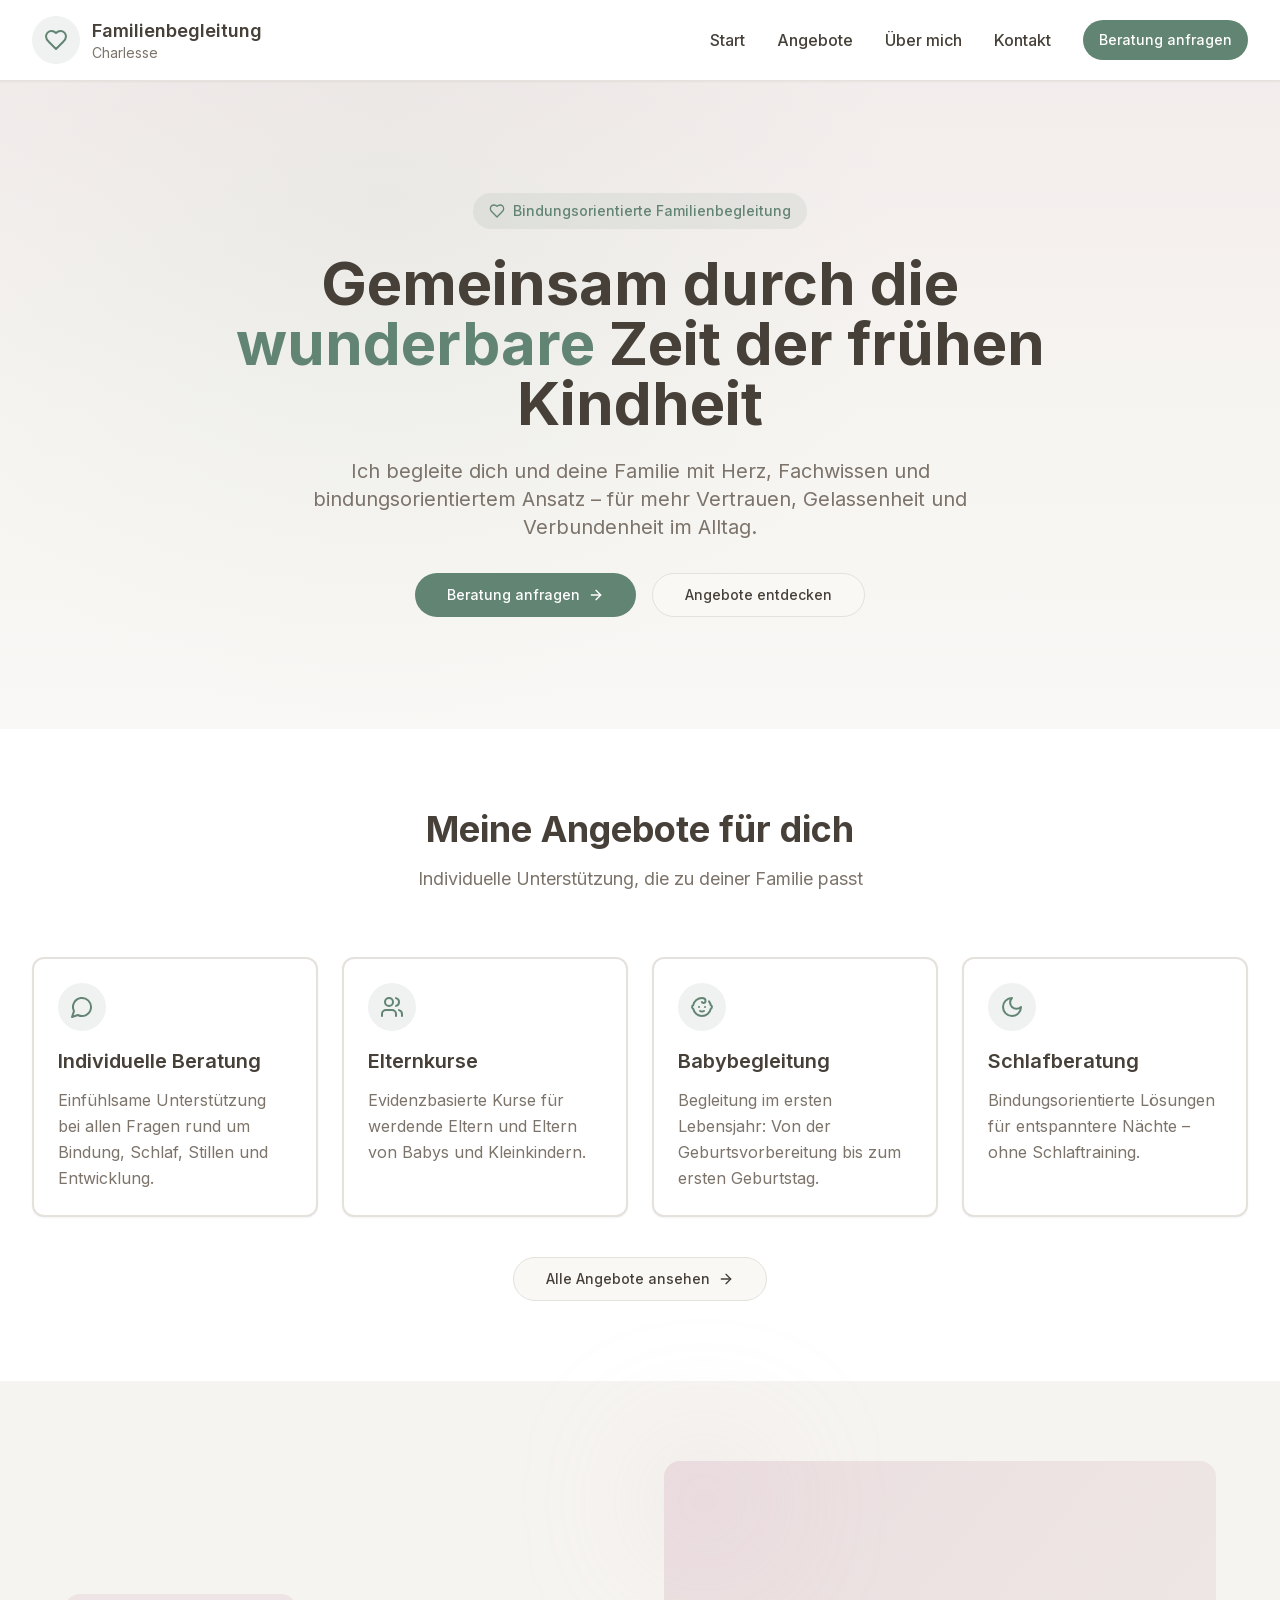
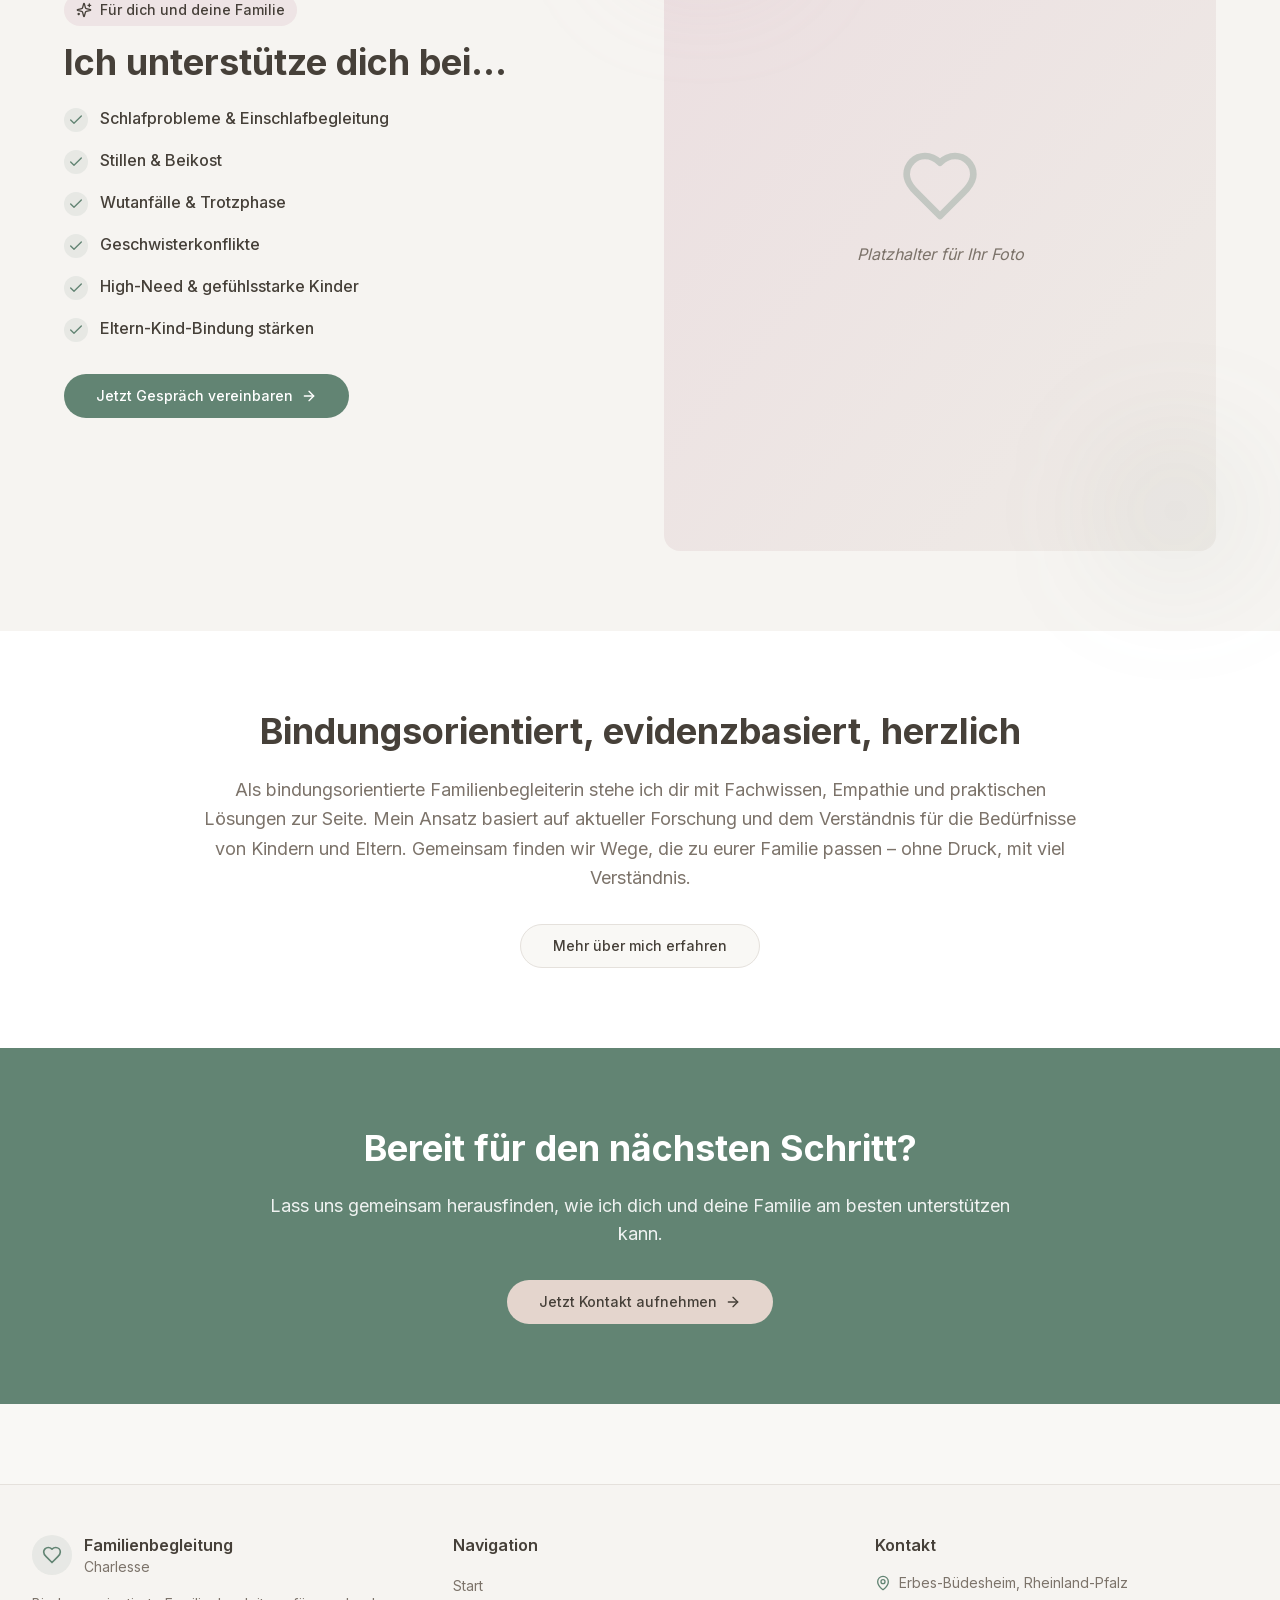
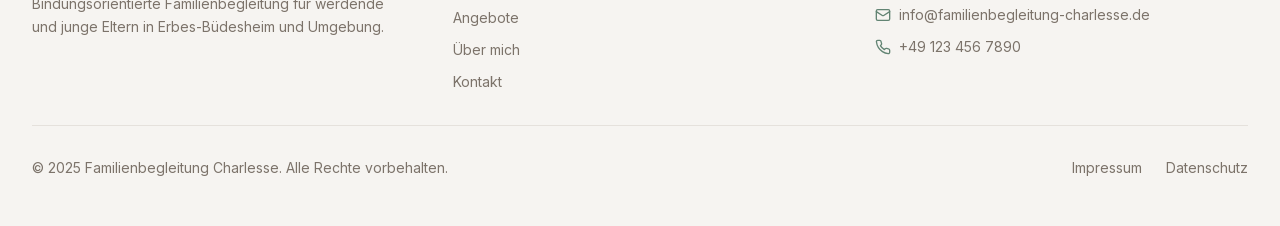
<file: index.html>
<!DOCTYPE html><html lang="de"><head><meta charSet="utf-8"/><meta name="viewport" content="width=device-width, initial-scale=1"/><link rel="stylesheet" href="/_next/static/css/8067dceb47aa7e14.css" data-precedence="next"/><link rel="preload" href="/_next/static/chunks/webpack-11d783ade22bfdb2.js" as="script" fetchPriority="low"/><script src="/_next/static/chunks/fd9d1056-687fa54ed6e6c530.js" async=""></script><script src="/_next/static/chunks/864-4571fdee95097080.js" async=""></script><script src="/_next/static/chunks/main-app-371d7f7c167a70be.js" async=""></script><title>Familienbegleitung Charlesse | Bindungsorientierte Beratung in Erbes-Büdesheim</title><meta name="description" content="Bindungsorientierte Familienbegleitung, Elternberatung und Kurse für Schwangere, Eltern von Babys und Kleinkindern. Professionelle Unterstützung bei Schlaf, Stillen, Wutanfällen und mehr."/><script src="/_next/static/chunks/polyfills-c67a75d1b6f99dc8.js" noModule=""></script></head><body class="__className_f367f3"><nav class="sticky top-0 z-50 bg-white/95 backdrop-blur-sm border-b border-border shadow-sm"><div class="container mx-auto px-4 sm:px-6 lg:px-8"><div class="flex justify-between items-center h-20"><a class="flex items-center gap-3 group" href="/"><div class="w-12 h-12 rounded-full bg-primary/10 flex items-center justify-center group-hover:bg-primary/20 transition-colors"><svg xmlns="http://www.w3.org/2000/svg" width="24" height="24" viewBox="0 0 24 24" fill="none" stroke="currentColor" stroke-width="2" stroke-linecap="round" stroke-linejoin="round" class="lucide lucide-heart w-6 h-6 text-primary"><path d="M19 14c1.49-1.46 3-3.21 3-5.5A5.5 5.5 0 0 0 16.5 3c-1.76 0-3 .5-4.5 2-1.5-1.5-2.74-2-4.5-2A5.5 5.5 0 0 0 2 8.5c0 2.3 1.5 4.05 3 5.5l7 7Z"></path></svg></div><div class="hidden sm:block"><div class="text-lg font-semibold text-foreground">Familienbegleitung</div><div class="text-sm text-muted-foreground -mt-0.5">Charlesse</div></div></a><div class="hidden md:flex items-center gap-8"><a class="text-foreground hover:text-primary transition-colors font-medium" href="/">Start</a><a class="text-foreground hover:text-primary transition-colors font-medium" href="/angebote">Angebote</a><a class="text-foreground hover:text-primary transition-colors font-medium" href="/ueber-mich">Über mich</a><a class="text-foreground hover:text-primary transition-colors font-medium" href="/kontakt">Kontakt</a><a class="inline-flex items-center justify-center whitespace-nowrap text-sm font-medium ring-offset-background transition-colors focus-visible:outline-none focus-visible:ring-2 focus-visible:ring-ring focus-visible:ring-offset-2 disabled:pointer-events-none disabled:opacity-50 bg-primary text-primary-foreground hover:bg-primary/90 h-10 px-4 py-2 rounded-full" href="/kontakt">Beratung anfragen</a></div><button class="md:hidden p-2 rounded-lg hover:bg-muted transition-colors" aria-label="Menu"><svg xmlns="http://www.w3.org/2000/svg" width="24" height="24" viewBox="0 0 24 24" fill="none" stroke="currentColor" stroke-width="2" stroke-linecap="round" stroke-linejoin="round" class="lucide lucide-menu w-6 h-6"><line x1="4" x2="20" y1="12" y2="12"></line><line x1="4" x2="20" y1="6" y2="6"></line><line x1="4" x2="20" y1="18" y2="18"></line></svg></button></div></div></nav><main class="min-h-screen"><div class="flex flex-col"><section class="relative bg-gradient-to-b from-accent/20 via-muted/30 to-background py-20 sm:py-28 overflow-hidden"><div class="absolute inset-0 bg-[radial-gradient(circle_at_30%_20%,rgba(150,180,160,0.1),transparent_50%)]"></div><div class="container mx-auto px-4 sm:px-6 lg:px-8 relative"><div class="max-w-4xl mx-auto text-center"><div class="inline-flex items-center gap-2 bg-primary/10 text-primary px-4 py-2 rounded-full mb-6"><svg xmlns="http://www.w3.org/2000/svg" width="24" height="24" viewBox="0 0 24 24" fill="none" stroke="currentColor" stroke-width="2" stroke-linecap="round" stroke-linejoin="round" class="lucide lucide-heart w-4 h-4"><path d="M19 14c1.49-1.46 3-3.21 3-5.5A5.5 5.5 0 0 0 16.5 3c-1.76 0-3 .5-4.5 2-1.5-1.5-2.74-2-4.5-2A5.5 5.5 0 0 0 2 8.5c0 2.3 1.5 4.05 3 5.5l7 7Z"></path></svg><span class="text-sm font-medium">Bindungsorientierte Familienbegleitung</span></div><h1 class="text-4xl sm:text-5xl lg:text-6xl font-bold text-foreground mb-6 leading-tight">Gemeinsam durch die<!-- --> <span class="text-primary">wunderbare</span> Zeit der frühen Kindheit</h1><p class="text-lg sm:text-xl text-muted-foreground mb-8 leading-relaxed max-w-2xl mx-auto">Ich begleite dich und deine Familie mit Herz, Fachwissen und bindungsorientiertem Ansatz – für mehr Vertrauen, Gelassenheit und Verbundenheit im Alltag.</p><div class="flex flex-col sm:flex-row gap-4 justify-center"><a class="inline-flex items-center justify-center whitespace-nowrap text-sm font-medium ring-offset-background transition-colors focus-visible:outline-none focus-visible:ring-2 focus-visible:ring-ring focus-visible:ring-offset-2 disabled:pointer-events-none disabled:opacity-50 bg-primary text-primary-foreground hover:bg-primary/90 h-11 px-8 rounded-full" href="/kontakt">Beratung anfragen<svg xmlns="http://www.w3.org/2000/svg" width="24" height="24" viewBox="0 0 24 24" fill="none" stroke="currentColor" stroke-width="2" stroke-linecap="round" stroke-linejoin="round" class="lucide lucide-arrow-right ml-2 w-4 h-4"><path d="M5 12h14"></path><path d="m12 5 7 7-7 7"></path></svg></a><a class="inline-flex items-center justify-center whitespace-nowrap text-sm font-medium ring-offset-background transition-colors focus-visible:outline-none focus-visible:ring-2 focus-visible:ring-ring focus-visible:ring-offset-2 disabled:pointer-events-none disabled:opacity-50 border border-input bg-background hover:bg-accent hover:text-accent-foreground h-11 px-8 rounded-full" href="/angebote">Angebote entdecken</a></div></div></div></section><section class="py-20 bg-white"><div class="container mx-auto px-4 sm:px-6 lg:px-8"><div class="text-center mb-16"><h2 class="text-3xl sm:text-4xl font-bold text-foreground mb-4">Meine Angebote für dich</h2><p class="text-lg text-muted-foreground max-w-2xl mx-auto">Individuelle Unterstützung, die zu deiner Familie passt</p></div><div class="grid grid-cols-1 md:grid-cols-2 lg:grid-cols-4 gap-6"><div class="rounded-lg bg-card text-card-foreground shadow-sm border-2 hover:border-primary/50 transition-all hover:shadow-lg group"><div class="p-6"><div class="w-12 h-12 rounded-full bg-primary/10 flex items-center justify-center mb-4 group-hover:bg-primary/20 transition-colors"><svg xmlns="http://www.w3.org/2000/svg" width="24" height="24" viewBox="0 0 24 24" fill="none" stroke="currentColor" stroke-width="2" stroke-linecap="round" stroke-linejoin="round" class="lucide lucide-message-circle w-6 h-6 text-primary"><path d="M7.9 20A9 9 0 1 0 4 16.1L2 22Z"></path></svg></div><h3 class="text-xl font-semibold text-foreground mb-3">Individuelle Beratung</h3><p class="text-muted-foreground leading-relaxed">Einfühlsame Unterstützung bei allen Fragen rund um Bindung, Schlaf, Stillen und Entwicklung.</p></div></div><div class="rounded-lg bg-card text-card-foreground shadow-sm border-2 hover:border-primary/50 transition-all hover:shadow-lg group"><div class="p-6"><div class="w-12 h-12 rounded-full bg-primary/10 flex items-center justify-center mb-4 group-hover:bg-primary/20 transition-colors"><svg xmlns="http://www.w3.org/2000/svg" width="24" height="24" viewBox="0 0 24 24" fill="none" stroke="currentColor" stroke-width="2" stroke-linecap="round" stroke-linejoin="round" class="lucide lucide-users w-6 h-6 text-primary"><path d="M16 21v-2a4 4 0 0 0-4-4H6a4 4 0 0 0-4 4v2"></path><circle cx="9" cy="7" r="4"></circle><path d="M22 21v-2a4 4 0 0 0-3-3.87"></path><path d="M16 3.13a4 4 0 0 1 0 7.75"></path></svg></div><h3 class="text-xl font-semibold text-foreground mb-3">Elternkurse</h3><p class="text-muted-foreground leading-relaxed">Evidenzbasierte Kurse für werdende Eltern und Eltern von Babys und Kleinkindern.</p></div></div><div class="rounded-lg bg-card text-card-foreground shadow-sm border-2 hover:border-primary/50 transition-all hover:shadow-lg group"><div class="p-6"><div class="w-12 h-12 rounded-full bg-primary/10 flex items-center justify-center mb-4 group-hover:bg-primary/20 transition-colors"><svg xmlns="http://www.w3.org/2000/svg" width="24" height="24" viewBox="0 0 24 24" fill="none" stroke="currentColor" stroke-width="2" stroke-linecap="round" stroke-linejoin="round" class="lucide lucide-baby w-6 h-6 text-primary"><path d="M9 12h.01"></path><path d="M15 12h.01"></path><path d="M10 16c.5.3 1.2.5 2 .5s1.5-.2 2-.5"></path><path d="M19 6.3a9 9 0 0 1 1.8 3.9 2 2 0 0 1 0 3.6 9 9 0 0 1-17.6 0 2 2 0 0 1 0-3.6A9 9 0 0 1 12 3c2 0 3.5 1.1 3.5 2.5s-.9 2.5-2 2.5c-.8 0-1.5-.4-1.5-1"></path></svg></div><h3 class="text-xl font-semibold text-foreground mb-3">Babybegleitung</h3><p class="text-muted-foreground leading-relaxed">Begleitung im ersten Lebensjahr: Von der Geburtsvorbereitung bis zum ersten Geburtstag.</p></div></div><div class="rounded-lg bg-card text-card-foreground shadow-sm border-2 hover:border-primary/50 transition-all hover:shadow-lg group"><div class="p-6"><div class="w-12 h-12 rounded-full bg-primary/10 flex items-center justify-center mb-4 group-hover:bg-primary/20 transition-colors"><svg xmlns="http://www.w3.org/2000/svg" width="24" height="24" viewBox="0 0 24 24" fill="none" stroke="currentColor" stroke-width="2" stroke-linecap="round" stroke-linejoin="round" class="lucide lucide-moon w-6 h-6 text-primary"><path d="M12 3a6 6 0 0 0 9 9 9 9 0 1 1-9-9Z"></path></svg></div><h3 class="text-xl font-semibold text-foreground mb-3">Schlafberatung</h3><p class="text-muted-foreground leading-relaxed">Bindungsorientierte Lösungen für entspanntere Nächte – ohne Schlaftraining.</p></div></div></div><div class="text-center mt-10"><a class="inline-flex items-center justify-center whitespace-nowrap text-sm font-medium ring-offset-background transition-colors focus-visible:outline-none focus-visible:ring-2 focus-visible:ring-ring focus-visible:ring-offset-2 disabled:pointer-events-none disabled:opacity-50 border border-input bg-background hover:bg-accent hover:text-accent-foreground h-11 px-8 rounded-full" href="/angebote">Alle Angebote ansehen<svg xmlns="http://www.w3.org/2000/svg" width="24" height="24" viewBox="0 0 24 24" fill="none" stroke="currentColor" stroke-width="2" stroke-linecap="round" stroke-linejoin="round" class="lucide lucide-arrow-right ml-2 w-4 h-4"><path d="M5 12h14"></path><path d="m12 5 7 7-7 7"></path></svg></a></div></div></section><section class="py-20 bg-muted/30"><div class="container mx-auto px-4 sm:px-6 lg:px-8"><div class="max-w-6xl mx-auto"><div class="grid md:grid-cols-2 gap-12 items-center"><div><div class="inline-flex items-center gap-2 bg-accent/30 text-foreground px-3 py-1.5 rounded-full mb-4"><svg xmlns="http://www.w3.org/2000/svg" width="24" height="24" viewBox="0 0 24 24" fill="none" stroke="currentColor" stroke-width="2" stroke-linecap="round" stroke-linejoin="round" class="lucide lucide-sparkles w-4 h-4"><path d="M9.937 15.5A2 2 0 0 0 8.5 14.063l-6.135-1.582a.5.5 0 0 1 0-.962L8.5 9.936A2 2 0 0 0 9.937 8.5l1.582-6.135a.5.5 0 0 1 .963 0L14.063 8.5A2 2 0 0 0 15.5 9.937l6.135 1.581a.5.5 0 0 1 0 .964L15.5 14.063a2 2 0 0 0-1.437 1.437l-1.582 6.135a.5.5 0 0 1-.963 0z"></path><path d="M20 3v4"></path><path d="M22 5h-4"></path><path d="M4 17v2"></path><path d="M5 18H3"></path></svg><span class="text-sm font-medium">Für dich und deine Familie</span></div><h2 class="text-3xl sm:text-4xl font-bold text-foreground mb-6">Ich unterstütze dich bei...</h2><div class="space-y-4"><div class="flex items-start gap-3"><div class="w-6 h-6 rounded-full bg-primary/10 flex items-center justify-center flex-shrink-0 mt-0.5"><svg xmlns="http://www.w3.org/2000/svg" width="24" height="24" viewBox="0 0 24 24" fill="none" stroke="currentColor" stroke-width="2" stroke-linecap="round" stroke-linejoin="round" class="lucide lucide-check w-4 h-4 text-primary"><path d="M20 6 9 17l-5-5"></path></svg></div><p class="text-foreground font-medium">Schlafprobleme &amp; Einschlafbegleitung</p></div><div class="flex items-start gap-3"><div class="w-6 h-6 rounded-full bg-primary/10 flex items-center justify-center flex-shrink-0 mt-0.5"><svg xmlns="http://www.w3.org/2000/svg" width="24" height="24" viewBox="0 0 24 24" fill="none" stroke="currentColor" stroke-width="2" stroke-linecap="round" stroke-linejoin="round" class="lucide lucide-check w-4 h-4 text-primary"><path d="M20 6 9 17l-5-5"></path></svg></div><p class="text-foreground font-medium">Stillen &amp; Beikost</p></div><div class="flex items-start gap-3"><div class="w-6 h-6 rounded-full bg-primary/10 flex items-center justify-center flex-shrink-0 mt-0.5"><svg xmlns="http://www.w3.org/2000/svg" width="24" height="24" viewBox="0 0 24 24" fill="none" stroke="currentColor" stroke-width="2" stroke-linecap="round" stroke-linejoin="round" class="lucide lucide-check w-4 h-4 text-primary"><path d="M20 6 9 17l-5-5"></path></svg></div><p class="text-foreground font-medium">Wutanfälle &amp; Trotzphase</p></div><div class="flex items-start gap-3"><div class="w-6 h-6 rounded-full bg-primary/10 flex items-center justify-center flex-shrink-0 mt-0.5"><svg xmlns="http://www.w3.org/2000/svg" width="24" height="24" viewBox="0 0 24 24" fill="none" stroke="currentColor" stroke-width="2" stroke-linecap="round" stroke-linejoin="round" class="lucide lucide-check w-4 h-4 text-primary"><path d="M20 6 9 17l-5-5"></path></svg></div><p class="text-foreground font-medium">Geschwisterkonflikte</p></div><div class="flex items-start gap-3"><div class="w-6 h-6 rounded-full bg-primary/10 flex items-center justify-center flex-shrink-0 mt-0.5"><svg xmlns="http://www.w3.org/2000/svg" width="24" height="24" viewBox="0 0 24 24" fill="none" stroke="currentColor" stroke-width="2" stroke-linecap="round" stroke-linejoin="round" class="lucide lucide-check w-4 h-4 text-primary"><path d="M20 6 9 17l-5-5"></path></svg></div><p class="text-foreground font-medium">High-Need &amp; gefühlsstarke Kinder</p></div><div class="flex items-start gap-3"><div class="w-6 h-6 rounded-full bg-primary/10 flex items-center justify-center flex-shrink-0 mt-0.5"><svg xmlns="http://www.w3.org/2000/svg" width="24" height="24" viewBox="0 0 24 24" fill="none" stroke="currentColor" stroke-width="2" stroke-linecap="round" stroke-linejoin="round" class="lucide lucide-check w-4 h-4 text-primary"><path d="M20 6 9 17l-5-5"></path></svg></div><p class="text-foreground font-medium">Eltern-Kind-Bindung stärken</p></div></div><a class="inline-flex items-center justify-center whitespace-nowrap text-sm font-medium ring-offset-background transition-colors focus-visible:outline-none focus-visible:ring-2 focus-visible:ring-ring focus-visible:ring-offset-2 disabled:pointer-events-none disabled:opacity-50 bg-primary text-primary-foreground hover:bg-primary/90 h-11 px-8 mt-8 rounded-full" href="/kontakt">Jetzt Gespräch vereinbaren<svg xmlns="http://www.w3.org/2000/svg" width="24" height="24" viewBox="0 0 24 24" fill="none" stroke="currentColor" stroke-width="2" stroke-linecap="round" stroke-linejoin="round" class="lucide lucide-arrow-right ml-2 w-4 h-4"><path d="M5 12h14"></path><path d="m12 5 7 7-7 7"></path></svg></a></div><div class="relative"><div class="aspect-[4/5] rounded-2xl bg-gradient-to-br from-accent/40 to-muted overflow-hidden"><div class="w-full h-full flex items-center justify-center"><div class="text-center p-8"><svg xmlns="http://www.w3.org/2000/svg" width="24" height="24" viewBox="0 0 24 24" fill="none" stroke="currentColor" stroke-width="2" stroke-linecap="round" stroke-linejoin="round" class="lucide lucide-heart w-20 h-20 text-primary/30 mx-auto mb-4"><path d="M19 14c1.49-1.46 3-3.21 3-5.5A5.5 5.5 0 0 0 16.5 3c-1.76 0-3 .5-4.5 2-1.5-1.5-2.74-2-4.5-2A5.5 5.5 0 0 0 2 8.5c0 2.3 1.5 4.05 3 5.5l7 7Z"></path></svg><p class="text-muted-foreground italic">Platzhalter für Ihr Foto</p></div></div></div><div class="absolute -bottom-6 -right-6 w-32 h-32 bg-primary/10 rounded-full blur-3xl"></div><div class="absolute -top-6 -left-6 w-32 h-32 bg-accent/20 rounded-full blur-3xl"></div></div></div></div></div></section><section class="py-20 bg-white"><div class="container mx-auto px-4 sm:px-6 lg:px-8"><div class="max-w-4xl mx-auto text-center"><h2 class="text-3xl sm:text-4xl font-bold text-foreground mb-6">Bindungsorientiert, evidenzbasiert, herzlich</h2><p class="text-lg text-muted-foreground leading-relaxed mb-8">Als bindungsorientierte Familienbegleiterin stehe ich dir mit Fachwissen, Empathie und praktischen Lösungen zur Seite. Mein Ansatz basiert auf aktueller Forschung und dem Verständnis für die Bedürfnisse von Kindern und Eltern. Gemeinsam finden wir Wege, die zu eurer Familie passen – ohne Druck, mit viel Verständnis.</p><a class="inline-flex items-center justify-center whitespace-nowrap text-sm font-medium ring-offset-background transition-colors focus-visible:outline-none focus-visible:ring-2 focus-visible:ring-ring focus-visible:ring-offset-2 disabled:pointer-events-none disabled:opacity-50 border border-input bg-background hover:bg-accent hover:text-accent-foreground h-11 px-8 rounded-full" href="/ueber-mich">Mehr über mich erfahren</a></div></div></section><section class="py-20 bg-primary text-primary-foreground"><div class="container mx-auto px-4 sm:px-6 lg:px-8"><div class="max-w-3xl mx-auto text-center"><h2 class="text-3xl sm:text-4xl font-bold mb-6">Bereit für den nächsten Schritt?</h2><p class="text-lg mb-8 opacity-90">Lass uns gemeinsam herausfinden, wie ich dich und deine Familie am besten unterstützen kann.</p><a class="inline-flex items-center justify-center whitespace-nowrap text-sm font-medium ring-offset-background transition-colors focus-visible:outline-none focus-visible:ring-2 focus-visible:ring-ring focus-visible:ring-offset-2 disabled:pointer-events-none disabled:opacity-50 bg-secondary text-secondary-foreground hover:bg-secondary/80 h-11 px-8 rounded-full" href="/kontakt">Jetzt Kontakt aufnehmen<svg xmlns="http://www.w3.org/2000/svg" width="24" height="24" viewBox="0 0 24 24" fill="none" stroke="currentColor" stroke-width="2" stroke-linecap="round" stroke-linejoin="round" class="lucide lucide-arrow-right ml-2 w-4 h-4"><path d="M5 12h14"></path><path d="m12 5 7 7-7 7"></path></svg></a></div></div></section></div></main><footer class="bg-muted/30 border-t border-border mt-20"><div class="container mx-auto px-4 sm:px-6 lg:px-8 py-12"><div class="grid grid-cols-1 md:grid-cols-3 gap-12 mb-8"><div><div class="flex items-center gap-3 mb-4"><div class="w-10 h-10 rounded-full bg-primary/10 flex items-center justify-center"><svg xmlns="http://www.w3.org/2000/svg" width="24" height="24" viewBox="0 0 24 24" fill="none" stroke="currentColor" stroke-width="2" stroke-linecap="round" stroke-linejoin="round" class="lucide lucide-heart w-5 h-5 text-primary"><path d="M19 14c1.49-1.46 3-3.21 3-5.5A5.5 5.5 0 0 0 16.5 3c-1.76 0-3 .5-4.5 2-1.5-1.5-2.74-2-4.5-2A5.5 5.5 0 0 0 2 8.5c0 2.3 1.5 4.05 3 5.5l7 7Z"></path></svg></div><div><div class="font-semibold text-foreground">Familienbegleitung</div><div class="text-sm text-muted-foreground">Charlesse</div></div></div><p class="text-sm text-muted-foreground leading-relaxed">Bindungsorientierte Familienbegleitung für werdende und junge Eltern in Erbes-Büdesheim und Umgebung.</p></div><div><h3 class="font-semibold text-foreground mb-4">Navigation</h3><ul class="space-y-2"><li><a class="text-sm text-muted-foreground hover:text-primary transition-colors" href="/">Start</a></li><li><a class="text-sm text-muted-foreground hover:text-primary transition-colors" href="/angebote">Angebote</a></li><li><a class="text-sm text-muted-foreground hover:text-primary transition-colors" href="/ueber-mich">Über mich</a></li><li><a class="text-sm text-muted-foreground hover:text-primary transition-colors" href="/kontakt">Kontakt</a></li></ul></div><div><h3 class="font-semibold text-foreground mb-4">Kontakt</h3><ul class="space-y-3"><li class="flex items-start gap-2 text-sm text-muted-foreground"><svg xmlns="http://www.w3.org/2000/svg" width="24" height="24" viewBox="0 0 24 24" fill="none" stroke="currentColor" stroke-width="2" stroke-linecap="round" stroke-linejoin="round" class="lucide lucide-map-pin w-4 h-4 mt-0.5 flex-shrink-0 text-primary"><path d="M20 10c0 4.993-5.539 10.193-7.399 11.799a1 1 0 0 1-1.202 0C9.539 20.193 4 14.993 4 10a8 8 0 0 1 16 0"></path><circle cx="12" cy="10" r="3"></circle></svg><span>Erbes-Büdesheim, Rheinland-Pfalz</span></li><li class="flex items-start gap-2 text-sm text-muted-foreground"><svg xmlns="http://www.w3.org/2000/svg" width="24" height="24" viewBox="0 0 24 24" fill="none" stroke="currentColor" stroke-width="2" stroke-linecap="round" stroke-linejoin="round" class="lucide lucide-mail w-4 h-4 mt-0.5 flex-shrink-0 text-primary"><rect width="20" height="16" x="2" y="4" rx="2"></rect><path d="m22 7-8.97 5.7a1.94 1.94 0 0 1-2.06 0L2 7"></path></svg><a href="mailto:info@familienbegleitung-charlesse.de" class="hover:text-primary transition-colors">info@familienbegleitung-charlesse.de</a></li><li class="flex items-start gap-2 text-sm text-muted-foreground"><svg xmlns="http://www.w3.org/2000/svg" width="24" height="24" viewBox="0 0 24 24" fill="none" stroke="currentColor" stroke-width="2" stroke-linecap="round" stroke-linejoin="round" class="lucide lucide-phone w-4 h-4 mt-0.5 flex-shrink-0 text-primary"><path d="M22 16.92v3a2 2 0 0 1-2.18 2 19.79 19.79 0 0 1-8.63-3.07 19.5 19.5 0 0 1-6-6 19.79 19.79 0 0 1-3.07-8.67A2 2 0 0 1 4.11 2h3a2 2 0 0 1 2 1.72 12.84 12.84 0 0 0 .7 2.81 2 2 0 0 1-.45 2.11L8.09 9.91a16 16 0 0 0 6 6l1.27-1.27a2 2 0 0 1 2.11-.45 12.84 12.84 0 0 0 2.81.7A2 2 0 0 1 22 16.92z"></path></svg><a href="tel:+491234567890" class="hover:text-primary transition-colors">+49 123 456 7890</a></li></ul></div></div><div class="pt-8 border-t border-border"><div class="flex flex-col sm:flex-row justify-between items-center gap-4 text-sm text-muted-foreground"><p>© <!-- -->2025<!-- --> Familienbegleitung Charlesse. Alle Rechte vorbehalten.</p><div class="flex gap-6"><a class="hover:text-primary transition-colors" href="/impressum">Impressum</a><a class="hover:text-primary transition-colors" href="/datenschutz">Datenschutz</a></div></div></div></div></footer><script src="/_next/static/chunks/webpack-11d783ade22bfdb2.js" async=""></script><script>(self.__next_f=self.__next_f||[]).push([0])</script><script>self.__next_f.push([1,"1:HL[\"/_next/static/css/8067dceb47aa7e14.css\",\"style\"]\n0:\"$L2\"\n"])</script><script>self.__next_f.push([1,"3:I{\"id\":6054,\"chunks\":[\"272:static/chunks/webpack-11d783ade22bfdb2.js\",\"971:static/chunks/fd9d1056-687fa54ed6e6c530.js\",\"864:static/chunks/864-4571fdee95097080.js\"],\"name\":\"\",\"async\":false}\n5:I{\"id\":1729,\"chunks\":[\"272:static/chunks/webpack-11d783ade22bfdb2.js\",\"971:static/chunks/fd9d1056-687fa54ed6e6c530.js\",\"864:static/chunks/864-4571fdee95097080.js\"],\"name\":\"\",\"async\":false}\n6:I{\"id\":8136,\"chunks\":[\"724:static/chunks/724-d5968228bf990985.js\",\"801:static/chunks/801-4d81c6954357e90d.js\",\"185:static/chunks"])</script><script>self.__next_f.push([1,"/app/layout-e65b03e1c1ee7f24.js\"],\"name\":\"\",\"async\":false}\n7:I{\"id\":1443,\"chunks\":[\"272:static/chunks/webpack-11d783ade22bfdb2.js\",\"971:static/chunks/fd9d1056-687fa54ed6e6c530.js\",\"864:static/chunks/864-4571fdee95097080.js\"],\"name\":\"\",\"async\":false}\n8:I{\"id\":8639,\"chunks\":[\"272:static/chunks/webpack-11d783ade22bfdb2.js\",\"971:static/chunks/fd9d1056-687fa54ed6e6c530.js\",\"864:static/chunks/864-4571fdee95097080.js\"],\"name\":\"\",\"async\":false}\na:I{\"id\":4724,\"chunks\":[\"724:static/chunks/724-d5968228bf990985.js\",\"93"])</script><script>self.__next_f.push([1,"1:static/chunks/app/page-07fffd37a7f5b3d4.js\"],\"name\":\"\",\"async\":false}\n"])</script><script>self.__next_f.push([1,"2:[[[\"$\",\"link\",\"0\",{\"rel\":\"stylesheet\",\"href\":\"/_next/static/css/8067dceb47aa7e14.css\",\"precedence\":\"next\"}]],[\"$\",\"$L3\",null,{\"buildId\":\"Eh8JF249GHW5HDn59SzcC\",\"assetPrefix\":\"\",\"initialCanonicalUrl\":\"/\",\"initialTree\":[\"\",{\"children\":[\"__PAGE__\",{}]},\"$undefined\",\"$undefined\",true],\"initialHead\":[false,\"$L4\"],\"globalErrorComponent\":\"$5\",\"children\":[null,[\"$\",\"html\",null,{\"lang\":\"de\",\"children\":[\"$\",\"body\",null,{\"className\":\"__className_f367f3\",\"children\":[[\"$\",\"$L6\",null,{}],[\"$\",\"main\",null,{\"className\":\"min-h-screen\",\"children\":[\"$\",\"$L7\",null,{\"parallelRouterKey\":\"children\",\"segmentPath\":[\"children\"],\"loading\":\"$undefined\",\"loadingStyles\":\"$undefined\",\"hasLoading\":false,\"error\":\"$undefined\",\"errorStyles\":\"$undefined\",\"template\":[\"$\",\"$L8\",null,{}],\"templateStyles\":\"$undefined\",\"notFound\":[[\"$\",\"title\",null,{\"children\":\"404: This page could not be found.\"}],[\"$\",\"div\",null,{\"style\":{\"fontFamily\":\"system-ui,\\\"Segoe UI\\\",Roboto,Helvetica,Arial,sans-serif,\\\"Apple Color Emoji\\\",\\\"Segoe UI Emoji\\\"\",\"height\":\"100vh\",\"textAlign\":\"center\",\"display\":\"flex\",\"flexDirection\":\"column\",\"alignItems\":\"center\",\"justifyContent\":\"center\"},\"children\":[\"$\",\"div\",null,{\"children\":[[\"$\",\"style\",null,{\"dangerouslySetInnerHTML\":{\"__html\":\"body{color:#000;background:#fff;margin:0}.next-error-h1{border-right:1px solid rgba(0,0,0,.3)}@media (prefers-color-scheme:dark){body{color:#fff;background:#000}.next-error-h1{border-right:1px solid rgba(255,255,255,.3)}}\"}}],[\"$\",\"h1\",null,{\"className\":\"next-error-h1\",\"style\":{\"display\":\"inline-block\",\"margin\":\"0 20px 0 0\",\"padding\":\"0 23px 0 0\",\"fontSize\":24,\"fontWeight\":500,\"verticalAlign\":\"top\",\"lineHeight\":\"49px\"},\"children\":\"404\"}],[\"$\",\"div\",null,{\"style\":{\"display\":\"inline-block\"},\"children\":[\"$\",\"h2\",null,{\"style\":{\"fontSize\":14,\"fontWeight\":400,\"lineHeight\":\"49px\",\"margin\":0},\"children\":\"This page could not be found.\"}]}]]}]}]],\"notFoundStyles\":[],\"childProp\":{\"current\":[\"$L9\",[\"$\",\"div\",null,{\"className\":\"flex flex-col\",\"children\":[[\"$\",\"section\",null,{\"className\":\"relative bg-gradient-to-b from-accent/20 via-muted/30 to-background py-20 sm:py-28 overflow-hidden\",\"children\":[[\"$\",\"div\",null,{\"className\":\"absolute inset-0 bg-[radial-gradient(circle_at_30%_20%,rgba(150,180,160,0.1),transparent_50%)]\"}],[\"$\",\"div\",null,{\"className\":\"container mx-auto px-4 sm:px-6 lg:px-8 relative\",\"children\":[\"$\",\"div\",null,{\"className\":\"max-w-4xl mx-auto text-center\",\"children\":[[\"$\",\"div\",null,{\"className\":\"inline-flex items-center gap-2 bg-primary/10 text-primary px-4 py-2 rounded-full mb-6\",\"children\":[[\"$\",\"svg\",null,{\"xmlns\":\"http://www.w3.org/2000/svg\",\"width\":24,\"height\":24,\"viewBox\":\"0 0 24 24\",\"fill\":\"none\",\"stroke\":\"currentColor\",\"strokeWidth\":2,\"strokeLinecap\":\"round\",\"strokeLinejoin\":\"round\",\"className\":\"lucide lucide-heart w-4 h-4\",\"children\":[[\"$\",\"path\",\"c3ymky\",{\"d\":\"M19 14c1.49-1.46 3-3.21 3-5.5A5.5 5.5 0 0 0 16.5 3c-1.76 0-3 .5-4.5 2-1.5-1.5-2.74-2-4.5-2A5.5 5.5 0 0 0 2 8.5c0 2.3 1.5 4.05 3 5.5l7 7Z\"}],\"$undefined\"]}],[\"$\",\"span\",null,{\"className\":\"text-sm font-medium\",\"children\":\"Bindungsorientierte Familienbegleitung\"}]]}],[\"$\",\"h1\",null,{\"className\":\"text-4xl sm:text-5xl lg:text-6xl font-bold text-foreground mb-6 leading-tight\",\"children\":[\"Gemeinsam durch die\",\" \",[\"$\",\"span\",null,{\"className\":\"text-primary\",\"children\":\"wunderbare\"}],\" Zeit der frühen Kindheit\"]}],[\"$\",\"p\",null,{\"className\":\"text-lg sm:text-xl text-muted-foreground mb-8 leading-relaxed max-w-2xl mx-auto\",\"children\":\"Ich begleite dich und deine Familie mit Herz, Fachwissen und bindungsorientiertem Ansatz – für mehr Vertrauen, Gelassenheit und Verbundenheit im Alltag.\"}],[\"$\",\"div\",null,{\"className\":\"flex flex-col sm:flex-row gap-4 justify-center\",\"children\":[[\"$\",\"$La\",null,{\"href\":\"/kontakt\",\"children\":[\"Beratung anfragen\",[\"$\",\"svg\",null,{\"xmlns\":\"http://www.w3.org/2000/svg\",\"width\":24,\"height\":24,\"viewBox\":\"0 0 24 24\",\"fill\":\"none\",\"stroke\":\"currentColor\",\"strokeWidth\":2,\"strokeLinecap\":\"round\",\"strokeLinejoin\":\"round\",\"className\":\"lucide lucide-arrow-right ml-2 w-4 h-4\",\"children\":[[\"$\",\"path\",\"1ays0h\",{\"d\":\"M5 12h14\"}],[\"$\",\"path\",\"xquz4c\",{\"d\":\"m12 5 7 7-7 7\"}],\"$undefined\"]}]],\"className\":\"inline-flex items-center justify-center whitespace-nowrap text-sm font-medium ring-offset-background transition-colors focus-visible:outline-none focus-visible:ring-2 focus-visible:ring-ring focus-visible:ring-offset-2 disabled:pointer-events-none disabled:opacity-50 bg-primary text-primary-foreground hover:bg-primary/90 h-11 px-8 rounded-full\"}],[\"$\",\"$La\",null,{\"href\":\"/angebote\",\"children\":\"Angebote entdecken\",\"className\":\"inline-flex items-center justify-center whitespace-nowrap text-sm font-medium ring-offset-background transition-colors focus-visible:outline-none focus-visible:ring-2 focus-visible:ring-ring focus-visible:ring-offset-2 disabled:pointer-events-none disabled:opacity-50 border border-input bg-background hover:bg-accent hover:text-accent-foreground h-11 px-8 rounded-full\"}]]}]]}]}]]}],[\"$\",\"section\",null,{\"className\":\"py-20 bg-white\",\"children\":[\"$\",\"div\",null,{\"className\":\"container mx-auto px-4 sm:px-6 lg:px-8\",\"children\":[[\"$\",\"div\",null,{\"className\":\"text-center mb-16\",\"children\":[[\"$\",\"h2\",null,{\"className\":\"text-3xl sm:text-4xl font-bold text-foreground mb-4\",\"children\":\"Meine Angebote für dich\"}],[\"$\",\"p\",null,{\"className\":\"text-lg text-muted-foreground max-w-2xl mx-auto\",\"children\":\"Individuelle Unterstützung, die zu deiner Familie passt\"}]]}],[\"$\",\"div\",null,{\"className\":\"grid grid-cols-1 md:grid-cols-2 lg:grid-cols-4 gap-6\",\"children\":[[\"$\",\"div\",null,{\"className\":\"rounded-lg bg-card text-card-foreground shadow-sm border-2 hover:border-primary/50 transition-all hover:shadow-lg group\",\"children\":[\"$\",\"div\",null,{\"className\":\"p-6\",\"children\":[[\"$\",\"div\",null,{\"className\":\"w-12 h-12 rounded-full bg-primary/10 flex items-center justify-center mb-4 group-hover:bg-primary/20 transition-colors\",\"children\":[\"$\",\"svg\",null,{\"xmlns\":\"http://www.w3.org/2000/svg\",\"width\":24,\"height\":24,\"viewBox\":\"0 0 24 24\",\"fill\":\"none\",\"stroke\":\"currentColor\",\"strokeWidth\":2,\"strokeLinecap\":\"round\",\"strokeLinejoin\":\"round\",\"className\":\"lucide lucide-message-circle w-6 h-6 text-primary\",\"children\":[[\"$\",\"path\",\"vv11sd\",{\"d\":\"M7.9 20A9 9 0 1 0 4 16.1L2 22Z\"}],\"$undefined\"]}]}],[\"$\",\"h3\",null,{\"className\":\"text-xl font-semibold text-foreground mb-3\",\"children\":\"Individuelle Beratung\"}],[\"$\",\"p\",null,{\"className\":\"text-muted-foreground leading-relaxed\",\"children\":\"Einfühlsame Unterstützung bei allen Fragen rund um Bindung, Schlaf, Stillen und Entwicklung.\"}]]}]}],[\"$\",\"div\",null,{\"className\":\"rounded-lg bg-card text-card-foreground shadow-sm border-2 hover:border-primary/50 transition-all hover:shadow-lg group\",\"children\":[\"$\",\"div\",null,{\"className\":\"p-6\",\"children\":[[\"$\",\"div\",null,{\"className\":\"w-12 h-12 rounded-full bg-primary/10 flex items-center justify-center mb-4 group-hover:bg-primary/20 transition-colors\",\"children\":[\"$\",\"svg\",null,{\"xmlns\":\"http://www.w3.org/2000/svg\",\"width\":24,\"height\":24,\"viewBox\":\"0 0 24 24\",\"fill\":\"none\",\"stroke\":\"currentColor\",\"strokeWidth\":2,\"strokeLinecap\":\"round\",\"strokeLinejoin\":\"round\",\"className\":\"lucide lucide-users w-6 h-6 text-primary\",\"children\":[[\"$\",\"path\",\"1yyitq\",{\"d\":\"M16 21v-2a4 4 0 0 0-4-4H6a4 4 0 0 0-4 4v2\"}],[\"$\",\"circle\",\"nufk8\",{\"cx\":\"9\",\"cy\":\"7\",\"r\":\"4\"}],[\"$\",\"path\",\"kshegd\",{\"d\":\"M22 21v-2a4 4 0 0 0-3-3.87\"}],[\"$\",\"path\",\"1da9ce\",{\"d\":\"M16 3.13a4 4 0 0 1 0 7.75\"}],\"$undefined\"]}]}],[\"$\",\"h3\",null,{\"className\":\"text-xl font-semibold text-foreground mb-3\",\"children\":\"Elternkurse\"}],[\"$\",\"p\",null,{\"className\":\"text-muted-foreground leading-relaxed\",\"children\":\"Evidenzbasierte Kurse für werdende Eltern und Eltern von Babys und Kleinkindern.\"}]]}]}],[\"$\",\"div\",null,{\"className\":\"rounded-lg bg-card text-card-foreground shadow-sm border-2 hover:border-primary/50 transition-all hover:shadow-lg group\",\"children\":[\"$\",\"div\",null,{\"className\":\"p-6\",\"children\":[[\"$\",\"div\",null,{\"className\":\"w-12 h-12 rounded-full bg-primary/10 flex items-center justify-center mb-4 group-hover:bg-primary/20 transition-colors\",\"children\":[\"$\",\"svg\",null,{\"xmlns\":\"http://www.w3.org/2000/svg\",\"width\":24,\"height\":24,\"viewBox\":\"0 0 24 24\",\"fill\":\"none\",\"stroke\":\"currentColor\",\"strokeWidth\":2,\"strokeLinecap\":\"round\",\"strokeLinejoin\":\"round\",\"className\":\"lucide lucide-baby w-6 h-6 text-primary\",\"children\":[[\"$\",\"path\",\"157uk2\",{\"d\":\"M9 12h.01\"}],[\"$\",\"path\",\"1k8ypt\",{\"d\":\"M15 12h.01\"}],[\"$\",\"path\",\"1u7htd\",{\"d\":\"M10 16c.5.3 1.2.5 2 .5s1.5-.2 2-.5\"}],[\"$\",\"path\",\"5yv0yz\",{\"d\":\"M19 6.3a9 9 0 0 1 1.8 3.9 2 2 0 0 1 0 3.6 9 9 0 0 1-17.6 0 2 2 0 0 1 0-3.6A9 9 0 0 1 12 3c2 0 3.5 1.1 3.5 2.5s-.9 2.5-2 2.5c-.8 0-1.5-.4-1.5-1\"}],\"$undefined\"]}]}],[\"$\",\"h3\",null,{\"className\":\"text-xl font-semibold text-foreground mb-3\",\"children\":\"Babybegleitung\"}],[\"$\",\"p\",null,{\"className\":\"text-muted-foreground leading-relaxed\",\"children\":\"Begleitung im ersten Lebensjahr: Von der Geburtsvorbereitung bis zum ersten Geburtstag.\"}]]}]}],[\"$\",\"div\",null,{\"className\":\"rounded-lg bg-card text-card-foreground shadow-sm border-2 hover:border-primary/50 transition-all hover:shadow-lg group\",\"children\":[\"$\",\"div\",null,{\"className\":\"p-6\",\"children\":[[\"$\",\"div\",null,{\"className\":\"w-12 h-12 rounded-full bg-primary/10 flex items-center justify-center mb-4 group-hover:bg-primary/20 transition-colors\",\"children\":[\"$\",\"svg\",null,{\"xmlns\":\"http://www.w3.org/2000/svg\",\"width\":24,\"height\":24,\"viewBox\":\"0 0 24 24\",\"fill\":\"none\",\"stroke\":\"currentColor\",\"strokeWidth\":2,\"strokeLinecap\":\"round\",\"strokeLinejoin\":\"round\",\"className\":\"lucide lucide-moon w-6 h-6 text-primary\",\"children\":[[\"$\",\"path\",\"a7tn18\",{\"d\":\"M12 3a6 6 0 0 0 9 9 9 9 0 1 1-9-9Z\"}],\"$undefined\"]}]}],[\"$\",\"h3\",null,{\"className\":\"text-xl font-semibold text-foreground mb-3\",\"children\":\"Schlafberatung\"}],[\"$\",\"p\",null,{\"className\":\"text-muted-foreground leading-relaxed\",\"children\":\"Bindungsorientierte Lösungen für entspanntere Nächte – ohne Schlaftraining.\"}]]}]}]]}],[\"$\",\"div\",null,{\"className\":\"text-center mt-10\",\"children\":[\"$\",\"$La\",null,{\"href\":\"/angebote\",\"children\":[\"Alle Angebote ansehen\",[\"$\",\"svg\",null,{\"xmlns\":\"http://www.w3.org/2000/svg\",\"width\":24,\"height\":24,\"viewBox\":\"0 0 24 24\",\"fill\":\"none\",\"stroke\":\"currentColor\",\"strokeWidth\":2,\"strokeLinecap\":\"round\",\"strokeLinejoin\":\"round\",\"className\":\"lucide lucide-arrow-right ml-2 w-4 h-4\",\"children\":[[\"$\",\"path\",\"1ays0h\",{\"d\":\"M5 12h14\"}],[\"$\",\"path\",\"xquz4c\",{\"d\":\"m12 5 7 7-7 7\"}],\"$undefined\"]}]],\"className\":\"inline-flex items-center justify-center whitespace-nowrap text-sm font-medium ring-offset-background transition-colors focus-visible:outline-none focus-visible:ring-2 focus-visible:ring-ring focus-visible:ring-offset-2 disabled:pointer-events-none disabled:opacity-50 border border-input bg-background hover:bg-accent hover:text-accent-foreground h-11 px-8 rounded-full\"}]}]]}]}],[\"$\",\"section\",null,{\"className\":\"py-20 bg-muted/30\",\"children\":[\"$\",\"div\",null,{\"className\":\"container mx-auto px-4 sm:px-6 lg:px-8\",\"children\":[\"$\",\"div\",null,{\"className\":\"max-w-6xl mx-auto\",\"children\":[\"$\",\"div\",null,{\"className\":\"grid md:grid-cols-2 gap-12 items-center\",\"children\":[[\"$\",\"div\",null,{\"children\":[[\"$\",\"div\",null,{\"className\":\"inline-flex items-center gap-2 bg-accent/30 text-foreground px-3 py-1.5 rounded-full mb-4\",\"children\":[[\"$\",\"svg\",null,{\"xmlns\":\"http://www.w3.org/2000/svg\",\"width\":24,\"height\":24,\"viewBox\":\"0 0 24 24\",\"fill\":\"none\",\"stroke\":\"currentColor\",\"strokeWidth\":2,\"strokeLinecap\":\"round\",\"strokeLinejoin\":\"round\",\"className\":\"lucide lucide-sparkles w-4 h-4\",\"children\":[[\"$\",\"path\",\"4pj2yx\",{\"d\":\"M9.937 15.5A2 2 0 0 0 8.5 14.063l-6.135-1.582a.5.5 0 0 1 0-.962L8.5 9.936A2 2 0 0 0 9.937 8.5l1.582-6.135a.5.5 0 0 1 .963 0L14.063 8.5A2 2 0 0 0 15.5 9.937l6.135 1.581a.5.5 0 0 1 0 .964L15.5 14.063a2 2 0 0 0-1.437 1.437l-1.582 6.135a.5.5 0 0 1-.963 0z\"}],[\"$\",\"path\",\"1olli1\",{\"d\":\"M20 3v4\"}],[\"$\",\"path\",\"1gvqau\",{\"d\":\"M22 5h-4\"}],[\"$\",\"path\",\"vumght\",{\"d\":\"M4 17v2\"}],[\"$\",\"path\",\"zchphs\",{\"d\":\"M5 18H3\"}],\"$undefined\"]}],[\"$\",\"span\",null,{\"className\":\"text-sm font-medium\",\"children\":\"Für dich und deine Familie\"}]]}],[\"$\",\"h2\",null,{\"className\":\"text-3xl sm:text-4xl font-bold text-foreground mb-6\",\"children\":\"Ich unterstütze dich bei...\"}],[\"$\",\"div\",null,{\"className\":\"space-y-4\",\"children\":[[\"$\",\"div\",\"0\",{\"className\":\"flex items-start gap-3\",\"children\":[[\"$\",\"div\",null,{\"className\":\"w-6 h-6 rounded-full bg-primary/10 flex items-center justify-center flex-shrink-0 mt-0.5\",\"children\":[\"$\",\"svg\",null,{\"xmlns\":\"http://www.w3.org/2000/svg\",\"width\":24,\"height\":24,\"viewBox\":\"0 0 24 24\",\"fill\":\"none\",\"stroke\":\"currentColor\",\"strokeWidth\":2,\"strokeLinecap\":\"round\",\"strokeLinejoin\":\"round\",\"className\":\"lucide lucide-check w-4 h-4 text-primary\",\"children\":[[\"$\",\"path\",\"1gmf2c\",{\"d\":\"M20 6 9 17l-5-5\"}],\"$undefined\"]}]}],[\"$\",\"p\",null,{\"className\":\"text-foreground font-medium\",\"children\":\"Schlafprobleme \u0026 Einschlafbegleitung\"}]]}],[\"$\",\"div\",\"1\",{\"className\":\"flex items-start gap-3\",\"children\":[[\"$\",\"div\",null,{\"className\":\"w-6 h-6 rounded-full bg-primary/10 flex items-center justify-center flex-shrink-0 mt-0.5\",\"children\":[\"$\",\"svg\",null,{\"xmlns\":\"http://www.w3.org/2000/svg\",\"width\":24,\"height\":24,\"viewBox\":\"0 0 24 24\",\"fill\":\"none\",\"stroke\":\"currentColor\",\"strokeWidth\":2,\"strokeLinecap\":\"round\",\"strokeLinejoin\":\"round\",\"className\":\"lucide lucide-check w-4 h-4 text-primary\",\"children\":[[\"$\",\"path\",\"1gmf2c\",{\"d\":\"M20 6 9 17l-5-5\"}],\"$undefined\"]}]}],[\"$\",\"p\",null,{\"className\":\"text-foreground font-medium\",\"children\":\"Stillen \u0026 Beikost\"}]]}],[\"$\",\"div\",\"2\",{\"className\":\"flex items-start gap-3\",\"children\":[[\"$\",\"div\",null,{\"className\":\"w-6 h-6 rounded-full bg-primary/10 flex items-center justify-center flex-shrink-0 mt-0.5\",\"children\":[\"$\",\"svg\",null,{\"xmlns\":\"http://www.w3.org/2000/svg\",\"width\":24,\"height\":24,\"viewBox\":\"0 0 24 24\",\"fill\":\"none\",\"stroke\":\"currentColor\",\"strokeWidth\":2,\"strokeLinecap\":\"round\",\"strokeLinejoin\":\"round\",\"className\":\"lucide lucide-check w-4 h-4 text-primary\",\"children\":[[\"$\",\"path\",\"1gmf2c\",{\"d\":\"M20 6 9 17l-5-5\"}],\"$undefined\"]}]}],[\"$\",\"p\",null,{\"className\":\"text-foreground font-medium\",\"children\":\"Wutanfälle \u0026 Trotzphase\"}]]}],[\"$\",\"div\",\"3\",{\"className\":\"flex items-start gap-3\",\"children\":[[\"$\",\"div\",null,{\"className\":\"w-6 h-6 rounded-full bg-primary/10 flex items-center justify-center flex-shrink-0 mt-0.5\",\"children\":[\"$\",\"svg\",null,{\"xmlns\":\"http://www.w3.org/2000/svg\",\"width\":24,\"height\":24,\"viewBox\":\"0 0 24 24\",\"fill\":\"none\",\"stroke\":\"currentColor\",\"strokeWidth\":2,\"strokeLinecap\":\"round\",\"strokeLinejoin\":\"round\",\"className\":\"lucide lucide-check w-4 h-4 text-primary\",\"children\":[[\"$\",\"path\",\"1gmf2c\",{\"d\":\"M20 6 9 17l-5-5\"}],\"$undefined\"]}]}],[\"$\",\"p\",null,{\"className\":\"text-foreground font-medium\",\"children\":\"Geschwisterkonflikte\"}]]}],[\"$\",\"div\",\"4\",{\"className\":\"flex items-start gap-3\",\"children\":[[\"$\",\"div\",null,{\"className\":\"w-6 h-6 rounded-full bg-primary/10 flex items-center justify-center flex-shrink-0 mt-0.5\",\"children\":[\"$\",\"svg\",null,{\"xmlns\":\"http://www.w3.org/2000/svg\",\"width\":24,\"height\":24,\"viewBox\":\"0 0 24 24\",\"fill\":\"none\",\"stroke\":\"currentColor\",\"strokeWidth\":2,\"strokeLinecap\":\"round\",\"strokeLinejoin\":\"round\",\"className\":\"lucide lucide-check w-4 h-4 text-primary\",\"children\":[[\"$\",\"path\",\"1gmf2c\",{\"d\":\"M20 6 9 17l-5-5\"}],\"$undefined\"]}]}],[\"$\",\"p\",null,{\"className\":\"text-foreground font-medium\",\"children\":\"High-Need \u0026 gefühlsstarke Kinder\"}]]}],[\"$\",\"div\",\"5\",{\"className\":\"flex items-start gap-3\",\"children\":[[\"$\",\"div\",null,{\"className\":\"w-6 h-6 rounded-full bg-primary/10 flex items-center justify-center flex-shrink-0 mt-0.5\",\"children\":[\"$\",\"svg\",null,{\"xmlns\":\"http://www.w3.org/2000/svg\",\"width\":24,\"height\":24,\"viewBox\":\"0 0 24 24\",\"fill\":\"none\",\"stroke\":\"currentColor\",\"strokeWidth\":2,\"strokeLinecap\":\"round\",\"strokeLinejoin\":\"round\",\"className\":\"lucide lucide-check w-4 h-4 text-primary\",\"children\":[[\"$\",\"path\",\"1gmf2c\",{\"d\":\"M20 6 9 17l-5-5\"}],\"$undefined\"]}]}],[\"$\",\"p\",null,{\"className\":\"text-foreground font-medium\",\"children\":\"Eltern-Kind-Bindung stärken\"}]]}]]}],[\"$\",\"$La\",null,{\"href\":\"/kontakt\",\"children\":[\"Jetzt Gespräch vereinbaren\",[\"$\",\"svg\",null,{\"xmlns\":\"http://www.w3.org/2000/svg\",\"width\":24,\"height\":24,\"viewBox\":\"0 0 24 24\",\"fill\":\"none\",\"stroke\":\"currentColor\",\"strokeWidth\":2,\"strokeLinecap\":\"round\",\"strokeLinejoin\":\"round\",\"className\":\"lucide lucide-arrow-right ml-2 w-4 h-4\",\"children\":[[\"$\",\"path\",\"1ays0h\",{\"d\":\"M5 12h14\"}],[\"$\",\"path\",\"xquz4c\",{\"d\":\"m12 5 7 7-7 7\"}],\"$undefined\"]}]],\"className\":\"inline-flex items-center justify-center whitespace-nowrap text-sm font-medium ring-offset-background transition-colors focus-visible:outline-none focus-visible:ring-2 focus-visible:ring-ring focus-visible:ring-offset-2 disabled:pointer-events-none disabled:opacity-50 bg-primary text-primary-foreground hover:bg-primary/90 h-11 px-8 mt-8 rounded-full\"}]]}],[\"$\",\"div\",null,{\"className\":\"relative\",\"children\":[[\"$\",\"div\",null,{\"className\":\"aspect-[4/5] rounded-2xl bg-gradient-to-br from-accent/40 to-muted overflow-hidden\",\"children\":[\"$\",\"div\",null,{\"className\":\"w-full h-full flex items-center justify-center\",\"children\":[\"$\",\"div\",null,{\"className\":\"text-center p-8\",\"children\":[[\"$\",\"svg\",null,{\"xmlns\":\"http://www.w3.org/2000/svg\",\"width\":24,\"height\":24,\"viewBox\":\"0 0 24 24\",\"fill\":\"none\",\"stroke\":\"currentColor\",\"strokeWidth\":2,\"strokeLinecap\":\"round\",\"strokeLinejoin\":\"round\",\"className\":\"lucide lucide-heart w-20 h-20 text-primary/30 mx-auto mb-4\",\"children\":[[\"$\",\"path\",\"c3ymky\",{\"d\":\"M19 14c1.49-1.46 3-3.21 3-5.5A5.5 5.5 0 0 0 16.5 3c-1.76 0-3 .5-4.5 2-1.5-1.5-2.74-2-4.5-2A5.5 5.5 0 0 0 2 8.5c0 2.3 1.5 4.05 3 5.5l7 7Z\"}],\"$undefined\"]}],[\"$\",\"p\",null,{\"className\":\"text-muted-foreground italic\",\"children\":\"Platzhalter für Ihr Foto\"}]]}]}]}],[\"$\",\"div\",null,{\"className\":\"absolute -bottom-6 -right-6 w-32 h-32 bg-primary/10 rounded-full blur-3xl\"}],[\"$\",\"div\",null,{\"className\":\"absolute -top-6 -left-6 w-32 h-32 bg-accent/20 rounded-full blur-3xl\"}]]}]]}]}]}]}],[\"$\",\"section\",null,{\"className\":\"py-20 bg-white\",\"children\":[\"$\",\"div\",null,{\"className\":\"container mx-auto px-4 sm:px-6 lg:px-8\",\"children\":[\"$\",\"div\",null,{\"className\":\"max-w-4xl mx-auto text-center\",\"children\":[[\"$\",\"h2\",null,{\"className\":\"text-3xl sm:text-4xl font-bold text-foreground mb-6\",\"children\":\"Bindungsorientiert, evidenzbasiert, herzlich\"}],[\"$\",\"p\",null,{\"className\":\"text-lg text-muted-foreground leading-relaxed mb-8\",\"children\":\"Als bindungsorientierte Familienbegleiterin stehe ich dir mit Fachwissen, Empathie und praktischen Lösungen zur Seite. Mein Ansatz basiert auf aktueller Forschung und dem Verständnis für die Bedürfnisse von Kindern und Eltern. Gemeinsam finden wir Wege, die zu eurer Familie passen – ohne Druck, mit viel Verständnis.\"}],[\"$\",\"$La\",null,{\"href\":\"/ueber-mich\",\"children\":\"Mehr über mich erfahren\",\"className\":\"inline-flex items-center justify-center whitespace-nowrap text-sm font-medium ring-offset-background transition-colors focus-visible:outline-none focus-visible:ring-2 focus-visible:ring-ring focus-visible:ring-offset-2 disabled:pointer-events-none disabled:opacity-50 border border-input bg-background hover:bg-accent hover:text-accent-foreground h-11 px-8 rounded-full\"}]]}]}]}],[\"$\",\"section\",null,{\"className\":\"py-20 bg-primary text-primary-foreground\",\"children\":[\"$\",\"div\",null,{\"className\":\"container mx-auto px-4 sm:px-6 lg:px-8\",\"children\":[\"$\",\"div\",null,{\"className\":\"max-w-3xl mx-auto text-center\",\"children\":[[\"$\",\"h2\",null,{\"className\":\"text-3xl sm:text-4xl font-bold mb-6\",\"children\":\"Bereit für den nächsten Schritt?\"}],[\"$\",\"p\",null,{\"className\":\"text-lg mb-8 opacity-90\",\"children\":\"Lass uns gemeinsam herausfinden, wie ich dich und deine Familie am besten unterstützen kann.\"}],[\"$\",\"$La\",null,{\"href\":\"/kontakt\",\"children\":[\"Jetzt Kontakt aufnehmen\",[\"$\",\"svg\",null,{\"xmlns\":\"http://www.w3.org/2000/svg\",\"width\":24,\"height\":24,\"viewBox\":\"0 0 24 24\",\"fill\":\"none\",\"stroke\":\"currentColor\",\"strokeWidth\":2,\"strokeLinecap\":\"round\",\"strokeLinejoin\":\"round\",\"className\":\"lucide lucide-arrow-right ml-2 w-4 h-4\",\"children\":[[\"$\",\"path\",\"1ays0h\",{\"d\":\"M5 12h14\"}],[\"$\",\"path\",\"xquz4c\",{\"d\":\"m12 5 7 7-7 7\"}],\"$undefined\"]}]],\"className\":\"inline-flex items-center justify-center whitespace-nowrap text-sm font-medium ring-offset-background transition-colors focus-visible:outline-none focus-visible:ring-2 focus-visible:ring-ring focus-visible:ring-offset-2 disabled:pointer-events-none disabled:opacity-50 bg-secondary text-secondary-foreground hover:bg-secondary/80 h-11 px-8 rounded-full\"}]]}]}]}]]}],null],\"segment\":\"__PAGE__\"},\"styles\":[]}]}],[\"$\",\"footer\",null,{\"className\":\"bg-muted/30 border-t border-border mt-20\",\"children\":[\"$\",\"div\",null,{\"className\":\"container mx-auto px-4 sm:px-6 lg:px-8 py-12\",\"children\":[[\"$\",\"div\",null,{\"className\":\"grid grid-cols-1 md:grid-cols-3 gap-12 mb-8\",\"children\":[[\"$\",\"div\",null,{\"children\":[[\"$\",\"div\",null,{\"className\":\"flex items-center gap-3 mb-4\",\"children\":[[\"$\",\"div\",null,{\"className\":\"w-10 h-10 rounded-full bg-primary/10 flex items-center justify-center\",\"children\":[\"$\",\"svg\",null,{\"xmlns\":\"http://www.w3.org/2000/svg\",\"width\":24,\"height\":24,\"viewBox\":\"0 0 24 24\",\"fill\":\"none\",\"stroke\":\"currentColor\",\"strokeWidth\":2,\"strokeLinecap\":\"round\",\"strokeLinejoin\":\"round\",\"className\":\"lucide lucide-heart w-5 h-5 text-primary\",\"children\":[[\"$\",\"path\",\"c3ymky\",{\"d\":\"M19 14c1.49-1.46 3-3.21 3-5.5A5.5 5.5 0 0 0 16.5 3c-1.76 0-3 .5-4.5 2-1.5-1.5-2.74-2-4.5-2A5.5 5.5 0 0 0 2 8.5c0 2.3 1.5 4.05 3 5.5l7 7Z\"}],\"$undefined\"]}]}],[\"$\",\"div\",null,{\"children\":[[\"$\",\"div\",null,{\"className\":\"font-semibold text-foreground\",\"children\":\"Familienbegleitung\"}],[\"$\",\"div\",null,{\"className\":\"text-sm text-muted-foreground\",\"children\":\"Charlesse\"}]]}]]}],[\"$\",\"p\",null,{\"className\":\"text-sm text-muted-foreground leading-relaxed\",\"children\":\"Bindungsorientierte Familienbegleitung für werdende und junge Eltern in Erbes-Büdesheim und Umgebung.\"}]]}],[\"$\",\"div\",null,{\"children\":[[\"$\",\"h3\",null,{\"className\":\"font-semibold text-foreground mb-4\",\"children\":\"Navigation\"}],[\"$\",\"ul\",null,{\"className\":\"space-y-2\",\"children\":[[\"$\",\"li\",null,{\"children\":[\"$\",\"$La\",null,{\"href\":\"/\",\"className\":\"text-sm text-muted-foreground hover:text-primary transition-colors\",\"children\":\"Start\"}]}],[\"$\",\"li\",null,{\"children\":[\"$\",\"$La\",null,{\"href\":\"/angebote\",\"className\":\"text-sm text-muted-foreground hover:text-primary transition-colors\",\"children\":\"Angebote\"}]}],[\"$\",\"li\",null,{\"children\":[\"$\",\"$La\",null,{\"href\":\"/ueber-mich\",\"className\":\"text-sm text-muted-foreground hover:text-primary transition-colors\",\"children\":\"Über mich\"}]}],[\"$\",\"li\",null,{\"children\":[\"$\",\"$La\",null,{\"href\":\"/kontakt\",\"className\":\"text-sm text-muted-foreground hover:text-primary transition-colors\",\"children\":\"Kontakt\"}]}]]}]]}],[\"$\",\"div\",null,{\"children\":[[\"$\",\"h3\",null,{\"className\":\"font-semibold text-foreground mb-4\",\"children\":\"Kontakt\"}],[\"$\",\"ul\",null,{\"className\":\"space-y-3\",\"children\":[[\"$\",\"li\",null,{\"className\":\"flex items-start gap-2 text-sm text-muted-foreground\",\"children\":[[\"$\",\"svg\",null,{\"xmlns\":\"http://www.w3.org/2000/svg\",\"width\":24,\"height\":24,\"viewBox\":\"0 0 24 24\",\"fill\":\"none\",\"stroke\":\"currentColor\",\"strokeWidth\":2,\"strokeLinecap\":\"round\",\"strokeLinejoin\":\"round\",\"className\":\"lucide lucide-map-pin w-4 h-4 mt-0.5 flex-shrink-0 text-primary\",\"children\":[[\"$\",\"path\",\"1r0f0z\",{\"d\":\"M20 10c0 4.993-5.539 10.193-7.399 11.799a1 1 0 0 1-1.202 0C9.539 20.193 4 14.993 4 10a8 8 0 0 1 16 0\"}],[\"$\",\"circle\",\"ilqhr7\",{\"cx\":\"12\",\"cy\":\"10\",\"r\":\"3\"}],\"$undefined\"]}],[\"$\",\"span\",null,{\"children\":\"Erbes-Büdesheim, Rheinland-Pfalz\"}]]}],[\"$\",\"li\",null,{\"className\":\"flex items-start gap-2 text-sm text-muted-foreground\",\"children\":[[\"$\",\"svg\",null,{\"xmlns\":\"http://www.w3.org/2000/svg\",\"width\":24,\"height\":24,\"viewBox\":\"0 0 24 24\",\"fill\":\"none\",\"stroke\":\"currentColor\",\"strokeWidth\":2,\"strokeLinecap\":\"round\",\"strokeLinejoin\":\"round\",\"className\":\"lucide lucide-mail w-4 h-4 mt-0.5 flex-shrink-0 text-primary\",\"children\":[[\"$\",\"rect\",\"18n3k1\",{\"width\":\"20\",\"height\":\"16\",\"x\":\"2\",\"y\":\"4\",\"rx\":\"2\"}],[\"$\",\"path\",\"1ocrg3\",{\"d\":\"m22 7-8.97 5.7a1.94 1.94 0 0 1-2.06 0L2 7\"}],\"$undefined\"]}],[\"$\",\"a\",null,{\"href\":\"mailto:info@familienbegleitung-charlesse.de\",\"className\":\"hover:text-primary transition-colors\",\"children\":\"info@familienbegleitung-charlesse.de\"}]]}],[\"$\",\"li\",null,{\"className\":\"flex items-start gap-2 text-sm text-muted-foreground\",\"children\":[[\"$\",\"svg\",null,{\"xmlns\":\"http://www.w3.org/2000/svg\",\"width\":24,\"height\":24,\"viewBox\":\"0 0 24 24\",\"fill\":\"none\",\"stroke\":\"currentColor\",\"strokeWidth\":2,\"strokeLinecap\":\"round\",\"strokeLinejoin\":\"round\",\"className\":\"lucide lucide-phone w-4 h-4 mt-0.5 flex-shrink-0 text-primary\",\"children\":[[\"$\",\"path\",\"foiqr5\",{\"d\":\"M22 16.92v3a2 2 0 0 1-2.18 2 19.79 19.79 0 0 1-8.63-3.07 19.5 19.5 0 0 1-6-6 19.79 19.79 0 0 1-3.07-8.67A2 2 0 0 1 4.11 2h3a2 2 0 0 1 2 1.72 12.84 12.84 0 0 0 .7 2.81 2 2 0 0 1-.45 2.11L8.09 9.91a16 16 0 0 0 6 6l1.27-1.27a2 2 0 0 1 2.11-.45 12.84 12.84 0 0 0 2.81.7A2 2 0 0 1 22 16.92z\"}],\"$undefined\"]}],[\"$\",\"a\",null,{\"href\":\"tel:+491234567890\",\"className\":\"hover:text-primary transition-colors\",\"children\":\"+49 123 456 7890\"}]]}]]}]]}]]}],[\"$\",\"div\",null,{\"className\":\"pt-8 border-t border-border\",\"children\":[\"$\",\"div\",null,{\"className\":\"flex flex-col sm:flex-row justify-between items-center gap-4 text-sm text-muted-foreground\",\"children\":[[\"$\",\"p\",null,{\"children\":[\"© \",2025,\" Familienbegleitung Charlesse. Alle Rechte vorbehalten.\"]}],[\"$\",\"div\",null,{\"className\":\"flex gap-6\",\"children\":[[\"$\",\"$La\",null,{\"href\":\"/impressum\",\"className\":\"hover:text-primary transition-colors\",\"children\":\"Impressum\"}],[\"$\",\"$La\",null,{\"href\":\"/datenschutz\",\"className\":\"hover:text-primary transition-colors\",\"children\":\"Datenschutz\"}]]}]]}]}]]}]}]]}]}],null]}]]\n"])</script><script>self.__next_f.push([1,"4:[[\"$\",\"meta\",\"0\",{\"charSet\":\"utf-8\"}],[\"$\",\"title\",\"1\",{\"children\":\"Familienbegleitung Charlesse | Bindungsorientierte Beratung in Erbes-Büdesheim\"}],[\"$\",\"meta\",\"2\",{\"name\":\"description\",\"content\":\"Bindungsorientierte Familienbegleitung, Elternberatung und Kurse für Schwangere, Eltern von Babys und Kleinkindern. Professionelle Unterstützung bei Schlaf, Stillen, Wutanfällen und mehr.\"}],[\"$\",\"meta\",\"3\",{\"name\":\"viewport\",\"content\":\"width=device-width, initial-scale=1\"}]]\n9:null\n"])</script></body></html>
</file>
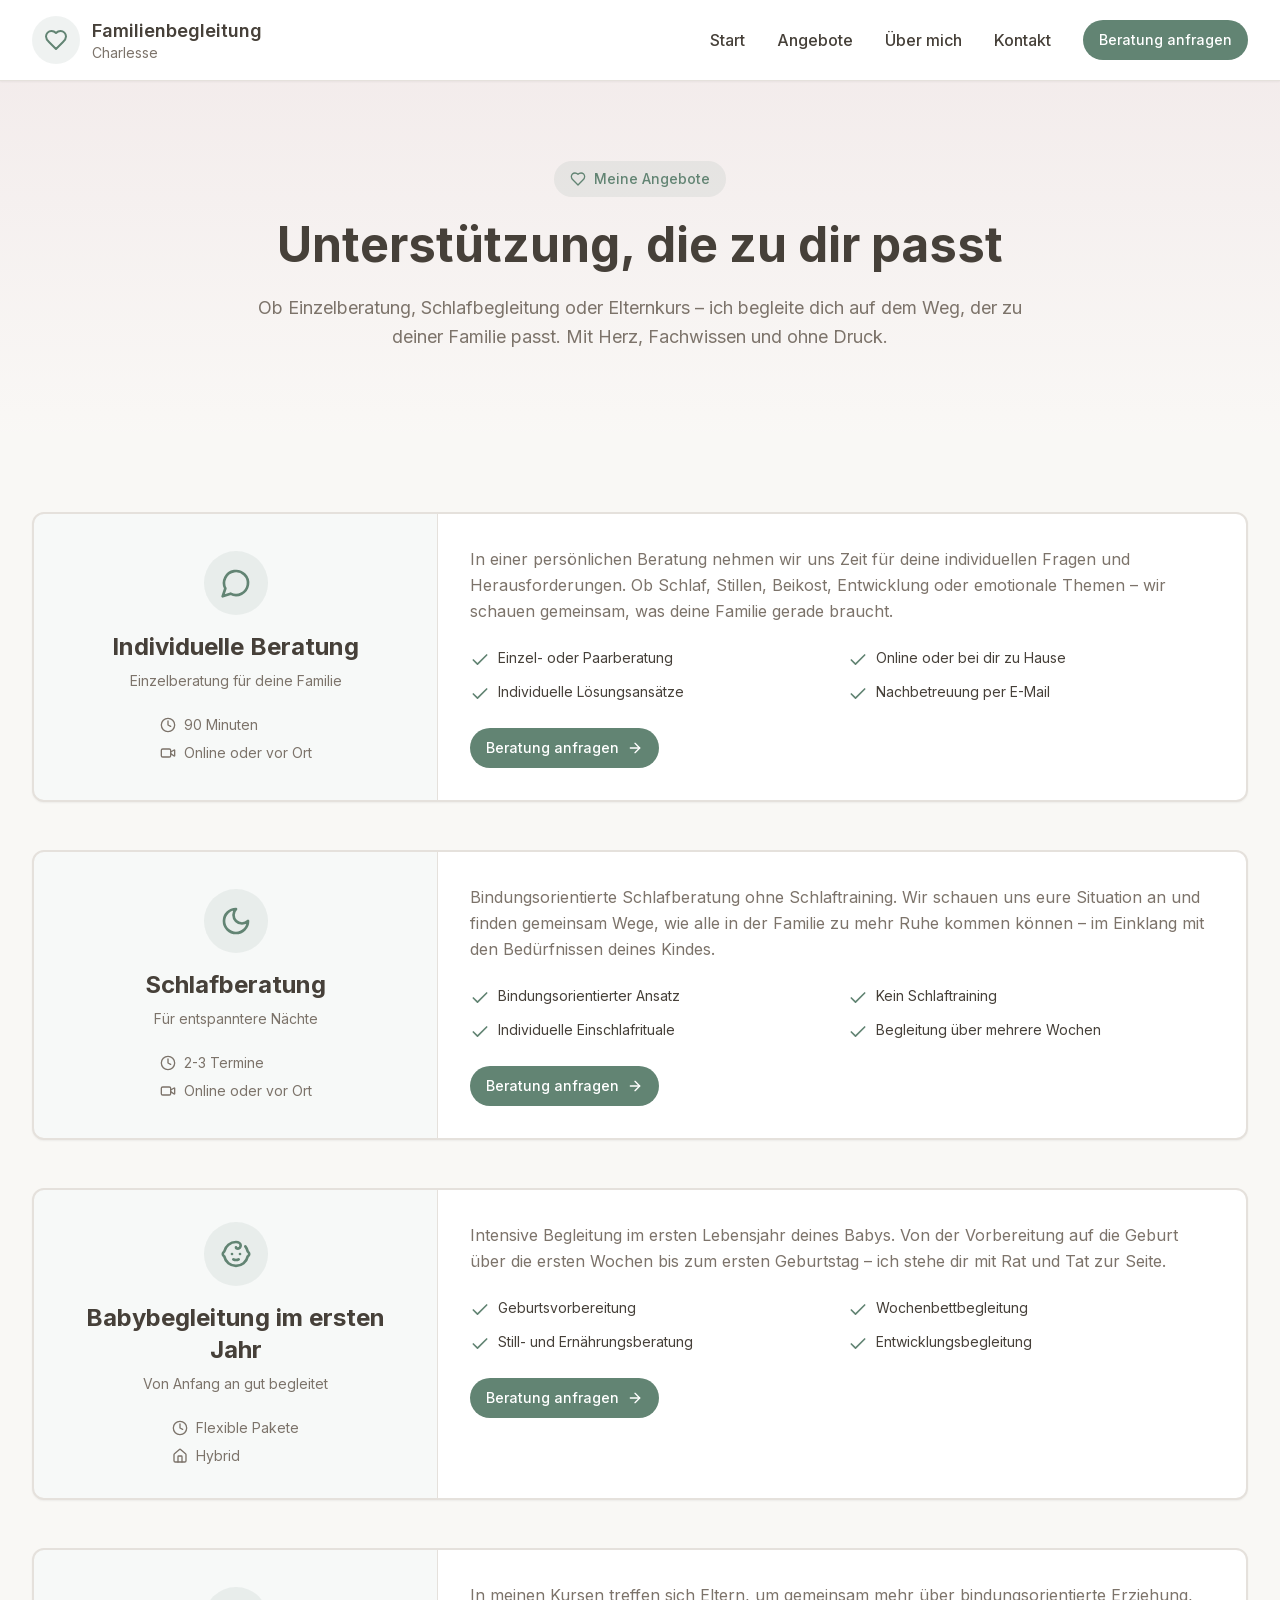
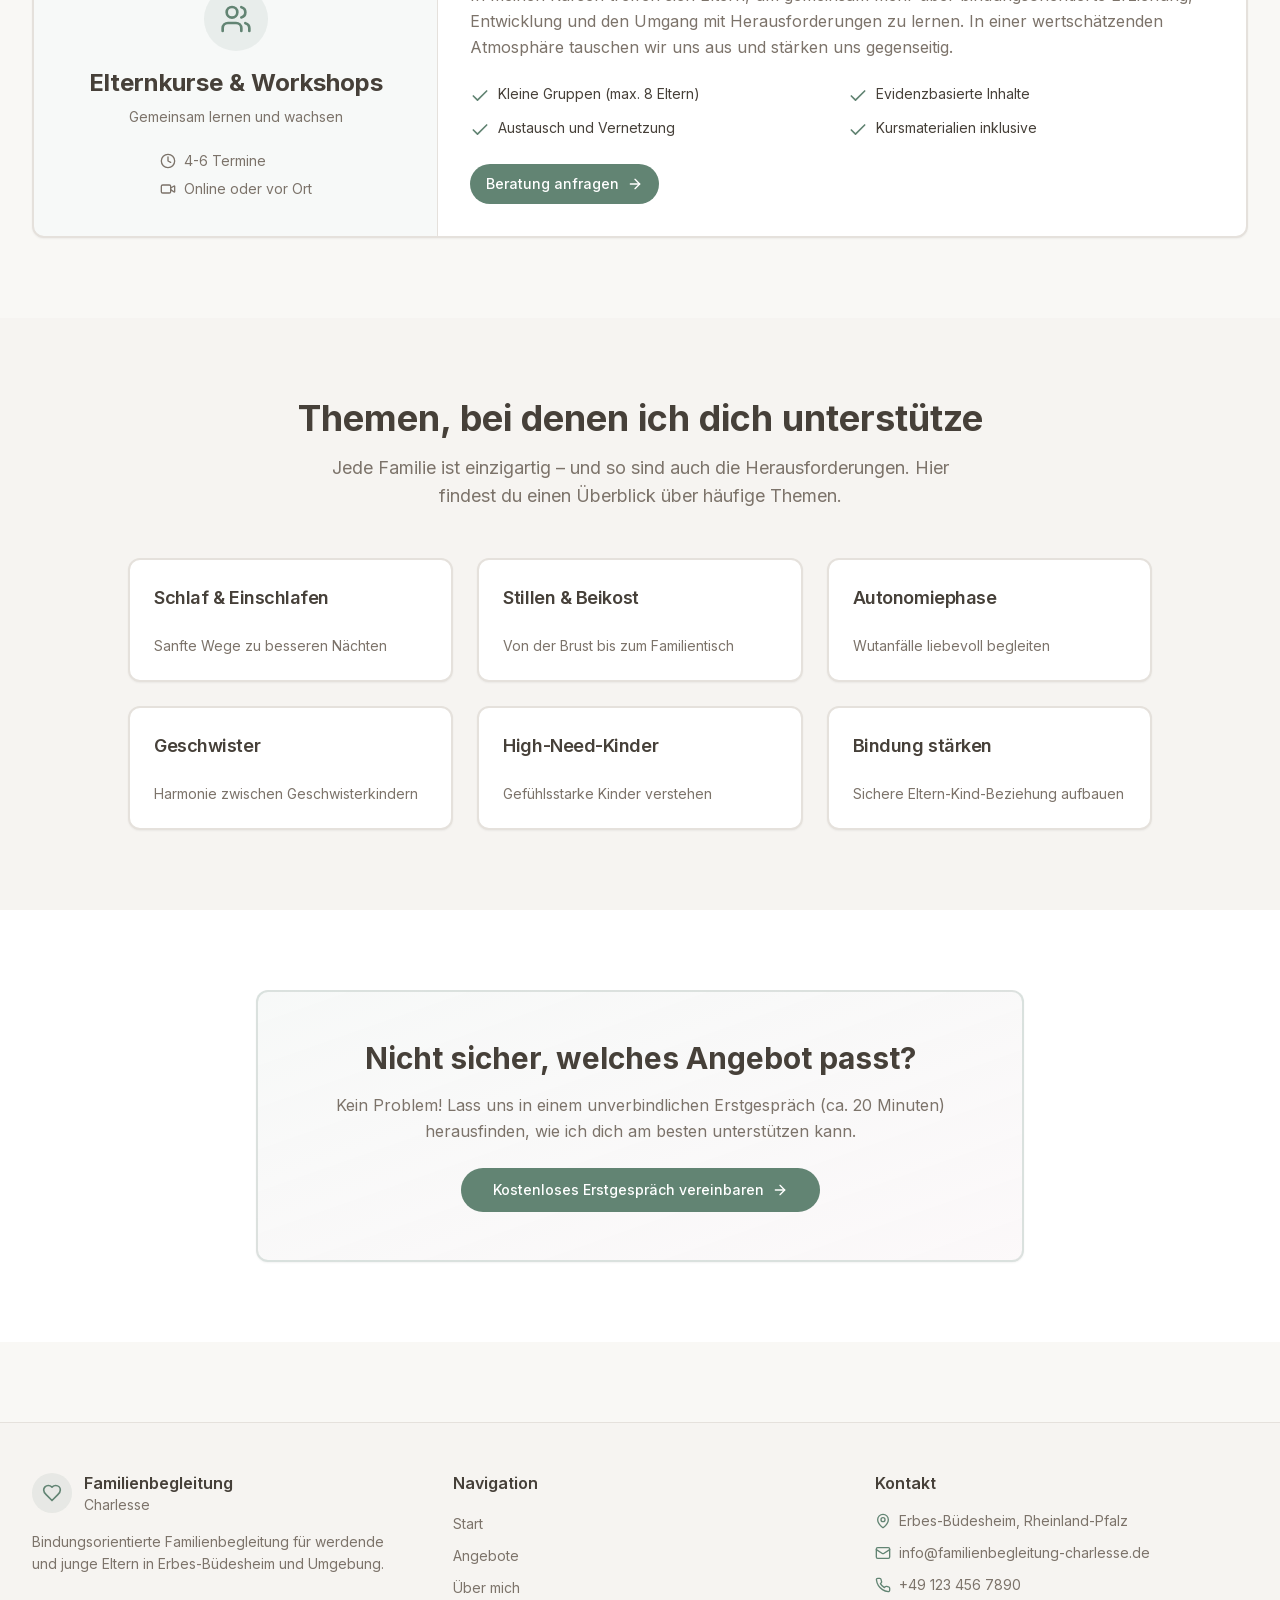
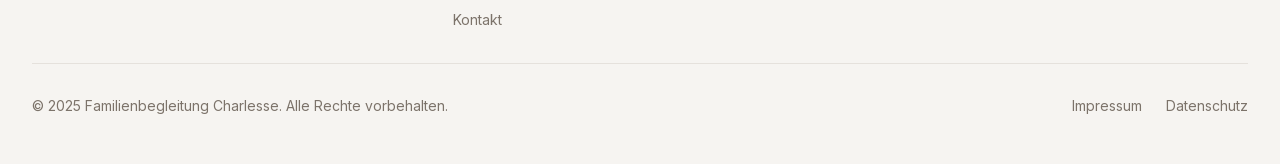
<file: angebote.html>
<!DOCTYPE html><html lang="de"><head><meta charSet="utf-8"/><meta name="viewport" content="width=device-width, initial-scale=1"/><link rel="stylesheet" href="/_next/static/css/8067dceb47aa7e14.css" data-precedence="next"/><link rel="preload" href="/_next/static/chunks/webpack-11d783ade22bfdb2.js" as="script" fetchPriority="low"/><script src="/_next/static/chunks/fd9d1056-687fa54ed6e6c530.js" async=""></script><script src="/_next/static/chunks/864-4571fdee95097080.js" async=""></script><script src="/_next/static/chunks/main-app-371d7f7c167a70be.js" async=""></script><title>Familienbegleitung Charlesse | Bindungsorientierte Beratung in Erbes-Büdesheim</title><meta name="description" content="Bindungsorientierte Familienbegleitung, Elternberatung und Kurse für Schwangere, Eltern von Babys und Kleinkindern. Professionelle Unterstützung bei Schlaf, Stillen, Wutanfällen und mehr."/><script src="/_next/static/chunks/polyfills-c67a75d1b6f99dc8.js" noModule=""></script></head><body class="__className_f367f3"><nav class="sticky top-0 z-50 bg-white/95 backdrop-blur-sm border-b border-border shadow-sm"><div class="container mx-auto px-4 sm:px-6 lg:px-8"><div class="flex justify-between items-center h-20"><a class="flex items-center gap-3 group" href="/"><div class="w-12 h-12 rounded-full bg-primary/10 flex items-center justify-center group-hover:bg-primary/20 transition-colors"><svg xmlns="http://www.w3.org/2000/svg" width="24" height="24" viewBox="0 0 24 24" fill="none" stroke="currentColor" stroke-width="2" stroke-linecap="round" stroke-linejoin="round" class="lucide lucide-heart w-6 h-6 text-primary"><path d="M19 14c1.49-1.46 3-3.21 3-5.5A5.5 5.5 0 0 0 16.5 3c-1.76 0-3 .5-4.5 2-1.5-1.5-2.74-2-4.5-2A5.5 5.5 0 0 0 2 8.5c0 2.3 1.5 4.05 3 5.5l7 7Z"></path></svg></div><div class="hidden sm:block"><div class="text-lg font-semibold text-foreground">Familienbegleitung</div><div class="text-sm text-muted-foreground -mt-0.5">Charlesse</div></div></a><div class="hidden md:flex items-center gap-8"><a class="text-foreground hover:text-primary transition-colors font-medium" href="/">Start</a><a class="text-foreground hover:text-primary transition-colors font-medium" href="/angebote">Angebote</a><a class="text-foreground hover:text-primary transition-colors font-medium" href="/ueber-mich">Über mich</a><a class="text-foreground hover:text-primary transition-colors font-medium" href="/kontakt">Kontakt</a><a class="inline-flex items-center justify-center whitespace-nowrap text-sm font-medium ring-offset-background transition-colors focus-visible:outline-none focus-visible:ring-2 focus-visible:ring-ring focus-visible:ring-offset-2 disabled:pointer-events-none disabled:opacity-50 bg-primary text-primary-foreground hover:bg-primary/90 h-10 px-4 py-2 rounded-full" href="/kontakt">Beratung anfragen</a></div><button class="md:hidden p-2 rounded-lg hover:bg-muted transition-colors" aria-label="Menu"><svg xmlns="http://www.w3.org/2000/svg" width="24" height="24" viewBox="0 0 24 24" fill="none" stroke="currentColor" stroke-width="2" stroke-linecap="round" stroke-linejoin="round" class="lucide lucide-menu w-6 h-6"><line x1="4" x2="20" y1="12" y2="12"></line><line x1="4" x2="20" y1="6" y2="6"></line><line x1="4" x2="20" y1="18" y2="18"></line></svg></button></div></div></nav><main class="min-h-screen"><div class="flex flex-col"><section class="bg-gradient-to-b from-accent/20 to-background py-20"><div class="container mx-auto px-4 sm:px-6 lg:px-8"><div class="max-w-3xl mx-auto text-center"><div class="inline-flex items-center gap-2 bg-primary/10 text-primary px-4 py-2 rounded-full mb-6"><svg xmlns="http://www.w3.org/2000/svg" width="24" height="24" viewBox="0 0 24 24" fill="none" stroke="currentColor" stroke-width="2" stroke-linecap="round" stroke-linejoin="round" class="lucide lucide-heart w-4 h-4"><path d="M19 14c1.49-1.46 3-3.21 3-5.5A5.5 5.5 0 0 0 16.5 3c-1.76 0-3 .5-4.5 2-1.5-1.5-2.74-2-4.5-2A5.5 5.5 0 0 0 2 8.5c0 2.3 1.5 4.05 3 5.5l7 7Z"></path></svg><span class="text-sm font-medium">Meine Angebote</span></div><h1 class="text-4xl sm:text-5xl font-bold text-foreground mb-6">Unterstützung, die zu dir passt</h1><p class="text-lg text-muted-foreground leading-relaxed">Ob Einzelberatung, Schlafbegleitung oder Elternkurs – ich begleite dich auf dem Weg, der zu deiner Familie passt. Mit Herz, Fachwissen und ohne Druck.</p></div></div></section><section class="py-20"><div class="container mx-auto px-4 sm:px-6 lg:px-8"><div class="space-y-12"><div class="rounded-lg bg-card text-card-foreground shadow-sm overflow-hidden border-2 hover:border-primary/50 transition-all"><div class="grid md:grid-cols-3 gap-0"><div class="bg-primary/5 p-8 flex flex-col justify-center items-center text-center border-r"><div class="w-16 h-16 rounded-full bg-primary/10 flex items-center justify-center mb-4"><svg xmlns="http://www.w3.org/2000/svg" width="24" height="24" viewBox="0 0 24 24" fill="none" stroke="currentColor" stroke-width="2" stroke-linecap="round" stroke-linejoin="round" class="lucide lucide-message-circle w-8 h-8 text-primary"><path d="M7.9 20A9 9 0 1 0 4 16.1L2 22Z"></path></svg></div><h3 class="text-2xl font-bold text-foreground mb-2">Individuelle Beratung</h3><p class="text-sm text-muted-foreground mb-6">Einzelberatung für deine Familie</p><div class="space-y-2 text-sm"><div class="flex items-center gap-2 text-muted-foreground"><svg xmlns="http://www.w3.org/2000/svg" width="24" height="24" viewBox="0 0 24 24" fill="none" stroke="currentColor" stroke-width="2" stroke-linecap="round" stroke-linejoin="round" class="lucide lucide-clock w-4 h-4"><circle cx="12" cy="12" r="10"></circle><polyline points="12 6 12 12 16 14"></polyline></svg><span>90 Minuten</span></div><div class="flex items-center gap-2 text-muted-foreground"><svg xmlns="http://www.w3.org/2000/svg" width="24" height="24" viewBox="0 0 24 24" fill="none" stroke="currentColor" stroke-width="2" stroke-linecap="round" stroke-linejoin="round" class="lucide lucide-video w-4 h-4"><path d="m16 13 5.223 3.482a.5.5 0 0 0 .777-.416V7.87a.5.5 0 0 0-.752-.432L16 10.5"></path><rect x="2" y="6" width="14" height="12" rx="2"></rect></svg><span>Online oder vor Ort</span></div></div></div><div class="md:col-span-2 p-8"><p class="text-muted-foreground leading-relaxed mb-6">In einer persönlichen Beratung nehmen wir uns Zeit für deine individuellen Fragen und Herausforderungen. Ob Schlaf, Stillen, Beikost, Entwicklung oder emotionale Themen – wir schauen gemeinsam, was deine Familie gerade braucht.</p><div class="grid sm:grid-cols-2 gap-3 mb-6"><div class="flex items-start gap-2"><svg xmlns="http://www.w3.org/2000/svg" width="24" height="24" viewBox="0 0 24 24" fill="none" stroke="currentColor" stroke-width="2" stroke-linecap="round" stroke-linejoin="round" class="lucide lucide-check w-5 h-5 text-primary flex-shrink-0 mt-0.5"><path d="M20 6 9 17l-5-5"></path></svg><span class="text-sm text-foreground">Einzel- oder Paarberatung</span></div><div class="flex items-start gap-2"><svg xmlns="http://www.w3.org/2000/svg" width="24" height="24" viewBox="0 0 24 24" fill="none" stroke="currentColor" stroke-width="2" stroke-linecap="round" stroke-linejoin="round" class="lucide lucide-check w-5 h-5 text-primary flex-shrink-0 mt-0.5"><path d="M20 6 9 17l-5-5"></path></svg><span class="text-sm text-foreground">Online oder bei dir zu Hause</span></div><div class="flex items-start gap-2"><svg xmlns="http://www.w3.org/2000/svg" width="24" height="24" viewBox="0 0 24 24" fill="none" stroke="currentColor" stroke-width="2" stroke-linecap="round" stroke-linejoin="round" class="lucide lucide-check w-5 h-5 text-primary flex-shrink-0 mt-0.5"><path d="M20 6 9 17l-5-5"></path></svg><span class="text-sm text-foreground">Individuelle Lösungsansätze</span></div><div class="flex items-start gap-2"><svg xmlns="http://www.w3.org/2000/svg" width="24" height="24" viewBox="0 0 24 24" fill="none" stroke="currentColor" stroke-width="2" stroke-linecap="round" stroke-linejoin="round" class="lucide lucide-check w-5 h-5 text-primary flex-shrink-0 mt-0.5"><path d="M20 6 9 17l-5-5"></path></svg><span class="text-sm text-foreground">Nachbetreuung per E-Mail</span></div></div><a class="inline-flex items-center justify-center whitespace-nowrap text-sm font-medium ring-offset-background transition-colors focus-visible:outline-none focus-visible:ring-2 focus-visible:ring-ring focus-visible:ring-offset-2 disabled:pointer-events-none disabled:opacity-50 bg-primary text-primary-foreground hover:bg-primary/90 h-10 px-4 py-2 rounded-full" href="/kontakt">Beratung anfragen<svg xmlns="http://www.w3.org/2000/svg" width="24" height="24" viewBox="0 0 24 24" fill="none" stroke="currentColor" stroke-width="2" stroke-linecap="round" stroke-linejoin="round" class="lucide lucide-arrow-right ml-2 w-4 h-4"><path d="M5 12h14"></path><path d="m12 5 7 7-7 7"></path></svg></a></div></div></div><div class="rounded-lg bg-card text-card-foreground shadow-sm overflow-hidden border-2 hover:border-primary/50 transition-all"><div class="grid md:grid-cols-3 gap-0"><div class="bg-primary/5 p-8 flex flex-col justify-center items-center text-center border-r"><div class="w-16 h-16 rounded-full bg-primary/10 flex items-center justify-center mb-4"><svg xmlns="http://www.w3.org/2000/svg" width="24" height="24" viewBox="0 0 24 24" fill="none" stroke="currentColor" stroke-width="2" stroke-linecap="round" stroke-linejoin="round" class="lucide lucide-moon w-8 h-8 text-primary"><path d="M12 3a6 6 0 0 0 9 9 9 9 0 1 1-9-9Z"></path></svg></div><h3 class="text-2xl font-bold text-foreground mb-2">Schlafberatung</h3><p class="text-sm text-muted-foreground mb-6">Für entspanntere Nächte</p><div class="space-y-2 text-sm"><div class="flex items-center gap-2 text-muted-foreground"><svg xmlns="http://www.w3.org/2000/svg" width="24" height="24" viewBox="0 0 24 24" fill="none" stroke="currentColor" stroke-width="2" stroke-linecap="round" stroke-linejoin="round" class="lucide lucide-clock w-4 h-4"><circle cx="12" cy="12" r="10"></circle><polyline points="12 6 12 12 16 14"></polyline></svg><span>2-3 Termine</span></div><div class="flex items-center gap-2 text-muted-foreground"><svg xmlns="http://www.w3.org/2000/svg" width="24" height="24" viewBox="0 0 24 24" fill="none" stroke="currentColor" stroke-width="2" stroke-linecap="round" stroke-linejoin="round" class="lucide lucide-video w-4 h-4"><path d="m16 13 5.223 3.482a.5.5 0 0 0 .777-.416V7.87a.5.5 0 0 0-.752-.432L16 10.5"></path><rect x="2" y="6" width="14" height="12" rx="2"></rect></svg><span>Online oder vor Ort</span></div></div></div><div class="md:col-span-2 p-8"><p class="text-muted-foreground leading-relaxed mb-6">Bindungsorientierte Schlafberatung ohne Schlaftraining. Wir schauen uns eure Situation an und finden gemeinsam Wege, wie alle in der Familie zu mehr Ruhe kommen können – im Einklang mit den Bedürfnissen deines Kindes.</p><div class="grid sm:grid-cols-2 gap-3 mb-6"><div class="flex items-start gap-2"><svg xmlns="http://www.w3.org/2000/svg" width="24" height="24" viewBox="0 0 24 24" fill="none" stroke="currentColor" stroke-width="2" stroke-linecap="round" stroke-linejoin="round" class="lucide lucide-check w-5 h-5 text-primary flex-shrink-0 mt-0.5"><path d="M20 6 9 17l-5-5"></path></svg><span class="text-sm text-foreground">Bindungsorientierter Ansatz</span></div><div class="flex items-start gap-2"><svg xmlns="http://www.w3.org/2000/svg" width="24" height="24" viewBox="0 0 24 24" fill="none" stroke="currentColor" stroke-width="2" stroke-linecap="round" stroke-linejoin="round" class="lucide lucide-check w-5 h-5 text-primary flex-shrink-0 mt-0.5"><path d="M20 6 9 17l-5-5"></path></svg><span class="text-sm text-foreground">Kein Schlaftraining</span></div><div class="flex items-start gap-2"><svg xmlns="http://www.w3.org/2000/svg" width="24" height="24" viewBox="0 0 24 24" fill="none" stroke="currentColor" stroke-width="2" stroke-linecap="round" stroke-linejoin="round" class="lucide lucide-check w-5 h-5 text-primary flex-shrink-0 mt-0.5"><path d="M20 6 9 17l-5-5"></path></svg><span class="text-sm text-foreground">Individuelle Einschlafrituale</span></div><div class="flex items-start gap-2"><svg xmlns="http://www.w3.org/2000/svg" width="24" height="24" viewBox="0 0 24 24" fill="none" stroke="currentColor" stroke-width="2" stroke-linecap="round" stroke-linejoin="round" class="lucide lucide-check w-5 h-5 text-primary flex-shrink-0 mt-0.5"><path d="M20 6 9 17l-5-5"></path></svg><span class="text-sm text-foreground">Begleitung über mehrere Wochen</span></div></div><a class="inline-flex items-center justify-center whitespace-nowrap text-sm font-medium ring-offset-background transition-colors focus-visible:outline-none focus-visible:ring-2 focus-visible:ring-ring focus-visible:ring-offset-2 disabled:pointer-events-none disabled:opacity-50 bg-primary text-primary-foreground hover:bg-primary/90 h-10 px-4 py-2 rounded-full" href="/kontakt">Beratung anfragen<svg xmlns="http://www.w3.org/2000/svg" width="24" height="24" viewBox="0 0 24 24" fill="none" stroke="currentColor" stroke-width="2" stroke-linecap="round" stroke-linejoin="round" class="lucide lucide-arrow-right ml-2 w-4 h-4"><path d="M5 12h14"></path><path d="m12 5 7 7-7 7"></path></svg></a></div></div></div><div class="rounded-lg bg-card text-card-foreground shadow-sm overflow-hidden border-2 hover:border-primary/50 transition-all"><div class="grid md:grid-cols-3 gap-0"><div class="bg-primary/5 p-8 flex flex-col justify-center items-center text-center border-r"><div class="w-16 h-16 rounded-full bg-primary/10 flex items-center justify-center mb-4"><svg xmlns="http://www.w3.org/2000/svg" width="24" height="24" viewBox="0 0 24 24" fill="none" stroke="currentColor" stroke-width="2" stroke-linecap="round" stroke-linejoin="round" class="lucide lucide-baby w-8 h-8 text-primary"><path d="M9 12h.01"></path><path d="M15 12h.01"></path><path d="M10 16c.5.3 1.2.5 2 .5s1.5-.2 2-.5"></path><path d="M19 6.3a9 9 0 0 1 1.8 3.9 2 2 0 0 1 0 3.6 9 9 0 0 1-17.6 0 2 2 0 0 1 0-3.6A9 9 0 0 1 12 3c2 0 3.5 1.1 3.5 2.5s-.9 2.5-2 2.5c-.8 0-1.5-.4-1.5-1"></path></svg></div><h3 class="text-2xl font-bold text-foreground mb-2">Babybegleitung im ersten Jahr</h3><p class="text-sm text-muted-foreground mb-6">Von Anfang an gut begleitet</p><div class="space-y-2 text-sm"><div class="flex items-center gap-2 text-muted-foreground"><svg xmlns="http://www.w3.org/2000/svg" width="24" height="24" viewBox="0 0 24 24" fill="none" stroke="currentColor" stroke-width="2" stroke-linecap="round" stroke-linejoin="round" class="lucide lucide-clock w-4 h-4"><circle cx="12" cy="12" r="10"></circle><polyline points="12 6 12 12 16 14"></polyline></svg><span>Flexible Pakete</span></div><div class="flex items-center gap-2 text-muted-foreground"><svg xmlns="http://www.w3.org/2000/svg" width="24" height="24" viewBox="0 0 24 24" fill="none" stroke="currentColor" stroke-width="2" stroke-linecap="round" stroke-linejoin="round" class="lucide lucide-house w-4 h-4"><path d="M15 21v-8a1 1 0 0 0-1-1h-4a1 1 0 0 0-1 1v8"></path><path d="M3 10a2 2 0 0 1 .709-1.528l7-5.999a2 2 0 0 1 2.582 0l7 5.999A2 2 0 0 1 21 10v9a2 2 0 0 1-2 2H5a2 2 0 0 1-2-2z"></path></svg><span>Hybrid</span></div></div></div><div class="md:col-span-2 p-8"><p class="text-muted-foreground leading-relaxed mb-6">Intensive Begleitung im ersten Lebensjahr deines Babys. Von der Vorbereitung auf die Geburt über die ersten Wochen bis zum ersten Geburtstag – ich stehe dir mit Rat und Tat zur Seite.</p><div class="grid sm:grid-cols-2 gap-3 mb-6"><div class="flex items-start gap-2"><svg xmlns="http://www.w3.org/2000/svg" width="24" height="24" viewBox="0 0 24 24" fill="none" stroke="currentColor" stroke-width="2" stroke-linecap="round" stroke-linejoin="round" class="lucide lucide-check w-5 h-5 text-primary flex-shrink-0 mt-0.5"><path d="M20 6 9 17l-5-5"></path></svg><span class="text-sm text-foreground">Geburtsvorbereitung</span></div><div class="flex items-start gap-2"><svg xmlns="http://www.w3.org/2000/svg" width="24" height="24" viewBox="0 0 24 24" fill="none" stroke="currentColor" stroke-width="2" stroke-linecap="round" stroke-linejoin="round" class="lucide lucide-check w-5 h-5 text-primary flex-shrink-0 mt-0.5"><path d="M20 6 9 17l-5-5"></path></svg><span class="text-sm text-foreground">Wochenbettbegleitung</span></div><div class="flex items-start gap-2"><svg xmlns="http://www.w3.org/2000/svg" width="24" height="24" viewBox="0 0 24 24" fill="none" stroke="currentColor" stroke-width="2" stroke-linecap="round" stroke-linejoin="round" class="lucide lucide-check w-5 h-5 text-primary flex-shrink-0 mt-0.5"><path d="M20 6 9 17l-5-5"></path></svg><span class="text-sm text-foreground">Still- und Ernährungsberatung</span></div><div class="flex items-start gap-2"><svg xmlns="http://www.w3.org/2000/svg" width="24" height="24" viewBox="0 0 24 24" fill="none" stroke="currentColor" stroke-width="2" stroke-linecap="round" stroke-linejoin="round" class="lucide lucide-check w-5 h-5 text-primary flex-shrink-0 mt-0.5"><path d="M20 6 9 17l-5-5"></path></svg><span class="text-sm text-foreground">Entwicklungsbegleitung</span></div></div><a class="inline-flex items-center justify-center whitespace-nowrap text-sm font-medium ring-offset-background transition-colors focus-visible:outline-none focus-visible:ring-2 focus-visible:ring-ring focus-visible:ring-offset-2 disabled:pointer-events-none disabled:opacity-50 bg-primary text-primary-foreground hover:bg-primary/90 h-10 px-4 py-2 rounded-full" href="/kontakt">Beratung anfragen<svg xmlns="http://www.w3.org/2000/svg" width="24" height="24" viewBox="0 0 24 24" fill="none" stroke="currentColor" stroke-width="2" stroke-linecap="round" stroke-linejoin="round" class="lucide lucide-arrow-right ml-2 w-4 h-4"><path d="M5 12h14"></path><path d="m12 5 7 7-7 7"></path></svg></a></div></div></div><div class="rounded-lg bg-card text-card-foreground shadow-sm overflow-hidden border-2 hover:border-primary/50 transition-all"><div class="grid md:grid-cols-3 gap-0"><div class="bg-primary/5 p-8 flex flex-col justify-center items-center text-center border-r"><div class="w-16 h-16 rounded-full bg-primary/10 flex items-center justify-center mb-4"><svg xmlns="http://www.w3.org/2000/svg" width="24" height="24" viewBox="0 0 24 24" fill="none" stroke="currentColor" stroke-width="2" stroke-linecap="round" stroke-linejoin="round" class="lucide lucide-users w-8 h-8 text-primary"><path d="M16 21v-2a4 4 0 0 0-4-4H6a4 4 0 0 0-4 4v2"></path><circle cx="9" cy="7" r="4"></circle><path d="M22 21v-2a4 4 0 0 0-3-3.87"></path><path d="M16 3.13a4 4 0 0 1 0 7.75"></path></svg></div><h3 class="text-2xl font-bold text-foreground mb-2">Elternkurse &amp; Workshops</h3><p class="text-sm text-muted-foreground mb-6">Gemeinsam lernen und wachsen</p><div class="space-y-2 text-sm"><div class="flex items-center gap-2 text-muted-foreground"><svg xmlns="http://www.w3.org/2000/svg" width="24" height="24" viewBox="0 0 24 24" fill="none" stroke="currentColor" stroke-width="2" stroke-linecap="round" stroke-linejoin="round" class="lucide lucide-clock w-4 h-4"><circle cx="12" cy="12" r="10"></circle><polyline points="12 6 12 12 16 14"></polyline></svg><span>4-6 Termine</span></div><div class="flex items-center gap-2 text-muted-foreground"><svg xmlns="http://www.w3.org/2000/svg" width="24" height="24" viewBox="0 0 24 24" fill="none" stroke="currentColor" stroke-width="2" stroke-linecap="round" stroke-linejoin="round" class="lucide lucide-video w-4 h-4"><path d="m16 13 5.223 3.482a.5.5 0 0 0 .777-.416V7.87a.5.5 0 0 0-.752-.432L16 10.5"></path><rect x="2" y="6" width="14" height="12" rx="2"></rect></svg><span>Online oder vor Ort</span></div></div></div><div class="md:col-span-2 p-8"><p class="text-muted-foreground leading-relaxed mb-6">In meinen Kursen treffen sich Eltern, um gemeinsam mehr über bindungsorientierte Erziehung, Entwicklung und den Umgang mit Herausforderungen zu lernen. In einer wertschätzenden Atmosphäre tauschen wir uns aus und stärken uns gegenseitig.</p><div class="grid sm:grid-cols-2 gap-3 mb-6"><div class="flex items-start gap-2"><svg xmlns="http://www.w3.org/2000/svg" width="24" height="24" viewBox="0 0 24 24" fill="none" stroke="currentColor" stroke-width="2" stroke-linecap="round" stroke-linejoin="round" class="lucide lucide-check w-5 h-5 text-primary flex-shrink-0 mt-0.5"><path d="M20 6 9 17l-5-5"></path></svg><span class="text-sm text-foreground">Kleine Gruppen (max. 8 Eltern)</span></div><div class="flex items-start gap-2"><svg xmlns="http://www.w3.org/2000/svg" width="24" height="24" viewBox="0 0 24 24" fill="none" stroke="currentColor" stroke-width="2" stroke-linecap="round" stroke-linejoin="round" class="lucide lucide-check w-5 h-5 text-primary flex-shrink-0 mt-0.5"><path d="M20 6 9 17l-5-5"></path></svg><span class="text-sm text-foreground">Evidenzbasierte Inhalte</span></div><div class="flex items-start gap-2"><svg xmlns="http://www.w3.org/2000/svg" width="24" height="24" viewBox="0 0 24 24" fill="none" stroke="currentColor" stroke-width="2" stroke-linecap="round" stroke-linejoin="round" class="lucide lucide-check w-5 h-5 text-primary flex-shrink-0 mt-0.5"><path d="M20 6 9 17l-5-5"></path></svg><span class="text-sm text-foreground">Austausch und Vernetzung</span></div><div class="flex items-start gap-2"><svg xmlns="http://www.w3.org/2000/svg" width="24" height="24" viewBox="0 0 24 24" fill="none" stroke="currentColor" stroke-width="2" stroke-linecap="round" stroke-linejoin="round" class="lucide lucide-check w-5 h-5 text-primary flex-shrink-0 mt-0.5"><path d="M20 6 9 17l-5-5"></path></svg><span class="text-sm text-foreground">Kursmaterialien inklusive</span></div></div><a class="inline-flex items-center justify-center whitespace-nowrap text-sm font-medium ring-offset-background transition-colors focus-visible:outline-none focus-visible:ring-2 focus-visible:ring-ring focus-visible:ring-offset-2 disabled:pointer-events-none disabled:opacity-50 bg-primary text-primary-foreground hover:bg-primary/90 h-10 px-4 py-2 rounded-full" href="/kontakt">Beratung anfragen<svg xmlns="http://www.w3.org/2000/svg" width="24" height="24" viewBox="0 0 24 24" fill="none" stroke="currentColor" stroke-width="2" stroke-linecap="round" stroke-linejoin="round" class="lucide lucide-arrow-right ml-2 w-4 h-4"><path d="M5 12h14"></path><path d="m12 5 7 7-7 7"></path></svg></a></div></div></div></div></div></section><section class="py-20 bg-muted/30"><div class="container mx-auto px-4 sm:px-6 lg:px-8"><div class="text-center mb-12"><h2 class="text-3xl sm:text-4xl font-bold text-foreground mb-4">Themen, bei denen ich dich unterstütze</h2><p class="text-lg text-muted-foreground max-w-2xl mx-auto">Jede Familie ist einzigartig – und so sind auch die Herausforderungen. Hier findest du einen Überblick über häufige Themen.</p></div><div class="grid sm:grid-cols-2 lg:grid-cols-3 gap-6 max-w-5xl mx-auto"><div class="rounded-lg bg-card text-card-foreground shadow-sm border-2"><div class="flex flex-col space-y-1.5 p-6"><h3 class="font-semibold tracking-tight text-lg">Schlaf &amp; Einschlafen</h3></div><div class="p-6 pt-0"><p class="text-sm text-muted-foreground">Sanfte Wege zu besseren Nächten</p></div></div><div class="rounded-lg bg-card text-card-foreground shadow-sm border-2"><div class="flex flex-col space-y-1.5 p-6"><h3 class="font-semibold tracking-tight text-lg">Stillen &amp; Beikost</h3></div><div class="p-6 pt-0"><p class="text-sm text-muted-foreground">Von der Brust bis zum Familientisch</p></div></div><div class="rounded-lg bg-card text-card-foreground shadow-sm border-2"><div class="flex flex-col space-y-1.5 p-6"><h3 class="font-semibold tracking-tight text-lg">Autonomiephase</h3></div><div class="p-6 pt-0"><p class="text-sm text-muted-foreground">Wutanfälle liebevoll begleiten</p></div></div><div class="rounded-lg bg-card text-card-foreground shadow-sm border-2"><div class="flex flex-col space-y-1.5 p-6"><h3 class="font-semibold tracking-tight text-lg">Geschwister</h3></div><div class="p-6 pt-0"><p class="text-sm text-muted-foreground">Harmonie zwischen Geschwisterkindern</p></div></div><div class="rounded-lg bg-card text-card-foreground shadow-sm border-2"><div class="flex flex-col space-y-1.5 p-6"><h3 class="font-semibold tracking-tight text-lg">High-Need-Kinder</h3></div><div class="p-6 pt-0"><p class="text-sm text-muted-foreground">Gefühlsstarke Kinder verstehen</p></div></div><div class="rounded-lg bg-card text-card-foreground shadow-sm border-2"><div class="flex flex-col space-y-1.5 p-6"><h3 class="font-semibold tracking-tight text-lg">Bindung stärken</h3></div><div class="p-6 pt-0"><p class="text-sm text-muted-foreground">Sichere Eltern-Kind-Beziehung aufbauen</p></div></div></div></div></section><section class="py-20 bg-white"><div class="container mx-auto px-4 sm:px-6 lg:px-8"><div class="max-w-3xl mx-auto"><div class="rounded-lg bg-card text-card-foreground shadow-sm border-2 border-primary/20 bg-gradient-to-br from-primary/5 to-accent/10"><div class="p-8 sm:p-12 text-center"><h2 class="text-2xl sm:text-3xl font-bold text-foreground mb-4">Nicht sicher, welches Angebot passt?</h2><p class="text-muted-foreground mb-6 leading-relaxed">Kein Problem! Lass uns in einem unverbindlichen Erstgespräch (ca. 20 Minuten) herausfinden, wie ich dich am besten unterstützen kann.</p><a class="inline-flex items-center justify-center whitespace-nowrap text-sm font-medium ring-offset-background transition-colors focus-visible:outline-none focus-visible:ring-2 focus-visible:ring-ring focus-visible:ring-offset-2 disabled:pointer-events-none disabled:opacity-50 bg-primary text-primary-foreground hover:bg-primary/90 h-11 px-8 rounded-full" href="/kontakt">Kostenloses Erstgespräch vereinbaren<svg xmlns="http://www.w3.org/2000/svg" width="24" height="24" viewBox="0 0 24 24" fill="none" stroke="currentColor" stroke-width="2" stroke-linecap="round" stroke-linejoin="round" class="lucide lucide-arrow-right ml-2 w-4 h-4"><path d="M5 12h14"></path><path d="m12 5 7 7-7 7"></path></svg></a></div></div></div></div></section></div></main><footer class="bg-muted/30 border-t border-border mt-20"><div class="container mx-auto px-4 sm:px-6 lg:px-8 py-12"><div class="grid grid-cols-1 md:grid-cols-3 gap-12 mb-8"><div><div class="flex items-center gap-3 mb-4"><div class="w-10 h-10 rounded-full bg-primary/10 flex items-center justify-center"><svg xmlns="http://www.w3.org/2000/svg" width="24" height="24" viewBox="0 0 24 24" fill="none" stroke="currentColor" stroke-width="2" stroke-linecap="round" stroke-linejoin="round" class="lucide lucide-heart w-5 h-5 text-primary"><path d="M19 14c1.49-1.46 3-3.21 3-5.5A5.5 5.5 0 0 0 16.5 3c-1.76 0-3 .5-4.5 2-1.5-1.5-2.74-2-4.5-2A5.5 5.5 0 0 0 2 8.5c0 2.3 1.5 4.05 3 5.5l7 7Z"></path></svg></div><div><div class="font-semibold text-foreground">Familienbegleitung</div><div class="text-sm text-muted-foreground">Charlesse</div></div></div><p class="text-sm text-muted-foreground leading-relaxed">Bindungsorientierte Familienbegleitung für werdende und junge Eltern in Erbes-Büdesheim und Umgebung.</p></div><div><h3 class="font-semibold text-foreground mb-4">Navigation</h3><ul class="space-y-2"><li><a class="text-sm text-muted-foreground hover:text-primary transition-colors" href="/">Start</a></li><li><a class="text-sm text-muted-foreground hover:text-primary transition-colors" href="/angebote">Angebote</a></li><li><a class="text-sm text-muted-foreground hover:text-primary transition-colors" href="/ueber-mich">Über mich</a></li><li><a class="text-sm text-muted-foreground hover:text-primary transition-colors" href="/kontakt">Kontakt</a></li></ul></div><div><h3 class="font-semibold text-foreground mb-4">Kontakt</h3><ul class="space-y-3"><li class="flex items-start gap-2 text-sm text-muted-foreground"><svg xmlns="http://www.w3.org/2000/svg" width="24" height="24" viewBox="0 0 24 24" fill="none" stroke="currentColor" stroke-width="2" stroke-linecap="round" stroke-linejoin="round" class="lucide lucide-map-pin w-4 h-4 mt-0.5 flex-shrink-0 text-primary"><path d="M20 10c0 4.993-5.539 10.193-7.399 11.799a1 1 0 0 1-1.202 0C9.539 20.193 4 14.993 4 10a8 8 0 0 1 16 0"></path><circle cx="12" cy="10" r="3"></circle></svg><span>Erbes-Büdesheim, Rheinland-Pfalz</span></li><li class="flex items-start gap-2 text-sm text-muted-foreground"><svg xmlns="http://www.w3.org/2000/svg" width="24" height="24" viewBox="0 0 24 24" fill="none" stroke="currentColor" stroke-width="2" stroke-linecap="round" stroke-linejoin="round" class="lucide lucide-mail w-4 h-4 mt-0.5 flex-shrink-0 text-primary"><rect width="20" height="16" x="2" y="4" rx="2"></rect><path d="m22 7-8.97 5.7a1.94 1.94 0 0 1-2.06 0L2 7"></path></svg><a href="mailto:info@familienbegleitung-charlesse.de" class="hover:text-primary transition-colors">info@familienbegleitung-charlesse.de</a></li><li class="flex items-start gap-2 text-sm text-muted-foreground"><svg xmlns="http://www.w3.org/2000/svg" width="24" height="24" viewBox="0 0 24 24" fill="none" stroke="currentColor" stroke-width="2" stroke-linecap="round" stroke-linejoin="round" class="lucide lucide-phone w-4 h-4 mt-0.5 flex-shrink-0 text-primary"><path d="M22 16.92v3a2 2 0 0 1-2.18 2 19.79 19.79 0 0 1-8.63-3.07 19.5 19.5 0 0 1-6-6 19.79 19.79 0 0 1-3.07-8.67A2 2 0 0 1 4.11 2h3a2 2 0 0 1 2 1.72 12.84 12.84 0 0 0 .7 2.81 2 2 0 0 1-.45 2.11L8.09 9.91a16 16 0 0 0 6 6l1.27-1.27a2 2 0 0 1 2.11-.45 12.84 12.84 0 0 0 2.81.7A2 2 0 0 1 22 16.92z"></path></svg><a href="tel:+491234567890" class="hover:text-primary transition-colors">+49 123 456 7890</a></li></ul></div></div><div class="pt-8 border-t border-border"><div class="flex flex-col sm:flex-row justify-between items-center gap-4 text-sm text-muted-foreground"><p>© <!-- -->2025<!-- --> Familienbegleitung Charlesse. Alle Rechte vorbehalten.</p><div class="flex gap-6"><a class="hover:text-primary transition-colors" href="/impressum">Impressum</a><a class="hover:text-primary transition-colors" href="/datenschutz">Datenschutz</a></div></div></div></div></footer><script src="/_next/static/chunks/webpack-11d783ade22bfdb2.js" async=""></script><script>(self.__next_f=self.__next_f||[]).push([0])</script><script>self.__next_f.push([1,"1:HL[\"/_next/static/css/8067dceb47aa7e14.css\",\"style\"]\n0:\"$L2\"\n"])</script><script>self.__next_f.push([1,"3:I{\"id\":6054,\"chunks\":[\"272:static/chunks/webpack-11d783ade22bfdb2.js\",\"971:static/chunks/fd9d1056-687fa54ed6e6c530.js\",\"864:static/chunks/864-4571fdee95097080.js\"],\"name\":\"\",\"async\":false}\n5:I{\"id\":1729,\"chunks\":[\"272:static/chunks/webpack-11d783ade22bfdb2.js\",\"971:static/chunks/fd9d1056-687fa54ed6e6c530.js\",\"864:static/chunks/864-4571fdee95097080.js\"],\"name\":\"\",\"async\":false}\n6:I{\"id\":8136,\"chunks\":[\"724:static/chunks/724-d5968228bf990985.js\",\"801:static/chunks/801-4d81c6954357e90d.js\",\"185:static/chunks"])</script><script>self.__next_f.push([1,"/app/layout-e65b03e1c1ee7f24.js\"],\"name\":\"\",\"async\":false}\n7:I{\"id\":1443,\"chunks\":[\"272:static/chunks/webpack-11d783ade22bfdb2.js\",\"971:static/chunks/fd9d1056-687fa54ed6e6c530.js\",\"864:static/chunks/864-4571fdee95097080.js\"],\"name\":\"\",\"async\":false}\n8:I{\"id\":8639,\"chunks\":[\"272:static/chunks/webpack-11d783ade22bfdb2.js\",\"971:static/chunks/fd9d1056-687fa54ed6e6c530.js\",\"864:static/chunks/864-4571fdee95097080.js\"],\"name\":\"\",\"async\":false}\na:I{\"id\":4724,\"chunks\":[\"724:static/chunks/724-d5968228bf990985.js\",\"33"])</script><script>self.__next_f.push([1,"4:static/chunks/app/angebote/page-1d3dbe70e61625b5.js\"],\"name\":\"\",\"async\":false}\n"])</script><script>self.__next_f.push([1,"2:[[[\"$\",\"link\",\"0\",{\"rel\":\"stylesheet\",\"href\":\"/_next/static/css/8067dceb47aa7e14.css\",\"precedence\":\"next\"}]],[\"$\",\"$L3\",null,{\"buildId\":\"Eh8JF249GHW5HDn59SzcC\",\"assetPrefix\":\"\",\"initialCanonicalUrl\":\"/angebote\",\"initialTree\":[\"\",{\"children\":[\"angebote\",{\"children\":[\"__PAGE__\",{}]}]},\"$undefined\",\"$undefined\",true],\"initialHead\":[false,\"$L4\"],\"globalErrorComponent\":\"$5\",\"children\":[null,[\"$\",\"html\",null,{\"lang\":\"de\",\"children\":[\"$\",\"body\",null,{\"className\":\"__className_f367f3\",\"children\":[[\"$\",\"$L6\",null,{}],[\"$\",\"main\",null,{\"className\":\"min-h-screen\",\"children\":[\"$\",\"$L7\",null,{\"parallelRouterKey\":\"children\",\"segmentPath\":[\"children\"],\"loading\":\"$undefined\",\"loadingStyles\":\"$undefined\",\"hasLoading\":false,\"error\":\"$undefined\",\"errorStyles\":\"$undefined\",\"template\":[\"$\",\"$L8\",null,{}],\"templateStyles\":\"$undefined\",\"notFound\":[[\"$\",\"title\",null,{\"children\":\"404: This page could not be found.\"}],[\"$\",\"div\",null,{\"style\":{\"fontFamily\":\"system-ui,\\\"Segoe UI\\\",Roboto,Helvetica,Arial,sans-serif,\\\"Apple Color Emoji\\\",\\\"Segoe UI Emoji\\\"\",\"height\":\"100vh\",\"textAlign\":\"center\",\"display\":\"flex\",\"flexDirection\":\"column\",\"alignItems\":\"center\",\"justifyContent\":\"center\"},\"children\":[\"$\",\"div\",null,{\"children\":[[\"$\",\"style\",null,{\"dangerouslySetInnerHTML\":{\"__html\":\"body{color:#000;background:#fff;margin:0}.next-error-h1{border-right:1px solid rgba(0,0,0,.3)}@media (prefers-color-scheme:dark){body{color:#fff;background:#000}.next-error-h1{border-right:1px solid rgba(255,255,255,.3)}}\"}}],[\"$\",\"h1\",null,{\"className\":\"next-error-h1\",\"style\":{\"display\":\"inline-block\",\"margin\":\"0 20px 0 0\",\"padding\":\"0 23px 0 0\",\"fontSize\":24,\"fontWeight\":500,\"verticalAlign\":\"top\",\"lineHeight\":\"49px\"},\"children\":\"404\"}],[\"$\",\"div\",null,{\"style\":{\"display\":\"inline-block\"},\"children\":[\"$\",\"h2\",null,{\"style\":{\"fontSize\":14,\"fontWeight\":400,\"lineHeight\":\"49px\",\"margin\":0},\"children\":\"This page could not be found.\"}]}]]}]}]],\"notFoundStyles\":[],\"childProp\":{\"current\":[\"$\",\"$L7\",null,{\"parallelRouterKey\":\"children\",\"segmentPath\":[\"children\",\"angebote\",\"children\"],\"loading\":\"$undefined\",\"loadingStyles\":\"$undefined\",\"hasLoading\":false,\"error\":\"$undefined\",\"errorStyles\":\"$undefined\",\"template\":[\"$\",\"$L8\",null,{}],\"templateStyles\":\"$undefined\",\"notFound\":\"$undefined\",\"notFoundStyles\":\"$undefined\",\"childProp\":{\"current\":[\"$L9\",[\"$\",\"div\",null,{\"className\":\"flex flex-col\",\"children\":[[\"$\",\"section\",null,{\"className\":\"bg-gradient-to-b from-accent/20 to-background py-20\",\"children\":[\"$\",\"div\",null,{\"className\":\"container mx-auto px-4 sm:px-6 lg:px-8\",\"children\":[\"$\",\"div\",null,{\"className\":\"max-w-3xl mx-auto text-center\",\"children\":[[\"$\",\"div\",null,{\"className\":\"inline-flex items-center gap-2 bg-primary/10 text-primary px-4 py-2 rounded-full mb-6\",\"children\":[[\"$\",\"svg\",null,{\"xmlns\":\"http://www.w3.org/2000/svg\",\"width\":24,\"height\":24,\"viewBox\":\"0 0 24 24\",\"fill\":\"none\",\"stroke\":\"currentColor\",\"strokeWidth\":2,\"strokeLinecap\":\"round\",\"strokeLinejoin\":\"round\",\"className\":\"lucide lucide-heart w-4 h-4\",\"children\":[[\"$\",\"path\",\"c3ymky\",{\"d\":\"M19 14c1.49-1.46 3-3.21 3-5.5A5.5 5.5 0 0 0 16.5 3c-1.76 0-3 .5-4.5 2-1.5-1.5-2.74-2-4.5-2A5.5 5.5 0 0 0 2 8.5c0 2.3 1.5 4.05 3 5.5l7 7Z\"}],\"$undefined\"]}],[\"$\",\"span\",null,{\"className\":\"text-sm font-medium\",\"children\":\"Meine Angebote\"}]]}],[\"$\",\"h1\",null,{\"className\":\"text-4xl sm:text-5xl font-bold text-foreground mb-6\",\"children\":\"Unterstützung, die zu dir passt\"}],[\"$\",\"p\",null,{\"className\":\"text-lg text-muted-foreground leading-relaxed\",\"children\":\"Ob Einzelberatung, Schlafbegleitung oder Elternkurs – ich begleite dich auf dem Weg, der zu deiner Familie passt. Mit Herz, Fachwissen und ohne Druck.\"}]]}]}]}],[\"$\",\"section\",null,{\"className\":\"py-20\",\"children\":[\"$\",\"div\",null,{\"className\":\"container mx-auto px-4 sm:px-6 lg:px-8\",\"children\":[\"$\",\"div\",null,{\"className\":\"space-y-12\",\"children\":[[\"$\",\"div\",null,{\"className\":\"rounded-lg bg-card text-card-foreground shadow-sm overflow-hidden border-2 hover:border-primary/50 transition-all\",\"children\":[\"$\",\"div\",null,{\"className\":\"grid md:grid-cols-3 gap-0\",\"children\":[[\"$\",\"div\",null,{\"className\":\"bg-primary/5 p-8 flex flex-col justify-center items-center text-center border-r\",\"children\":[[\"$\",\"div\",null,{\"className\":\"w-16 h-16 rounded-full bg-primary/10 flex items-center justify-center mb-4\",\"children\":[\"$\",\"svg\",null,{\"xmlns\":\"http://www.w3.org/2000/svg\",\"width\":24,\"height\":24,\"viewBox\":\"0 0 24 24\",\"fill\":\"none\",\"stroke\":\"currentColor\",\"strokeWidth\":2,\"strokeLinecap\":\"round\",\"strokeLinejoin\":\"round\",\"className\":\"lucide lucide-message-circle w-8 h-8 text-primary\",\"children\":[[\"$\",\"path\",\"vv11sd\",{\"d\":\"M7.9 20A9 9 0 1 0 4 16.1L2 22Z\"}],\"$undefined\"]}]}],[\"$\",\"h3\",null,{\"className\":\"text-2xl font-bold text-foreground mb-2\",\"children\":\"Individuelle Beratung\"}],[\"$\",\"p\",null,{\"className\":\"text-sm text-muted-foreground mb-6\",\"children\":\"Einzelberatung für deine Familie\"}],[\"$\",\"div\",null,{\"className\":\"space-y-2 text-sm\",\"children\":[[\"$\",\"div\",null,{\"className\":\"flex items-center gap-2 text-muted-foreground\",\"children\":[[\"$\",\"svg\",null,{\"xmlns\":\"http://www.w3.org/2000/svg\",\"width\":24,\"height\":24,\"viewBox\":\"0 0 24 24\",\"fill\":\"none\",\"stroke\":\"currentColor\",\"strokeWidth\":2,\"strokeLinecap\":\"round\",\"strokeLinejoin\":\"round\",\"className\":\"lucide lucide-clock w-4 h-4\",\"children\":[[\"$\",\"circle\",\"1mglay\",{\"cx\":\"12\",\"cy\":\"12\",\"r\":\"10\"}],[\"$\",\"polyline\",\"68esgv\",{\"points\":\"12 6 12 12 16 14\"}],\"$undefined\"]}],[\"$\",\"span\",null,{\"children\":\"90 Minuten\"}]]}],[\"$\",\"div\",null,{\"className\":\"flex items-center gap-2 text-muted-foreground\",\"children\":[[\"$\",\"svg\",null,{\"xmlns\":\"http://www.w3.org/2000/svg\",\"width\":24,\"height\":24,\"viewBox\":\"0 0 24 24\",\"fill\":\"none\",\"stroke\":\"currentColor\",\"strokeWidth\":2,\"strokeLinecap\":\"round\",\"strokeLinejoin\":\"round\",\"className\":\"lucide lucide-video w-4 h-4\",\"children\":[[\"$\",\"path\",\"ftymec\",{\"d\":\"m16 13 5.223 3.482a.5.5 0 0 0 .777-.416V7.87a.5.5 0 0 0-.752-.432L16 10.5\"}],[\"$\",\"rect\",\"158x01\",{\"x\":\"2\",\"y\":\"6\",\"width\":\"14\",\"height\":\"12\",\"rx\":\"2\"}],\"$undefined\"]}],[\"$\",\"span\",null,{\"children\":\"Online oder vor Ort\"}]]}]]}]]}],[\"$\",\"div\",null,{\"className\":\"md:col-span-2 p-8\",\"children\":[[\"$\",\"p\",null,{\"className\":\"text-muted-foreground leading-relaxed mb-6\",\"children\":\"In einer persönlichen Beratung nehmen wir uns Zeit für deine individuellen Fragen und Herausforderungen. Ob Schlaf, Stillen, Beikost, Entwicklung oder emotionale Themen – wir schauen gemeinsam, was deine Familie gerade braucht.\"}],[\"$\",\"div\",null,{\"className\":\"grid sm:grid-cols-2 gap-3 mb-6\",\"children\":[[\"$\",\"div\",\"0\",{\"className\":\"flex items-start gap-2\",\"children\":[[\"$\",\"svg\",null,{\"xmlns\":\"http://www.w3.org/2000/svg\",\"width\":24,\"height\":24,\"viewBox\":\"0 0 24 24\",\"fill\":\"none\",\"stroke\":\"currentColor\",\"strokeWidth\":2,\"strokeLinecap\":\"round\",\"strokeLinejoin\":\"round\",\"className\":\"lucide lucide-check w-5 h-5 text-primary flex-shrink-0 mt-0.5\",\"children\":[[\"$\",\"path\",\"1gmf2c\",{\"d\":\"M20 6 9 17l-5-5\"}],\"$undefined\"]}],[\"$\",\"span\",null,{\"className\":\"text-sm text-foreground\",\"children\":\"Einzel- oder Paarberatung\"}]]}],[\"$\",\"div\",\"1\",{\"className\":\"flex items-start gap-2\",\"children\":[[\"$\",\"svg\",null,{\"xmlns\":\"http://www.w3.org/2000/svg\",\"width\":24,\"height\":24,\"viewBox\":\"0 0 24 24\",\"fill\":\"none\",\"stroke\":\"currentColor\",\"strokeWidth\":2,\"strokeLinecap\":\"round\",\"strokeLinejoin\":\"round\",\"className\":\"lucide lucide-check w-5 h-5 text-primary flex-shrink-0 mt-0.5\",\"children\":[[\"$\",\"path\",\"1gmf2c\",{\"d\":\"M20 6 9 17l-5-5\"}],\"$undefined\"]}],[\"$\",\"span\",null,{\"className\":\"text-sm text-foreground\",\"children\":\"Online oder bei dir zu Hause\"}]]}],[\"$\",\"div\",\"2\",{\"className\":\"flex items-start gap-2\",\"children\":[[\"$\",\"svg\",null,{\"xmlns\":\"http://www.w3.org/2000/svg\",\"width\":24,\"height\":24,\"viewBox\":\"0 0 24 24\",\"fill\":\"none\",\"stroke\":\"currentColor\",\"strokeWidth\":2,\"strokeLinecap\":\"round\",\"strokeLinejoin\":\"round\",\"className\":\"lucide lucide-check w-5 h-5 text-primary flex-shrink-0 mt-0.5\",\"children\":[[\"$\",\"path\",\"1gmf2c\",{\"d\":\"M20 6 9 17l-5-5\"}],\"$undefined\"]}],[\"$\",\"span\",null,{\"className\":\"text-sm text-foreground\",\"children\":\"Individuelle Lösungsansätze\"}]]}],[\"$\",\"div\",\"3\",{\"className\":\"flex items-start gap-2\",\"children\":[[\"$\",\"svg\",null,{\"xmlns\":\"http://www.w3.org/2000/svg\",\"width\":24,\"height\":24,\"viewBox\":\"0 0 24 24\",\"fill\":\"none\",\"stroke\":\"currentColor\",\"strokeWidth\":2,\"strokeLinecap\":\"round\",\"strokeLinejoin\":\"round\",\"className\":\"lucide lucide-check w-5 h-5 text-primary flex-shrink-0 mt-0.5\",\"children\":[[\"$\",\"path\",\"1gmf2c\",{\"d\":\"M20 6 9 17l-5-5\"}],\"$undefined\"]}],[\"$\",\"span\",null,{\"className\":\"text-sm text-foreground\",\"children\":\"Nachbetreuung per E-Mail\"}]]}]]}],[\"$\",\"$La\",null,{\"href\":\"/kontakt\",\"children\":[\"Beratung anfragen\",[\"$\",\"svg\",null,{\"xmlns\":\"http://www.w3.org/2000/svg\",\"width\":24,\"height\":24,\"viewBox\":\"0 0 24 24\",\"fill\":\"none\",\"stroke\":\"currentColor\",\"strokeWidth\":2,\"strokeLinecap\":\"round\",\"strokeLinejoin\":\"round\",\"className\":\"lucide lucide-arrow-right ml-2 w-4 h-4\",\"children\":[[\"$\",\"path\",\"1ays0h\",{\"d\":\"M5 12h14\"}],[\"$\",\"path\",\"xquz4c\",{\"d\":\"m12 5 7 7-7 7\"}],\"$undefined\"]}]],\"className\":\"inline-flex items-center justify-center whitespace-nowrap text-sm font-medium ring-offset-background transition-colors focus-visible:outline-none focus-visible:ring-2 focus-visible:ring-ring focus-visible:ring-offset-2 disabled:pointer-events-none disabled:opacity-50 bg-primary text-primary-foreground hover:bg-primary/90 h-10 px-4 py-2 rounded-full\"}]]}]]}]}],[\"$\",\"div\",null,{\"className\":\"rounded-lg bg-card text-card-foreground shadow-sm overflow-hidden border-2 hover:border-primary/50 transition-all\",\"children\":[\"$\",\"div\",null,{\"className\":\"grid md:grid-cols-3 gap-0\",\"children\":[[\"$\",\"div\",null,{\"className\":\"bg-primary/5 p-8 flex flex-col justify-center items-center text-center border-r\",\"children\":[[\"$\",\"div\",null,{\"className\":\"w-16 h-16 rounded-full bg-primary/10 flex items-center justify-center mb-4\",\"children\":[\"$\",\"svg\",null,{\"xmlns\":\"http://www.w3.org/2000/svg\",\"width\":24,\"height\":24,\"viewBox\":\"0 0 24 24\",\"fill\":\"none\",\"stroke\":\"currentColor\",\"strokeWidth\":2,\"strokeLinecap\":\"round\",\"strokeLinejoin\":\"round\",\"className\":\"lucide lucide-moon w-8 h-8 text-primary\",\"children\":[[\"$\",\"path\",\"a7tn18\",{\"d\":\"M12 3a6 6 0 0 0 9 9 9 9 0 1 1-9-9Z\"}],\"$undefined\"]}]}],[\"$\",\"h3\",null,{\"className\":\"text-2xl font-bold text-foreground mb-2\",\"children\":\"Schlafberatung\"}],[\"$\",\"p\",null,{\"className\":\"text-sm text-muted-foreground mb-6\",\"children\":\"Für entspanntere Nächte\"}],[\"$\",\"div\",null,{\"className\":\"space-y-2 text-sm\",\"children\":[[\"$\",\"div\",null,{\"className\":\"flex items-center gap-2 text-muted-foreground\",\"children\":[[\"$\",\"svg\",null,{\"xmlns\":\"http://www.w3.org/2000/svg\",\"width\":24,\"height\":24,\"viewBox\":\"0 0 24 24\",\"fill\":\"none\",\"stroke\":\"currentColor\",\"strokeWidth\":2,\"strokeLinecap\":\"round\",\"strokeLinejoin\":\"round\",\"className\":\"lucide lucide-clock w-4 h-4\",\"children\":[[\"$\",\"circle\",\"1mglay\",{\"cx\":\"12\",\"cy\":\"12\",\"r\":\"10\"}],[\"$\",\"polyline\",\"68esgv\",{\"points\":\"12 6 12 12 16 14\"}],\"$undefined\"]}],[\"$\",\"span\",null,{\"children\":\"2-3 Termine\"}]]}],[\"$\",\"div\",null,{\"className\":\"flex items-center gap-2 text-muted-foreground\",\"children\":[[\"$\",\"svg\",null,{\"xmlns\":\"http://www.w3.org/2000/svg\",\"width\":24,\"height\":24,\"viewBox\":\"0 0 24 24\",\"fill\":\"none\",\"stroke\":\"currentColor\",\"strokeWidth\":2,\"strokeLinecap\":\"round\",\"strokeLinejoin\":\"round\",\"className\":\"lucide lucide-video w-4 h-4\",\"children\":[[\"$\",\"path\",\"ftymec\",{\"d\":\"m16 13 5.223 3.482a.5.5 0 0 0 .777-.416V7.87a.5.5 0 0 0-.752-.432L16 10.5\"}],[\"$\",\"rect\",\"158x01\",{\"x\":\"2\",\"y\":\"6\",\"width\":\"14\",\"height\":\"12\",\"rx\":\"2\"}],\"$undefined\"]}],[\"$\",\"span\",null,{\"children\":\"Online oder vor Ort\"}]]}]]}]]}],[\"$\",\"div\",null,{\"className\":\"md:col-span-2 p-8\",\"children\":[[\"$\",\"p\",null,{\"className\":\"text-muted-foreground leading-relaxed mb-6\",\"children\":\"Bindungsorientierte Schlafberatung ohne Schlaftraining. Wir schauen uns eure Situation an und finden gemeinsam Wege, wie alle in der Familie zu mehr Ruhe kommen können – im Einklang mit den Bedürfnissen deines Kindes.\"}],[\"$\",\"div\",null,{\"className\":\"grid sm:grid-cols-2 gap-3 mb-6\",\"children\":[[\"$\",\"div\",\"0\",{\"className\":\"flex items-start gap-2\",\"children\":[[\"$\",\"svg\",null,{\"xmlns\":\"http://www.w3.org/2000/svg\",\"width\":24,\"height\":24,\"viewBox\":\"0 0 24 24\",\"fill\":\"none\",\"stroke\":\"currentColor\",\"strokeWidth\":2,\"strokeLinecap\":\"round\",\"strokeLinejoin\":\"round\",\"className\":\"lucide lucide-check w-5 h-5 text-primary flex-shrink-0 mt-0.5\",\"children\":[[\"$\",\"path\",\"1gmf2c\",{\"d\":\"M20 6 9 17l-5-5\"}],\"$undefined\"]}],[\"$\",\"span\",null,{\"className\":\"text-sm text-foreground\",\"children\":\"Bindungsorientierter Ansatz\"}]]}],[\"$\",\"div\",\"1\",{\"className\":\"flex items-start gap-2\",\"children\":[[\"$\",\"svg\",null,{\"xmlns\":\"http://www.w3.org/2000/svg\",\"width\":24,\"height\":24,\"viewBox\":\"0 0 24 24\",\"fill\":\"none\",\"stroke\":\"currentColor\",\"strokeWidth\":2,\"strokeLinecap\":\"round\",\"strokeLinejoin\":\"round\",\"className\":\"lucide lucide-check w-5 h-5 text-primary flex-shrink-0 mt-0.5\",\"children\":[[\"$\",\"path\",\"1gmf2c\",{\"d\":\"M20 6 9 17l-5-5\"}],\"$undefined\"]}],[\"$\",\"span\",null,{\"className\":\"text-sm text-foreground\",\"children\":\"Kein Schlaftraining\"}]]}],[\"$\",\"div\",\"2\",{\"className\":\"flex items-start gap-2\",\"children\":[[\"$\",\"svg\",null,{\"xmlns\":\"http://www.w3.org/2000/svg\",\"width\":24,\"height\":24,\"viewBox\":\"0 0 24 24\",\"fill\":\"none\",\"stroke\":\"currentColor\",\"strokeWidth\":2,\"strokeLinecap\":\"round\",\"strokeLinejoin\":\"round\",\"className\":\"lucide lucide-check w-5 h-5 text-primary flex-shrink-0 mt-0.5\",\"children\":[[\"$\",\"path\",\"1gmf2c\",{\"d\":\"M20 6 9 17l-5-5\"}],\"$undefined\"]}],[\"$\",\"span\",null,{\"className\":\"text-sm text-foreground\",\"children\":\"Individuelle Einschlafrituale\"}]]}],[\"$\",\"div\",\"3\",{\"className\":\"flex items-start gap-2\",\"children\":[[\"$\",\"svg\",null,{\"xmlns\":\"http://www.w3.org/2000/svg\",\"width\":24,\"height\":24,\"viewBox\":\"0 0 24 24\",\"fill\":\"none\",\"stroke\":\"currentColor\",\"strokeWidth\":2,\"strokeLinecap\":\"round\",\"strokeLinejoin\":\"round\",\"className\":\"lucide lucide-check w-5 h-5 text-primary flex-shrink-0 mt-0.5\",\"children\":[[\"$\",\"path\",\"1gmf2c\",{\"d\":\"M20 6 9 17l-5-5\"}],\"$undefined\"]}],[\"$\",\"span\",null,{\"className\":\"text-sm text-foreground\",\"children\":\"Begleitung über mehrere Wochen\"}]]}]]}],[\"$\",\"$La\",null,{\"href\":\"/kontakt\",\"children\":[\"Beratung anfragen\",[\"$\",\"svg\",null,{\"xmlns\":\"http://www.w3.org/2000/svg\",\"width\":24,\"height\":24,\"viewBox\":\"0 0 24 24\",\"fill\":\"none\",\"stroke\":\"currentColor\",\"strokeWidth\":2,\"strokeLinecap\":\"round\",\"strokeLinejoin\":\"round\",\"className\":\"lucide lucide-arrow-right ml-2 w-4 h-4\",\"children\":[[\"$\",\"path\",\"1ays0h\",{\"d\":\"M5 12h14\"}],[\"$\",\"path\",\"xquz4c\",{\"d\":\"m12 5 7 7-7 7\"}],\"$undefined\"]}]],\"className\":\"inline-flex items-center justify-center whitespace-nowrap text-sm font-medium ring-offset-background transition-colors focus-visible:outline-none focus-visible:ring-2 focus-visible:ring-ring focus-visible:ring-offset-2 disabled:pointer-events-none disabled:opacity-50 bg-primary text-primary-foreground hover:bg-primary/90 h-10 px-4 py-2 rounded-full\"}]]}]]}]}],[\"$\",\"div\",null,{\"className\":\"rounded-lg bg-card text-card-foreground shadow-sm overflow-hidden border-2 hover:border-primary/50 transition-all\",\"children\":[\"$\",\"div\",null,{\"className\":\"grid md:grid-cols-3 gap-0\",\"children\":[[\"$\",\"div\",null,{\"className\":\"bg-primary/5 p-8 flex flex-col justify-center items-center text-center border-r\",\"children\":[[\"$\",\"div\",null,{\"className\":\"w-16 h-16 rounded-full bg-primary/10 flex items-center justify-center mb-4\",\"children\":[\"$\",\"svg\",null,{\"xmlns\":\"http://www.w3.org/2000/svg\",\"width\":24,\"height\":24,\"viewBox\":\"0 0 24 24\",\"fill\":\"none\",\"stroke\":\"currentColor\",\"strokeWidth\":2,\"strokeLinecap\":\"round\",\"strokeLinejoin\":\"round\",\"className\":\"lucide lucide-baby w-8 h-8 text-primary\",\"children\":[[\"$\",\"path\",\"157uk2\",{\"d\":\"M9 12h.01\"}],[\"$\",\"path\",\"1k8ypt\",{\"d\":\"M15 12h.01\"}],[\"$\",\"path\",\"1u7htd\",{\"d\":\"M10 16c.5.3 1.2.5 2 .5s1.5-.2 2-.5\"}],[\"$\",\"path\",\"5yv0yz\",{\"d\":\"M19 6.3a9 9 0 0 1 1.8 3.9 2 2 0 0 1 0 3.6 9 9 0 0 1-17.6 0 2 2 0 0 1 0-3.6A9 9 0 0 1 12 3c2 0 3.5 1.1 3.5 2.5s-.9 2.5-2 2.5c-.8 0-1.5-.4-1.5-1\"}],\"$undefined\"]}]}],[\"$\",\"h3\",null,{\"className\":\"text-2xl font-bold text-foreground mb-2\",\"children\":\"Babybegleitung im ersten Jahr\"}],[\"$\",\"p\",null,{\"className\":\"text-sm text-muted-foreground mb-6\",\"children\":\"Von Anfang an gut begleitet\"}],[\"$\",\"div\",null,{\"className\":\"space-y-2 text-sm\",\"children\":[[\"$\",\"div\",null,{\"className\":\"flex items-center gap-2 text-muted-foreground\",\"children\":[[\"$\",\"svg\",null,{\"xmlns\":\"http://www.w3.org/2000/svg\",\"width\":24,\"height\":24,\"viewBox\":\"0 0 24 24\",\"fill\":\"none\",\"stroke\":\"currentColor\",\"strokeWidth\":2,\"strokeLinecap\":\"round\",\"strokeLinejoin\":\"round\",\"className\":\"lucide lucide-clock w-4 h-4\",\"children\":[[\"$\",\"circle\",\"1mglay\",{\"cx\":\"12\",\"cy\":\"12\",\"r\":\"10\"}],[\"$\",\"polyline\",\"68esgv\",{\"points\":\"12 6 12 12 16 14\"}],\"$undefined\"]}],[\"$\",\"span\",null,{\"children\":\"Flexible Pakete\"}]]}],[\"$\",\"div\",null,{\"className\":\"flex items-center gap-2 text-muted-foreground\",\"children\":[[\"$\",\"svg\",null,{\"xmlns\":\"http://www.w3.org/2000/svg\",\"width\":24,\"height\":24,\"viewBox\":\"0 0 24 24\",\"fill\":\"none\",\"stroke\":\"currentColor\",\"strokeWidth\":2,\"strokeLinecap\":\"round\",\"strokeLinejoin\":\"round\",\"className\":\"lucide lucide-house w-4 h-4\",\"children\":[[\"$\",\"path\",\"5wwlr5\",{\"d\":\"M15 21v-8a1 1 0 0 0-1-1h-4a1 1 0 0 0-1 1v8\"}],[\"$\",\"path\",\"1d0kgt\",{\"d\":\"M3 10a2 2 0 0 1 .709-1.528l7-5.999a2 2 0 0 1 2.582 0l7 5.999A2 2 0 0 1 21 10v9a2 2 0 0 1-2 2H5a2 2 0 0 1-2-2z\"}],\"$undefined\"]}],[\"$\",\"span\",null,{\"children\":\"Hybrid\"}]]}]]}]]}],[\"$\",\"div\",null,{\"className\":\"md:col-span-2 p-8\",\"children\":[[\"$\",\"p\",null,{\"className\":\"text-muted-foreground leading-relaxed mb-6\",\"children\":\"Intensive Begleitung im ersten Lebensjahr deines Babys. Von der Vorbereitung auf die Geburt über die ersten Wochen bis zum ersten Geburtstag – ich stehe dir mit Rat und Tat zur Seite.\"}],[\"$\",\"div\",null,{\"className\":\"grid sm:grid-cols-2 gap-3 mb-6\",\"children\":[[\"$\",\"div\",\"0\",{\"className\":\"flex items-start gap-2\",\"children\":[[\"$\",\"svg\",null,{\"xmlns\":\"http://www.w3.org/2000/svg\",\"width\":24,\"height\":24,\"viewBox\":\"0 0 24 24\",\"fill\":\"none\",\"stroke\":\"currentColor\",\"strokeWidth\":2,\"strokeLinecap\":\"round\",\"strokeLinejoin\":\"round\",\"className\":\"lucide lucide-check w-5 h-5 text-primary flex-shrink-0 mt-0.5\",\"children\":[[\"$\",\"path\",\"1gmf2c\",{\"d\":\"M20 6 9 17l-5-5\"}],\"$undefined\"]}],[\"$\",\"span\",null,{\"className\":\"text-sm text-foreground\",\"children\":\"Geburtsvorbereitung\"}]]}],[\"$\",\"div\",\"1\",{\"className\":\"flex items-start gap-2\",\"children\":[[\"$\",\"svg\",null,{\"xmlns\":\"http://www.w3.org/2000/svg\",\"width\":24,\"height\":24,\"viewBox\":\"0 0 24 24\",\"fill\":\"none\",\"stroke\":\"currentColor\",\"strokeWidth\":2,\"strokeLinecap\":\"round\",\"strokeLinejoin\":\"round\",\"className\":\"lucide lucide-check w-5 h-5 text-primary flex-shrink-0 mt-0.5\",\"children\":[[\"$\",\"path\",\"1gmf2c\",{\"d\":\"M20 6 9 17l-5-5\"}],\"$undefined\"]}],[\"$\",\"span\",null,{\"className\":\"text-sm text-foreground\",\"children\":\"Wochenbettbegleitung\"}]]}],[\"$\",\"div\",\"2\",{\"className\":\"flex items-start gap-2\",\"children\":[[\"$\",\"svg\",null,{\"xmlns\":\"http://www.w3.org/2000/svg\",\"width\":24,\"height\":24,\"viewBox\":\"0 0 24 24\",\"fill\":\"none\",\"stroke\":\"currentColor\",\"strokeWidth\":2,\"strokeLinecap\":\"round\",\"strokeLinejoin\":\"round\",\"className\":\"lucide lucide-check w-5 h-5 text-primary flex-shrink-0 mt-0.5\",\"children\":[[\"$\",\"path\",\"1gmf2c\",{\"d\":\"M20 6 9 17l-5-5\"}],\"$undefined\"]}],[\"$\",\"span\",null,{\"className\":\"text-sm text-foreground\",\"children\":\"Still- und Ernährungsberatung\"}]]}],[\"$\",\"div\",\"3\",{\"className\":\"flex items-start gap-2\",\"children\":[[\"$\",\"svg\",null,{\"xmlns\":\"http://www.w3.org/2000/svg\",\"width\":24,\"height\":24,\"viewBox\":\"0 0 24 24\",\"fill\":\"none\",\"stroke\":\"currentColor\",\"strokeWidth\":2,\"strokeLinecap\":\"round\",\"strokeLinejoin\":\"round\",\"className\":\"lucide lucide-check w-5 h-5 text-primary flex-shrink-0 mt-0.5\",\"children\":[[\"$\",\"path\",\"1gmf2c\",{\"d\":\"M20 6 9 17l-5-5\"}],\"$undefined\"]}],[\"$\",\"span\",null,{\"className\":\"text-sm text-foreground\",\"children\":\"Entwicklungsbegleitung\"}]]}]]}],[\"$\",\"$La\",null,{\"href\":\"/kontakt\",\"children\":[\"Beratung anfragen\",[\"$\",\"svg\",null,{\"xmlns\":\"http://www.w3.org/2000/svg\",\"width\":24,\"height\":24,\"viewBox\":\"0 0 24 24\",\"fill\":\"none\",\"stroke\":\"currentColor\",\"strokeWidth\":2,\"strokeLinecap\":\"round\",\"strokeLinejoin\":\"round\",\"className\":\"lucide lucide-arrow-right ml-2 w-4 h-4\",\"children\":[[\"$\",\"path\",\"1ays0h\",{\"d\":\"M5 12h14\"}],[\"$\",\"path\",\"xquz4c\",{\"d\":\"m12 5 7 7-7 7\"}],\"$undefined\"]}]],\"className\":\"inline-flex items-center justify-center whitespace-nowrap text-sm font-medium ring-offset-background transition-colors focus-visible:outline-none focus-visible:ring-2 focus-visible:ring-ring focus-visible:ring-offset-2 disabled:pointer-events-none disabled:opacity-50 bg-primary text-primary-foreground hover:bg-primary/90 h-10 px-4 py-2 rounded-full\"}]]}]]}]}],[\"$\",\"div\",null,{\"className\":\"rounded-lg bg-card text-card-foreground shadow-sm overflow-hidden border-2 hover:border-primary/50 transition-all\",\"children\":[\"$\",\"div\",null,{\"className\":\"grid md:grid-cols-3 gap-0\",\"children\":[[\"$\",\"div\",null,{\"className\":\"bg-primary/5 p-8 flex flex-col justify-center items-center text-center border-r\",\"children\":[[\"$\",\"div\",null,{\"className\":\"w-16 h-16 rounded-full bg-primary/10 flex items-center justify-center mb-4\",\"children\":[\"$\",\"svg\",null,{\"xmlns\":\"http://www.w3.org/2000/svg\",\"width\":24,\"height\":24,\"viewBox\":\"0 0 24 24\",\"fill\":\"none\",\"stroke\":\"currentColor\",\"strokeWidth\":2,\"strokeLinecap\":\"round\",\"strokeLinejoin\":\"round\",\"className\":\"lucide lucide-users w-8 h-8 text-primary\",\"children\":[[\"$\",\"path\",\"1yyitq\",{\"d\":\"M16 21v-2a4 4 0 0 0-4-4H6a4 4 0 0 0-4 4v2\"}],[\"$\",\"circle\",\"nufk8\",{\"cx\":\"9\",\"cy\":\"7\",\"r\":\"4\"}],[\"$\",\"path\",\"kshegd\",{\"d\":\"M22 21v-2a4 4 0 0 0-3-3.87\"}],[\"$\",\"path\",\"1da9ce\",{\"d\":\"M16 3.13a4 4 0 0 1 0 7.75\"}],\"$undefined\"]}]}],[\"$\",\"h3\",null,{\"className\":\"text-2xl font-bold text-foreground mb-2\",\"children\":\"Elternkurse \u0026 Workshops\"}],[\"$\",\"p\",null,{\"className\":\"text-sm text-muted-foreground mb-6\",\"children\":\"Gemeinsam lernen und wachsen\"}],[\"$\",\"div\",null,{\"className\":\"space-y-2 text-sm\",\"children\":[[\"$\",\"div\",null,{\"className\":\"flex items-center gap-2 text-muted-foreground\",\"children\":[[\"$\",\"svg\",null,{\"xmlns\":\"http://www.w3.org/2000/svg\",\"width\":24,\"height\":24,\"viewBox\":\"0 0 24 24\",\"fill\":\"none\",\"stroke\":\"currentColor\",\"strokeWidth\":2,\"strokeLinecap\":\"round\",\"strokeLinejoin\":\"round\",\"className\":\"lucide lucide-clock w-4 h-4\",\"children\":[[\"$\",\"circle\",\"1mglay\",{\"cx\":\"12\",\"cy\":\"12\",\"r\":\"10\"}],[\"$\",\"polyline\",\"68esgv\",{\"points\":\"12 6 12 12 16 14\"}],\"$undefined\"]}],[\"$\",\"span\",null,{\"children\":\"4-6 Termine\"}]]}],[\"$\",\"div\",null,{\"className\":\"flex items-center gap-2 text-muted-foreground\",\"children\":[[\"$\",\"svg\",null,{\"xmlns\":\"http://www.w3.org/2000/svg\",\"width\":24,\"height\":24,\"viewBox\":\"0 0 24 24\",\"fill\":\"none\",\"stroke\":\"currentColor\",\"strokeWidth\":2,\"strokeLinecap\":\"round\",\"strokeLinejoin\":\"round\",\"className\":\"lucide lucide-video w-4 h-4\",\"children\":[[\"$\",\"path\",\"ftymec\",{\"d\":\"m16 13 5.223 3.482a.5.5 0 0 0 .777-.416V7.87a.5.5 0 0 0-.752-.432L16 10.5\"}],[\"$\",\"rect\",\"158x01\",{\"x\":\"2\",\"y\":\"6\",\"width\":\"14\",\"height\":\"12\",\"rx\":\"2\"}],\"$undefined\"]}],[\"$\",\"span\",null,{\"children\":\"Online oder vor Ort\"}]]}]]}]]}],[\"$\",\"div\",null,{\"className\":\"md:col-span-2 p-8\",\"children\":[[\"$\",\"p\",null,{\"className\":\"text-muted-foreground leading-relaxed mb-6\",\"children\":\"In meinen Kursen treffen sich Eltern, um gemeinsam mehr über bindungsorientierte Erziehung, Entwicklung und den Umgang mit Herausforderungen zu lernen. In einer wertschätzenden Atmosphäre tauschen wir uns aus und stärken uns gegenseitig.\"}],[\"$\",\"div\",null,{\"className\":\"grid sm:grid-cols-2 gap-3 mb-6\",\"children\":[[\"$\",\"div\",\"0\",{\"className\":\"flex items-start gap-2\",\"children\":[[\"$\",\"svg\",null,{\"xmlns\":\"http://www.w3.org/2000/svg\",\"width\":24,\"height\":24,\"viewBox\":\"0 0 24 24\",\"fill\":\"none\",\"stroke\":\"currentColor\",\"strokeWidth\":2,\"strokeLinecap\":\"round\",\"strokeLinejoin\":\"round\",\"className\":\"lucide lucide-check w-5 h-5 text-primary flex-shrink-0 mt-0.5\",\"children\":[[\"$\",\"path\",\"1gmf2c\",{\"d\":\"M20 6 9 17l-5-5\"}],\"$undefined\"]}],[\"$\",\"span\",null,{\"className\":\"text-sm text-foreground\",\"children\":\"Kleine Gruppen (max. 8 Eltern)\"}]]}],[\"$\",\"div\",\"1\",{\"className\":\"flex items-start gap-2\",\"children\":[[\"$\",\"svg\",null,{\"xmlns\":\"http://www.w3.org/2000/svg\",\"width\":24,\"height\":24,\"viewBox\":\"0 0 24 24\",\"fill\":\"none\",\"stroke\":\"currentColor\",\"strokeWidth\":2,\"strokeLinecap\":\"round\",\"strokeLinejoin\":\"round\",\"className\":\"lucide lucide-check w-5 h-5 text-primary flex-shrink-0 mt-0.5\",\"children\":[[\"$\",\"path\",\"1gmf2c\",{\"d\":\"M20 6 9 17l-5-5\"}],\"$undefined\"]}],[\"$\",\"span\",null,{\"className\":\"text-sm text-foreground\",\"children\":\"Evidenzbasierte Inhalte\"}]]}],[\"$\",\"div\",\"2\",{\"className\":\"flex items-start gap-2\",\"children\":[[\"$\",\"svg\",null,{\"xmlns\":\"http://www.w3.org/2000/svg\",\"width\":24,\"height\":24,\"viewBox\":\"0 0 24 24\",\"fill\":\"none\",\"stroke\":\"currentColor\",\"strokeWidth\":2,\"strokeLinecap\":\"round\",\"strokeLinejoin\":\"round\",\"className\":\"lucide lucide-check w-5 h-5 text-primary flex-shrink-0 mt-0.5\",\"children\":[[\"$\",\"path\",\"1gmf2c\",{\"d\":\"M20 6 9 17l-5-5\"}],\"$undefined\"]}],[\"$\",\"span\",null,{\"className\":\"text-sm text-foreground\",\"children\":\"Austausch und Vernetzung\"}]]}],[\"$\",\"div\",\"3\",{\"className\":\"flex items-start gap-2\",\"children\":[[\"$\",\"svg\",null,{\"xmlns\":\"http://www.w3.org/2000/svg\",\"width\":24,\"height\":24,\"viewBox\":\"0 0 24 24\",\"fill\":\"none\",\"stroke\":\"currentColor\",\"strokeWidth\":2,\"strokeLinecap\":\"round\",\"strokeLinejoin\":\"round\",\"className\":\"lucide lucide-check w-5 h-5 text-primary flex-shrink-0 mt-0.5\",\"children\":[[\"$\",\"path\",\"1gmf2c\",{\"d\":\"M20 6 9 17l-5-5\"}],\"$undefined\"]}],[\"$\",\"span\",null,{\"className\":\"text-sm text-foreground\",\"children\":\"Kursmaterialien inklusive\"}]]}]]}],[\"$\",\"$La\",null,{\"href\":\"/kontakt\",\"children\":[\"Beratung anfragen\",[\"$\",\"svg\",null,{\"xmlns\":\"http://www.w3.org/2000/svg\",\"width\":24,\"height\":24,\"viewBox\":\"0 0 24 24\",\"fill\":\"none\",\"stroke\":\"currentColor\",\"strokeWidth\":2,\"strokeLinecap\":\"round\",\"strokeLinejoin\":\"round\",\"className\":\"lucide lucide-arrow-right ml-2 w-4 h-4\",\"children\":[[\"$\",\"path\",\"1ays0h\",{\"d\":\"M5 12h14\"}],[\"$\",\"path\",\"xquz4c\",{\"d\":\"m12 5 7 7-7 7\"}],\"$undefined\"]}]],\"className\":\"inline-flex items-center justify-center whitespace-nowrap text-sm font-medium ring-offset-background transition-colors focus-visible:outline-none focus-visible:ring-2 focus-visible:ring-ring focus-visible:ring-offset-2 disabled:pointer-events-none disabled:opacity-50 bg-primary text-primary-foreground hover:bg-primary/90 h-10 px-4 py-2 rounded-full\"}]]}]]}]}]]}]}]}],[\"$\",\"section\",null,{\"className\":\"py-20 bg-muted/30\",\"children\":[\"$\",\"div\",null,{\"className\":\"container mx-auto px-4 sm:px-6 lg:px-8\",\"children\":[[\"$\",\"div\",null,{\"className\":\"text-center mb-12\",\"children\":[[\"$\",\"h2\",null,{\"className\":\"text-3xl sm:text-4xl font-bold text-foreground mb-4\",\"children\":\"Themen, bei denen ich dich unterstütze\"}],[\"$\",\"p\",null,{\"className\":\"text-lg text-muted-foreground max-w-2xl mx-auto\",\"children\":\"Jede Familie ist einzigartig – und so sind auch die Herausforderungen. Hier findest du einen Überblick über häufige Themen.\"}]]}],[\"$\",\"div\",null,{\"className\":\"grid sm:grid-cols-2 lg:grid-cols-3 gap-6 max-w-5xl mx-auto\",\"children\":[[\"$\",\"div\",null,{\"className\":\"rounded-lg bg-card text-card-foreground shadow-sm border-2\",\"children\":[[\"$\",\"div\",null,{\"className\":\"flex flex-col space-y-1.5 p-6\",\"children\":[\"$\",\"h3\",null,{\"className\":\"font-semibold tracking-tight text-lg\",\"children\":\"Schlaf \u0026 Einschlafen\"}]}],[\"$\",\"div\",null,{\"className\":\"p-6 pt-0\",\"children\":[\"$\",\"p\",null,{\"className\":\"text-sm text-muted-foreground\",\"children\":\"Sanfte Wege zu besseren Nächten\"}]}]]}],[\"$\",\"div\",null,{\"className\":\"rounded-lg bg-card text-card-foreground shadow-sm border-2\",\"children\":[[\"$\",\"div\",null,{\"className\":\"flex flex-col space-y-1.5 p-6\",\"children\":[\"$\",\"h3\",null,{\"className\":\"font-semibold tracking-tight text-lg\",\"children\":\"Stillen \u0026 Beikost\"}]}],[\"$\",\"div\",null,{\"className\":\"p-6 pt-0\",\"children\":[\"$\",\"p\",null,{\"className\":\"text-sm text-muted-foreground\",\"children\":\"Von der Brust bis zum Familientisch\"}]}]]}],[\"$\",\"div\",null,{\"className\":\"rounded-lg bg-card text-card-foreground shadow-sm border-2\",\"children\":[[\"$\",\"div\",null,{\"className\":\"flex flex-col space-y-1.5 p-6\",\"children\":[\"$\",\"h3\",null,{\"className\":\"font-semibold tracking-tight text-lg\",\"children\":\"Autonomiephase\"}]}],[\"$\",\"div\",null,{\"className\":\"p-6 pt-0\",\"children\":[\"$\",\"p\",null,{\"className\":\"text-sm text-muted-foreground\",\"children\":\"Wutanfälle liebevoll begleiten\"}]}]]}],[\"$\",\"div\",null,{\"className\":\"rounded-lg bg-card text-card-foreground shadow-sm border-2\",\"children\":[[\"$\",\"div\",null,{\"className\":\"flex flex-col space-y-1.5 p-6\",\"children\":[\"$\",\"h3\",null,{\"className\":\"font-semibold tracking-tight text-lg\",\"children\":\"Geschwister\"}]}],[\"$\",\"div\",null,{\"className\":\"p-6 pt-0\",\"children\":[\"$\",\"p\",null,{\"className\":\"text-sm text-muted-foreground\",\"children\":\"Harmonie zwischen Geschwisterkindern\"}]}]]}],[\"$\",\"div\",null,{\"className\":\"rounded-lg bg-card text-card-foreground shadow-sm border-2\",\"children\":[[\"$\",\"div\",null,{\"className\":\"flex flex-col space-y-1.5 p-6\",\"children\":[\"$\",\"h3\",null,{\"className\":\"font-semibold tracking-tight text-lg\",\"children\":\"High-Need-Kinder\"}]}],[\"$\",\"div\",null,{\"className\":\"p-6 pt-0\",\"children\":[\"$\",\"p\",null,{\"className\":\"text-sm text-muted-foreground\",\"children\":\"Gefühlsstarke Kinder verstehen\"}]}]]}],[\"$\",\"div\",null,{\"className\":\"rounded-lg bg-card text-card-foreground shadow-sm border-2\",\"children\":[[\"$\",\"div\",null,{\"className\":\"flex flex-col space-y-1.5 p-6\",\"children\":[\"$\",\"h3\",null,{\"className\":\"font-semibold tracking-tight text-lg\",\"children\":\"Bindung stärken\"}]}],[\"$\",\"div\",null,{\"className\":\"p-6 pt-0\",\"children\":[\"$\",\"p\",null,{\"className\":\"text-sm text-muted-foreground\",\"children\":\"Sichere Eltern-Kind-Beziehung aufbauen\"}]}]]}]]}]]}]}],[\"$\",\"section\",null,{\"className\":\"py-20 bg-white\",\"children\":[\"$\",\"div\",null,{\"className\":\"container mx-auto px-4 sm:px-6 lg:px-8\",\"children\":[\"$\",\"div\",null,{\"className\":\"max-w-3xl mx-auto\",\"children\":[\"$\",\"div\",null,{\"className\":\"rounded-lg bg-card text-card-foreground shadow-sm border-2 border-primary/20 bg-gradient-to-br from-primary/5 to-accent/10\",\"children\":[\"$\",\"div\",null,{\"className\":\"p-8 sm:p-12 text-center\",\"children\":[[\"$\",\"h2\",null,{\"className\":\"text-2xl sm:text-3xl font-bold text-foreground mb-4\",\"children\":\"Nicht sicher, welches Angebot passt?\"}],[\"$\",\"p\",null,{\"className\":\"text-muted-foreground mb-6 leading-relaxed\",\"children\":\"Kein Problem! Lass uns in einem unverbindlichen Erstgespräch (ca. 20 Minuten) herausfinden, wie ich dich am besten unterstützen kann.\"}],[\"$\",\"$La\",null,{\"href\":\"/kontakt\",\"children\":[\"Kostenloses Erstgespräch vereinbaren\",[\"$\",\"svg\",null,{\"xmlns\":\"http://www.w3.org/2000/svg\",\"width\":24,\"height\":24,\"viewBox\":\"0 0 24 24\",\"fill\":\"none\",\"stroke\":\"currentColor\",\"strokeWidth\":2,\"strokeLinecap\":\"round\",\"strokeLinejoin\":\"round\",\"className\":\"lucide lucide-arrow-right ml-2 w-4 h-4\",\"children\":[[\"$\",\"path\",\"1ays0h\",{\"d\":\"M5 12h14\"}],[\"$\",\"path\",\"xquz4c\",{\"d\":\"m12 5 7 7-7 7\"}],\"$undefined\"]}]],\"className\":\"inline-flex items-center justify-center whitespace-nowrap text-sm font-medium ring-offset-background transition-colors focus-visible:outline-none focus-visible:ring-2 focus-visible:ring-ring focus-visible:ring-offset-2 disabled:pointer-events-none disabled:opacity-50 bg-primary text-primary-foreground hover:bg-primary/90 h-11 px-8 rounded-full\"}]]}]}]}]}]}]]}],null],\"segment\":\"__PAGE__\"},\"styles\":[]}],\"segment\":\"angebote\"},\"styles\":[]}]}],[\"$\",\"footer\",null,{\"className\":\"bg-muted/30 border-t border-border mt-20\",\"children\":[\"$\",\"div\",null,{\"className\":\"container mx-auto px-4 sm:px-6 lg:px-8 py-12\",\"children\":[[\"$\",\"div\",null,{\"className\":\"grid grid-cols-1 md:grid-cols-3 gap-12 mb-8\",\"children\":[[\"$\",\"div\",null,{\"children\":[[\"$\",\"div\",null,{\"className\":\"flex items-center gap-3 mb-4\",\"children\":[[\"$\",\"div\",null,{\"className\":\"w-10 h-10 rounded-full bg-primary/10 flex items-center justify-center\",\"children\":[\"$\",\"svg\",null,{\"xmlns\":\"http://www.w3.org/2000/svg\",\"width\":24,\"height\":24,\"viewBox\":\"0 0 24 24\",\"fill\":\"none\",\"stroke\":\"currentColor\",\"strokeWidth\":2,\"strokeLinecap\":\"round\",\"strokeLinejoin\":\"round\",\"className\":\"lucide lucide-heart w-5 h-5 text-primary\",\"children\":[[\"$\",\"path\",\"c3ymky\",{\"d\":\"M19 14c1.49-1.46 3-3.21 3-5.5A5.5 5.5 0 0 0 16.5 3c-1.76 0-3 .5-4.5 2-1.5-1.5-2.74-2-4.5-2A5.5 5.5 0 0 0 2 8.5c0 2.3 1.5 4.05 3 5.5l7 7Z\"}],\"$undefined\"]}]}],[\"$\",\"div\",null,{\"children\":[[\"$\",\"div\",null,{\"className\":\"font-semibold text-foreground\",\"children\":\"Familienbegleitung\"}],[\"$\",\"div\",null,{\"className\":\"text-sm text-muted-foreground\",\"children\":\"Charlesse\"}]]}]]}],[\"$\",\"p\",null,{\"className\":\"text-sm text-muted-foreground leading-relaxed\",\"children\":\"Bindungsorientierte Familienbegleitung für werdende und junge Eltern in Erbes-Büdesheim und Umgebung.\"}]]}],[\"$\",\"div\",null,{\"children\":[[\"$\",\"h3\",null,{\"className\":\"font-semibold text-foreground mb-4\",\"children\":\"Navigation\"}],[\"$\",\"ul\",null,{\"className\":\"space-y-2\",\"children\":[[\"$\",\"li\",null,{\"children\":[\"$\",\"$La\",null,{\"href\":\"/\",\"className\":\"text-sm text-muted-foreground hover:text-primary transition-colors\",\"children\":\"Start\"}]}],[\"$\",\"li\",null,{\"children\":[\"$\",\"$La\",null,{\"href\":\"/angebote\",\"className\":\"text-sm text-muted-foreground hover:text-primary transition-colors\",\"children\":\"Angebote\"}]}],[\"$\",\"li\",null,{\"children\":[\"$\",\"$La\",null,{\"href\":\"/ueber-mich\",\"className\":\"text-sm text-muted-foreground hover:text-primary transition-colors\",\"children\":\"Über mich\"}]}],[\"$\",\"li\",null,{\"children\":[\"$\",\"$La\",null,{\"href\":\"/kontakt\",\"className\":\"text-sm text-muted-foreground hover:text-primary transition-colors\",\"children\":\"Kontakt\"}]}]]}]]}],[\"$\",\"div\",null,{\"children\":[[\"$\",\"h3\",null,{\"className\":\"font-semibold text-foreground mb-4\",\"children\":\"Kontakt\"}],[\"$\",\"ul\",null,{\"className\":\"space-y-3\",\"children\":[[\"$\",\"li\",null,{\"className\":\"flex items-start gap-2 text-sm text-muted-foreground\",\"children\":[[\"$\",\"svg\",null,{\"xmlns\":\"http://www.w3.org/2000/svg\",\"width\":24,\"height\":24,\"viewBox\":\"0 0 24 24\",\"fill\":\"none\",\"stroke\":\"currentColor\",\"strokeWidth\":2,\"strokeLinecap\":\"round\",\"strokeLinejoin\":\"round\",\"className\":\"lucide lucide-map-pin w-4 h-4 mt-0.5 flex-shrink-0 text-primary\",\"children\":[[\"$\",\"path\",\"1r0f0z\",{\"d\":\"M20 10c0 4.993-5.539 10.193-7.399 11.799a1 1 0 0 1-1.202 0C9.539 20.193 4 14.993 4 10a8 8 0 0 1 16 0\"}],[\"$\",\"circle\",\"ilqhr7\",{\"cx\":\"12\",\"cy\":\"10\",\"r\":\"3\"}],\"$undefined\"]}],[\"$\",\"span\",null,{\"children\":\"Erbes-Büdesheim, Rheinland-Pfalz\"}]]}],[\"$\",\"li\",null,{\"className\":\"flex items-start gap-2 text-sm text-muted-foreground\",\"children\":[[\"$\",\"svg\",null,{\"xmlns\":\"http://www.w3.org/2000/svg\",\"width\":24,\"height\":24,\"viewBox\":\"0 0 24 24\",\"fill\":\"none\",\"stroke\":\"currentColor\",\"strokeWidth\":2,\"strokeLinecap\":\"round\",\"strokeLinejoin\":\"round\",\"className\":\"lucide lucide-mail w-4 h-4 mt-0.5 flex-shrink-0 text-primary\",\"children\":[[\"$\",\"rect\",\"18n3k1\",{\"width\":\"20\",\"height\":\"16\",\"x\":\"2\",\"y\":\"4\",\"rx\":\"2\"}],[\"$\",\"path\",\"1ocrg3\",{\"d\":\"m22 7-8.97 5.7a1.94 1.94 0 0 1-2.06 0L2 7\"}],\"$undefined\"]}],[\"$\",\"a\",null,{\"href\":\"mailto:info@familienbegleitung-charlesse.de\",\"className\":\"hover:text-primary transition-colors\",\"children\":\"info@familienbegleitung-charlesse.de\"}]]}],[\"$\",\"li\",null,{\"className\":\"flex items-start gap-2 text-sm text-muted-foreground\",\"children\":[[\"$\",\"svg\",null,{\"xmlns\":\"http://www.w3.org/2000/svg\",\"width\":24,\"height\":24,\"viewBox\":\"0 0 24 24\",\"fill\":\"none\",\"stroke\":\"currentColor\",\"strokeWidth\":2,\"strokeLinecap\":\"round\",\"strokeLinejoin\":\"round\",\"className\":\"lucide lucide-phone w-4 h-4 mt-0.5 flex-shrink-0 text-primary\",\"children\":[[\"$\",\"path\",\"foiqr5\",{\"d\":\"M22 16.92v3a2 2 0 0 1-2.18 2 19.79 19.79 0 0 1-8.63-3.07 19.5 19.5 0 0 1-6-6 19.79 19.79 0 0 1-3.07-8.67A2 2 0 0 1 4.11 2h3a2 2 0 0 1 2 1.72 12.84 12.84 0 0 0 .7 2.81 2 2 0 0 1-.45 2.11L8.09 9.91a16 16 0 0 0 6 6l1.27-1.27a2 2 0 0 1 2.11-.45 12.84 12.84 0 0 0 2.81.7A2 2 0 0 1 22 16.92z\"}],\"$undefined\"]}],[\"$\",\"a\",null,{\"href\":\"tel:+491234567890\",\"className\":\"hover:text-primary transition-colors\",\"children\":\"+49 123 456 7890\"}]]}]]}]]}]]}],[\"$\",\"div\",null,{\"className\":\"pt-8 border-t border-border\",\"children\":[\"$\",\"div\",null,{\"className\":\"flex flex-col sm:flex-row justify-between items-center gap-4 text-sm text-muted-foreground\",\"children\":[[\"$\",\"p\",null,{\"children\":[\"© \",2025,\" Familienbegleitung Charlesse. Alle Rechte vorbehalten.\"]}],[\"$\",\"div\",null,{\"className\":\"flex gap-6\",\"children\":[[\"$\",\"$La\",null,{\"href\":\"/impressum\",\"className\":\"hover:text-primary transition-colors\",\"children\":\"Impressum\"}],[\"$\",\"$La\",null,{\"href\":\"/datenschutz\",\"className\":\"hover:text-primary transition-colors\",\"children\":\"Datenschutz\"}]]}]]}]}]]}]}]]}]}],null]}]]\n"])</script><script>self.__next_f.push([1,"4:[[\"$\",\"meta\",\"0\",{\"charSet\":\"utf-8\"}],[\"$\",\"title\",\"1\",{\"children\":\"Familienbegleitung Charlesse | Bindungsorientierte Beratung in Erbes-Büdesheim\"}],[\"$\",\"meta\",\"2\",{\"name\":\"description\",\"content\":\"Bindungsorientierte Familienbegleitung, Elternberatung und Kurse für Schwangere, Eltern von Babys und Kleinkindern. Professionelle Unterstützung bei Schlaf, Stillen, Wutanfällen und mehr.\"}],[\"$\",\"meta\",\"3\",{\"name\":\"viewport\",\"content\":\"width=device-width, initial-scale=1\"}]]\n9:null\n"])</script></body></html>
</file>
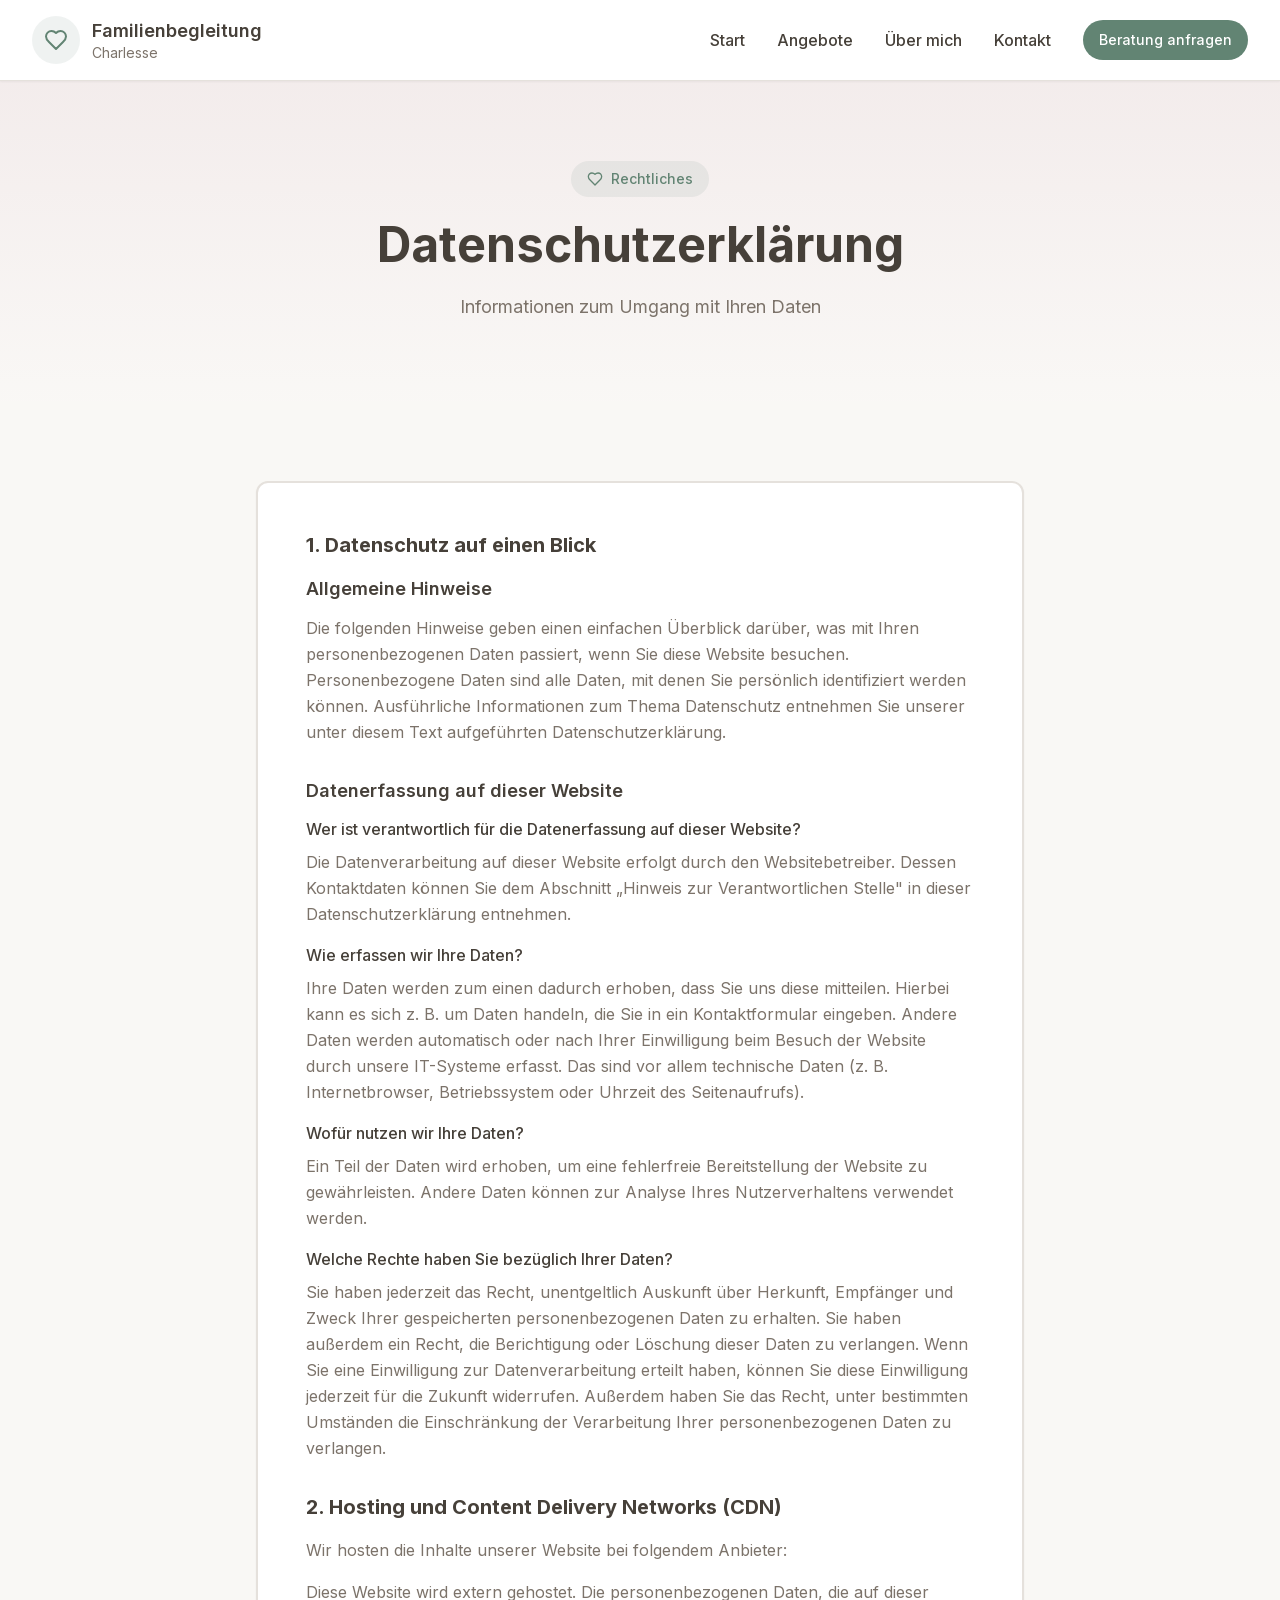
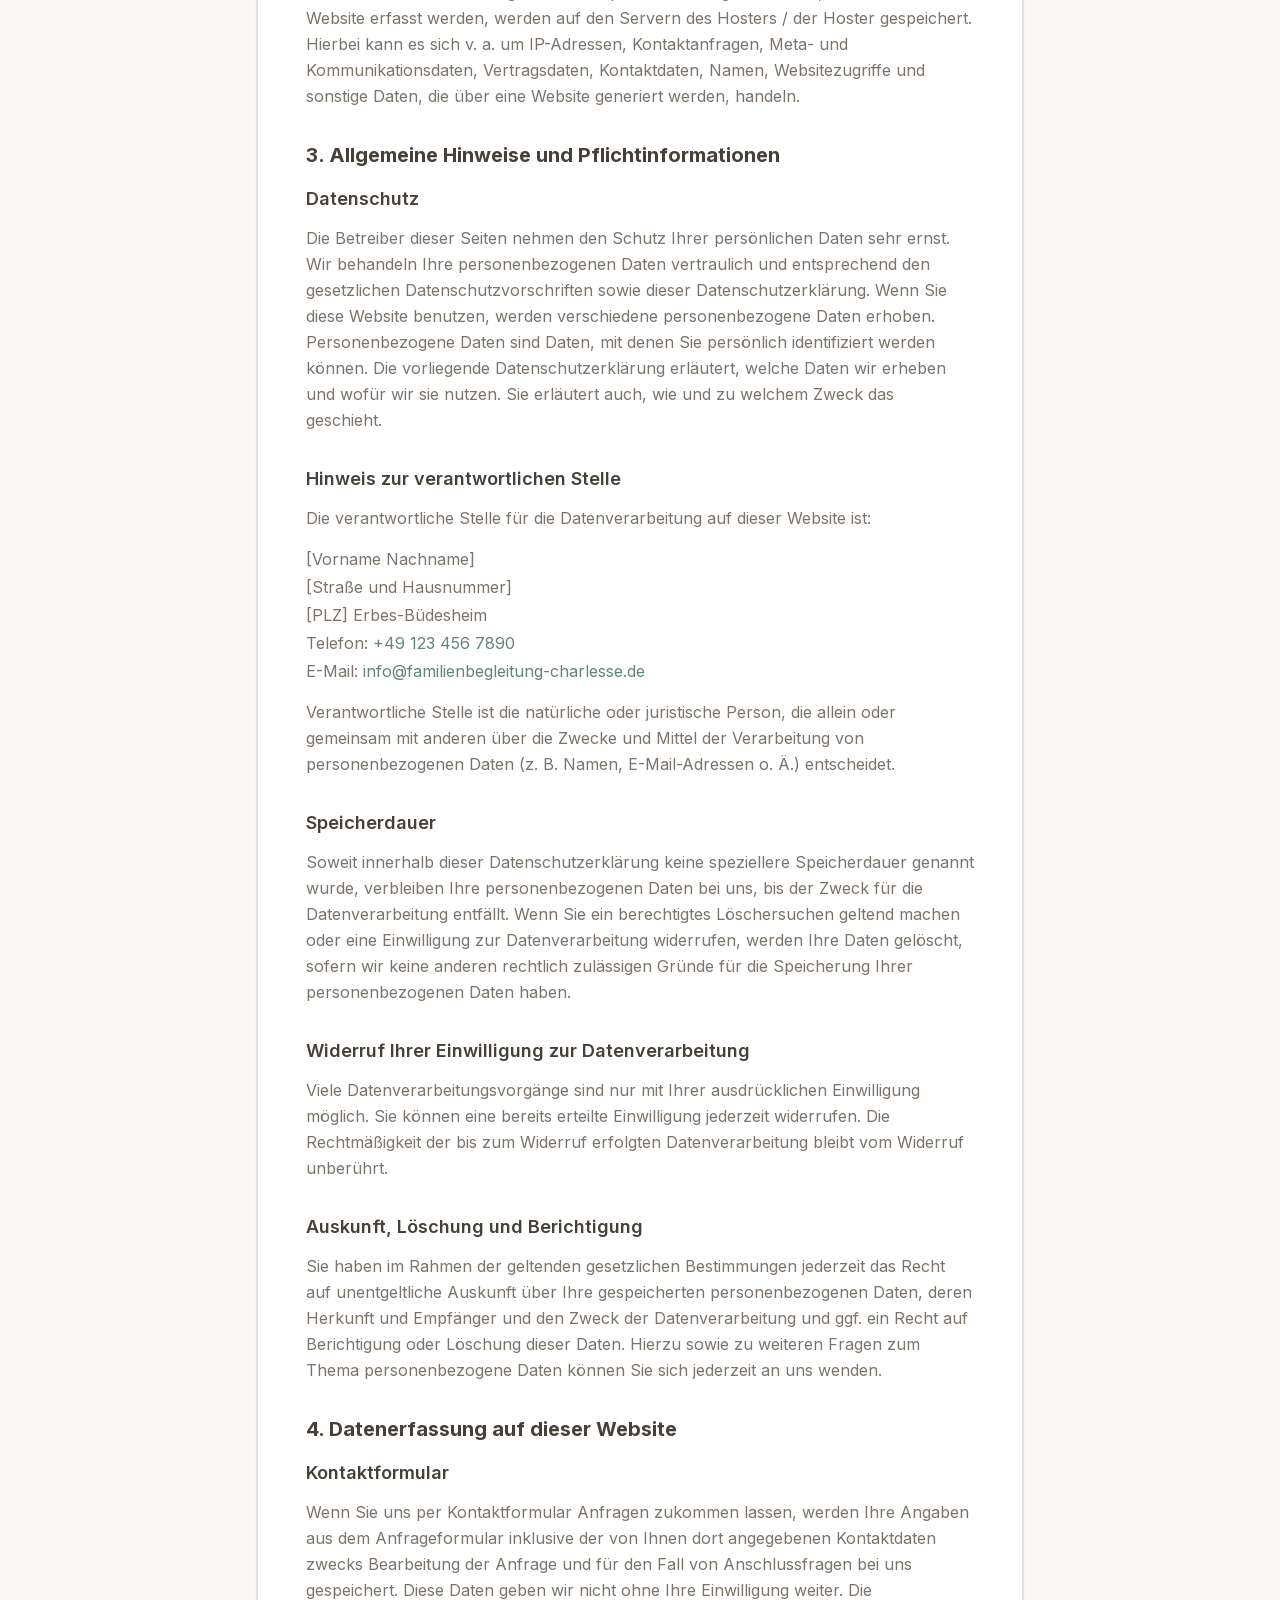
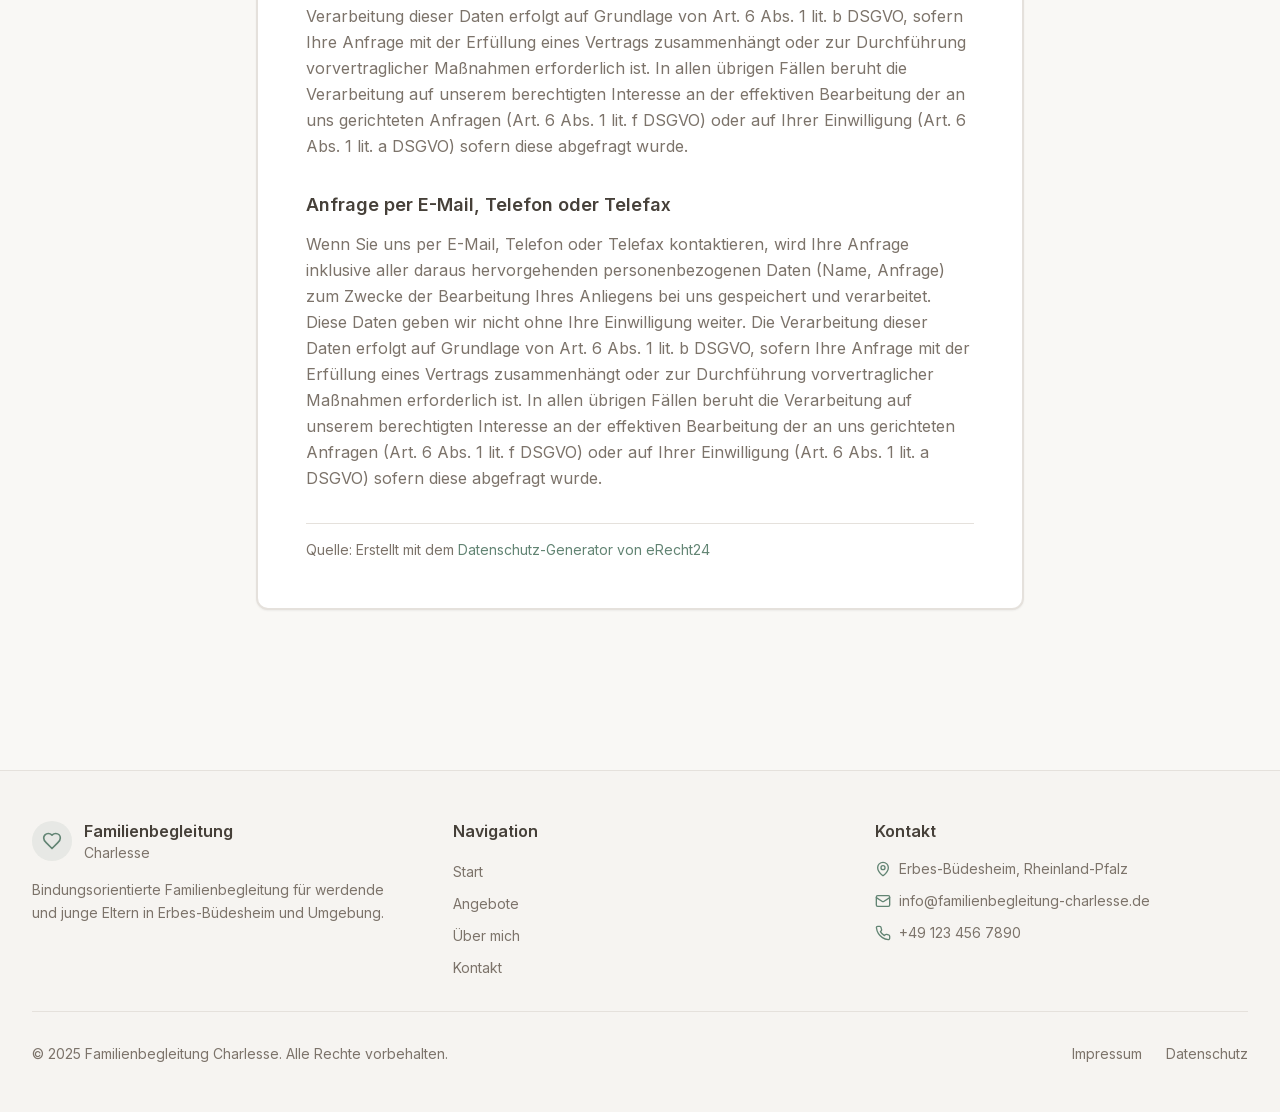
<file: datenschutz.html>
<!DOCTYPE html><html lang="de"><head><meta charSet="utf-8"/><meta name="viewport" content="width=device-width, initial-scale=1"/><link rel="stylesheet" href="/_next/static/css/8067dceb47aa7e14.css" data-precedence="next"/><link rel="preload" href="/_next/static/chunks/webpack-11d783ade22bfdb2.js" as="script" fetchPriority="low"/><script src="/_next/static/chunks/fd9d1056-687fa54ed6e6c530.js" async=""></script><script src="/_next/static/chunks/864-4571fdee95097080.js" async=""></script><script src="/_next/static/chunks/main-app-371d7f7c167a70be.js" async=""></script><title>Familienbegleitung Charlesse | Bindungsorientierte Beratung in Erbes-Büdesheim</title><meta name="description" content="Bindungsorientierte Familienbegleitung, Elternberatung und Kurse für Schwangere, Eltern von Babys und Kleinkindern. Professionelle Unterstützung bei Schlaf, Stillen, Wutanfällen und mehr."/><script src="/_next/static/chunks/polyfills-c67a75d1b6f99dc8.js" noModule=""></script></head><body class="__className_f367f3"><nav class="sticky top-0 z-50 bg-white/95 backdrop-blur-sm border-b border-border shadow-sm"><div class="container mx-auto px-4 sm:px-6 lg:px-8"><div class="flex justify-between items-center h-20"><a class="flex items-center gap-3 group" href="/"><div class="w-12 h-12 rounded-full bg-primary/10 flex items-center justify-center group-hover:bg-primary/20 transition-colors"><svg xmlns="http://www.w3.org/2000/svg" width="24" height="24" viewBox="0 0 24 24" fill="none" stroke="currentColor" stroke-width="2" stroke-linecap="round" stroke-linejoin="round" class="lucide lucide-heart w-6 h-6 text-primary"><path d="M19 14c1.49-1.46 3-3.21 3-5.5A5.5 5.5 0 0 0 16.5 3c-1.76 0-3 .5-4.5 2-1.5-1.5-2.74-2-4.5-2A5.5 5.5 0 0 0 2 8.5c0 2.3 1.5 4.05 3 5.5l7 7Z"></path></svg></div><div class="hidden sm:block"><div class="text-lg font-semibold text-foreground">Familienbegleitung</div><div class="text-sm text-muted-foreground -mt-0.5">Charlesse</div></div></a><div class="hidden md:flex items-center gap-8"><a class="text-foreground hover:text-primary transition-colors font-medium" href="/">Start</a><a class="text-foreground hover:text-primary transition-colors font-medium" href="/angebote">Angebote</a><a class="text-foreground hover:text-primary transition-colors font-medium" href="/ueber-mich">Über mich</a><a class="text-foreground hover:text-primary transition-colors font-medium" href="/kontakt">Kontakt</a><a class="inline-flex items-center justify-center whitespace-nowrap text-sm font-medium ring-offset-background transition-colors focus-visible:outline-none focus-visible:ring-2 focus-visible:ring-ring focus-visible:ring-offset-2 disabled:pointer-events-none disabled:opacity-50 bg-primary text-primary-foreground hover:bg-primary/90 h-10 px-4 py-2 rounded-full" href="/kontakt">Beratung anfragen</a></div><button class="md:hidden p-2 rounded-lg hover:bg-muted transition-colors" aria-label="Menu"><svg xmlns="http://www.w3.org/2000/svg" width="24" height="24" viewBox="0 0 24 24" fill="none" stroke="currentColor" stroke-width="2" stroke-linecap="round" stroke-linejoin="round" class="lucide lucide-menu w-6 h-6"><line x1="4" x2="20" y1="12" y2="12"></line><line x1="4" x2="20" y1="6" y2="6"></line><line x1="4" x2="20" y1="18" y2="18"></line></svg></button></div></div></nav><main class="min-h-screen"><div class="flex flex-col"><section class="bg-gradient-to-b from-accent/20 to-background py-20"><div class="container mx-auto px-4 sm:px-6 lg:px-8"><div class="max-w-3xl mx-auto text-center"><div class="inline-flex items-center gap-2 bg-primary/10 text-primary px-4 py-2 rounded-full mb-6"><svg xmlns="http://www.w3.org/2000/svg" width="24" height="24" viewBox="0 0 24 24" fill="none" stroke="currentColor" stroke-width="2" stroke-linecap="round" stroke-linejoin="round" class="lucide lucide-heart w-4 h-4"><path d="M19 14c1.49-1.46 3-3.21 3-5.5A5.5 5.5 0 0 0 16.5 3c-1.76 0-3 .5-4.5 2-1.5-1.5-2.74-2-4.5-2A5.5 5.5 0 0 0 2 8.5c0 2.3 1.5 4.05 3 5.5l7 7Z"></path></svg><span class="text-sm font-medium">Rechtliches</span></div><h1 class="text-4xl sm:text-5xl font-bold text-foreground mb-6">Datenschutzerklärung</h1><p class="text-lg text-muted-foreground">Informationen zum Umgang mit Ihren Daten</p></div></div></section><section class="py-20"><div class="container mx-auto px-4 sm:px-6 lg:px-8"><div class="max-w-3xl mx-auto"><div class="rounded-lg bg-card text-card-foreground shadow-sm border-2"><div class="p-8 sm:p-12 space-y-8"><div><h2 class="text-xl font-bold text-foreground mb-4">1. Datenschutz auf einen Blick</h2><h3 class="text-lg font-semibold text-foreground mb-3">Allgemeine Hinweise</h3><p class="text-muted-foreground leading-relaxed mb-4">Die folgenden Hinweise geben einen einfachen Überblick darüber, was mit Ihren personenbezogenen Daten passiert, wenn Sie diese Website besuchen. Personenbezogene Daten sind alle Daten, mit denen Sie persönlich identifiziert werden können. Ausführliche Informationen zum Thema Datenschutz entnehmen Sie unserer unter diesem Text aufgeführten Datenschutzerklärung.</p></div><div><h3 class="text-lg font-semibold text-foreground mb-3">Datenerfassung auf dieser Website</h3><p class="font-medium text-foreground mb-2">Wer ist verantwortlich für die Datenerfassung auf dieser Website?</p><p class="text-muted-foreground leading-relaxed mb-4">Die Datenverarbeitung auf dieser Website erfolgt durch den Websitebetreiber. Dessen Kontaktdaten können Sie dem Abschnitt „Hinweis zur Verantwortlichen Stelle&quot; in dieser Datenschutzerklärung entnehmen.</p><p class="font-medium text-foreground mb-2">Wie erfassen wir Ihre Daten?</p><p class="text-muted-foreground leading-relaxed mb-4">Ihre Daten werden zum einen dadurch erhoben, dass Sie uns diese mitteilen. Hierbei kann es sich z. B. um Daten handeln, die Sie in ein Kontaktformular eingeben. Andere Daten werden automatisch oder nach Ihrer Einwilligung beim Besuch der Website durch unsere IT-Systeme erfasst. Das sind vor allem technische Daten (z. B. Internetbrowser, Betriebssystem oder Uhrzeit des Seitenaufrufs).</p><p class="font-medium text-foreground mb-2">Wofür nutzen wir Ihre Daten?</p><p class="text-muted-foreground leading-relaxed mb-4">Ein Teil der Daten wird erhoben, um eine fehlerfreie Bereitstellung der Website zu gewährleisten. Andere Daten können zur Analyse Ihres Nutzerverhaltens verwendet werden.</p><p class="font-medium text-foreground mb-2">Welche Rechte haben Sie bezüglich Ihrer Daten?</p><p class="text-muted-foreground leading-relaxed">Sie haben jederzeit das Recht, unentgeltlich Auskunft über Herkunft, Empfänger und Zweck Ihrer gespeicherten personenbezogenen Daten zu erhalten. Sie haben außerdem ein Recht, die Berichtigung oder Löschung dieser Daten zu verlangen. Wenn Sie eine Einwilligung zur Datenverarbeitung erteilt haben, können Sie diese Einwilligung jederzeit für die Zukunft widerrufen. Außerdem haben Sie das Recht, unter bestimmten Umständen die Einschränkung der Verarbeitung Ihrer personenbezogenen Daten zu verlangen.</p></div><div><h2 class="text-xl font-bold text-foreground mb-4">2. Hosting und Content Delivery Networks (CDN)</h2><p class="text-muted-foreground leading-relaxed">Wir hosten die Inhalte unserer Website bei folgendem Anbieter:</p><p class="text-muted-foreground leading-relaxed mt-4">Diese Website wird extern gehostet. Die personenbezogenen Daten, die auf dieser Website erfasst werden, werden auf den Servern des Hosters / der Hoster gespeichert. Hierbei kann es sich v. a. um IP-Adressen, Kontaktanfragen, Meta- und Kommunikationsdaten, Vertragsdaten, Kontaktdaten, Namen, Websitezugriffe und sonstige Daten, die über eine Website generiert werden, handeln.</p></div><div><h2 class="text-xl font-bold text-foreground mb-4">3. Allgemeine Hinweise und Pflichtinformationen</h2><h3 class="text-lg font-semibold text-foreground mb-3">Datenschutz</h3><p class="text-muted-foreground leading-relaxed">Die Betreiber dieser Seiten nehmen den Schutz Ihrer persönlichen Daten sehr ernst. Wir behandeln Ihre personenbezogenen Daten vertraulich und entsprechend den gesetzlichen Datenschutzvorschriften sowie dieser Datenschutzerklärung. Wenn Sie diese Website benutzen, werden verschiedene personenbezogene Daten erhoben. Personenbezogene Daten sind Daten, mit denen Sie persönlich identifiziert werden können. Die vorliegende Datenschutzerklärung erläutert, welche Daten wir erheben und wofür wir sie nutzen. Sie erläutert auch, wie und zu welchem Zweck das geschieht.</p></div><div><h3 class="text-lg font-semibold text-foreground mb-3">Hinweis zur verantwortlichen Stelle</h3><p class="text-muted-foreground leading-relaxed mb-4">Die verantwortliche Stelle für die Datenverarbeitung auf dieser Website ist:</p><div class="space-y-1 text-muted-foreground"><p>[Vorname Nachname]</p><p>[Straße und Hausnummer]</p><p>[PLZ] Erbes-Büdesheim</p><p class="mt-3">Telefon:<!-- --> <a href="tel:+491234567890" class="text-primary hover:underline">+49 123 456 7890</a></p><p>E-Mail:<!-- --> <a href="mailto:info@familienbegleitung-charlesse.de" class="text-primary hover:underline">info@familienbegleitung-charlesse.de</a></p></div><p class="text-muted-foreground leading-relaxed mt-4">Verantwortliche Stelle ist die natürliche oder juristische Person, die allein oder gemeinsam mit anderen über die Zwecke und Mittel der Verarbeitung von personenbezogenen Daten (z. B. Namen, E-Mail-Adressen o. Ä.) entscheidet.</p></div><div><h3 class="text-lg font-semibold text-foreground mb-3">Speicherdauer</h3><p class="text-muted-foreground leading-relaxed">Soweit innerhalb dieser Datenschutzerklärung keine speziellere Speicherdauer genannt wurde, verbleiben Ihre personenbezogenen Daten bei uns, bis der Zweck für die Datenverarbeitung entfällt. Wenn Sie ein berechtigtes Löschersuchen geltend machen oder eine Einwilligung zur Datenverarbeitung widerrufen, werden Ihre Daten gelöscht, sofern wir keine anderen rechtlich zulässigen Gründe für die Speicherung Ihrer personenbezogenen Daten haben.</p></div><div><h3 class="text-lg font-semibold text-foreground mb-3">Widerruf Ihrer Einwilligung zur Datenverarbeitung</h3><p class="text-muted-foreground leading-relaxed">Viele Datenverarbeitungsvorgänge sind nur mit Ihrer ausdrücklichen Einwilligung möglich. Sie können eine bereits erteilte Einwilligung jederzeit widerrufen. Die Rechtmäßigkeit der bis zum Widerruf erfolgten Datenverarbeitung bleibt vom Widerruf unberührt.</p></div><div><h3 class="text-lg font-semibold text-foreground mb-3">Auskunft, Löschung und Berichtigung</h3><p class="text-muted-foreground leading-relaxed">Sie haben im Rahmen der geltenden gesetzlichen Bestimmungen jederzeit das Recht auf unentgeltliche Auskunft über Ihre gespeicherten personenbezogenen Daten, deren Herkunft und Empfänger und den Zweck der Datenverarbeitung und ggf. ein Recht auf Berichtigung oder Löschung dieser Daten. Hierzu sowie zu weiteren Fragen zum Thema personenbezogene Daten können Sie sich jederzeit an uns wenden.</p></div><div><h2 class="text-xl font-bold text-foreground mb-4">4. Datenerfassung auf dieser Website</h2><h3 class="text-lg font-semibold text-foreground mb-3">Kontaktformular</h3><p class="text-muted-foreground leading-relaxed">Wenn Sie uns per Kontaktformular Anfragen zukommen lassen, werden Ihre Angaben aus dem Anfrageformular inklusive der von Ihnen dort angegebenen Kontaktdaten zwecks Bearbeitung der Anfrage und für den Fall von Anschlussfragen bei uns gespeichert. Diese Daten geben wir nicht ohne Ihre Einwilligung weiter. Die Verarbeitung dieser Daten erfolgt auf Grundlage von Art. 6 Abs. 1 lit. b DSGVO, sofern Ihre Anfrage mit der Erfüllung eines Vertrags zusammenhängt oder zur Durchführung vorvertraglicher Maßnahmen erforderlich ist. In allen übrigen Fällen beruht die Verarbeitung auf unserem berechtigten Interesse an der effektiven Bearbeitung der an uns gerichteten Anfragen (Art. 6 Abs. 1 lit. f DSGVO) oder auf Ihrer Einwilligung (Art. 6 Abs. 1 lit. a DSGVO) sofern diese abgefragt wurde.</p></div><div><h3 class="text-lg font-semibold text-foreground mb-3">Anfrage per E-Mail, Telefon oder Telefax</h3><p class="text-muted-foreground leading-relaxed">Wenn Sie uns per E-Mail, Telefon oder Telefax kontaktieren, wird Ihre Anfrage inklusive aller daraus hervorgehenden personenbezogenen Daten (Name, Anfrage) zum Zwecke der Bearbeitung Ihres Anliegens bei uns gespeichert und verarbeitet. Diese Daten geben wir nicht ohne Ihre Einwilligung weiter. Die Verarbeitung dieser Daten erfolgt auf Grundlage von Art. 6 Abs. 1 lit. b DSGVO, sofern Ihre Anfrage mit der Erfüllung eines Vertrags zusammenhängt oder zur Durchführung vorvertraglicher Maßnahmen erforderlich ist. In allen übrigen Fällen beruht die Verarbeitung auf unserem berechtigten Interesse an der effektiven Bearbeitung der an uns gerichteten Anfragen (Art. 6 Abs. 1 lit. f DSGVO) oder auf Ihrer Einwilligung (Art. 6 Abs. 1 lit. a DSGVO) sofern diese abgefragt wurde.</p></div><div class="pt-4 border-t border-border"><p class="text-sm text-muted-foreground">Quelle: Erstellt mit dem<!-- --> <a href="https://www.e-recht24.de" target="_blank" rel="noopener noreferrer" class="text-primary hover:underline">Datenschutz-Generator von eRecht24</a></p></div></div></div></div></div></section></div></main><footer class="bg-muted/30 border-t border-border mt-20"><div class="container mx-auto px-4 sm:px-6 lg:px-8 py-12"><div class="grid grid-cols-1 md:grid-cols-3 gap-12 mb-8"><div><div class="flex items-center gap-3 mb-4"><div class="w-10 h-10 rounded-full bg-primary/10 flex items-center justify-center"><svg xmlns="http://www.w3.org/2000/svg" width="24" height="24" viewBox="0 0 24 24" fill="none" stroke="currentColor" stroke-width="2" stroke-linecap="round" stroke-linejoin="round" class="lucide lucide-heart w-5 h-5 text-primary"><path d="M19 14c1.49-1.46 3-3.21 3-5.5A5.5 5.5 0 0 0 16.5 3c-1.76 0-3 .5-4.5 2-1.5-1.5-2.74-2-4.5-2A5.5 5.5 0 0 0 2 8.5c0 2.3 1.5 4.05 3 5.5l7 7Z"></path></svg></div><div><div class="font-semibold text-foreground">Familienbegleitung</div><div class="text-sm text-muted-foreground">Charlesse</div></div></div><p class="text-sm text-muted-foreground leading-relaxed">Bindungsorientierte Familienbegleitung für werdende und junge Eltern in Erbes-Büdesheim und Umgebung.</p></div><div><h3 class="font-semibold text-foreground mb-4">Navigation</h3><ul class="space-y-2"><li><a class="text-sm text-muted-foreground hover:text-primary transition-colors" href="/">Start</a></li><li><a class="text-sm text-muted-foreground hover:text-primary transition-colors" href="/angebote">Angebote</a></li><li><a class="text-sm text-muted-foreground hover:text-primary transition-colors" href="/ueber-mich">Über mich</a></li><li><a class="text-sm text-muted-foreground hover:text-primary transition-colors" href="/kontakt">Kontakt</a></li></ul></div><div><h3 class="font-semibold text-foreground mb-4">Kontakt</h3><ul class="space-y-3"><li class="flex items-start gap-2 text-sm text-muted-foreground"><svg xmlns="http://www.w3.org/2000/svg" width="24" height="24" viewBox="0 0 24 24" fill="none" stroke="currentColor" stroke-width="2" stroke-linecap="round" stroke-linejoin="round" class="lucide lucide-map-pin w-4 h-4 mt-0.5 flex-shrink-0 text-primary"><path d="M20 10c0 4.993-5.539 10.193-7.399 11.799a1 1 0 0 1-1.202 0C9.539 20.193 4 14.993 4 10a8 8 0 0 1 16 0"></path><circle cx="12" cy="10" r="3"></circle></svg><span>Erbes-Büdesheim, Rheinland-Pfalz</span></li><li class="flex items-start gap-2 text-sm text-muted-foreground"><svg xmlns="http://www.w3.org/2000/svg" width="24" height="24" viewBox="0 0 24 24" fill="none" stroke="currentColor" stroke-width="2" stroke-linecap="round" stroke-linejoin="round" class="lucide lucide-mail w-4 h-4 mt-0.5 flex-shrink-0 text-primary"><rect width="20" height="16" x="2" y="4" rx="2"></rect><path d="m22 7-8.97 5.7a1.94 1.94 0 0 1-2.06 0L2 7"></path></svg><a href="mailto:info@familienbegleitung-charlesse.de" class="hover:text-primary transition-colors">info@familienbegleitung-charlesse.de</a></li><li class="flex items-start gap-2 text-sm text-muted-foreground"><svg xmlns="http://www.w3.org/2000/svg" width="24" height="24" viewBox="0 0 24 24" fill="none" stroke="currentColor" stroke-width="2" stroke-linecap="round" stroke-linejoin="round" class="lucide lucide-phone w-4 h-4 mt-0.5 flex-shrink-0 text-primary"><path d="M22 16.92v3a2 2 0 0 1-2.18 2 19.79 19.79 0 0 1-8.63-3.07 19.5 19.5 0 0 1-6-6 19.79 19.79 0 0 1-3.07-8.67A2 2 0 0 1 4.11 2h3a2 2 0 0 1 2 1.72 12.84 12.84 0 0 0 .7 2.81 2 2 0 0 1-.45 2.11L8.09 9.91a16 16 0 0 0 6 6l1.27-1.27a2 2 0 0 1 2.11-.45 12.84 12.84 0 0 0 2.81.7A2 2 0 0 1 22 16.92z"></path></svg><a href="tel:+491234567890" class="hover:text-primary transition-colors">+49 123 456 7890</a></li></ul></div></div><div class="pt-8 border-t border-border"><div class="flex flex-col sm:flex-row justify-between items-center gap-4 text-sm text-muted-foreground"><p>© <!-- -->2025<!-- --> Familienbegleitung Charlesse. Alle Rechte vorbehalten.</p><div class="flex gap-6"><a class="hover:text-primary transition-colors" href="/impressum">Impressum</a><a class="hover:text-primary transition-colors" href="/datenschutz">Datenschutz</a></div></div></div></div></footer><script src="/_next/static/chunks/webpack-11d783ade22bfdb2.js" async=""></script><script>(self.__next_f=self.__next_f||[]).push([0])</script><script>self.__next_f.push([1,"1:HL[\"/_next/static/css/8067dceb47aa7e14.css\",\"style\"]\n0:\"$L2\"\n"])</script><script>self.__next_f.push([1,"3:I{\"id\":6054,\"chunks\":[\"272:static/chunks/webpack-11d783ade22bfdb2.js\",\"971:static/chunks/fd9d1056-687fa54ed6e6c530.js\",\"864:static/chunks/864-4571fdee95097080.js\"],\"name\":\"\",\"async\":false}\n5:I{\"id\":1729,\"chunks\":[\"272:static/chunks/webpack-11d783ade22bfdb2.js\",\"971:static/chunks/fd9d1056-687fa54ed6e6c530.js\",\"864:static/chunks/864-4571fdee95097080.js\"],\"name\":\"\",\"async\":false}\n6:I{\"id\":8136,\"chunks\":[\"724:static/chunks/724-d5968228bf990985.js\",\"801:static/chunks/801-4d81c6954357e90d.js\",\"185:static/chunks"])</script><script>self.__next_f.push([1,"/app/layout-e65b03e1c1ee7f24.js\"],\"name\":\"\",\"async\":false}\n7:I{\"id\":1443,\"chunks\":[\"272:static/chunks/webpack-11d783ade22bfdb2.js\",\"971:static/chunks/fd9d1056-687fa54ed6e6c530.js\",\"864:static/chunks/864-4571fdee95097080.js\"],\"name\":\"\",\"async\":false}\n8:I{\"id\":8639,\"chunks\":[\"272:static/chunks/webpack-11d783ade22bfdb2.js\",\"971:static/chunks/fd9d1056-687fa54ed6e6c530.js\",\"864:static/chunks/864-4571fdee95097080.js\"],\"name\":\"\",\"async\":false}\na:I{\"id\":4724,\"chunks\":[\"724:static/chunks/724-d5968228bf990985.js\",\"93"])</script><script>self.__next_f.push([1,"1:static/chunks/app/page-07fffd37a7f5b3d4.js\"],\"name\":\"\",\"async\":false}\n"])</script><script>self.__next_f.push([1,"2:[[[\"$\",\"link\",\"0\",{\"rel\":\"stylesheet\",\"href\":\"/_next/static/css/8067dceb47aa7e14.css\",\"precedence\":\"next\"}]],[\"$\",\"$L3\",null,{\"buildId\":\"Eh8JF249GHW5HDn59SzcC\",\"assetPrefix\":\"\",\"initialCanonicalUrl\":\"/datenschutz\",\"initialTree\":[\"\",{\"children\":[\"datenschutz\",{\"children\":[\"__PAGE__\",{}]}]},\"$undefined\",\"$undefined\",true],\"initialHead\":[false,\"$L4\"],\"globalErrorComponent\":\"$5\",\"children\":[null,[\"$\",\"html\",null,{\"lang\":\"de\",\"children\":[\"$\",\"body\",null,{\"className\":\"__className_f367f3\",\"children\":[[\"$\",\"$L6\",null,{}],[\"$\",\"main\",null,{\"className\":\"min-h-screen\",\"children\":[\"$\",\"$L7\",null,{\"parallelRouterKey\":\"children\",\"segmentPath\":[\"children\"],\"loading\":\"$undefined\",\"loadingStyles\":\"$undefined\",\"hasLoading\":false,\"error\":\"$undefined\",\"errorStyles\":\"$undefined\",\"template\":[\"$\",\"$L8\",null,{}],\"templateStyles\":\"$undefined\",\"notFound\":[[\"$\",\"title\",null,{\"children\":\"404: This page could not be found.\"}],[\"$\",\"div\",null,{\"style\":{\"fontFamily\":\"system-ui,\\\"Segoe UI\\\",Roboto,Helvetica,Arial,sans-serif,\\\"Apple Color Emoji\\\",\\\"Segoe UI Emoji\\\"\",\"height\":\"100vh\",\"textAlign\":\"center\",\"display\":\"flex\",\"flexDirection\":\"column\",\"alignItems\":\"center\",\"justifyContent\":\"center\"},\"children\":[\"$\",\"div\",null,{\"children\":[[\"$\",\"style\",null,{\"dangerouslySetInnerHTML\":{\"__html\":\"body{color:#000;background:#fff;margin:0}.next-error-h1{border-right:1px solid rgba(0,0,0,.3)}@media (prefers-color-scheme:dark){body{color:#fff;background:#000}.next-error-h1{border-right:1px solid rgba(255,255,255,.3)}}\"}}],[\"$\",\"h1\",null,{\"className\":\"next-error-h1\",\"style\":{\"display\":\"inline-block\",\"margin\":\"0 20px 0 0\",\"padding\":\"0 23px 0 0\",\"fontSize\":24,\"fontWeight\":500,\"verticalAlign\":\"top\",\"lineHeight\":\"49px\"},\"children\":\"404\"}],[\"$\",\"div\",null,{\"style\":{\"display\":\"inline-block\"},\"children\":[\"$\",\"h2\",null,{\"style\":{\"fontSize\":14,\"fontWeight\":400,\"lineHeight\":\"49px\",\"margin\":0},\"children\":\"This page could not be found.\"}]}]]}]}]],\"notFoundStyles\":[],\"childProp\":{\"current\":[\"$\",\"$L7\",null,{\"parallelRouterKey\":\"children\",\"segmentPath\":[\"children\",\"datenschutz\",\"children\"],\"loading\":\"$undefined\",\"loadingStyles\":\"$undefined\",\"hasLoading\":false,\"error\":\"$undefined\",\"errorStyles\":\"$undefined\",\"template\":[\"$\",\"$L8\",null,{}],\"templateStyles\":\"$undefined\",\"notFound\":\"$undefined\",\"notFoundStyles\":\"$undefined\",\"childProp\":{\"current\":[\"$L9\",[\"$\",\"div\",null,{\"className\":\"flex flex-col\",\"children\":[[\"$\",\"section\",null,{\"className\":\"bg-gradient-to-b from-accent/20 to-background py-20\",\"children\":[\"$\",\"div\",null,{\"className\":\"container mx-auto px-4 sm:px-6 lg:px-8\",\"children\":[\"$\",\"div\",null,{\"className\":\"max-w-3xl mx-auto text-center\",\"children\":[[\"$\",\"div\",null,{\"className\":\"inline-flex items-center gap-2 bg-primary/10 text-primary px-4 py-2 rounded-full mb-6\",\"children\":[[\"$\",\"svg\",null,{\"xmlns\":\"http://www.w3.org/2000/svg\",\"width\":24,\"height\":24,\"viewBox\":\"0 0 24 24\",\"fill\":\"none\",\"stroke\":\"currentColor\",\"strokeWidth\":2,\"strokeLinecap\":\"round\",\"strokeLinejoin\":\"round\",\"className\":\"lucide lucide-heart w-4 h-4\",\"children\":[[\"$\",\"path\",\"c3ymky\",{\"d\":\"M19 14c1.49-1.46 3-3.21 3-5.5A5.5 5.5 0 0 0 16.5 3c-1.76 0-3 .5-4.5 2-1.5-1.5-2.74-2-4.5-2A5.5 5.5 0 0 0 2 8.5c0 2.3 1.5 4.05 3 5.5l7 7Z\"}],\"$undefined\"]}],[\"$\",\"span\",null,{\"className\":\"text-sm font-medium\",\"children\":\"Rechtliches\"}]]}],[\"$\",\"h1\",null,{\"className\":\"text-4xl sm:text-5xl font-bold text-foreground mb-6\",\"children\":\"Datenschutzerklärung\"}],[\"$\",\"p\",null,{\"className\":\"text-lg text-muted-foreground\",\"children\":\"Informationen zum Umgang mit Ihren Daten\"}]]}]}]}],[\"$\",\"section\",null,{\"className\":\"py-20\",\"children\":[\"$\",\"div\",null,{\"className\":\"container mx-auto px-4 sm:px-6 lg:px-8\",\"children\":[\"$\",\"div\",null,{\"className\":\"max-w-3xl mx-auto\",\"children\":[\"$\",\"div\",null,{\"className\":\"rounded-lg bg-card text-card-foreground shadow-sm border-2\",\"children\":[\"$\",\"div\",null,{\"className\":\"p-8 sm:p-12 space-y-8\",\"children\":[[\"$\",\"div\",null,{\"children\":[[\"$\",\"h2\",null,{\"className\":\"text-xl font-bold text-foreground mb-4\",\"children\":\"1. Datenschutz auf einen Blick\"}],[\"$\",\"h3\",null,{\"className\":\"text-lg font-semibold text-foreground mb-3\",\"children\":\"Allgemeine Hinweise\"}],[\"$\",\"p\",null,{\"className\":\"text-muted-foreground leading-relaxed mb-4\",\"children\":\"Die folgenden Hinweise geben einen einfachen Überblick darüber, was mit Ihren personenbezogenen Daten passiert, wenn Sie diese Website besuchen. Personenbezogene Daten sind alle Daten, mit denen Sie persönlich identifiziert werden können. Ausführliche Informationen zum Thema Datenschutz entnehmen Sie unserer unter diesem Text aufgeführten Datenschutzerklärung.\"}]]}],[\"$\",\"div\",null,{\"children\":[[\"$\",\"h3\",null,{\"className\":\"text-lg font-semibold text-foreground mb-3\",\"children\":\"Datenerfassung auf dieser Website\"}],[\"$\",\"p\",null,{\"className\":\"font-medium text-foreground mb-2\",\"children\":\"Wer ist verantwortlich für die Datenerfassung auf dieser Website?\"}],[\"$\",\"p\",null,{\"className\":\"text-muted-foreground leading-relaxed mb-4\",\"children\":\"Die Datenverarbeitung auf dieser Website erfolgt durch den Websitebetreiber. Dessen Kontaktdaten können Sie dem Abschnitt „Hinweis zur Verantwortlichen Stelle\\\" in dieser Datenschutzerklärung entnehmen.\"}],[\"$\",\"p\",null,{\"className\":\"font-medium text-foreground mb-2\",\"children\":\"Wie erfassen wir Ihre Daten?\"}],[\"$\",\"p\",null,{\"className\":\"text-muted-foreground leading-relaxed mb-4\",\"children\":\"Ihre Daten werden zum einen dadurch erhoben, dass Sie uns diese mitteilen. Hierbei kann es sich z. B. um Daten handeln, die Sie in ein Kontaktformular eingeben. Andere Daten werden automatisch oder nach Ihrer Einwilligung beim Besuch der Website durch unsere IT-Systeme erfasst. Das sind vor allem technische Daten (z. B. Internetbrowser, Betriebssystem oder Uhrzeit des Seitenaufrufs).\"}],[\"$\",\"p\",null,{\"className\":\"font-medium text-foreground mb-2\",\"children\":\"Wofür nutzen wir Ihre Daten?\"}],[\"$\",\"p\",null,{\"className\":\"text-muted-foreground leading-relaxed mb-4\",\"children\":\"Ein Teil der Daten wird erhoben, um eine fehlerfreie Bereitstellung der Website zu gewährleisten. Andere Daten können zur Analyse Ihres Nutzerverhaltens verwendet werden.\"}],[\"$\",\"p\",null,{\"className\":\"font-medium text-foreground mb-2\",\"children\":\"Welche Rechte haben Sie bezüglich Ihrer Daten?\"}],[\"$\",\"p\",null,{\"className\":\"text-muted-foreground leading-relaxed\",\"children\":\"Sie haben jederzeit das Recht, unentgeltlich Auskunft über Herkunft, Empfänger und Zweck Ihrer gespeicherten personenbezogenen Daten zu erhalten. Sie haben außerdem ein Recht, die Berichtigung oder Löschung dieser Daten zu verlangen. Wenn Sie eine Einwilligung zur Datenverarbeitung erteilt haben, können Sie diese Einwilligung jederzeit für die Zukunft widerrufen. Außerdem haben Sie das Recht, unter bestimmten Umständen die Einschränkung der Verarbeitung Ihrer personenbezogenen Daten zu verlangen.\"}]]}],[\"$\",\"div\",null,{\"children\":[[\"$\",\"h2\",null,{\"className\":\"text-xl font-bold text-foreground mb-4\",\"children\":\"2. Hosting und Content Delivery Networks (CDN)\"}],[\"$\",\"p\",null,{\"className\":\"text-muted-foreground leading-relaxed\",\"children\":\"Wir hosten die Inhalte unserer Website bei folgendem Anbieter:\"}],[\"$\",\"p\",null,{\"className\":\"text-muted-foreground leading-relaxed mt-4\",\"children\":\"Diese Website wird extern gehostet. Die personenbezogenen Daten, die auf dieser Website erfasst werden, werden auf den Servern des Hosters / der Hoster gespeichert. Hierbei kann es sich v. a. um IP-Adressen, Kontaktanfragen, Meta- und Kommunikationsdaten, Vertragsdaten, Kontaktdaten, Namen, Websitezugriffe und sonstige Daten, die über eine Website generiert werden, handeln.\"}]]}],[\"$\",\"div\",null,{\"children\":[[\"$\",\"h2\",null,{\"className\":\"text-xl font-bold text-foreground mb-4\",\"children\":\"3. Allgemeine Hinweise und Pflichtinformationen\"}],[\"$\",\"h3\",null,{\"className\":\"text-lg font-semibold text-foreground mb-3\",\"children\":\"Datenschutz\"}],[\"$\",\"p\",null,{\"className\":\"text-muted-foreground leading-relaxed\",\"children\":\"Die Betreiber dieser Seiten nehmen den Schutz Ihrer persönlichen Daten sehr ernst. Wir behandeln Ihre personenbezogenen Daten vertraulich und entsprechend den gesetzlichen Datenschutzvorschriften sowie dieser Datenschutzerklärung. Wenn Sie diese Website benutzen, werden verschiedene personenbezogene Daten erhoben. Personenbezogene Daten sind Daten, mit denen Sie persönlich identifiziert werden können. Die vorliegende Datenschutzerklärung erläutert, welche Daten wir erheben und wofür wir sie nutzen. Sie erläutert auch, wie und zu welchem Zweck das geschieht.\"}]]}],[\"$\",\"div\",null,{\"children\":[[\"$\",\"h3\",null,{\"className\":\"text-lg font-semibold text-foreground mb-3\",\"children\":\"Hinweis zur verantwortlichen Stelle\"}],[\"$\",\"p\",null,{\"className\":\"text-muted-foreground leading-relaxed mb-4\",\"children\":\"Die verantwortliche Stelle für die Datenverarbeitung auf dieser Website ist:\"}],[\"$\",\"div\",null,{\"className\":\"space-y-1 text-muted-foreground\",\"children\":[[\"$\",\"p\",null,{\"children\":\"[Vorname Nachname]\"}],[\"$\",\"p\",null,{\"children\":\"[Straße und Hausnummer]\"}],[\"$\",\"p\",null,{\"children\":\"[PLZ] Erbes-Büdesheim\"}],[\"$\",\"p\",null,{\"className\":\"mt-3\",\"children\":[\"Telefon:\",\" \",[\"$\",\"a\",null,{\"href\":\"tel:+491234567890\",\"className\":\"text-primary hover:underline\",\"children\":\"+49 123 456 7890\"}]]}],[\"$\",\"p\",null,{\"children\":[\"E-Mail:\",\" \",[\"$\",\"a\",null,{\"href\":\"mailto:info@familienbegleitung-charlesse.de\",\"className\":\"text-primary hover:underline\",\"children\":\"info@familienbegleitung-charlesse.de\"}]]}]]}],[\"$\",\"p\",null,{\"className\":\"text-muted-foreground leading-relaxed mt-4\",\"children\":\"Verantwortliche Stelle ist die natürliche oder juristische Person, die allein oder gemeinsam mit anderen über die Zwecke und Mittel der Verarbeitung von personenbezogenen Daten (z. B. Namen, E-Mail-Adressen o. Ä.) entscheidet.\"}]]}],[\"$\",\"div\",null,{\"children\":[[\"$\",\"h3\",null,{\"className\":\"text-lg font-semibold text-foreground mb-3\",\"children\":\"Speicherdauer\"}],[\"$\",\"p\",null,{\"className\":\"text-muted-foreground leading-relaxed\",\"children\":\"Soweit innerhalb dieser Datenschutzerklärung keine speziellere Speicherdauer genannt wurde, verbleiben Ihre personenbezogenen Daten bei uns, bis der Zweck für die Datenverarbeitung entfällt. Wenn Sie ein berechtigtes Löschersuchen geltend machen oder eine Einwilligung zur Datenverarbeitung widerrufen, werden Ihre Daten gelöscht, sofern wir keine anderen rechtlich zulässigen Gründe für die Speicherung Ihrer personenbezogenen Daten haben.\"}]]}],[\"$\",\"div\",null,{\"children\":[[\"$\",\"h3\",null,{\"className\":\"text-lg font-semibold text-foreground mb-3\",\"children\":\"Widerruf Ihrer Einwilligung zur Datenverarbeitung\"}],[\"$\",\"p\",null,{\"className\":\"text-muted-foreground leading-relaxed\",\"children\":\"Viele Datenverarbeitungsvorgänge sind nur mit Ihrer ausdrücklichen Einwilligung möglich. Sie können eine bereits erteilte Einwilligung jederzeit widerrufen. Die Rechtmäßigkeit der bis zum Widerruf erfolgten Datenverarbeitung bleibt vom Widerruf unberührt.\"}]]}],[\"$\",\"div\",null,{\"children\":[[\"$\",\"h3\",null,{\"className\":\"text-lg font-semibold text-foreground mb-3\",\"children\":\"Auskunft, Löschung und Berichtigung\"}],[\"$\",\"p\",null,{\"className\":\"text-muted-foreground leading-relaxed\",\"children\":\"Sie haben im Rahmen der geltenden gesetzlichen Bestimmungen jederzeit das Recht auf unentgeltliche Auskunft über Ihre gespeicherten personenbezogenen Daten, deren Herkunft und Empfänger und den Zweck der Datenverarbeitung und ggf. ein Recht auf Berichtigung oder Löschung dieser Daten. Hierzu sowie zu weiteren Fragen zum Thema personenbezogene Daten können Sie sich jederzeit an uns wenden.\"}]]}],[\"$\",\"div\",null,{\"children\":[[\"$\",\"h2\",null,{\"className\":\"text-xl font-bold text-foreground mb-4\",\"children\":\"4. Datenerfassung auf dieser Website\"}],[\"$\",\"h3\",null,{\"className\":\"text-lg font-semibold text-foreground mb-3\",\"children\":\"Kontaktformular\"}],[\"$\",\"p\",null,{\"className\":\"text-muted-foreground leading-relaxed\",\"children\":\"Wenn Sie uns per Kontaktformular Anfragen zukommen lassen, werden Ihre Angaben aus dem Anfrageformular inklusive der von Ihnen dort angegebenen Kontaktdaten zwecks Bearbeitung der Anfrage und für den Fall von Anschlussfragen bei uns gespeichert. Diese Daten geben wir nicht ohne Ihre Einwilligung weiter. Die Verarbeitung dieser Daten erfolgt auf Grundlage von Art. 6 Abs. 1 lit. b DSGVO, sofern Ihre Anfrage mit der Erfüllung eines Vertrags zusammenhängt oder zur Durchführung vorvertraglicher Maßnahmen erforderlich ist. In allen übrigen Fällen beruht die Verarbeitung auf unserem berechtigten Interesse an der effektiven Bearbeitung der an uns gerichteten Anfragen (Art. 6 Abs. 1 lit. f DSGVO) oder auf Ihrer Einwilligung (Art. 6 Abs. 1 lit. a DSGVO) sofern diese abgefragt wurde.\"}]]}],[\"$\",\"div\",null,{\"children\":[[\"$\",\"h3\",null,{\"className\":\"text-lg font-semibold text-foreground mb-3\",\"children\":\"Anfrage per E-Mail, Telefon oder Telefax\"}],[\"$\",\"p\",null,{\"className\":\"text-muted-foreground leading-relaxed\",\"children\":\"Wenn Sie uns per E-Mail, Telefon oder Telefax kontaktieren, wird Ihre Anfrage inklusive aller daraus hervorgehenden personenbezogenen Daten (Name, Anfrage) zum Zwecke der Bearbeitung Ihres Anliegens bei uns gespeichert und verarbeitet. Diese Daten geben wir nicht ohne Ihre Einwilligung weiter. Die Verarbeitung dieser Daten erfolgt auf Grundlage von Art. 6 Abs. 1 lit. b DSGVO, sofern Ihre Anfrage mit der Erfüllung eines Vertrags zusammenhängt oder zur Durchführung vorvertraglicher Maßnahmen erforderlich ist. In allen übrigen Fällen beruht die Verarbeitung auf unserem berechtigten Interesse an der effektiven Bearbeitung der an uns gerichteten Anfragen (Art. 6 Abs. 1 lit. f DSGVO) oder auf Ihrer Einwilligung (Art. 6 Abs. 1 lit. a DSGVO) sofern diese abgefragt wurde.\"}]]}],[\"$\",\"div\",null,{\"className\":\"pt-4 border-t border-border\",\"children\":[\"$\",\"p\",null,{\"className\":\"text-sm text-muted-foreground\",\"children\":[\"Quelle: Erstellt mit dem\",\" \",[\"$\",\"a\",null,{\"href\":\"https://www.e-recht24.de\",\"target\":\"_blank\",\"rel\":\"noopener noreferrer\",\"className\":\"text-primary hover:underline\",\"children\":\"Datenschutz-Generator von eRecht24\"}]]}]}]]}]}]}]}]}]]}],null],\"segment\":\"__PAGE__\"},\"styles\":[]}],\"segment\":\"datenschutz\"},\"styles\":[]}]}],[\"$\",\"footer\",null,{\"className\":\"bg-muted/30 border-t border-border mt-20\",\"children\":[\"$\",\"div\",null,{\"className\":\"container mx-auto px-4 sm:px-6 lg:px-8 py-12\",\"children\":[[\"$\",\"div\",null,{\"className\":\"grid grid-cols-1 md:grid-cols-3 gap-12 mb-8\",\"children\":[[\"$\",\"div\",null,{\"children\":[[\"$\",\"div\",null,{\"className\":\"flex items-center gap-3 mb-4\",\"children\":[[\"$\",\"div\",null,{\"className\":\"w-10 h-10 rounded-full bg-primary/10 flex items-center justify-center\",\"children\":[\"$\",\"svg\",null,{\"xmlns\":\"http://www.w3.org/2000/svg\",\"width\":24,\"height\":24,\"viewBox\":\"0 0 24 24\",\"fill\":\"none\",\"stroke\":\"currentColor\",\"strokeWidth\":2,\"strokeLinecap\":\"round\",\"strokeLinejoin\":\"round\",\"className\":\"lucide lucide-heart w-5 h-5 text-primary\",\"children\":[[\"$\",\"path\",\"c3ymky\",{\"d\":\"M19 14c1.49-1.46 3-3.21 3-5.5A5.5 5.5 0 0 0 16.5 3c-1.76 0-3 .5-4.5 2-1.5-1.5-2.74-2-4.5-2A5.5 5.5 0 0 0 2 8.5c0 2.3 1.5 4.05 3 5.5l7 7Z\"}],\"$undefined\"]}]}],[\"$\",\"div\",null,{\"children\":[[\"$\",\"div\",null,{\"className\":\"font-semibold text-foreground\",\"children\":\"Familienbegleitung\"}],[\"$\",\"div\",null,{\"className\":\"text-sm text-muted-foreground\",\"children\":\"Charlesse\"}]]}]]}],[\"$\",\"p\",null,{\"className\":\"text-sm text-muted-foreground leading-relaxed\",\"children\":\"Bindungsorientierte Familienbegleitung für werdende und junge Eltern in Erbes-Büdesheim und Umgebung.\"}]]}],[\"$\",\"div\",null,{\"children\":[[\"$\",\"h3\",null,{\"className\":\"font-semibold text-foreground mb-4\",\"children\":\"Navigation\"}],[\"$\",\"ul\",null,{\"className\":\"space-y-2\",\"children\":[[\"$\",\"li\",null,{\"children\":[\"$\",\"$La\",null,{\"href\":\"/\",\"className\":\"text-sm text-muted-foreground hover:text-primary transition-colors\",\"children\":\"Start\"}]}],[\"$\",\"li\",null,{\"children\":[\"$\",\"$La\",null,{\"href\":\"/angebote\",\"className\":\"text-sm text-muted-foreground hover:text-primary transition-colors\",\"children\":\"Angebote\"}]}],[\"$\",\"li\",null,{\"children\":[\"$\",\"$La\",null,{\"href\":\"/ueber-mich\",\"className\":\"text-sm text-muted-foreground hover:text-primary transition-colors\",\"children\":\"Über mich\"}]}],[\"$\",\"li\",null,{\"children\":[\"$\",\"$La\",null,{\"href\":\"/kontakt\",\"className\":\"text-sm text-muted-foreground hover:text-primary transition-colors\",\"children\":\"Kontakt\"}]}]]}]]}],[\"$\",\"div\",null,{\"children\":[[\"$\",\"h3\",null,{\"className\":\"font-semibold text-foreground mb-4\",\"children\":\"Kontakt\"}],[\"$\",\"ul\",null,{\"className\":\"space-y-3\",\"children\":[[\"$\",\"li\",null,{\"className\":\"flex items-start gap-2 text-sm text-muted-foreground\",\"children\":[[\"$\",\"svg\",null,{\"xmlns\":\"http://www.w3.org/2000/svg\",\"width\":24,\"height\":24,\"viewBox\":\"0 0 24 24\",\"fill\":\"none\",\"stroke\":\"currentColor\",\"strokeWidth\":2,\"strokeLinecap\":\"round\",\"strokeLinejoin\":\"round\",\"className\":\"lucide lucide-map-pin w-4 h-4 mt-0.5 flex-shrink-0 text-primary\",\"children\":[[\"$\",\"path\",\"1r0f0z\",{\"d\":\"M20 10c0 4.993-5.539 10.193-7.399 11.799a1 1 0 0 1-1.202 0C9.539 20.193 4 14.993 4 10a8 8 0 0 1 16 0\"}],[\"$\",\"circle\",\"ilqhr7\",{\"cx\":\"12\",\"cy\":\"10\",\"r\":\"3\"}],\"$undefined\"]}],[\"$\",\"span\",null,{\"children\":\"Erbes-Büdesheim, Rheinland-Pfalz\"}]]}],[\"$\",\"li\",null,{\"className\":\"flex items-start gap-2 text-sm text-muted-foreground\",\"children\":[[\"$\",\"svg\",null,{\"xmlns\":\"http://www.w3.org/2000/svg\",\"width\":24,\"height\":24,\"viewBox\":\"0 0 24 24\",\"fill\":\"none\",\"stroke\":\"currentColor\",\"strokeWidth\":2,\"strokeLinecap\":\"round\",\"strokeLinejoin\":\"round\",\"className\":\"lucide lucide-mail w-4 h-4 mt-0.5 flex-shrink-0 text-primary\",\"children\":[[\"$\",\"rect\",\"18n3k1\",{\"width\":\"20\",\"height\":\"16\",\"x\":\"2\",\"y\":\"4\",\"rx\":\"2\"}],[\"$\",\"path\",\"1ocrg3\",{\"d\":\"m22 7-8.97 5.7a1.94 1.94 0 0 1-2.06 0L2 7\"}],\"$undefined\"]}],[\"$\",\"a\",null,{\"href\":\"mailto:info@familienbegleitung-charlesse.de\",\"className\":\"hover:text-primary transition-colors\",\"children\":\"info@familienbegleitung-charlesse.de\"}]]}],[\"$\",\"li\",null,{\"className\":\"flex items-start gap-2 text-sm text-muted-foreground\",\"children\":[[\"$\",\"svg\",null,{\"xmlns\":\"http://www.w3.org/2000/svg\",\"width\":24,\"height\":24,\"viewBox\":\"0 0 24 24\",\"fill\":\"none\",\"stroke\":\"currentColor\",\"strokeWidth\":2,\"strokeLinecap\":\"round\",\"strokeLinejoin\":\"round\",\"className\":\"lucide lucide-phone w-4 h-4 mt-0.5 flex-shrink-0 text-primary\",\"children\":[[\"$\",\"path\",\"foiqr5\",{\"d\":\"M22 16.92v3a2 2 0 0 1-2.18 2 19.79 19.79 0 0 1-8.63-3.07 19.5 19.5 0 0 1-6-6 19.79 19.79 0 0 1-3.07-8.67A2 2 0 0 1 4.11 2h3a2 2 0 0 1 2 1.72 12.84 12.84 0 0 0 .7 2.81 2 2 0 0 1-.45 2.11L8.09 9.91a16 16 0 0 0 6 6l1.27-1.27a2 2 0 0 1 2.11-.45 12.84 12.84 0 0 0 2.81.7A2 2 0 0 1 22 16.92z\"}],\"$undefined\"]}],[\"$\",\"a\",null,{\"href\":\"tel:+491234567890\",\"className\":\"hover:text-primary transition-colors\",\"children\":\"+49 123 456 7890\"}]]}]]}]]}]]}],[\"$\",\"div\",null,{\"className\":\"pt-8 border-t border-border\",\"children\":[\"$\",\"div\",null,{\"className\":\"flex flex-col sm:flex-row justify-between items-center gap-4 text-sm text-muted-foreground\",\"children\":[[\"$\",\"p\",null,{\"children\":[\"© \",2025,\" Familienbegleitung Charlesse. Alle Rechte vorbehalten.\"]}],[\"$\",\"div\",null,{\"className\":\"flex gap-6\",\"children\":[[\"$\",\"$La\",null,{\"href\":\"/impressum\",\"className\":\"hover:text-primary transition-colors\",\"children\":\"Impressum\"}],[\"$\",\"$La\",null,{\"href\":\"/datenschutz\",\"className\":\"hover:text-primary transition-colors\",\"children\":\"Datenschutz\"}]]}]]}]}]]}]}]]}]}],null]}]]\n"])</script><script>self.__next_f.push([1,"4:[[\"$\",\"meta\",\"0\",{\"charSet\":\"utf-8\"}],[\"$\",\"title\",\"1\",{\"children\":\"Familienbegleitung Charlesse | Bindungsorientierte Beratung in Erbes-Büdesheim\"}],[\"$\",\"meta\",\"2\",{\"name\":\"description\",\"content\":\"Bindungsorientierte Familienbegleitung, Elternberatung und Kurse für Schwangere, Eltern von Babys und Kleinkindern. Professionelle Unterstützung bei Schlaf, Stillen, Wutanfällen und mehr.\"}],[\"$\",\"meta\",\"3\",{\"name\":\"viewport\",\"content\":\"width=device-width, initial-scale=1\"}]]\n9:null\n"])</script></body></html>
</file>
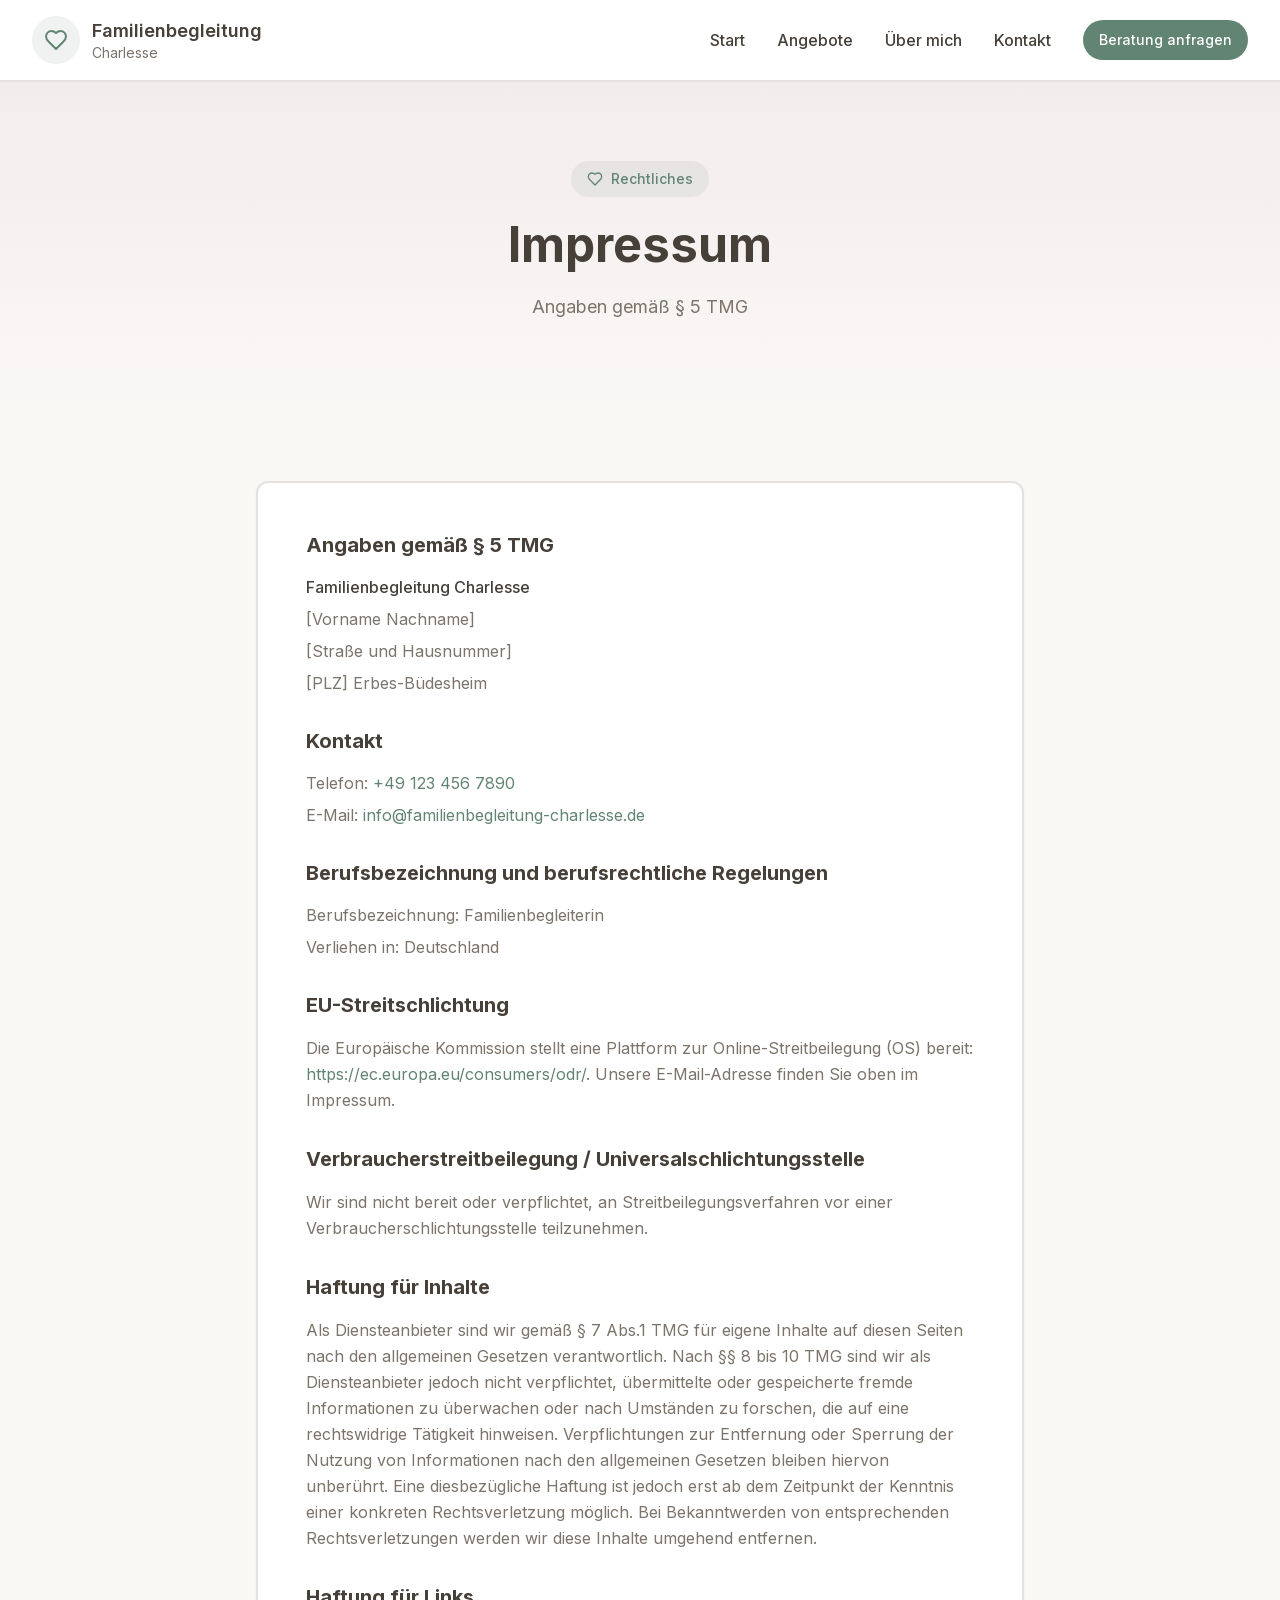
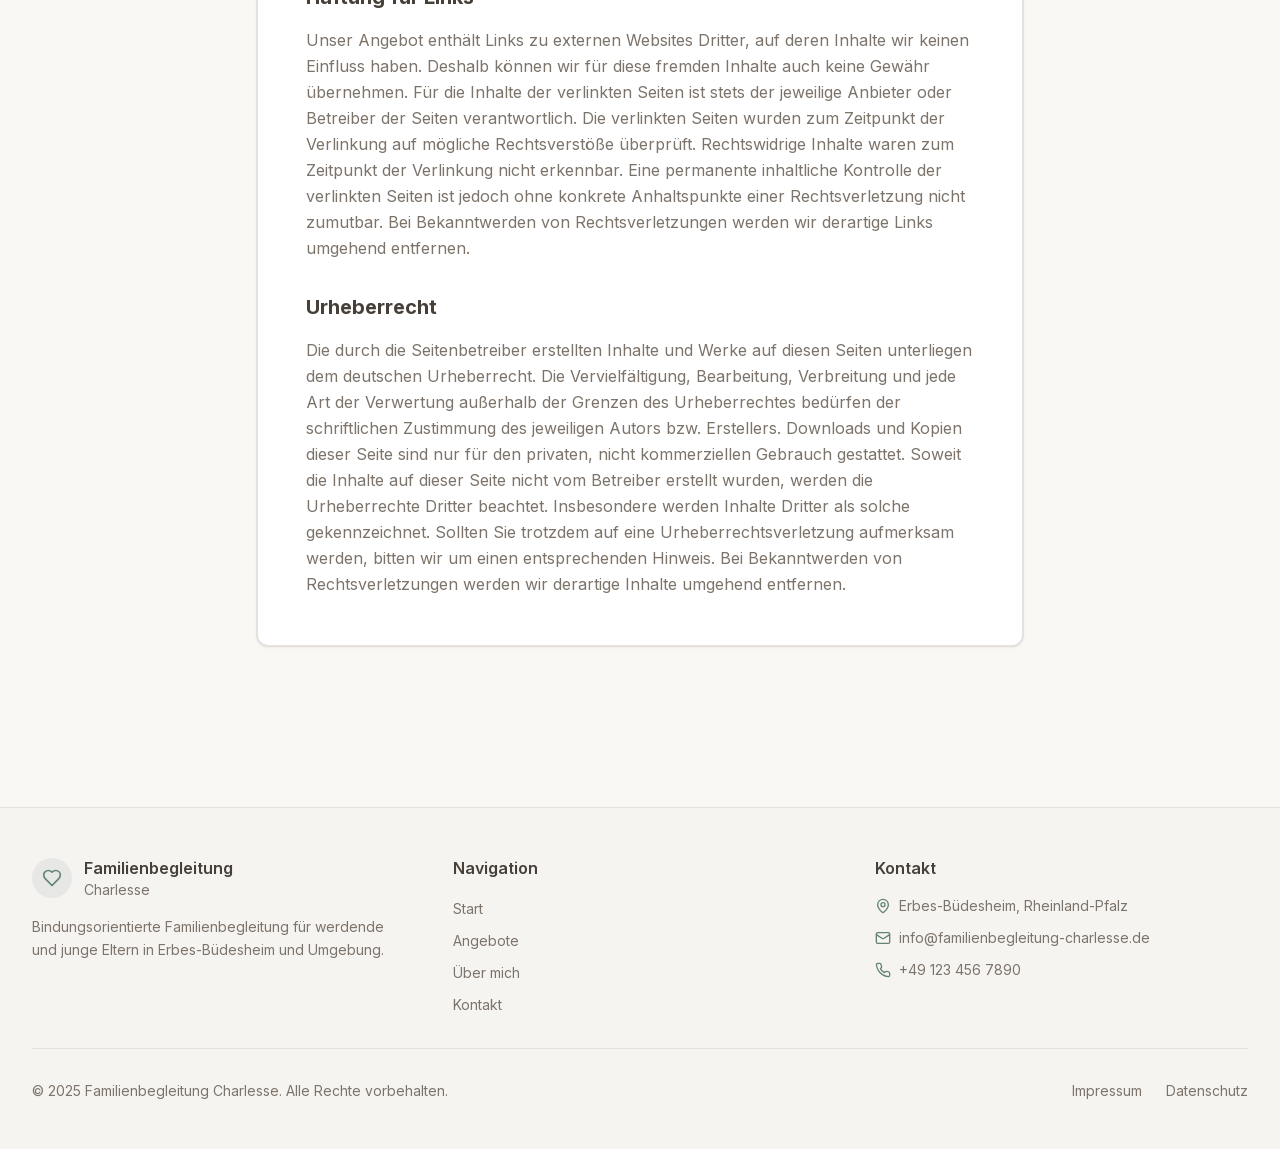
<file: impressum.html>
<!DOCTYPE html><html lang="de"><head><meta charSet="utf-8"/><meta name="viewport" content="width=device-width, initial-scale=1"/><link rel="stylesheet" href="/_next/static/css/8067dceb47aa7e14.css" data-precedence="next"/><link rel="preload" href="/_next/static/chunks/webpack-11d783ade22bfdb2.js" as="script" fetchPriority="low"/><script src="/_next/static/chunks/fd9d1056-687fa54ed6e6c530.js" async=""></script><script src="/_next/static/chunks/864-4571fdee95097080.js" async=""></script><script src="/_next/static/chunks/main-app-371d7f7c167a70be.js" async=""></script><title>Familienbegleitung Charlesse | Bindungsorientierte Beratung in Erbes-Büdesheim</title><meta name="description" content="Bindungsorientierte Familienbegleitung, Elternberatung und Kurse für Schwangere, Eltern von Babys und Kleinkindern. Professionelle Unterstützung bei Schlaf, Stillen, Wutanfällen und mehr."/><script src="/_next/static/chunks/polyfills-c67a75d1b6f99dc8.js" noModule=""></script></head><body class="__className_f367f3"><nav class="sticky top-0 z-50 bg-white/95 backdrop-blur-sm border-b border-border shadow-sm"><div class="container mx-auto px-4 sm:px-6 lg:px-8"><div class="flex justify-between items-center h-20"><a class="flex items-center gap-3 group" href="/"><div class="w-12 h-12 rounded-full bg-primary/10 flex items-center justify-center group-hover:bg-primary/20 transition-colors"><svg xmlns="http://www.w3.org/2000/svg" width="24" height="24" viewBox="0 0 24 24" fill="none" stroke="currentColor" stroke-width="2" stroke-linecap="round" stroke-linejoin="round" class="lucide lucide-heart w-6 h-6 text-primary"><path d="M19 14c1.49-1.46 3-3.21 3-5.5A5.5 5.5 0 0 0 16.5 3c-1.76 0-3 .5-4.5 2-1.5-1.5-2.74-2-4.5-2A5.5 5.5 0 0 0 2 8.5c0 2.3 1.5 4.05 3 5.5l7 7Z"></path></svg></div><div class="hidden sm:block"><div class="text-lg font-semibold text-foreground">Familienbegleitung</div><div class="text-sm text-muted-foreground -mt-0.5">Charlesse</div></div></a><div class="hidden md:flex items-center gap-8"><a class="text-foreground hover:text-primary transition-colors font-medium" href="/">Start</a><a class="text-foreground hover:text-primary transition-colors font-medium" href="/angebote">Angebote</a><a class="text-foreground hover:text-primary transition-colors font-medium" href="/ueber-mich">Über mich</a><a class="text-foreground hover:text-primary transition-colors font-medium" href="/kontakt">Kontakt</a><a class="inline-flex items-center justify-center whitespace-nowrap text-sm font-medium ring-offset-background transition-colors focus-visible:outline-none focus-visible:ring-2 focus-visible:ring-ring focus-visible:ring-offset-2 disabled:pointer-events-none disabled:opacity-50 bg-primary text-primary-foreground hover:bg-primary/90 h-10 px-4 py-2 rounded-full" href="/kontakt">Beratung anfragen</a></div><button class="md:hidden p-2 rounded-lg hover:bg-muted transition-colors" aria-label="Menu"><svg xmlns="http://www.w3.org/2000/svg" width="24" height="24" viewBox="0 0 24 24" fill="none" stroke="currentColor" stroke-width="2" stroke-linecap="round" stroke-linejoin="round" class="lucide lucide-menu w-6 h-6"><line x1="4" x2="20" y1="12" y2="12"></line><line x1="4" x2="20" y1="6" y2="6"></line><line x1="4" x2="20" y1="18" y2="18"></line></svg></button></div></div></nav><main class="min-h-screen"><div class="flex flex-col"><section class="bg-gradient-to-b from-accent/20 to-background py-20"><div class="container mx-auto px-4 sm:px-6 lg:px-8"><div class="max-w-3xl mx-auto text-center"><div class="inline-flex items-center gap-2 bg-primary/10 text-primary px-4 py-2 rounded-full mb-6"><svg xmlns="http://www.w3.org/2000/svg" width="24" height="24" viewBox="0 0 24 24" fill="none" stroke="currentColor" stroke-width="2" stroke-linecap="round" stroke-linejoin="round" class="lucide lucide-heart w-4 h-4"><path d="M19 14c1.49-1.46 3-3.21 3-5.5A5.5 5.5 0 0 0 16.5 3c-1.76 0-3 .5-4.5 2-1.5-1.5-2.74-2-4.5-2A5.5 5.5 0 0 0 2 8.5c0 2.3 1.5 4.05 3 5.5l7 7Z"></path></svg><span class="text-sm font-medium">Rechtliches</span></div><h1 class="text-4xl sm:text-5xl font-bold text-foreground mb-6">Impressum</h1><p class="text-lg text-muted-foreground">Angaben gemäß § 5 TMG</p></div></div></section><section class="py-20"><div class="container mx-auto px-4 sm:px-6 lg:px-8"><div class="max-w-3xl mx-auto"><div class="rounded-lg bg-card text-card-foreground shadow-sm border-2"><div class="p-8 sm:p-12 space-y-8"><div><h2 class="text-xl font-bold text-foreground mb-4">Angaben gemäß § 5 TMG</h2><div class="space-y-2 text-muted-foreground"><p class="font-medium text-foreground">Familienbegleitung Charlesse</p><p>[Vorname Nachname]</p><p>[Straße und Hausnummer]</p><p>[PLZ] Erbes-Büdesheim</p></div></div><div><h2 class="text-xl font-bold text-foreground mb-4">Kontakt</h2><div class="space-y-2 text-muted-foreground"><p>Telefon:<!-- --> <a href="tel:+491234567890" class="text-primary hover:underline">+49 123 456 7890</a></p><p>E-Mail:<!-- --> <a href="mailto:info@familienbegleitung-charlesse.de" class="text-primary hover:underline">info@familienbegleitung-charlesse.de</a></p></div></div><div><h2 class="text-xl font-bold text-foreground mb-4">Berufsbezeichnung und berufsrechtliche Regelungen</h2><div class="space-y-2 text-muted-foreground"><p>Berufsbezeichnung: Familienbegleiterin</p><p>Verliehen in: Deutschland</p></div></div><div><h2 class="text-xl font-bold text-foreground mb-4">EU-Streitschlichtung</h2><p class="text-muted-foreground leading-relaxed">Die Europäische Kommission stellt eine Plattform zur Online-Streitbeilegung (OS) bereit:<!-- --> <a href="https://ec.europa.eu/consumers/odr/" target="_blank" rel="noopener noreferrer" class="text-primary hover:underline">https://ec.europa.eu/consumers/odr/</a>. Unsere E-Mail-Adresse finden Sie oben im Impressum.</p></div><div><h2 class="text-xl font-bold text-foreground mb-4">Verbraucherstreitbeilegung / Universalschlichtungsstelle</h2><p class="text-muted-foreground leading-relaxed">Wir sind nicht bereit oder verpflichtet, an Streitbeilegungsverfahren vor einer Verbraucherschlichtungsstelle teilzunehmen.</p></div><div><h2 class="text-xl font-bold text-foreground mb-4">Haftung für Inhalte</h2><p class="text-muted-foreground leading-relaxed">Als Diensteanbieter sind wir gemäß § 7 Abs.1 TMG für eigene Inhalte auf diesen Seiten nach den allgemeinen Gesetzen verantwortlich. Nach §§ 8 bis 10 TMG sind wir als Diensteanbieter jedoch nicht verpflichtet, übermittelte oder gespeicherte fremde Informationen zu überwachen oder nach Umständen zu forschen, die auf eine rechtswidrige Tätigkeit hinweisen. Verpflichtungen zur Entfernung oder Sperrung der Nutzung von Informationen nach den allgemeinen Gesetzen bleiben hiervon unberührt. Eine diesbezügliche Haftung ist jedoch erst ab dem Zeitpunkt der Kenntnis einer konkreten Rechtsverletzung möglich. Bei Bekanntwerden von entsprechenden Rechtsverletzungen werden wir diese Inhalte umgehend entfernen.</p></div><div><h2 class="text-xl font-bold text-foreground mb-4">Haftung für Links</h2><p class="text-muted-foreground leading-relaxed">Unser Angebot enthält Links zu externen Websites Dritter, auf deren Inhalte wir keinen Einfluss haben. Deshalb können wir für diese fremden Inhalte auch keine Gewähr übernehmen. Für die Inhalte der verlinkten Seiten ist stets der jeweilige Anbieter oder Betreiber der Seiten verantwortlich. Die verlinkten Seiten wurden zum Zeitpunkt der Verlinkung auf mögliche Rechtsverstöße überprüft. Rechtswidrige Inhalte waren zum Zeitpunkt der Verlinkung nicht erkennbar. Eine permanente inhaltliche Kontrolle der verlinkten Seiten ist jedoch ohne konkrete Anhaltspunkte einer Rechtsverletzung nicht zumutbar. Bei Bekanntwerden von Rechtsverletzungen werden wir derartige Links umgehend entfernen.</p></div><div><h2 class="text-xl font-bold text-foreground mb-4">Urheberrecht</h2><p class="text-muted-foreground leading-relaxed">Die durch die Seitenbetreiber erstellten Inhalte und Werke auf diesen Seiten unterliegen dem deutschen Urheberrecht. Die Vervielfältigung, Bearbeitung, Verbreitung und jede Art der Verwertung außerhalb der Grenzen des Urheberrechtes bedürfen der schriftlichen Zustimmung des jeweiligen Autors bzw. Erstellers. Downloads und Kopien dieser Seite sind nur für den privaten, nicht kommerziellen Gebrauch gestattet. Soweit die Inhalte auf dieser Seite nicht vom Betreiber erstellt wurden, werden die Urheberrechte Dritter beachtet. Insbesondere werden Inhalte Dritter als solche gekennzeichnet. Sollten Sie trotzdem auf eine Urheberrechtsverletzung aufmerksam werden, bitten wir um einen entsprechenden Hinweis. Bei Bekanntwerden von Rechtsverletzungen werden wir derartige Inhalte umgehend entfernen.</p></div></div></div></div></div></section></div></main><footer class="bg-muted/30 border-t border-border mt-20"><div class="container mx-auto px-4 sm:px-6 lg:px-8 py-12"><div class="grid grid-cols-1 md:grid-cols-3 gap-12 mb-8"><div><div class="flex items-center gap-3 mb-4"><div class="w-10 h-10 rounded-full bg-primary/10 flex items-center justify-center"><svg xmlns="http://www.w3.org/2000/svg" width="24" height="24" viewBox="0 0 24 24" fill="none" stroke="currentColor" stroke-width="2" stroke-linecap="round" stroke-linejoin="round" class="lucide lucide-heart w-5 h-5 text-primary"><path d="M19 14c1.49-1.46 3-3.21 3-5.5A5.5 5.5 0 0 0 16.5 3c-1.76 0-3 .5-4.5 2-1.5-1.5-2.74-2-4.5-2A5.5 5.5 0 0 0 2 8.5c0 2.3 1.5 4.05 3 5.5l7 7Z"></path></svg></div><div><div class="font-semibold text-foreground">Familienbegleitung</div><div class="text-sm text-muted-foreground">Charlesse</div></div></div><p class="text-sm text-muted-foreground leading-relaxed">Bindungsorientierte Familienbegleitung für werdende und junge Eltern in Erbes-Büdesheim und Umgebung.</p></div><div><h3 class="font-semibold text-foreground mb-4">Navigation</h3><ul class="space-y-2"><li><a class="text-sm text-muted-foreground hover:text-primary transition-colors" href="/">Start</a></li><li><a class="text-sm text-muted-foreground hover:text-primary transition-colors" href="/angebote">Angebote</a></li><li><a class="text-sm text-muted-foreground hover:text-primary transition-colors" href="/ueber-mich">Über mich</a></li><li><a class="text-sm text-muted-foreground hover:text-primary transition-colors" href="/kontakt">Kontakt</a></li></ul></div><div><h3 class="font-semibold text-foreground mb-4">Kontakt</h3><ul class="space-y-3"><li class="flex items-start gap-2 text-sm text-muted-foreground"><svg xmlns="http://www.w3.org/2000/svg" width="24" height="24" viewBox="0 0 24 24" fill="none" stroke="currentColor" stroke-width="2" stroke-linecap="round" stroke-linejoin="round" class="lucide lucide-map-pin w-4 h-4 mt-0.5 flex-shrink-0 text-primary"><path d="M20 10c0 4.993-5.539 10.193-7.399 11.799a1 1 0 0 1-1.202 0C9.539 20.193 4 14.993 4 10a8 8 0 0 1 16 0"></path><circle cx="12" cy="10" r="3"></circle></svg><span>Erbes-Büdesheim, Rheinland-Pfalz</span></li><li class="flex items-start gap-2 text-sm text-muted-foreground"><svg xmlns="http://www.w3.org/2000/svg" width="24" height="24" viewBox="0 0 24 24" fill="none" stroke="currentColor" stroke-width="2" stroke-linecap="round" stroke-linejoin="round" class="lucide lucide-mail w-4 h-4 mt-0.5 flex-shrink-0 text-primary"><rect width="20" height="16" x="2" y="4" rx="2"></rect><path d="m22 7-8.97 5.7a1.94 1.94 0 0 1-2.06 0L2 7"></path></svg><a href="mailto:info@familienbegleitung-charlesse.de" class="hover:text-primary transition-colors">info@familienbegleitung-charlesse.de</a></li><li class="flex items-start gap-2 text-sm text-muted-foreground"><svg xmlns="http://www.w3.org/2000/svg" width="24" height="24" viewBox="0 0 24 24" fill="none" stroke="currentColor" stroke-width="2" stroke-linecap="round" stroke-linejoin="round" class="lucide lucide-phone w-4 h-4 mt-0.5 flex-shrink-0 text-primary"><path d="M22 16.92v3a2 2 0 0 1-2.18 2 19.79 19.79 0 0 1-8.63-3.07 19.5 19.5 0 0 1-6-6 19.79 19.79 0 0 1-3.07-8.67A2 2 0 0 1 4.11 2h3a2 2 0 0 1 2 1.72 12.84 12.84 0 0 0 .7 2.81 2 2 0 0 1-.45 2.11L8.09 9.91a16 16 0 0 0 6 6l1.27-1.27a2 2 0 0 1 2.11-.45 12.84 12.84 0 0 0 2.81.7A2 2 0 0 1 22 16.92z"></path></svg><a href="tel:+491234567890" class="hover:text-primary transition-colors">+49 123 456 7890</a></li></ul></div></div><div class="pt-8 border-t border-border"><div class="flex flex-col sm:flex-row justify-between items-center gap-4 text-sm text-muted-foreground"><p>© <!-- -->2025<!-- --> Familienbegleitung Charlesse. Alle Rechte vorbehalten.</p><div class="flex gap-6"><a class="hover:text-primary transition-colors" href="/impressum">Impressum</a><a class="hover:text-primary transition-colors" href="/datenschutz">Datenschutz</a></div></div></div></div></footer><script src="/_next/static/chunks/webpack-11d783ade22bfdb2.js" async=""></script><script>(self.__next_f=self.__next_f||[]).push([0])</script><script>self.__next_f.push([1,"1:HL[\"/_next/static/css/8067dceb47aa7e14.css\",\"style\"]\n0:\"$L2\"\n"])</script><script>self.__next_f.push([1,"3:I{\"id\":6054,\"chunks\":[\"272:static/chunks/webpack-11d783ade22bfdb2.js\",\"971:static/chunks/fd9d1056-687fa54ed6e6c530.js\",\"864:static/chunks/864-4571fdee95097080.js\"],\"name\":\"\",\"async\":false}\n5:I{\"id\":1729,\"chunks\":[\"272:static/chunks/webpack-11d783ade22bfdb2.js\",\"971:static/chunks/fd9d1056-687fa54ed6e6c530.js\",\"864:static/chunks/864-4571fdee95097080.js\"],\"name\":\"\",\"async\":false}\n6:I{\"id\":8136,\"chunks\":[\"724:static/chunks/724-d5968228bf990985.js\",\"801:static/chunks/801-4d81c6954357e90d.js\",\"185:static/chunks"])</script><script>self.__next_f.push([1,"/app/layout-e65b03e1c1ee7f24.js\"],\"name\":\"\",\"async\":false}\n7:I{\"id\":1443,\"chunks\":[\"272:static/chunks/webpack-11d783ade22bfdb2.js\",\"971:static/chunks/fd9d1056-687fa54ed6e6c530.js\",\"864:static/chunks/864-4571fdee95097080.js\"],\"name\":\"\",\"async\":false}\n8:I{\"id\":8639,\"chunks\":[\"272:static/chunks/webpack-11d783ade22bfdb2.js\",\"971:static/chunks/fd9d1056-687fa54ed6e6c530.js\",\"864:static/chunks/864-4571fdee95097080.js\"],\"name\":\"\",\"async\":false}\na:I{\"id\":4724,\"chunks\":[\"724:static/chunks/724-d5968228bf990985.js\",\"93"])</script><script>self.__next_f.push([1,"1:static/chunks/app/page-07fffd37a7f5b3d4.js\"],\"name\":\"\",\"async\":false}\n"])</script><script>self.__next_f.push([1,"2:[[[\"$\",\"link\",\"0\",{\"rel\":\"stylesheet\",\"href\":\"/_next/static/css/8067dceb47aa7e14.css\",\"precedence\":\"next\"}]],[\"$\",\"$L3\",null,{\"buildId\":\"Eh8JF249GHW5HDn59SzcC\",\"assetPrefix\":\"\",\"initialCanonicalUrl\":\"/impressum\",\"initialTree\":[\"\",{\"children\":[\"impressum\",{\"children\":[\"__PAGE__\",{}]}]},\"$undefined\",\"$undefined\",true],\"initialHead\":[false,\"$L4\"],\"globalErrorComponent\":\"$5\",\"children\":[null,[\"$\",\"html\",null,{\"lang\":\"de\",\"children\":[\"$\",\"body\",null,{\"className\":\"__className_f367f3\",\"children\":[[\"$\",\"$L6\",null,{}],[\"$\",\"main\",null,{\"className\":\"min-h-screen\",\"children\":[\"$\",\"$L7\",null,{\"parallelRouterKey\":\"children\",\"segmentPath\":[\"children\"],\"loading\":\"$undefined\",\"loadingStyles\":\"$undefined\",\"hasLoading\":false,\"error\":\"$undefined\",\"errorStyles\":\"$undefined\",\"template\":[\"$\",\"$L8\",null,{}],\"templateStyles\":\"$undefined\",\"notFound\":[[\"$\",\"title\",null,{\"children\":\"404: This page could not be found.\"}],[\"$\",\"div\",null,{\"style\":{\"fontFamily\":\"system-ui,\\\"Segoe UI\\\",Roboto,Helvetica,Arial,sans-serif,\\\"Apple Color Emoji\\\",\\\"Segoe UI Emoji\\\"\",\"height\":\"100vh\",\"textAlign\":\"center\",\"display\":\"flex\",\"flexDirection\":\"column\",\"alignItems\":\"center\",\"justifyContent\":\"center\"},\"children\":[\"$\",\"div\",null,{\"children\":[[\"$\",\"style\",null,{\"dangerouslySetInnerHTML\":{\"__html\":\"body{color:#000;background:#fff;margin:0}.next-error-h1{border-right:1px solid rgba(0,0,0,.3)}@media (prefers-color-scheme:dark){body{color:#fff;background:#000}.next-error-h1{border-right:1px solid rgba(255,255,255,.3)}}\"}}],[\"$\",\"h1\",null,{\"className\":\"next-error-h1\",\"style\":{\"display\":\"inline-block\",\"margin\":\"0 20px 0 0\",\"padding\":\"0 23px 0 0\",\"fontSize\":24,\"fontWeight\":500,\"verticalAlign\":\"top\",\"lineHeight\":\"49px\"},\"children\":\"404\"}],[\"$\",\"div\",null,{\"style\":{\"display\":\"inline-block\"},\"children\":[\"$\",\"h2\",null,{\"style\":{\"fontSize\":14,\"fontWeight\":400,\"lineHeight\":\"49px\",\"margin\":0},\"children\":\"This page could not be found.\"}]}]]}]}]],\"notFoundStyles\":[],\"childProp\":{\"current\":[\"$\",\"$L7\",null,{\"parallelRouterKey\":\"children\",\"segmentPath\":[\"children\",\"impressum\",\"children\"],\"loading\":\"$undefined\",\"loadingStyles\":\"$undefined\",\"hasLoading\":false,\"error\":\"$undefined\",\"errorStyles\":\"$undefined\",\"template\":[\"$\",\"$L8\",null,{}],\"templateStyles\":\"$undefined\",\"notFound\":\"$undefined\",\"notFoundStyles\":\"$undefined\",\"childProp\":{\"current\":[\"$L9\",[\"$\",\"div\",null,{\"className\":\"flex flex-col\",\"children\":[[\"$\",\"section\",null,{\"className\":\"bg-gradient-to-b from-accent/20 to-background py-20\",\"children\":[\"$\",\"div\",null,{\"className\":\"container mx-auto px-4 sm:px-6 lg:px-8\",\"children\":[\"$\",\"div\",null,{\"className\":\"max-w-3xl mx-auto text-center\",\"children\":[[\"$\",\"div\",null,{\"className\":\"inline-flex items-center gap-2 bg-primary/10 text-primary px-4 py-2 rounded-full mb-6\",\"children\":[[\"$\",\"svg\",null,{\"xmlns\":\"http://www.w3.org/2000/svg\",\"width\":24,\"height\":24,\"viewBox\":\"0 0 24 24\",\"fill\":\"none\",\"stroke\":\"currentColor\",\"strokeWidth\":2,\"strokeLinecap\":\"round\",\"strokeLinejoin\":\"round\",\"className\":\"lucide lucide-heart w-4 h-4\",\"children\":[[\"$\",\"path\",\"c3ymky\",{\"d\":\"M19 14c1.49-1.46 3-3.21 3-5.5A5.5 5.5 0 0 0 16.5 3c-1.76 0-3 .5-4.5 2-1.5-1.5-2.74-2-4.5-2A5.5 5.5 0 0 0 2 8.5c0 2.3 1.5 4.05 3 5.5l7 7Z\"}],\"$undefined\"]}],[\"$\",\"span\",null,{\"className\":\"text-sm font-medium\",\"children\":\"Rechtliches\"}]]}],[\"$\",\"h1\",null,{\"className\":\"text-4xl sm:text-5xl font-bold text-foreground mb-6\",\"children\":\"Impressum\"}],[\"$\",\"p\",null,{\"className\":\"text-lg text-muted-foreground\",\"children\":\"Angaben gemäß § 5 TMG\"}]]}]}]}],[\"$\",\"section\",null,{\"className\":\"py-20\",\"children\":[\"$\",\"div\",null,{\"className\":\"container mx-auto px-4 sm:px-6 lg:px-8\",\"children\":[\"$\",\"div\",null,{\"className\":\"max-w-3xl mx-auto\",\"children\":[\"$\",\"div\",null,{\"className\":\"rounded-lg bg-card text-card-foreground shadow-sm border-2\",\"children\":[\"$\",\"div\",null,{\"className\":\"p-8 sm:p-12 space-y-8\",\"children\":[[\"$\",\"div\",null,{\"children\":[[\"$\",\"h2\",null,{\"className\":\"text-xl font-bold text-foreground mb-4\",\"children\":\"Angaben gemäß § 5 TMG\"}],[\"$\",\"div\",null,{\"className\":\"space-y-2 text-muted-foreground\",\"children\":[[\"$\",\"p\",null,{\"className\":\"font-medium text-foreground\",\"children\":\"Familienbegleitung Charlesse\"}],[\"$\",\"p\",null,{\"children\":\"[Vorname Nachname]\"}],[\"$\",\"p\",null,{\"children\":\"[Straße und Hausnummer]\"}],[\"$\",\"p\",null,{\"children\":\"[PLZ] Erbes-Büdesheim\"}]]}]]}],[\"$\",\"div\",null,{\"children\":[[\"$\",\"h2\",null,{\"className\":\"text-xl font-bold text-foreground mb-4\",\"children\":\"Kontakt\"}],[\"$\",\"div\",null,{\"className\":\"space-y-2 text-muted-foreground\",\"children\":[[\"$\",\"p\",null,{\"children\":[\"Telefon:\",\" \",[\"$\",\"a\",null,{\"href\":\"tel:+491234567890\",\"className\":\"text-primary hover:underline\",\"children\":\"+49 123 456 7890\"}]]}],[\"$\",\"p\",null,{\"children\":[\"E-Mail:\",\" \",[\"$\",\"a\",null,{\"href\":\"mailto:info@familienbegleitung-charlesse.de\",\"className\":\"text-primary hover:underline\",\"children\":\"info@familienbegleitung-charlesse.de\"}]]}]]}]]}],[\"$\",\"div\",null,{\"children\":[[\"$\",\"h2\",null,{\"className\":\"text-xl font-bold text-foreground mb-4\",\"children\":\"Berufsbezeichnung und berufsrechtliche Regelungen\"}],[\"$\",\"div\",null,{\"className\":\"space-y-2 text-muted-foreground\",\"children\":[[\"$\",\"p\",null,{\"children\":\"Berufsbezeichnung: Familienbegleiterin\"}],[\"$\",\"p\",null,{\"children\":\"Verliehen in: Deutschland\"}]]}]]}],[\"$\",\"div\",null,{\"children\":[[\"$\",\"h2\",null,{\"className\":\"text-xl font-bold text-foreground mb-4\",\"children\":\"EU-Streitschlichtung\"}],[\"$\",\"p\",null,{\"className\":\"text-muted-foreground leading-relaxed\",\"children\":[\"Die Europäische Kommission stellt eine Plattform zur Online-Streitbeilegung (OS) bereit:\",\" \",[\"$\",\"a\",null,{\"href\":\"https://ec.europa.eu/consumers/odr/\",\"target\":\"_blank\",\"rel\":\"noopener noreferrer\",\"className\":\"text-primary hover:underline\",\"children\":\"https://ec.europa.eu/consumers/odr/\"}],\". Unsere E-Mail-Adresse finden Sie oben im Impressum.\"]}]]}],[\"$\",\"div\",null,{\"children\":[[\"$\",\"h2\",null,{\"className\":\"text-xl font-bold text-foreground mb-4\",\"children\":\"Verbraucherstreitbeilegung / Universalschlichtungsstelle\"}],[\"$\",\"p\",null,{\"className\":\"text-muted-foreground leading-relaxed\",\"children\":\"Wir sind nicht bereit oder verpflichtet, an Streitbeilegungsverfahren vor einer Verbraucherschlichtungsstelle teilzunehmen.\"}]]}],[\"$\",\"div\",null,{\"children\":[[\"$\",\"h2\",null,{\"className\":\"text-xl font-bold text-foreground mb-4\",\"children\":\"Haftung für Inhalte\"}],[\"$\",\"p\",null,{\"className\":\"text-muted-foreground leading-relaxed\",\"children\":\"Als Diensteanbieter sind wir gemäß § 7 Abs.1 TMG für eigene Inhalte auf diesen Seiten nach den allgemeinen Gesetzen verantwortlich. Nach §§ 8 bis 10 TMG sind wir als Diensteanbieter jedoch nicht verpflichtet, übermittelte oder gespeicherte fremde Informationen zu überwachen oder nach Umständen zu forschen, die auf eine rechtswidrige Tätigkeit hinweisen. Verpflichtungen zur Entfernung oder Sperrung der Nutzung von Informationen nach den allgemeinen Gesetzen bleiben hiervon unberührt. Eine diesbezügliche Haftung ist jedoch erst ab dem Zeitpunkt der Kenntnis einer konkreten Rechtsverletzung möglich. Bei Bekanntwerden von entsprechenden Rechtsverletzungen werden wir diese Inhalte umgehend entfernen.\"}]]}],[\"$\",\"div\",null,{\"children\":[[\"$\",\"h2\",null,{\"className\":\"text-xl font-bold text-foreground mb-4\",\"children\":\"Haftung für Links\"}],[\"$\",\"p\",null,{\"className\":\"text-muted-foreground leading-relaxed\",\"children\":\"Unser Angebot enthält Links zu externen Websites Dritter, auf deren Inhalte wir keinen Einfluss haben. Deshalb können wir für diese fremden Inhalte auch keine Gewähr übernehmen. Für die Inhalte der verlinkten Seiten ist stets der jeweilige Anbieter oder Betreiber der Seiten verantwortlich. Die verlinkten Seiten wurden zum Zeitpunkt der Verlinkung auf mögliche Rechtsverstöße überprüft. Rechtswidrige Inhalte waren zum Zeitpunkt der Verlinkung nicht erkennbar. Eine permanente inhaltliche Kontrolle der verlinkten Seiten ist jedoch ohne konkrete Anhaltspunkte einer Rechtsverletzung nicht zumutbar. Bei Bekanntwerden von Rechtsverletzungen werden wir derartige Links umgehend entfernen.\"}]]}],[\"$\",\"div\",null,{\"children\":[[\"$\",\"h2\",null,{\"className\":\"text-xl font-bold text-foreground mb-4\",\"children\":\"Urheberrecht\"}],[\"$\",\"p\",null,{\"className\":\"text-muted-foreground leading-relaxed\",\"children\":\"Die durch die Seitenbetreiber erstellten Inhalte und Werke auf diesen Seiten unterliegen dem deutschen Urheberrecht. Die Vervielfältigung, Bearbeitung, Verbreitung und jede Art der Verwertung außerhalb der Grenzen des Urheberrechtes bedürfen der schriftlichen Zustimmung des jeweiligen Autors bzw. Erstellers. Downloads und Kopien dieser Seite sind nur für den privaten, nicht kommerziellen Gebrauch gestattet. Soweit die Inhalte auf dieser Seite nicht vom Betreiber erstellt wurden, werden die Urheberrechte Dritter beachtet. Insbesondere werden Inhalte Dritter als solche gekennzeichnet. Sollten Sie trotzdem auf eine Urheberrechtsverletzung aufmerksam werden, bitten wir um einen entsprechenden Hinweis. Bei Bekanntwerden von Rechtsverletzungen werden wir derartige Inhalte umgehend entfernen.\"}]]}]]}]}]}]}]}]]}],null],\"segment\":\"__PAGE__\"},\"styles\":[]}],\"segment\":\"impressum\"},\"styles\":[]}]}],[\"$\",\"footer\",null,{\"className\":\"bg-muted/30 border-t border-border mt-20\",\"children\":[\"$\",\"div\",null,{\"className\":\"container mx-auto px-4 sm:px-6 lg:px-8 py-12\",\"children\":[[\"$\",\"div\",null,{\"className\":\"grid grid-cols-1 md:grid-cols-3 gap-12 mb-8\",\"children\":[[\"$\",\"div\",null,{\"children\":[[\"$\",\"div\",null,{\"className\":\"flex items-center gap-3 mb-4\",\"children\":[[\"$\",\"div\",null,{\"className\":\"w-10 h-10 rounded-full bg-primary/10 flex items-center justify-center\",\"children\":[\"$\",\"svg\",null,{\"xmlns\":\"http://www.w3.org/2000/svg\",\"width\":24,\"height\":24,\"viewBox\":\"0 0 24 24\",\"fill\":\"none\",\"stroke\":\"currentColor\",\"strokeWidth\":2,\"strokeLinecap\":\"round\",\"strokeLinejoin\":\"round\",\"className\":\"lucide lucide-heart w-5 h-5 text-primary\",\"children\":[[\"$\",\"path\",\"c3ymky\",{\"d\":\"M19 14c1.49-1.46 3-3.21 3-5.5A5.5 5.5 0 0 0 16.5 3c-1.76 0-3 .5-4.5 2-1.5-1.5-2.74-2-4.5-2A5.5 5.5 0 0 0 2 8.5c0 2.3 1.5 4.05 3 5.5l7 7Z\"}],\"$undefined\"]}]}],[\"$\",\"div\",null,{\"children\":[[\"$\",\"div\",null,{\"className\":\"font-semibold text-foreground\",\"children\":\"Familienbegleitung\"}],[\"$\",\"div\",null,{\"className\":\"text-sm text-muted-foreground\",\"children\":\"Charlesse\"}]]}]]}],[\"$\",\"p\",null,{\"className\":\"text-sm text-muted-foreground leading-relaxed\",\"children\":\"Bindungsorientierte Familienbegleitung für werdende und junge Eltern in Erbes-Büdesheim und Umgebung.\"}]]}],[\"$\",\"div\",null,{\"children\":[[\"$\",\"h3\",null,{\"className\":\"font-semibold text-foreground mb-4\",\"children\":\"Navigation\"}],[\"$\",\"ul\",null,{\"className\":\"space-y-2\",\"children\":[[\"$\",\"li\",null,{\"children\":[\"$\",\"$La\",null,{\"href\":\"/\",\"className\":\"text-sm text-muted-foreground hover:text-primary transition-colors\",\"children\":\"Start\"}]}],[\"$\",\"li\",null,{\"children\":[\"$\",\"$La\",null,{\"href\":\"/angebote\",\"className\":\"text-sm text-muted-foreground hover:text-primary transition-colors\",\"children\":\"Angebote\"}]}],[\"$\",\"li\",null,{\"children\":[\"$\",\"$La\",null,{\"href\":\"/ueber-mich\",\"className\":\"text-sm text-muted-foreground hover:text-primary transition-colors\",\"children\":\"Über mich\"}]}],[\"$\",\"li\",null,{\"children\":[\"$\",\"$La\",null,{\"href\":\"/kontakt\",\"className\":\"text-sm text-muted-foreground hover:text-primary transition-colors\",\"children\":\"Kontakt\"}]}]]}]]}],[\"$\",\"div\",null,{\"children\":[[\"$\",\"h3\",null,{\"className\":\"font-semibold text-foreground mb-4\",\"children\":\"Kontakt\"}],[\"$\",\"ul\",null,{\"className\":\"space-y-3\",\"children\":[[\"$\",\"li\",null,{\"className\":\"flex items-start gap-2 text-sm text-muted-foreground\",\"children\":[[\"$\",\"svg\",null,{\"xmlns\":\"http://www.w3.org/2000/svg\",\"width\":24,\"height\":24,\"viewBox\":\"0 0 24 24\",\"fill\":\"none\",\"stroke\":\"currentColor\",\"strokeWidth\":2,\"strokeLinecap\":\"round\",\"strokeLinejoin\":\"round\",\"className\":\"lucide lucide-map-pin w-4 h-4 mt-0.5 flex-shrink-0 text-primary\",\"children\":[[\"$\",\"path\",\"1r0f0z\",{\"d\":\"M20 10c0 4.993-5.539 10.193-7.399 11.799a1 1 0 0 1-1.202 0C9.539 20.193 4 14.993 4 10a8 8 0 0 1 16 0\"}],[\"$\",\"circle\",\"ilqhr7\",{\"cx\":\"12\",\"cy\":\"10\",\"r\":\"3\"}],\"$undefined\"]}],[\"$\",\"span\",null,{\"children\":\"Erbes-Büdesheim, Rheinland-Pfalz\"}]]}],[\"$\",\"li\",null,{\"className\":\"flex items-start gap-2 text-sm text-muted-foreground\",\"children\":[[\"$\",\"svg\",null,{\"xmlns\":\"http://www.w3.org/2000/svg\",\"width\":24,\"height\":24,\"viewBox\":\"0 0 24 24\",\"fill\":\"none\",\"stroke\":\"currentColor\",\"strokeWidth\":2,\"strokeLinecap\":\"round\",\"strokeLinejoin\":\"round\",\"className\":\"lucide lucide-mail w-4 h-4 mt-0.5 flex-shrink-0 text-primary\",\"children\":[[\"$\",\"rect\",\"18n3k1\",{\"width\":\"20\",\"height\":\"16\",\"x\":\"2\",\"y\":\"4\",\"rx\":\"2\"}],[\"$\",\"path\",\"1ocrg3\",{\"d\":\"m22 7-8.97 5.7a1.94 1.94 0 0 1-2.06 0L2 7\"}],\"$undefined\"]}],[\"$\",\"a\",null,{\"href\":\"mailto:info@familienbegleitung-charlesse.de\",\"className\":\"hover:text-primary transition-colors\",\"children\":\"info@familienbegleitung-charlesse.de\"}]]}],[\"$\",\"li\",null,{\"className\":\"flex items-start gap-2 text-sm text-muted-foreground\",\"children\":[[\"$\",\"svg\",null,{\"xmlns\":\"http://www.w3.org/2000/svg\",\"width\":24,\"height\":24,\"viewBox\":\"0 0 24 24\",\"fill\":\"none\",\"stroke\":\"currentColor\",\"strokeWidth\":2,\"strokeLinecap\":\"round\",\"strokeLinejoin\":\"round\",\"className\":\"lucide lucide-phone w-4 h-4 mt-0.5 flex-shrink-0 text-primary\",\"children\":[[\"$\",\"path\",\"foiqr5\",{\"d\":\"M22 16.92v3a2 2 0 0 1-2.18 2 19.79 19.79 0 0 1-8.63-3.07 19.5 19.5 0 0 1-6-6 19.79 19.79 0 0 1-3.07-8.67A2 2 0 0 1 4.11 2h3a2 2 0 0 1 2 1.72 12.84 12.84 0 0 0 .7 2.81 2 2 0 0 1-.45 2.11L8.09 9.91a16 16 0 0 0 6 6l1.27-1.27a2 2 0 0 1 2.11-.45 12.84 12.84 0 0 0 2.81.7A2 2 0 0 1 22 16.92z\"}],\"$undefined\"]}],[\"$\",\"a\",null,{\"href\":\"tel:+491234567890\",\"className\":\"hover:text-primary transition-colors\",\"children\":\"+49 123 456 7890\"}]]}]]}]]}]]}],[\"$\",\"div\",null,{\"className\":\"pt-8 border-t border-border\",\"children\":[\"$\",\"div\",null,{\"className\":\"flex flex-col sm:flex-row justify-between items-center gap-4 text-sm text-muted-foreground\",\"children\":[[\"$\",\"p\",null,{\"children\":[\"© \",2025,\" Familienbegleitung Charlesse. Alle Rechte vorbehalten.\"]}],[\"$\",\"div\",null,{\"className\":\"flex gap-6\",\"children\":[[\"$\",\"$La\",null,{\"href\":\"/impressum\",\"className\":\"hover:text-primary transition-colors\",\"children\":\"Impressum\"}],[\"$\",\"$La\",null,{\"href\":\"/datenschutz\",\"className\":\"hover:text-primary transition-colors\",\"children\":\"Datenschutz\"}]]}]]}]}]]}]}]]}]}],null]}]]\n"])</script><script>self.__next_f.push([1,"4:[[\"$\",\"meta\",\"0\",{\"charSet\":\"utf-8\"}],[\"$\",\"title\",\"1\",{\"children\":\"Familienbegleitung Charlesse | Bindungsorientierte Beratung in Erbes-Büdesheim\"}],[\"$\",\"meta\",\"2\",{\"name\":\"description\",\"content\":\"Bindungsorientierte Familienbegleitung, Elternberatung und Kurse für Schwangere, Eltern von Babys und Kleinkindern. Professionelle Unterstützung bei Schlaf, Stillen, Wutanfällen und mehr.\"}],[\"$\",\"meta\",\"3\",{\"name\":\"viewport\",\"content\":\"width=device-width, initial-scale=1\"}]]\n9:null\n"])</script></body></html>
</file>
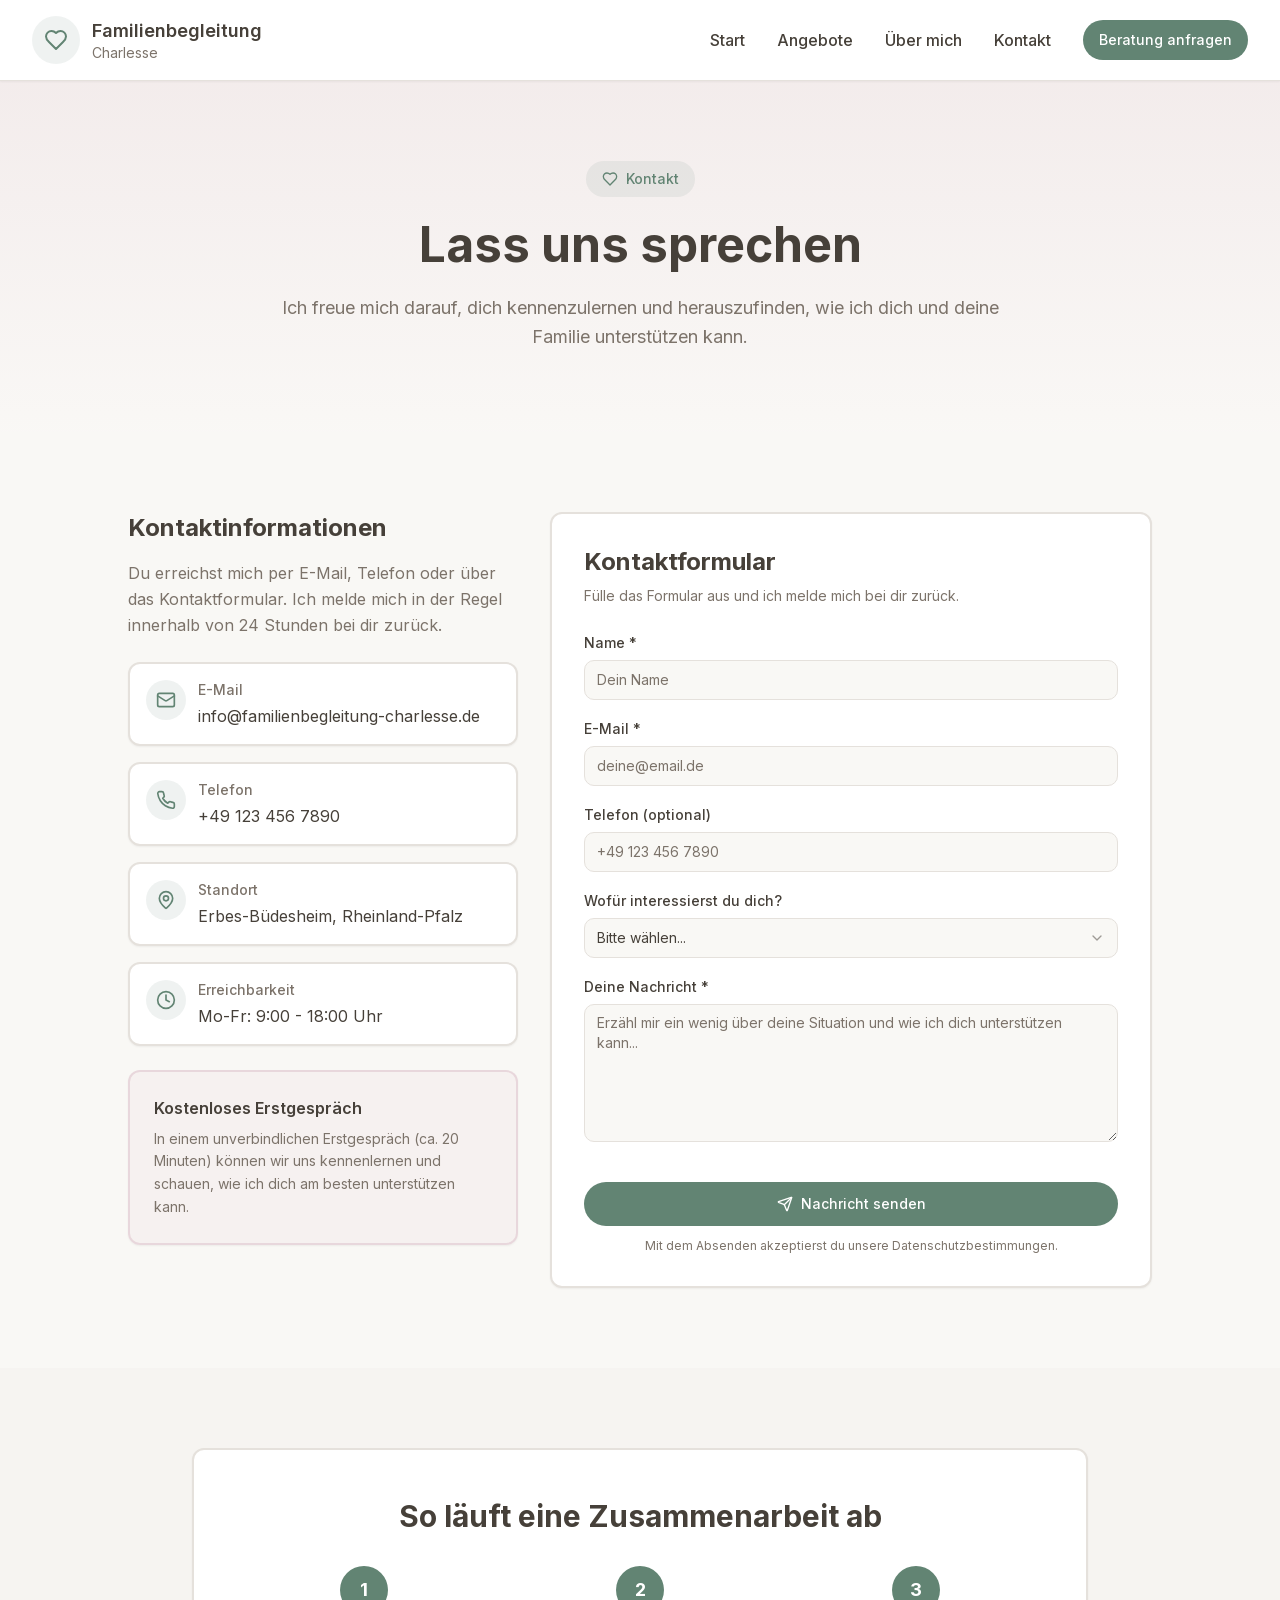
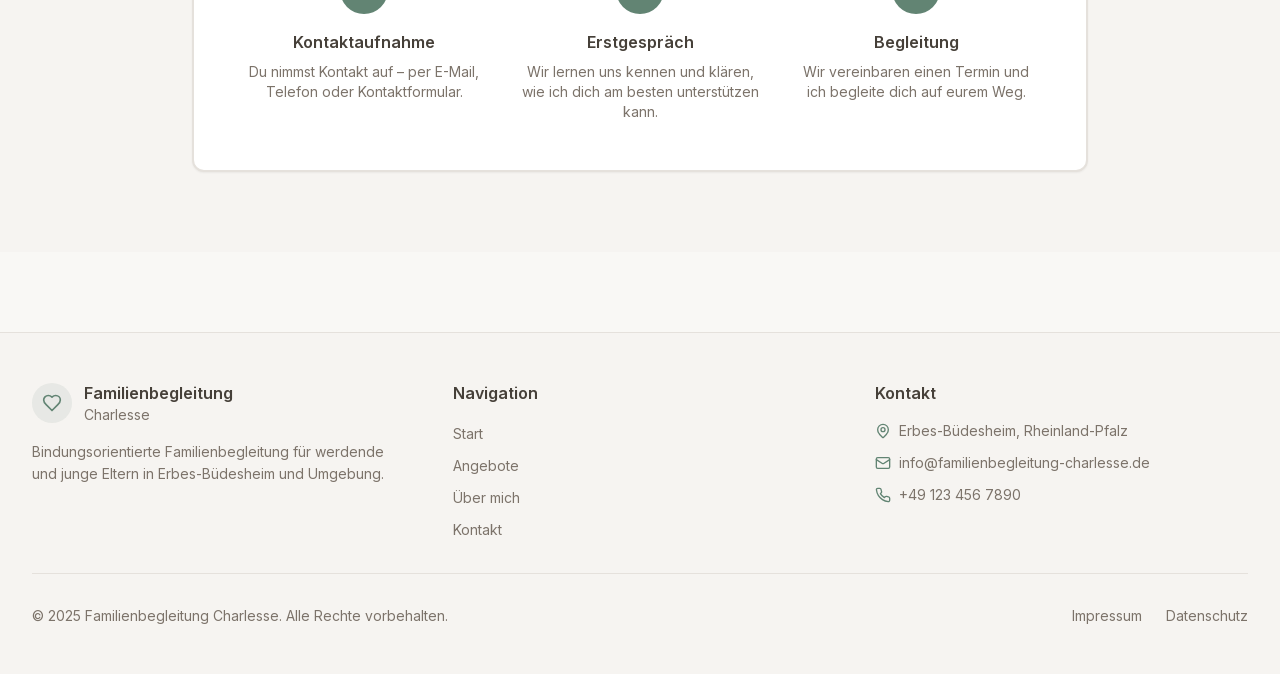
<file: kontakt.html>
<!DOCTYPE html><html lang="de"><head><meta charSet="utf-8"/><meta name="viewport" content="width=device-width, initial-scale=1"/><link rel="stylesheet" href="/_next/static/css/8067dceb47aa7e14.css" data-precedence="next"/><link rel="preload" href="/_next/static/chunks/webpack-11d783ade22bfdb2.js" as="script" fetchPriority="low"/><script src="/_next/static/chunks/fd9d1056-687fa54ed6e6c530.js" async=""></script><script src="/_next/static/chunks/864-4571fdee95097080.js" async=""></script><script src="/_next/static/chunks/main-app-371d7f7c167a70be.js" async=""></script><title>Familienbegleitung Charlesse | Bindungsorientierte Beratung in Erbes-Büdesheim</title><meta name="description" content="Bindungsorientierte Familienbegleitung, Elternberatung und Kurse für Schwangere, Eltern von Babys und Kleinkindern. Professionelle Unterstützung bei Schlaf, Stillen, Wutanfällen und mehr."/><script src="/_next/static/chunks/polyfills-c67a75d1b6f99dc8.js" noModule=""></script></head><body class="__className_f367f3"><nav class="sticky top-0 z-50 bg-white/95 backdrop-blur-sm border-b border-border shadow-sm"><div class="container mx-auto px-4 sm:px-6 lg:px-8"><div class="flex justify-between items-center h-20"><a class="flex items-center gap-3 group" href="/"><div class="w-12 h-12 rounded-full bg-primary/10 flex items-center justify-center group-hover:bg-primary/20 transition-colors"><svg xmlns="http://www.w3.org/2000/svg" width="24" height="24" viewBox="0 0 24 24" fill="none" stroke="currentColor" stroke-width="2" stroke-linecap="round" stroke-linejoin="round" class="lucide lucide-heart w-6 h-6 text-primary"><path d="M19 14c1.49-1.46 3-3.21 3-5.5A5.5 5.5 0 0 0 16.5 3c-1.76 0-3 .5-4.5 2-1.5-1.5-2.74-2-4.5-2A5.5 5.5 0 0 0 2 8.5c0 2.3 1.5 4.05 3 5.5l7 7Z"></path></svg></div><div class="hidden sm:block"><div class="text-lg font-semibold text-foreground">Familienbegleitung</div><div class="text-sm text-muted-foreground -mt-0.5">Charlesse</div></div></a><div class="hidden md:flex items-center gap-8"><a class="text-foreground hover:text-primary transition-colors font-medium" href="/">Start</a><a class="text-foreground hover:text-primary transition-colors font-medium" href="/angebote">Angebote</a><a class="text-foreground hover:text-primary transition-colors font-medium" href="/ueber-mich">Über mich</a><a class="text-foreground hover:text-primary transition-colors font-medium" href="/kontakt">Kontakt</a><a class="inline-flex items-center justify-center whitespace-nowrap text-sm font-medium ring-offset-background transition-colors focus-visible:outline-none focus-visible:ring-2 focus-visible:ring-ring focus-visible:ring-offset-2 disabled:pointer-events-none disabled:opacity-50 bg-primary text-primary-foreground hover:bg-primary/90 h-10 px-4 py-2 rounded-full" href="/kontakt">Beratung anfragen</a></div><button class="md:hidden p-2 rounded-lg hover:bg-muted transition-colors" aria-label="Menu"><svg xmlns="http://www.w3.org/2000/svg" width="24" height="24" viewBox="0 0 24 24" fill="none" stroke="currentColor" stroke-width="2" stroke-linecap="round" stroke-linejoin="round" class="lucide lucide-menu w-6 h-6"><line x1="4" x2="20" y1="12" y2="12"></line><line x1="4" x2="20" y1="6" y2="6"></line><line x1="4" x2="20" y1="18" y2="18"></line></svg></button></div></div></nav><main class="min-h-screen"><div class="flex flex-col"><section class="bg-gradient-to-b from-accent/20 to-background py-20"><div class="container mx-auto px-4 sm:px-6 lg:px-8"><div class="max-w-3xl mx-auto text-center"><div class="inline-flex items-center gap-2 bg-primary/10 text-primary px-4 py-2 rounded-full mb-6"><svg xmlns="http://www.w3.org/2000/svg" width="24" height="24" viewBox="0 0 24 24" fill="none" stroke="currentColor" stroke-width="2" stroke-linecap="round" stroke-linejoin="round" class="lucide lucide-heart w-4 h-4"><path d="M19 14c1.49-1.46 3-3.21 3-5.5A5.5 5.5 0 0 0 16.5 3c-1.76 0-3 .5-4.5 2-1.5-1.5-2.74-2-4.5-2A5.5 5.5 0 0 0 2 8.5c0 2.3 1.5 4.05 3 5.5l7 7Z"></path></svg><span class="text-sm font-medium">Kontakt</span></div><h1 class="text-4xl sm:text-5xl font-bold text-foreground mb-6">Lass uns sprechen</h1><p class="text-lg text-muted-foreground leading-relaxed">Ich freue mich darauf, dich kennenzulernen und herauszufinden, wie ich dich und deine Familie unterstützen kann.</p></div></div></section><section class="py-20"><div class="container mx-auto px-4 sm:px-6 lg:px-8"><div class="max-w-5xl mx-auto"><div class="grid md:grid-cols-5 gap-8"><div class="md:col-span-2 space-y-6"><div><h2 class="text-2xl font-bold text-foreground mb-4">Kontaktinformationen</h2><p class="text-muted-foreground leading-relaxed mb-6">Du erreichst mich per E-Mail, Telefon oder über das Kontaktformular. Ich melde mich in der Regel innerhalb von 24 Stunden bei dir zurück.</p></div><div class="space-y-4"><div class="rounded-lg bg-card text-card-foreground shadow-sm border-2"><div class="p-4"><div class="flex items-start gap-3"><div class="w-10 h-10 rounded-full bg-primary/10 flex items-center justify-center flex-shrink-0"><svg xmlns="http://www.w3.org/2000/svg" width="24" height="24" viewBox="0 0 24 24" fill="none" stroke="currentColor" stroke-width="2" stroke-linecap="round" stroke-linejoin="round" class="lucide lucide-mail w-5 h-5 text-primary"><rect width="20" height="16" x="2" y="4" rx="2"></rect><path d="m22 7-8.97 5.7a1.94 1.94 0 0 1-2.06 0L2 7"></path></svg></div><div class="flex-1"><div class="text-sm font-medium text-muted-foreground mb-1">E-Mail</div><a href="mailto:info@familienbegleitung-charlesse.de" class="text-foreground hover:text-primary transition-colors">info@familienbegleitung-charlesse.de</a></div></div></div></div><div class="rounded-lg bg-card text-card-foreground shadow-sm border-2"><div class="p-4"><div class="flex items-start gap-3"><div class="w-10 h-10 rounded-full bg-primary/10 flex items-center justify-center flex-shrink-0"><svg xmlns="http://www.w3.org/2000/svg" width="24" height="24" viewBox="0 0 24 24" fill="none" stroke="currentColor" stroke-width="2" stroke-linecap="round" stroke-linejoin="round" class="lucide lucide-phone w-5 h-5 text-primary"><path d="M22 16.92v3a2 2 0 0 1-2.18 2 19.79 19.79 0 0 1-8.63-3.07 19.5 19.5 0 0 1-6-6 19.79 19.79 0 0 1-3.07-8.67A2 2 0 0 1 4.11 2h3a2 2 0 0 1 2 1.72 12.84 12.84 0 0 0 .7 2.81 2 2 0 0 1-.45 2.11L8.09 9.91a16 16 0 0 0 6 6l1.27-1.27a2 2 0 0 1 2.11-.45 12.84 12.84 0 0 0 2.81.7A2 2 0 0 1 22 16.92z"></path></svg></div><div class="flex-1"><div class="text-sm font-medium text-muted-foreground mb-1">Telefon</div><a href="tel:+491234567890" class="text-foreground hover:text-primary transition-colors">+49 123 456 7890</a></div></div></div></div><div class="rounded-lg bg-card text-card-foreground shadow-sm border-2"><div class="p-4"><div class="flex items-start gap-3"><div class="w-10 h-10 rounded-full bg-primary/10 flex items-center justify-center flex-shrink-0"><svg xmlns="http://www.w3.org/2000/svg" width="24" height="24" viewBox="0 0 24 24" fill="none" stroke="currentColor" stroke-width="2" stroke-linecap="round" stroke-linejoin="round" class="lucide lucide-map-pin w-5 h-5 text-primary"><path d="M20 10c0 4.993-5.539 10.193-7.399 11.799a1 1 0 0 1-1.202 0C9.539 20.193 4 14.993 4 10a8 8 0 0 1 16 0"></path><circle cx="12" cy="10" r="3"></circle></svg></div><div class="flex-1"><div class="text-sm font-medium text-muted-foreground mb-1">Standort</div><div class="text-foreground">Erbes-Büdesheim, Rheinland-Pfalz</div></div></div></div></div><div class="rounded-lg bg-card text-card-foreground shadow-sm border-2"><div class="p-4"><div class="flex items-start gap-3"><div class="w-10 h-10 rounded-full bg-primary/10 flex items-center justify-center flex-shrink-0"><svg xmlns="http://www.w3.org/2000/svg" width="24" height="24" viewBox="0 0 24 24" fill="none" stroke="currentColor" stroke-width="2" stroke-linecap="round" stroke-linejoin="round" class="lucide lucide-clock w-5 h-5 text-primary"><circle cx="12" cy="12" r="10"></circle><polyline points="12 6 12 12 16 14"></polyline></svg></div><div class="flex-1"><div class="text-sm font-medium text-muted-foreground mb-1">Erreichbarkeit</div><div class="text-foreground">Mo-Fr: 9:00 - 18:00 Uhr</div></div></div></div></div></div><div class="rounded-lg text-card-foreground shadow-sm border-2 border-accent/50 bg-accent/10"><div class="p-6"><h3 class="font-semibold text-foreground mb-2">Kostenloses Erstgespräch</h3><p class="text-sm text-muted-foreground leading-relaxed">In einem unverbindlichen Erstgespräch (ca. 20 Minuten) können wir uns kennenlernen und schauen, wie ich dich am besten unterstützen kann.</p></div></div></div><div class="md:col-span-3"><div class="rounded-lg bg-card text-card-foreground shadow-sm border-2"><div class="p-6 sm:p-8"><form class="space-y-6"><div><h2 class="text-2xl font-bold text-foreground mb-2">Kontaktformular</h2><p class="text-sm text-muted-foreground">Fülle das Formular aus und ich melde mich bei dir zurück.</p></div><div class="space-y-4"><div><label class="text-sm font-medium leading-none peer-disabled:cursor-not-allowed peer-disabled:opacity-70" for="name">Name *</label><input class="flex h-10 w-full rounded-md border border-input bg-background px-3 py-2 text-sm ring-offset-background file:border-0 file:bg-transparent file:text-sm file:font-medium file:text-foreground placeholder:text-muted-foreground focus-visible:outline-none focus-visible:ring-2 focus-visible:ring-ring focus-visible:ring-offset-2 disabled:cursor-not-allowed disabled:opacity-50 mt-1.5" id="name" required="" placeholder="Dein Name" name="name" value=""/></div><div><label class="text-sm font-medium leading-none peer-disabled:cursor-not-allowed peer-disabled:opacity-70" for="email">E-Mail *</label><input type="email" class="flex h-10 w-full rounded-md border border-input bg-background px-3 py-2 text-sm ring-offset-background file:border-0 file:bg-transparent file:text-sm file:font-medium file:text-foreground placeholder:text-muted-foreground focus-visible:outline-none focus-visible:ring-2 focus-visible:ring-ring focus-visible:ring-offset-2 disabled:cursor-not-allowed disabled:opacity-50 mt-1.5" id="email" required="" placeholder="deine@email.de" name="email" value=""/></div><div><label class="text-sm font-medium leading-none peer-disabled:cursor-not-allowed peer-disabled:opacity-70" for="phone">Telefon (optional)</label><input type="tel" class="flex h-10 w-full rounded-md border border-input bg-background px-3 py-2 text-sm ring-offset-background file:border-0 file:bg-transparent file:text-sm file:font-medium file:text-foreground placeholder:text-muted-foreground focus-visible:outline-none focus-visible:ring-2 focus-visible:ring-ring focus-visible:ring-offset-2 disabled:cursor-not-allowed disabled:opacity-50 mt-1.5" id="phone" placeholder="+49 123 456 7890" name="phone" value=""/></div><div><label class="text-sm font-medium leading-none peer-disabled:cursor-not-allowed peer-disabled:opacity-70" for="service">Wofür interessierst du dich?</label><button type="button" role="combobox" aria-controls="radix-:R55ammla:" aria-expanded="false" aria-autocomplete="none" dir="ltr" data-state="closed" data-placeholder="" class="flex h-10 w-full items-center justify-between rounded-md border border-input bg-background px-3 py-2 text-sm ring-offset-background placeholder:text-muted-foreground focus:outline-none focus:ring-2 focus:ring-ring focus:ring-offset-2 disabled:cursor-not-allowed disabled:opacity-50 [&amp;&gt;span]:line-clamp-1 mt-1.5"><span style="pointer-events:none">Bitte wählen...</span><svg xmlns="http://www.w3.org/2000/svg" width="24" height="24" viewBox="0 0 24 24" fill="none" stroke="currentColor" stroke-width="2" stroke-linecap="round" stroke-linejoin="round" class="lucide lucide-chevron-down h-4 w-4 opacity-50" aria-hidden="true"><path d="m6 9 6 6 6-6"></path></svg></button><select aria-hidden="true" tabindex="-1" style="position:absolute;border:0;width:1px;height:1px;padding:0;margin:-1px;overflow:hidden;clip:rect(0, 0, 0, 0);white-space:nowrap;word-wrap:normal"></select></div><div><label class="text-sm font-medium leading-none peer-disabled:cursor-not-allowed peer-disabled:opacity-70" for="message">Deine Nachricht *</label><textarea class="flex min-h-[80px] w-full rounded-md border border-input bg-background px-3 py-2 text-sm ring-offset-background placeholder:text-muted-foreground focus-visible:outline-none focus-visible:ring-2 focus-visible:ring-ring focus-visible:ring-offset-2 disabled:cursor-not-allowed disabled:opacity-50 mt-1.5" id="message" name="message" required="" rows="6" placeholder="Erzähl mir ein wenig über deine Situation und wie ich dich unterstützen kann..."></textarea></div></div><div class="pt-4"><button class="inline-flex items-center justify-center whitespace-nowrap text-sm font-medium ring-offset-background transition-colors focus-visible:outline-none focus-visible:ring-2 focus-visible:ring-ring focus-visible:ring-offset-2 disabled:pointer-events-none disabled:opacity-50 bg-primary text-primary-foreground hover:bg-primary/90 h-11 px-8 w-full rounded-full" type="submit"><svg xmlns="http://www.w3.org/2000/svg" width="24" height="24" viewBox="0 0 24 24" fill="none" stroke="currentColor" stroke-width="2" stroke-linecap="round" stroke-linejoin="round" class="lucide lucide-send mr-2 w-4 h-4"><path d="M14.536 21.686a.5.5 0 0 0 .937-.024l6.5-19a.496.496 0 0 0-.635-.635l-19 6.5a.5.5 0 0 0-.024.937l7.93 3.18a2 2 0 0 1 1.112 1.11z"></path><path d="m21.854 2.147-10.94 10.939"></path></svg>Nachricht senden</button><p class="text-xs text-muted-foreground mt-3 text-center">Mit dem Absenden akzeptierst du unsere Datenschutzbestimmungen.</p></div></form></div></div></div></div></div></div></section><section class="py-20 bg-muted/30"><div class="container mx-auto px-4 sm:px-6 lg:px-8"><div class="max-w-4xl mx-auto"><div class="rounded-lg bg-card text-card-foreground shadow-sm border-2"><div class="p-8 sm:p-12"><h2 class="text-2xl sm:text-3xl font-bold text-foreground mb-4 text-center">So läuft eine Zusammenarbeit ab</h2><div class="grid sm:grid-cols-3 gap-8 mt-8"><div class="text-center"><div class="w-12 h-12 rounded-full bg-primary text-primary-foreground flex items-center justify-center mx-auto mb-4 text-lg font-bold">1</div><h3 class="font-semibold text-foreground mb-2">Kontaktaufnahme</h3><p class="text-sm text-muted-foreground">Du nimmst Kontakt auf – per E-Mail, Telefon oder Kontaktformular.</p></div><div class="text-center"><div class="w-12 h-12 rounded-full bg-primary text-primary-foreground flex items-center justify-center mx-auto mb-4 text-lg font-bold">2</div><h3 class="font-semibold text-foreground mb-2">Erstgespräch</h3><p class="text-sm text-muted-foreground">Wir lernen uns kennen und klären, wie ich dich am besten unterstützen kann.</p></div><div class="text-center"><div class="w-12 h-12 rounded-full bg-primary text-primary-foreground flex items-center justify-center mx-auto mb-4 text-lg font-bold">3</div><h3 class="font-semibold text-foreground mb-2">Begleitung</h3><p class="text-sm text-muted-foreground">Wir vereinbaren einen Termin und ich begleite dich auf eurem Weg.</p></div></div></div></div></div></div></section></div></main><footer class="bg-muted/30 border-t border-border mt-20"><div class="container mx-auto px-4 sm:px-6 lg:px-8 py-12"><div class="grid grid-cols-1 md:grid-cols-3 gap-12 mb-8"><div><div class="flex items-center gap-3 mb-4"><div class="w-10 h-10 rounded-full bg-primary/10 flex items-center justify-center"><svg xmlns="http://www.w3.org/2000/svg" width="24" height="24" viewBox="0 0 24 24" fill="none" stroke="currentColor" stroke-width="2" stroke-linecap="round" stroke-linejoin="round" class="lucide lucide-heart w-5 h-5 text-primary"><path d="M19 14c1.49-1.46 3-3.21 3-5.5A5.5 5.5 0 0 0 16.5 3c-1.76 0-3 .5-4.5 2-1.5-1.5-2.74-2-4.5-2A5.5 5.5 0 0 0 2 8.5c0 2.3 1.5 4.05 3 5.5l7 7Z"></path></svg></div><div><div class="font-semibold text-foreground">Familienbegleitung</div><div class="text-sm text-muted-foreground">Charlesse</div></div></div><p class="text-sm text-muted-foreground leading-relaxed">Bindungsorientierte Familienbegleitung für werdende und junge Eltern in Erbes-Büdesheim und Umgebung.</p></div><div><h3 class="font-semibold text-foreground mb-4">Navigation</h3><ul class="space-y-2"><li><a class="text-sm text-muted-foreground hover:text-primary transition-colors" href="/">Start</a></li><li><a class="text-sm text-muted-foreground hover:text-primary transition-colors" href="/angebote">Angebote</a></li><li><a class="text-sm text-muted-foreground hover:text-primary transition-colors" href="/ueber-mich">Über mich</a></li><li><a class="text-sm text-muted-foreground hover:text-primary transition-colors" href="/kontakt">Kontakt</a></li></ul></div><div><h3 class="font-semibold text-foreground mb-4">Kontakt</h3><ul class="space-y-3"><li class="flex items-start gap-2 text-sm text-muted-foreground"><svg xmlns="http://www.w3.org/2000/svg" width="24" height="24" viewBox="0 0 24 24" fill="none" stroke="currentColor" stroke-width="2" stroke-linecap="round" stroke-linejoin="round" class="lucide lucide-map-pin w-4 h-4 mt-0.5 flex-shrink-0 text-primary"><path d="M20 10c0 4.993-5.539 10.193-7.399 11.799a1 1 0 0 1-1.202 0C9.539 20.193 4 14.993 4 10a8 8 0 0 1 16 0"></path><circle cx="12" cy="10" r="3"></circle></svg><span>Erbes-Büdesheim, Rheinland-Pfalz</span></li><li class="flex items-start gap-2 text-sm text-muted-foreground"><svg xmlns="http://www.w3.org/2000/svg" width="24" height="24" viewBox="0 0 24 24" fill="none" stroke="currentColor" stroke-width="2" stroke-linecap="round" stroke-linejoin="round" class="lucide lucide-mail w-4 h-4 mt-0.5 flex-shrink-0 text-primary"><rect width="20" height="16" x="2" y="4" rx="2"></rect><path d="m22 7-8.97 5.7a1.94 1.94 0 0 1-2.06 0L2 7"></path></svg><a href="mailto:info@familienbegleitung-charlesse.de" class="hover:text-primary transition-colors">info@familienbegleitung-charlesse.de</a></li><li class="flex items-start gap-2 text-sm text-muted-foreground"><svg xmlns="http://www.w3.org/2000/svg" width="24" height="24" viewBox="0 0 24 24" fill="none" stroke="currentColor" stroke-width="2" stroke-linecap="round" stroke-linejoin="round" class="lucide lucide-phone w-4 h-4 mt-0.5 flex-shrink-0 text-primary"><path d="M22 16.92v3a2 2 0 0 1-2.18 2 19.79 19.79 0 0 1-8.63-3.07 19.5 19.5 0 0 1-6-6 19.79 19.79 0 0 1-3.07-8.67A2 2 0 0 1 4.11 2h3a2 2 0 0 1 2 1.72 12.84 12.84 0 0 0 .7 2.81 2 2 0 0 1-.45 2.11L8.09 9.91a16 16 0 0 0 6 6l1.27-1.27a2 2 0 0 1 2.11-.45 12.84 12.84 0 0 0 2.81.7A2 2 0 0 1 22 16.92z"></path></svg><a href="tel:+491234567890" class="hover:text-primary transition-colors">+49 123 456 7890</a></li></ul></div></div><div class="pt-8 border-t border-border"><div class="flex flex-col sm:flex-row justify-between items-center gap-4 text-sm text-muted-foreground"><p>© <!-- -->2025<!-- --> Familienbegleitung Charlesse. Alle Rechte vorbehalten.</p><div class="flex gap-6"><a class="hover:text-primary transition-colors" href="/impressum">Impressum</a><a class="hover:text-primary transition-colors" href="/datenschutz">Datenschutz</a></div></div></div></div></footer><script src="/_next/static/chunks/webpack-11d783ade22bfdb2.js" async=""></script><script>(self.__next_f=self.__next_f||[]).push([0])</script><script>self.__next_f.push([1,"1:HL[\"/_next/static/css/8067dceb47aa7e14.css\",\"style\"]\n0:\"$L2\"\n"])</script><script>self.__next_f.push([1,"3:I{\"id\":6054,\"chunks\":[\"272:static/chunks/webpack-11d783ade22bfdb2.js\",\"971:static/chunks/fd9d1056-687fa54ed6e6c530.js\",\"864:static/chunks/864-4571fdee95097080.js\"],\"name\":\"\",\"async\":false}\n5:I{\"id\":1729,\"chunks\":[\"272:static/chunks/webpack-11d783ade22bfdb2.js\",\"971:static/chunks/fd9d1056-687fa54ed6e6c530.js\",\"864:static/chunks/864-4571fdee95097080.js\"],\"name\":\"\",\"async\":false}\n6:I{\"id\":8136,\"chunks\":[\"724:static/chunks/724-d5968228bf990985.js\",\"801:static/chunks/801-4d81c6954357e90d.js\",\"185:static/chunks"])</script><script>self.__next_f.push([1,"/app/layout-e65b03e1c1ee7f24.js\"],\"name\":\"\",\"async\":false}\n7:I{\"id\":1443,\"chunks\":[\"272:static/chunks/webpack-11d783ade22bfdb2.js\",\"971:static/chunks/fd9d1056-687fa54ed6e6c530.js\",\"864:static/chunks/864-4571fdee95097080.js\"],\"name\":\"\",\"async\":false}\n8:I{\"id\":8639,\"chunks\":[\"272:static/chunks/webpack-11d783ade22bfdb2.js\",\"971:static/chunks/fd9d1056-687fa54ed6e6c530.js\",\"864:static/chunks/864-4571fdee95097080.js\"],\"name\":\"\",\"async\":false}\na:I{\"id\":5146,\"chunks\":[\"272:static/chunks/webpack-11d783ade22bfdb2.js\""])</script><script>self.__next_f.push([1,",\"971:static/chunks/fd9d1056-687fa54ed6e6c530.js\",\"864:static/chunks/864-4571fdee95097080.js\"],\"name\":\"\",\"async\":false}\nb:I{\"id\":4574,\"chunks\":[\"801:static/chunks/801-4d81c6954357e90d.js\",\"988:static/chunks/988-32bcb1aec1124917.js\",\"768:static/chunks/app/kontakt/page-280ba0b7bdf984d0.js\"],\"name\":\"\",\"async\":false}\nc:I{\"id\":4724,\"chunks\":[\"724:static/chunks/724-d5968228bf990985.js\",\"931:static/chunks/app/page-07fffd37a7f5b3d4.js\"],\"name\":\"\",\"async\":false}\n"])</script><script>self.__next_f.push([1,"2:[[[\"$\",\"link\",\"0\",{\"rel\":\"stylesheet\",\"href\":\"/_next/static/css/8067dceb47aa7e14.css\",\"precedence\":\"next\"}]],[\"$\",\"$L3\",null,{\"buildId\":\"Eh8JF249GHW5HDn59SzcC\",\"assetPrefix\":\"\",\"initialCanonicalUrl\":\"/kontakt\",\"initialTree\":[\"\",{\"children\":[\"kontakt\",{\"children\":[\"__PAGE__\",{}]}]},\"$undefined\",\"$undefined\",true],\"initialHead\":[false,\"$L4\"],\"globalErrorComponent\":\"$5\",\"children\":[null,[\"$\",\"html\",null,{\"lang\":\"de\",\"children\":[\"$\",\"body\",null,{\"className\":\"__className_f367f3\",\"children\":[[\"$\",\"$L6\",null,{}],[\"$\",\"main\",null,{\"className\":\"min-h-screen\",\"children\":[\"$\",\"$L7\",null,{\"parallelRouterKey\":\"children\",\"segmentPath\":[\"children\"],\"loading\":\"$undefined\",\"loadingStyles\":\"$undefined\",\"hasLoading\":false,\"error\":\"$undefined\",\"errorStyles\":\"$undefined\",\"template\":[\"$\",\"$L8\",null,{}],\"templateStyles\":\"$undefined\",\"notFound\":[[\"$\",\"title\",null,{\"children\":\"404: This page could not be found.\"}],[\"$\",\"div\",null,{\"style\":{\"fontFamily\":\"system-ui,\\\"Segoe UI\\\",Roboto,Helvetica,Arial,sans-serif,\\\"Apple Color Emoji\\\",\\\"Segoe UI Emoji\\\"\",\"height\":\"100vh\",\"textAlign\":\"center\",\"display\":\"flex\",\"flexDirection\":\"column\",\"alignItems\":\"center\",\"justifyContent\":\"center\"},\"children\":[\"$\",\"div\",null,{\"children\":[[\"$\",\"style\",null,{\"dangerouslySetInnerHTML\":{\"__html\":\"body{color:#000;background:#fff;margin:0}.next-error-h1{border-right:1px solid rgba(0,0,0,.3)}@media (prefers-color-scheme:dark){body{color:#fff;background:#000}.next-error-h1{border-right:1px solid rgba(255,255,255,.3)}}\"}}],[\"$\",\"h1\",null,{\"className\":\"next-error-h1\",\"style\":{\"display\":\"inline-block\",\"margin\":\"0 20px 0 0\",\"padding\":\"0 23px 0 0\",\"fontSize\":24,\"fontWeight\":500,\"verticalAlign\":\"top\",\"lineHeight\":\"49px\"},\"children\":\"404\"}],[\"$\",\"div\",null,{\"style\":{\"display\":\"inline-block\"},\"children\":[\"$\",\"h2\",null,{\"style\":{\"fontSize\":14,\"fontWeight\":400,\"lineHeight\":\"49px\",\"margin\":0},\"children\":\"This page could not be found.\"}]}]]}]}]],\"notFoundStyles\":[],\"childProp\":{\"current\":[\"$\",\"$L7\",null,{\"parallelRouterKey\":\"children\",\"segmentPath\":[\"children\",\"kontakt\",\"children\"],\"loading\":\"$undefined\",\"loadingStyles\":\"$undefined\",\"hasLoading\":false,\"error\":\"$undefined\",\"errorStyles\":\"$undefined\",\"template\":[\"$\",\"$L8\",null,{}],\"templateStyles\":\"$undefined\",\"notFound\":\"$undefined\",\"notFoundStyles\":\"$undefined\",\"childProp\":{\"current\":[\"$L9\",[\"$\",\"$La\",null,{\"propsForComponent\":{\"params\":{}},\"Component\":\"$b\"}],null],\"segment\":\"__PAGE__\"},\"styles\":[]}],\"segment\":\"kontakt\"},\"styles\":[]}]}],[\"$\",\"footer\",null,{\"className\":\"bg-muted/30 border-t border-border mt-20\",\"children\":[\"$\",\"div\",null,{\"className\":\"container mx-auto px-4 sm:px-6 lg:px-8 py-12\",\"children\":[[\"$\",\"div\",null,{\"className\":\"grid grid-cols-1 md:grid-cols-3 gap-12 mb-8\",\"children\":[[\"$\",\"div\",null,{\"children\":[[\"$\",\"div\",null,{\"className\":\"flex items-center gap-3 mb-4\",\"children\":[[\"$\",\"div\",null,{\"className\":\"w-10 h-10 rounded-full bg-primary/10 flex items-center justify-center\",\"children\":[\"$\",\"svg\",null,{\"xmlns\":\"http://www.w3.org/2000/svg\",\"width\":24,\"height\":24,\"viewBox\":\"0 0 24 24\",\"fill\":\"none\",\"stroke\":\"currentColor\",\"strokeWidth\":2,\"strokeLinecap\":\"round\",\"strokeLinejoin\":\"round\",\"className\":\"lucide lucide-heart w-5 h-5 text-primary\",\"children\":[[\"$\",\"path\",\"c3ymky\",{\"d\":\"M19 14c1.49-1.46 3-3.21 3-5.5A5.5 5.5 0 0 0 16.5 3c-1.76 0-3 .5-4.5 2-1.5-1.5-2.74-2-4.5-2A5.5 5.5 0 0 0 2 8.5c0 2.3 1.5 4.05 3 5.5l7 7Z\"}],\"$undefined\"]}]}],[\"$\",\"div\",null,{\"children\":[[\"$\",\"div\",null,{\"className\":\"font-semibold text-foreground\",\"children\":\"Familienbegleitung\"}],[\"$\",\"div\",null,{\"className\":\"text-sm text-muted-foreground\",\"children\":\"Charlesse\"}]]}]]}],[\"$\",\"p\",null,{\"className\":\"text-sm text-muted-foreground leading-relaxed\",\"children\":\"Bindungsorientierte Familienbegleitung für werdende und junge Eltern in Erbes-Büdesheim und Umgebung.\"}]]}],[\"$\",\"div\",null,{\"children\":[[\"$\",\"h3\",null,{\"className\":\"font-semibold text-foreground mb-4\",\"children\":\"Navigation\"}],[\"$\",\"ul\",null,{\"className\":\"space-y-2\",\"children\":[[\"$\",\"li\",null,{\"children\":[\"$\",\"$Lc\",null,{\"href\":\"/\",\"className\":\"text-sm text-muted-foreground hover:text-primary transition-colors\",\"children\":\"Start\"}]}],[\"$\",\"li\",null,{\"children\":[\"$\",\"$Lc\",null,{\"href\":\"/angebote\",\"className\":\"text-sm text-muted-foreground hover:text-primary transition-colors\",\"children\":\"Angebote\"}]}],[\"$\",\"li\",null,{\"children\":[\"$\",\"$Lc\",null,{\"href\":\"/ueber-mich\",\"className\":\"text-sm text-muted-foreground hover:text-primary transition-colors\",\"children\":\"Über mich\"}]}],[\"$\",\"li\",null,{\"children\":[\"$\",\"$Lc\",null,{\"href\":\"/kontakt\",\"className\":\"text-sm text-muted-foreground hover:text-primary transition-colors\",\"children\":\"Kontakt\"}]}]]}]]}],[\"$\",\"div\",null,{\"children\":[[\"$\",\"h3\",null,{\"className\":\"font-semibold text-foreground mb-4\",\"children\":\"Kontakt\"}],[\"$\",\"ul\",null,{\"className\":\"space-y-3\",\"children\":[[\"$\",\"li\",null,{\"className\":\"flex items-start gap-2 text-sm text-muted-foreground\",\"children\":[[\"$\",\"svg\",null,{\"xmlns\":\"http://www.w3.org/2000/svg\",\"width\":24,\"height\":24,\"viewBox\":\"0 0 24 24\",\"fill\":\"none\",\"stroke\":\"currentColor\",\"strokeWidth\":2,\"strokeLinecap\":\"round\",\"strokeLinejoin\":\"round\",\"className\":\"lucide lucide-map-pin w-4 h-4 mt-0.5 flex-shrink-0 text-primary\",\"children\":[[\"$\",\"path\",\"1r0f0z\",{\"d\":\"M20 10c0 4.993-5.539 10.193-7.399 11.799a1 1 0 0 1-1.202 0C9.539 20.193 4 14.993 4 10a8 8 0 0 1 16 0\"}],[\"$\",\"circle\",\"ilqhr7\",{\"cx\":\"12\",\"cy\":\"10\",\"r\":\"3\"}],\"$undefined\"]}],[\"$\",\"span\",null,{\"children\":\"Erbes-Büdesheim, Rheinland-Pfalz\"}]]}],[\"$\",\"li\",null,{\"className\":\"flex items-start gap-2 text-sm text-muted-foreground\",\"children\":[[\"$\",\"svg\",null,{\"xmlns\":\"http://www.w3.org/2000/svg\",\"width\":24,\"height\":24,\"viewBox\":\"0 0 24 24\",\"fill\":\"none\",\"stroke\":\"currentColor\",\"strokeWidth\":2,\"strokeLinecap\":\"round\",\"strokeLinejoin\":\"round\",\"className\":\"lucide lucide-mail w-4 h-4 mt-0.5 flex-shrink-0 text-primary\",\"children\":[[\"$\",\"rect\",\"18n3k1\",{\"width\":\"20\",\"height\":\"16\",\"x\":\"2\",\"y\":\"4\",\"rx\":\"2\"}],[\"$\",\"path\",\"1ocrg3\",{\"d\":\"m22 7-8.97 5.7a1.94 1.94 0 0 1-2.06 0L2 7\"}],\"$undefined\"]}],[\"$\",\"a\",null,{\"href\":\"mailto:info@familienbegleitung-charlesse.de\",\"className\":\"hover:text-primary transition-colors\",\"children\":\"info@familienbegleitung-charlesse.de\"}]]}],[\"$\",\"li\",null,{\"className\":\"flex items-start gap-2 text-sm text-muted-foreground\",\"children\":[[\"$\",\"svg\",null,{\"xmlns\":\"http://www.w3.org/2000/svg\",\"width\":24,\"height\":24,\"viewBox\":\"0 0 24 24\",\"fill\":\"none\",\"stroke\":\"currentColor\",\"strokeWidth\":2,\"strokeLinecap\":\"round\",\"strokeLinejoin\":\"round\",\"className\":\"lucide lucide-phone w-4 h-4 mt-0.5 flex-shrink-0 text-primary\",\"children\":[[\"$\",\"path\",\"foiqr5\",{\"d\":\"M22 16.92v3a2 2 0 0 1-2.18 2 19.79 19.79 0 0 1-8.63-3.07 19.5 19.5 0 0 1-6-6 19.79 19.79 0 0 1-3.07-8.67A2 2 0 0 1 4.11 2h3a2 2 0 0 1 2 1.72 12.84 12.84 0 0 0 .7 2.81 2 2 0 0 1-.45 2.11L8.09 9.91a16 16 0 0 0 6 6l1.27-1.27a2 2 0 0 1 2.11-.45 12.84 12.84 0 0 0 2.81.7A2 2 0 0 1 22 16.92z\"}],\"$undefined\"]}],[\"$\",\"a\",null,{\"href\":\"tel:+491234567890\",\"className\":\"hover:text-primary transition-colors\",\"children\":\"+49 123 456 7890\"}]]}]]}]]}]]}],[\"$\",\"div\",null,{\"className\":\"pt-8 border-t border-border\",\"children\":[\"$\",\"div\",null,{\"className\":\"flex flex-col sm:flex-row justify-between items-center gap-4 text-sm text-muted-foreground\",\"children\":[[\"$\",\"p\",null,{\"children\":[\"© \",2025,\" Familienbegleitung Charlesse. Alle Rechte vorbehalten.\"]}],[\"$\",\"div\",null,{\"className\":\"flex gap-6\",\"children\":[[\"$\",\"$Lc\",null,{\"href\":\"/impressum\",\"className\":\"hover:text-primary transition-colors\",\"children\":\"Impressum\"}],[\"$\",\"$Lc\",null,{\"href\":\"/datenschutz\",\"className\":\"hover:text-primary transition-colors\",\"children\":\"Datenschutz\"}]]}]]}]}]]}]}]]}]}],null]}]]\n"])</script><script>self.__next_f.push([1,"4:[[\"$\",\"meta\",\"0\",{\"charSet\":\"utf-8\"}],[\"$\",\"title\",\"1\",{\"children\":\"Familienbegleitung Charlesse | Bindungsorientierte Beratung in Erbes-Büdesheim\"}],[\"$\",\"meta\",\"2\",{\"name\":\"description\",\"content\":\"Bindungsorientierte Familienbegleitung, Elternberatung und Kurse für Schwangere, Eltern von Babys und Kleinkindern. Professionelle Unterstützung bei Schlaf, Stillen, Wutanfällen und mehr.\"}],[\"$\",\"meta\",\"3\",{\"name\":\"viewport\",\"content\":\"width=device-width, initial-scale=1\"}]]\n9:null\n"])</script></body></html>
</file>
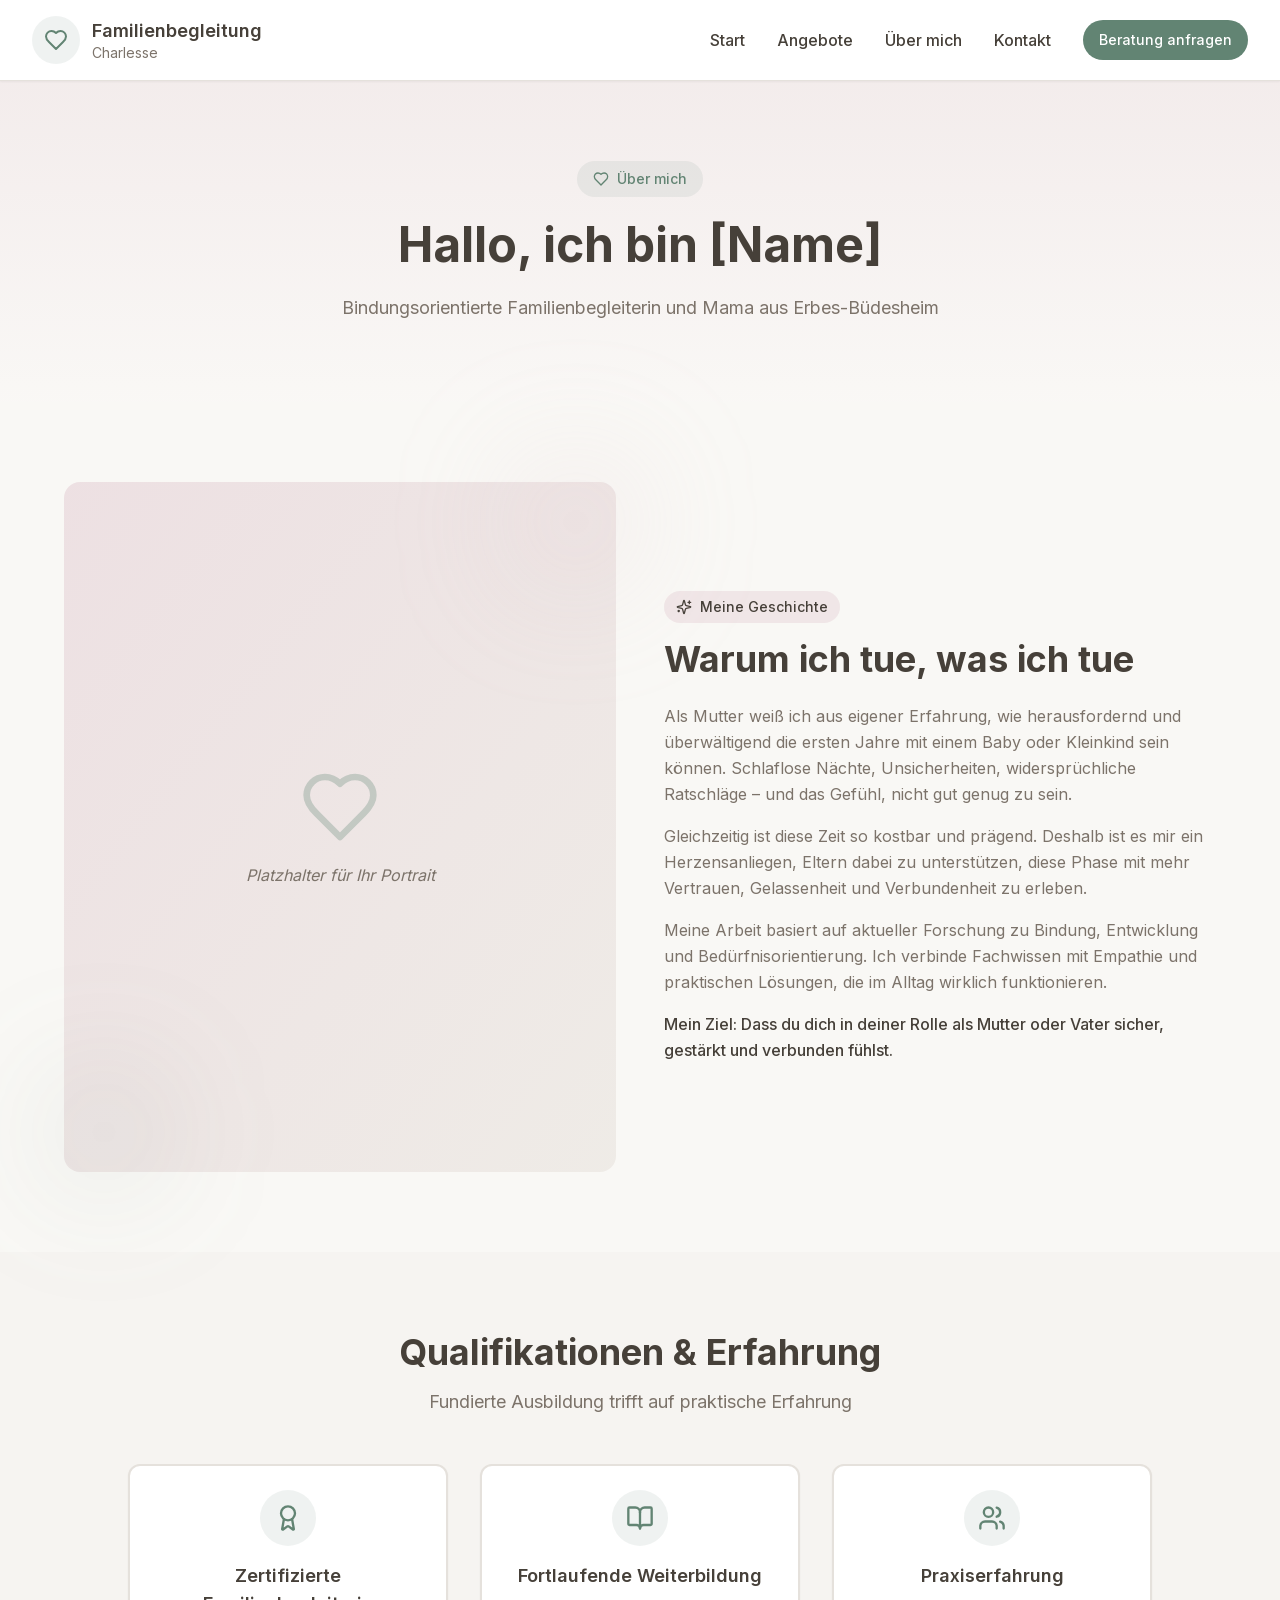
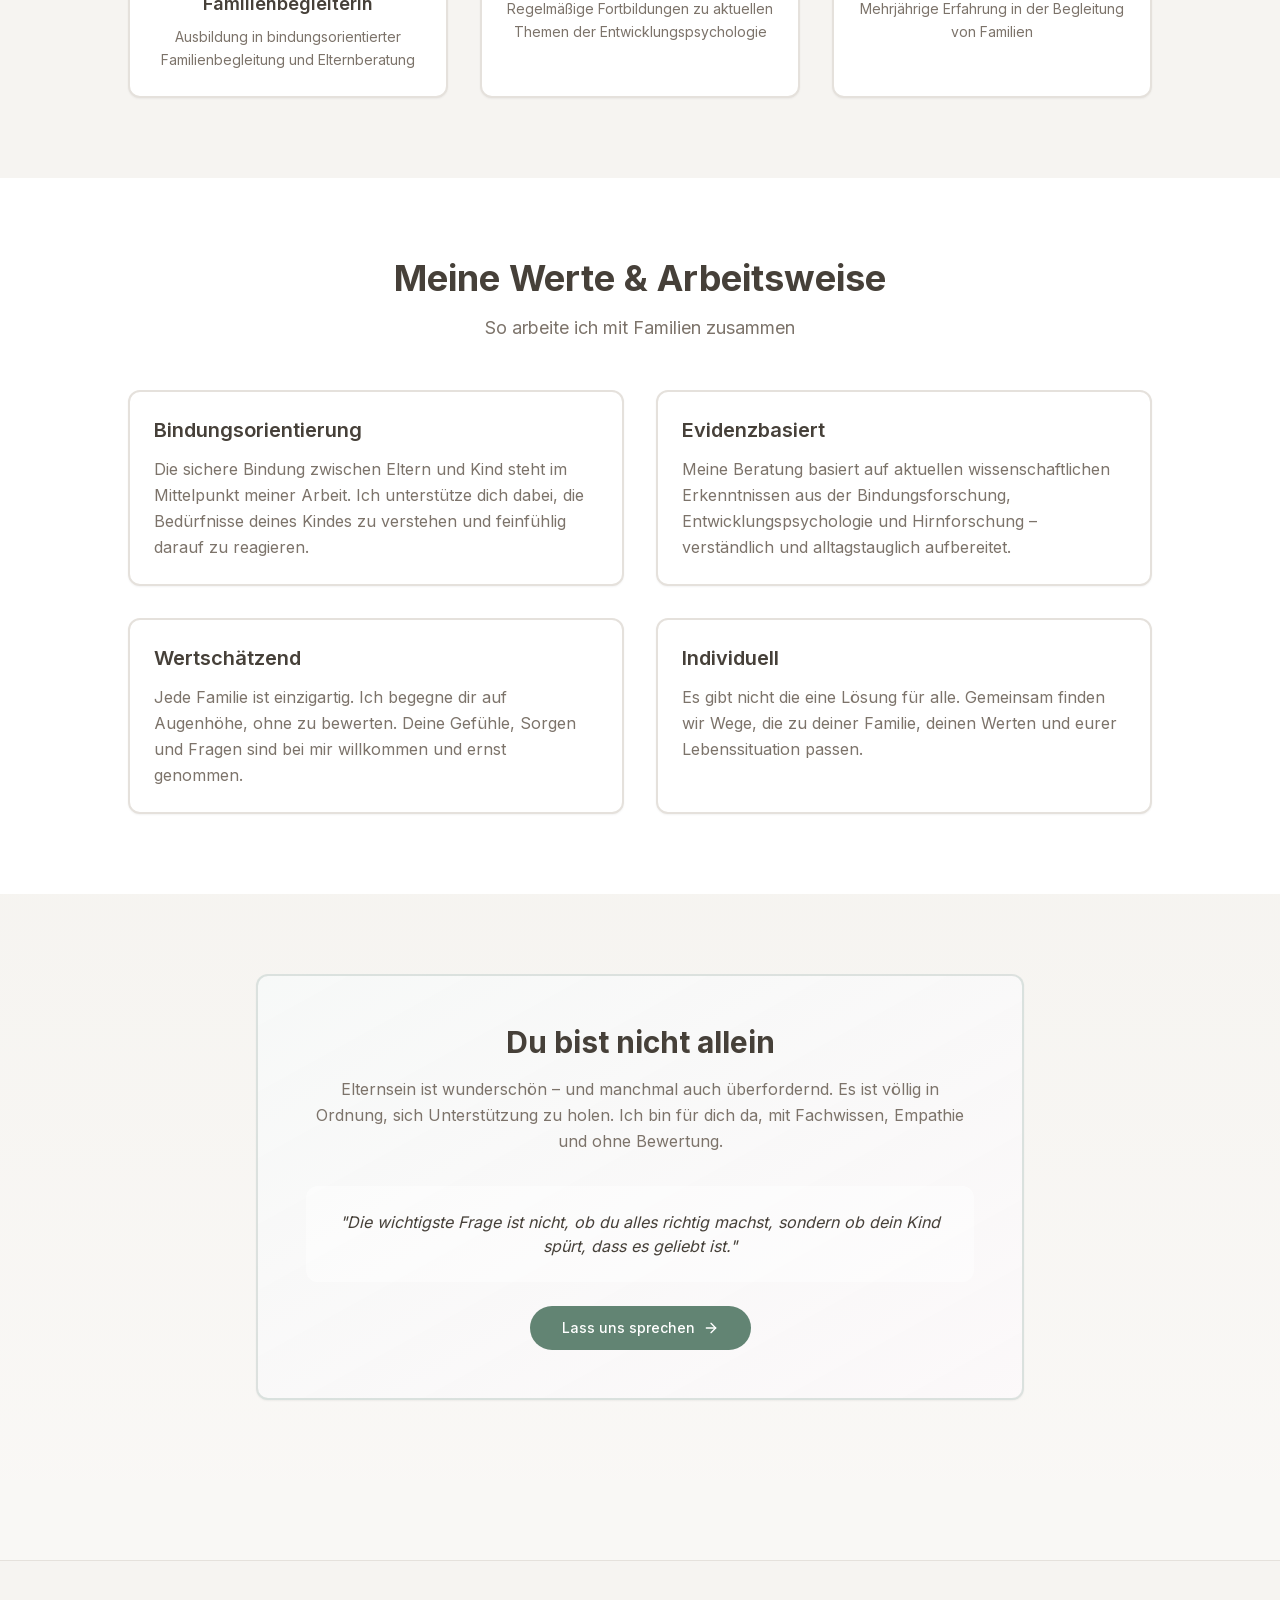
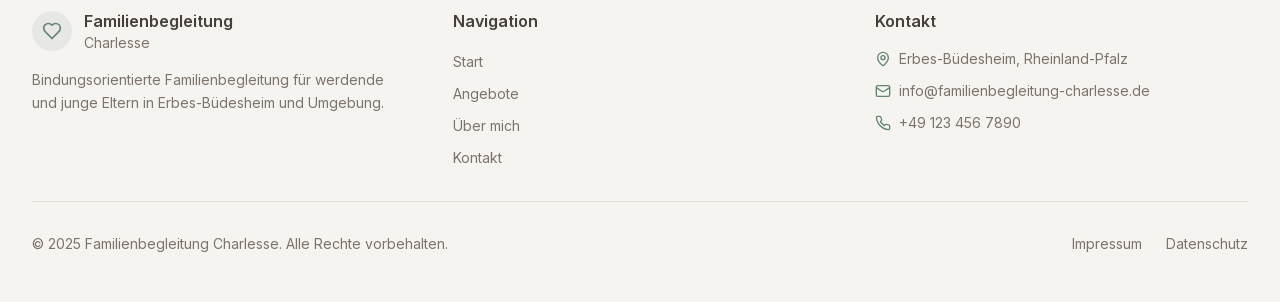
<file: ueber-mich.html>
<!DOCTYPE html><html lang="de"><head><meta charSet="utf-8"/><meta name="viewport" content="width=device-width, initial-scale=1"/><link rel="stylesheet" href="/_next/static/css/8067dceb47aa7e14.css" data-precedence="next"/><link rel="preload" href="/_next/static/chunks/webpack-11d783ade22bfdb2.js" as="script" fetchPriority="low"/><script src="/_next/static/chunks/fd9d1056-687fa54ed6e6c530.js" async=""></script><script src="/_next/static/chunks/864-4571fdee95097080.js" async=""></script><script src="/_next/static/chunks/main-app-371d7f7c167a70be.js" async=""></script><title>Familienbegleitung Charlesse | Bindungsorientierte Beratung in Erbes-Büdesheim</title><meta name="description" content="Bindungsorientierte Familienbegleitung, Elternberatung und Kurse für Schwangere, Eltern von Babys und Kleinkindern. Professionelle Unterstützung bei Schlaf, Stillen, Wutanfällen und mehr."/><script src="/_next/static/chunks/polyfills-c67a75d1b6f99dc8.js" noModule=""></script></head><body class="__className_f367f3"><nav class="sticky top-0 z-50 bg-white/95 backdrop-blur-sm border-b border-border shadow-sm"><div class="container mx-auto px-4 sm:px-6 lg:px-8"><div class="flex justify-between items-center h-20"><a class="flex items-center gap-3 group" href="/"><div class="w-12 h-12 rounded-full bg-primary/10 flex items-center justify-center group-hover:bg-primary/20 transition-colors"><svg xmlns="http://www.w3.org/2000/svg" width="24" height="24" viewBox="0 0 24 24" fill="none" stroke="currentColor" stroke-width="2" stroke-linecap="round" stroke-linejoin="round" class="lucide lucide-heart w-6 h-6 text-primary"><path d="M19 14c1.49-1.46 3-3.21 3-5.5A5.5 5.5 0 0 0 16.5 3c-1.76 0-3 .5-4.5 2-1.5-1.5-2.74-2-4.5-2A5.5 5.5 0 0 0 2 8.5c0 2.3 1.5 4.05 3 5.5l7 7Z"></path></svg></div><div class="hidden sm:block"><div class="text-lg font-semibold text-foreground">Familienbegleitung</div><div class="text-sm text-muted-foreground -mt-0.5">Charlesse</div></div></a><div class="hidden md:flex items-center gap-8"><a class="text-foreground hover:text-primary transition-colors font-medium" href="/">Start</a><a class="text-foreground hover:text-primary transition-colors font-medium" href="/angebote">Angebote</a><a class="text-foreground hover:text-primary transition-colors font-medium" href="/ueber-mich">Über mich</a><a class="text-foreground hover:text-primary transition-colors font-medium" href="/kontakt">Kontakt</a><a class="inline-flex items-center justify-center whitespace-nowrap text-sm font-medium ring-offset-background transition-colors focus-visible:outline-none focus-visible:ring-2 focus-visible:ring-ring focus-visible:ring-offset-2 disabled:pointer-events-none disabled:opacity-50 bg-primary text-primary-foreground hover:bg-primary/90 h-10 px-4 py-2 rounded-full" href="/kontakt">Beratung anfragen</a></div><button class="md:hidden p-2 rounded-lg hover:bg-muted transition-colors" aria-label="Menu"><svg xmlns="http://www.w3.org/2000/svg" width="24" height="24" viewBox="0 0 24 24" fill="none" stroke="currentColor" stroke-width="2" stroke-linecap="round" stroke-linejoin="round" class="lucide lucide-menu w-6 h-6"><line x1="4" x2="20" y1="12" y2="12"></line><line x1="4" x2="20" y1="6" y2="6"></line><line x1="4" x2="20" y1="18" y2="18"></line></svg></button></div></div></nav><main class="min-h-screen"><div class="flex flex-col"><section class="bg-gradient-to-b from-accent/20 to-background py-20"><div class="container mx-auto px-4 sm:px-6 lg:px-8"><div class="max-w-3xl mx-auto text-center"><div class="inline-flex items-center gap-2 bg-primary/10 text-primary px-4 py-2 rounded-full mb-6"><svg xmlns="http://www.w3.org/2000/svg" width="24" height="24" viewBox="0 0 24 24" fill="none" stroke="currentColor" stroke-width="2" stroke-linecap="round" stroke-linejoin="round" class="lucide lucide-heart w-4 h-4"><path d="M19 14c1.49-1.46 3-3.21 3-5.5A5.5 5.5 0 0 0 16.5 3c-1.76 0-3 .5-4.5 2-1.5-1.5-2.74-2-4.5-2A5.5 5.5 0 0 0 2 8.5c0 2.3 1.5 4.05 3 5.5l7 7Z"></path></svg><span class="text-sm font-medium">Über mich</span></div><h1 class="text-4xl sm:text-5xl font-bold text-foreground mb-6">Hallo, ich bin [Name]</h1><p class="text-lg text-muted-foreground leading-relaxed">Bindungsorientierte Familienbegleiterin und Mama aus Erbes-Büdesheim</p></div></div></section><section class="py-20"><div class="container mx-auto px-4 sm:px-6 lg:px-8"><div class="max-w-6xl mx-auto"><div class="grid md:grid-cols-2 gap-12 items-center"><div class="relative order-2 md:order-1"><div class="aspect-[4/5] rounded-2xl bg-gradient-to-br from-accent/40 to-muted overflow-hidden"><div class="w-full h-full flex items-center justify-center"><div class="text-center p-8"><svg xmlns="http://www.w3.org/2000/svg" width="24" height="24" viewBox="0 0 24 24" fill="none" stroke="currentColor" stroke-width="2" stroke-linecap="round" stroke-linejoin="round" class="lucide lucide-heart w-20 h-20 text-primary/30 mx-auto mb-4"><path d="M19 14c1.49-1.46 3-3.21 3-5.5A5.5 5.5 0 0 0 16.5 3c-1.76 0-3 .5-4.5 2-1.5-1.5-2.74-2-4.5-2A5.5 5.5 0 0 0 2 8.5c0 2.3 1.5 4.05 3 5.5l7 7Z"></path></svg><p class="text-muted-foreground italic">Platzhalter für Ihr Portrait</p></div></div></div><div class="absolute -bottom-6 -left-6 w-32 h-32 bg-primary/10 rounded-full blur-3xl"></div><div class="absolute -top-6 -right-6 w-32 h-32 bg-accent/20 rounded-full blur-3xl"></div></div><div class="order-1 md:order-2"><div class="inline-flex items-center gap-2 bg-accent/30 text-foreground px-3 py-1.5 rounded-full mb-4"><svg xmlns="http://www.w3.org/2000/svg" width="24" height="24" viewBox="0 0 24 24" fill="none" stroke="currentColor" stroke-width="2" stroke-linecap="round" stroke-linejoin="round" class="lucide lucide-sparkles w-4 h-4"><path d="M9.937 15.5A2 2 0 0 0 8.5 14.063l-6.135-1.582a.5.5 0 0 1 0-.962L8.5 9.936A2 2 0 0 0 9.937 8.5l1.582-6.135a.5.5 0 0 1 .963 0L14.063 8.5A2 2 0 0 0 15.5 9.937l6.135 1.581a.5.5 0 0 1 0 .964L15.5 14.063a2 2 0 0 0-1.437 1.437l-1.582 6.135a.5.5 0 0 1-.963 0z"></path><path d="M20 3v4"></path><path d="M22 5h-4"></path><path d="M4 17v2"></path><path d="M5 18H3"></path></svg><span class="text-sm font-medium">Meine Geschichte</span></div><h2 class="text-3xl sm:text-4xl font-bold text-foreground mb-6">Warum ich tue, was ich tue</h2><div class="space-y-4 text-muted-foreground leading-relaxed"><p>Als Mutter weiß ich aus eigener Erfahrung, wie herausfordernd und überwältigend die ersten Jahre mit einem Baby oder Kleinkind sein können. Schlaflose Nächte, Unsicherheiten, widersprüchliche Ratschläge – und das Gefühl, nicht gut genug zu sein.</p><p>Gleichzeitig ist diese Zeit so kostbar und prägend. Deshalb ist es mir ein Herzensanliegen, Eltern dabei zu unterstützen, diese Phase mit mehr Vertrauen, Gelassenheit und Verbundenheit zu erleben.</p><p>Meine Arbeit basiert auf aktueller Forschung zu Bindung, Entwicklung und Bedürfnisorientierung. Ich verbinde Fachwissen mit Empathie und praktischen Lösungen, die im Alltag wirklich funktionieren.</p><p class="font-medium text-foreground">Mein Ziel: Dass du dich in deiner Rolle als Mutter oder Vater sicher, gestärkt und verbunden fühlst.</p></div></div></div></div></div></section><section class="py-20 bg-muted/30"><div class="container mx-auto px-4 sm:px-6 lg:px-8"><div class="text-center mb-12"><h2 class="text-3xl sm:text-4xl font-bold text-foreground mb-4">Qualifikationen &amp; Erfahrung</h2><p class="text-lg text-muted-foreground max-w-2xl mx-auto">Fundierte Ausbildung trifft auf praktische Erfahrung</p></div><div class="grid md:grid-cols-3 gap-8 max-w-5xl mx-auto"><div class="rounded-lg bg-card text-card-foreground shadow-sm border-2 hover:border-primary/50 transition-all"><div class="p-6 text-center"><div class="w-14 h-14 rounded-full bg-primary/10 flex items-center justify-center mx-auto mb-4"><svg xmlns="http://www.w3.org/2000/svg" width="24" height="24" viewBox="0 0 24 24" fill="none" stroke="currentColor" stroke-width="2" stroke-linecap="round" stroke-linejoin="round" class="lucide lucide-award w-7 h-7 text-primary"><path d="m15.477 12.89 1.515 8.526a.5.5 0 0 1-.81.47l-3.58-2.687a1 1 0 0 0-1.197 0l-3.586 2.686a.5.5 0 0 1-.81-.469l1.514-8.526"></path><circle cx="12" cy="8" r="6"></circle></svg></div><h3 class="text-lg font-semibold text-foreground mb-2">Zertifizierte Familienbegleiterin</h3><p class="text-sm text-muted-foreground leading-relaxed">Ausbildung in bindungsorientierter Familienbegleitung und Elternberatung</p></div></div><div class="rounded-lg bg-card text-card-foreground shadow-sm border-2 hover:border-primary/50 transition-all"><div class="p-6 text-center"><div class="w-14 h-14 rounded-full bg-primary/10 flex items-center justify-center mx-auto mb-4"><svg xmlns="http://www.w3.org/2000/svg" width="24" height="24" viewBox="0 0 24 24" fill="none" stroke="currentColor" stroke-width="2" stroke-linecap="round" stroke-linejoin="round" class="lucide lucide-book-open w-7 h-7 text-primary"><path d="M12 7v14"></path><path d="M3 18a1 1 0 0 1-1-1V4a1 1 0 0 1 1-1h5a4 4 0 0 1 4 4 4 4 0 0 1 4-4h5a1 1 0 0 1 1 1v13a1 1 0 0 1-1 1h-6a3 3 0 0 0-3 3 3 3 0 0 0-3-3z"></path></svg></div><h3 class="text-lg font-semibold text-foreground mb-2">Fortlaufende Weiterbildung</h3><p class="text-sm text-muted-foreground leading-relaxed">Regelmäßige Fortbildungen zu aktuellen Themen der Entwicklungspsychologie</p></div></div><div class="rounded-lg bg-card text-card-foreground shadow-sm border-2 hover:border-primary/50 transition-all"><div class="p-6 text-center"><div class="w-14 h-14 rounded-full bg-primary/10 flex items-center justify-center mx-auto mb-4"><svg xmlns="http://www.w3.org/2000/svg" width="24" height="24" viewBox="0 0 24 24" fill="none" stroke="currentColor" stroke-width="2" stroke-linecap="round" stroke-linejoin="round" class="lucide lucide-users w-7 h-7 text-primary"><path d="M16 21v-2a4 4 0 0 0-4-4H6a4 4 0 0 0-4 4v2"></path><circle cx="9" cy="7" r="4"></circle><path d="M22 21v-2a4 4 0 0 0-3-3.87"></path><path d="M16 3.13a4 4 0 0 1 0 7.75"></path></svg></div><h3 class="text-lg font-semibold text-foreground mb-2">Praxiserfahrung</h3><p class="text-sm text-muted-foreground leading-relaxed">Mehrjährige Erfahrung in der Begleitung von Familien</p></div></div></div></div></section><section class="py-20 bg-white"><div class="container mx-auto px-4 sm:px-6 lg:px-8"><div class="text-center mb-12"><h2 class="text-3xl sm:text-4xl font-bold text-foreground mb-4">Meine Werte &amp; Arbeitsweise</h2><p class="text-lg text-muted-foreground max-w-2xl mx-auto">So arbeite ich mit Familien zusammen</p></div><div class="grid sm:grid-cols-2 gap-8 max-w-5xl mx-auto"><div class="rounded-lg bg-card text-card-foreground shadow-sm border-2"><div class="p-6"><h3 class="text-xl font-semibold text-foreground mb-3">Bindungsorientierung</h3><p class="text-muted-foreground leading-relaxed">Die sichere Bindung zwischen Eltern und Kind steht im Mittelpunkt meiner Arbeit. Ich unterstütze dich dabei, die Bedürfnisse deines Kindes zu verstehen und feinfühlig darauf zu reagieren.</p></div></div><div class="rounded-lg bg-card text-card-foreground shadow-sm border-2"><div class="p-6"><h3 class="text-xl font-semibold text-foreground mb-3">Evidenzbasiert</h3><p class="text-muted-foreground leading-relaxed">Meine Beratung basiert auf aktuellen wissenschaftlichen Erkenntnissen aus der Bindungsforschung, Entwicklungspsychologie und Hirnforschung – verständlich und alltagstauglich aufbereitet.</p></div></div><div class="rounded-lg bg-card text-card-foreground shadow-sm border-2"><div class="p-6"><h3 class="text-xl font-semibold text-foreground mb-3">Wertschätzend</h3><p class="text-muted-foreground leading-relaxed">Jede Familie ist einzigartig. Ich begegne dir auf Augenhöhe, ohne zu bewerten. Deine Gefühle, Sorgen und Fragen sind bei mir willkommen und ernst genommen.</p></div></div><div class="rounded-lg bg-card text-card-foreground shadow-sm border-2"><div class="p-6"><h3 class="text-xl font-semibold text-foreground mb-3">Individuell</h3><p class="text-muted-foreground leading-relaxed">Es gibt nicht die eine Lösung für alle. Gemeinsam finden wir Wege, die zu deiner Familie, deinen Werten und eurer Lebenssituation passen.</p></div></div></div></div></section><section class="py-20 bg-gradient-to-b from-muted/30 to-background"><div class="container mx-auto px-4 sm:px-6 lg:px-8"><div class="max-w-3xl mx-auto"><div class="rounded-lg bg-card text-card-foreground shadow-sm border-2 border-primary/20 bg-gradient-to-br from-primary/5 to-accent/10"><div class="p-8 sm:p-12"><div class="text-center mb-8"><h2 class="text-2xl sm:text-3xl font-bold text-foreground mb-4">Du bist nicht allein</h2><p class="text-muted-foreground leading-relaxed">Elternsein ist wunderschön – und manchmal auch überfordernd. Es ist völlig in Ordnung, sich Unterstützung zu holen. Ich bin für dich da, mit Fachwissen, Empathie und ohne Bewertung.</p></div><div class="bg-white/50 rounded-xl p-6 mb-6"><blockquote class="text-center italic text-foreground">&quot;Die wichtigste Frage ist nicht, ob du alles richtig machst, sondern ob dein Kind spürt, dass es geliebt ist.&quot;</blockquote></div><div class="text-center"><a class="inline-flex items-center justify-center whitespace-nowrap text-sm font-medium ring-offset-background transition-colors focus-visible:outline-none focus-visible:ring-2 focus-visible:ring-ring focus-visible:ring-offset-2 disabled:pointer-events-none disabled:opacity-50 bg-primary text-primary-foreground hover:bg-primary/90 h-11 px-8 rounded-full" href="/kontakt">Lass uns sprechen<svg xmlns="http://www.w3.org/2000/svg" width="24" height="24" viewBox="0 0 24 24" fill="none" stroke="currentColor" stroke-width="2" stroke-linecap="round" stroke-linejoin="round" class="lucide lucide-arrow-right ml-2 w-4 h-4"><path d="M5 12h14"></path><path d="m12 5 7 7-7 7"></path></svg></a></div></div></div></div></div></section></div></main><footer class="bg-muted/30 border-t border-border mt-20"><div class="container mx-auto px-4 sm:px-6 lg:px-8 py-12"><div class="grid grid-cols-1 md:grid-cols-3 gap-12 mb-8"><div><div class="flex items-center gap-3 mb-4"><div class="w-10 h-10 rounded-full bg-primary/10 flex items-center justify-center"><svg xmlns="http://www.w3.org/2000/svg" width="24" height="24" viewBox="0 0 24 24" fill="none" stroke="currentColor" stroke-width="2" stroke-linecap="round" stroke-linejoin="round" class="lucide lucide-heart w-5 h-5 text-primary"><path d="M19 14c1.49-1.46 3-3.21 3-5.5A5.5 5.5 0 0 0 16.5 3c-1.76 0-3 .5-4.5 2-1.5-1.5-2.74-2-4.5-2A5.5 5.5 0 0 0 2 8.5c0 2.3 1.5 4.05 3 5.5l7 7Z"></path></svg></div><div><div class="font-semibold text-foreground">Familienbegleitung</div><div class="text-sm text-muted-foreground">Charlesse</div></div></div><p class="text-sm text-muted-foreground leading-relaxed">Bindungsorientierte Familienbegleitung für werdende und junge Eltern in Erbes-Büdesheim und Umgebung.</p></div><div><h3 class="font-semibold text-foreground mb-4">Navigation</h3><ul class="space-y-2"><li><a class="text-sm text-muted-foreground hover:text-primary transition-colors" href="/">Start</a></li><li><a class="text-sm text-muted-foreground hover:text-primary transition-colors" href="/angebote">Angebote</a></li><li><a class="text-sm text-muted-foreground hover:text-primary transition-colors" href="/ueber-mich">Über mich</a></li><li><a class="text-sm text-muted-foreground hover:text-primary transition-colors" href="/kontakt">Kontakt</a></li></ul></div><div><h3 class="font-semibold text-foreground mb-4">Kontakt</h3><ul class="space-y-3"><li class="flex items-start gap-2 text-sm text-muted-foreground"><svg xmlns="http://www.w3.org/2000/svg" width="24" height="24" viewBox="0 0 24 24" fill="none" stroke="currentColor" stroke-width="2" stroke-linecap="round" stroke-linejoin="round" class="lucide lucide-map-pin w-4 h-4 mt-0.5 flex-shrink-0 text-primary"><path d="M20 10c0 4.993-5.539 10.193-7.399 11.799a1 1 0 0 1-1.202 0C9.539 20.193 4 14.993 4 10a8 8 0 0 1 16 0"></path><circle cx="12" cy="10" r="3"></circle></svg><span>Erbes-Büdesheim, Rheinland-Pfalz</span></li><li class="flex items-start gap-2 text-sm text-muted-foreground"><svg xmlns="http://www.w3.org/2000/svg" width="24" height="24" viewBox="0 0 24 24" fill="none" stroke="currentColor" stroke-width="2" stroke-linecap="round" stroke-linejoin="round" class="lucide lucide-mail w-4 h-4 mt-0.5 flex-shrink-0 text-primary"><rect width="20" height="16" x="2" y="4" rx="2"></rect><path d="m22 7-8.97 5.7a1.94 1.94 0 0 1-2.06 0L2 7"></path></svg><a href="mailto:info@familienbegleitung-charlesse.de" class="hover:text-primary transition-colors">info@familienbegleitung-charlesse.de</a></li><li class="flex items-start gap-2 text-sm text-muted-foreground"><svg xmlns="http://www.w3.org/2000/svg" width="24" height="24" viewBox="0 0 24 24" fill="none" stroke="currentColor" stroke-width="2" stroke-linecap="round" stroke-linejoin="round" class="lucide lucide-phone w-4 h-4 mt-0.5 flex-shrink-0 text-primary"><path d="M22 16.92v3a2 2 0 0 1-2.18 2 19.79 19.79 0 0 1-8.63-3.07 19.5 19.5 0 0 1-6-6 19.79 19.79 0 0 1-3.07-8.67A2 2 0 0 1 4.11 2h3a2 2 0 0 1 2 1.72 12.84 12.84 0 0 0 .7 2.81 2 2 0 0 1-.45 2.11L8.09 9.91a16 16 0 0 0 6 6l1.27-1.27a2 2 0 0 1 2.11-.45 12.84 12.84 0 0 0 2.81.7A2 2 0 0 1 22 16.92z"></path></svg><a href="tel:+491234567890" class="hover:text-primary transition-colors">+49 123 456 7890</a></li></ul></div></div><div class="pt-8 border-t border-border"><div class="flex flex-col sm:flex-row justify-between items-center gap-4 text-sm text-muted-foreground"><p>© <!-- -->2025<!-- --> Familienbegleitung Charlesse. Alle Rechte vorbehalten.</p><div class="flex gap-6"><a class="hover:text-primary transition-colors" href="/impressum">Impressum</a><a class="hover:text-primary transition-colors" href="/datenschutz">Datenschutz</a></div></div></div></div></footer><script src="/_next/static/chunks/webpack-11d783ade22bfdb2.js" async=""></script><script>(self.__next_f=self.__next_f||[]).push([0])</script><script>self.__next_f.push([1,"1:HL[\"/_next/static/css/8067dceb47aa7e14.css\",\"style\"]\n0:\"$L2\"\n"])</script><script>self.__next_f.push([1,"3:I{\"id\":6054,\"chunks\":[\"272:static/chunks/webpack-11d783ade22bfdb2.js\",\"971:static/chunks/fd9d1056-687fa54ed6e6c530.js\",\"864:static/chunks/864-4571fdee95097080.js\"],\"name\":\"\",\"async\":false}\n5:I{\"id\":1729,\"chunks\":[\"272:static/chunks/webpack-11d783ade22bfdb2.js\",\"971:static/chunks/fd9d1056-687fa54ed6e6c530.js\",\"864:static/chunks/864-4571fdee95097080.js\"],\"name\":\"\",\"async\":false}\n6:I{\"id\":8136,\"chunks\":[\"724:static/chunks/724-d5968228bf990985.js\",\"801:static/chunks/801-4d81c6954357e90d.js\",\"185:static/chunks"])</script><script>self.__next_f.push([1,"/app/layout-e65b03e1c1ee7f24.js\"],\"name\":\"\",\"async\":false}\n7:I{\"id\":1443,\"chunks\":[\"272:static/chunks/webpack-11d783ade22bfdb2.js\",\"971:static/chunks/fd9d1056-687fa54ed6e6c530.js\",\"864:static/chunks/864-4571fdee95097080.js\"],\"name\":\"\",\"async\":false}\n8:I{\"id\":8639,\"chunks\":[\"272:static/chunks/webpack-11d783ade22bfdb2.js\",\"971:static/chunks/fd9d1056-687fa54ed6e6c530.js\",\"864:static/chunks/864-4571fdee95097080.js\"],\"name\":\"\",\"async\":false}\na:I{\"id\":4724,\"chunks\":[\"724:static/chunks/724-d5968228bf990985.js\",\"79"])</script><script>self.__next_f.push([1,"5:static/chunks/app/ueber-mich/page-eb3e62894b3221e3.js\"],\"name\":\"\",\"async\":false}\n"])</script><script>self.__next_f.push([1,"2:[[[\"$\",\"link\",\"0\",{\"rel\":\"stylesheet\",\"href\":\"/_next/static/css/8067dceb47aa7e14.css\",\"precedence\":\"next\"}]],[\"$\",\"$L3\",null,{\"buildId\":\"Eh8JF249GHW5HDn59SzcC\",\"assetPrefix\":\"\",\"initialCanonicalUrl\":\"/ueber-mich\",\"initialTree\":[\"\",{\"children\":[\"ueber-mich\",{\"children\":[\"__PAGE__\",{}]}]},\"$undefined\",\"$undefined\",true],\"initialHead\":[false,\"$L4\"],\"globalErrorComponent\":\"$5\",\"children\":[null,[\"$\",\"html\",null,{\"lang\":\"de\",\"children\":[\"$\",\"body\",null,{\"className\":\"__className_f367f3\",\"children\":[[\"$\",\"$L6\",null,{}],[\"$\",\"main\",null,{\"className\":\"min-h-screen\",\"children\":[\"$\",\"$L7\",null,{\"parallelRouterKey\":\"children\",\"segmentPath\":[\"children\"],\"loading\":\"$undefined\",\"loadingStyles\":\"$undefined\",\"hasLoading\":false,\"error\":\"$undefined\",\"errorStyles\":\"$undefined\",\"template\":[\"$\",\"$L8\",null,{}],\"templateStyles\":\"$undefined\",\"notFound\":[[\"$\",\"title\",null,{\"children\":\"404: This page could not be found.\"}],[\"$\",\"div\",null,{\"style\":{\"fontFamily\":\"system-ui,\\\"Segoe UI\\\",Roboto,Helvetica,Arial,sans-serif,\\\"Apple Color Emoji\\\",\\\"Segoe UI Emoji\\\"\",\"height\":\"100vh\",\"textAlign\":\"center\",\"display\":\"flex\",\"flexDirection\":\"column\",\"alignItems\":\"center\",\"justifyContent\":\"center\"},\"children\":[\"$\",\"div\",null,{\"children\":[[\"$\",\"style\",null,{\"dangerouslySetInnerHTML\":{\"__html\":\"body{color:#000;background:#fff;margin:0}.next-error-h1{border-right:1px solid rgba(0,0,0,.3)}@media (prefers-color-scheme:dark){body{color:#fff;background:#000}.next-error-h1{border-right:1px solid rgba(255,255,255,.3)}}\"}}],[\"$\",\"h1\",null,{\"className\":\"next-error-h1\",\"style\":{\"display\":\"inline-block\",\"margin\":\"0 20px 0 0\",\"padding\":\"0 23px 0 0\",\"fontSize\":24,\"fontWeight\":500,\"verticalAlign\":\"top\",\"lineHeight\":\"49px\"},\"children\":\"404\"}],[\"$\",\"div\",null,{\"style\":{\"display\":\"inline-block\"},\"children\":[\"$\",\"h2\",null,{\"style\":{\"fontSize\":14,\"fontWeight\":400,\"lineHeight\":\"49px\",\"margin\":0},\"children\":\"This page could not be found.\"}]}]]}]}]],\"notFoundStyles\":[],\"childProp\":{\"current\":[\"$\",\"$L7\",null,{\"parallelRouterKey\":\"children\",\"segmentPath\":[\"children\",\"ueber-mich\",\"children\"],\"loading\":\"$undefined\",\"loadingStyles\":\"$undefined\",\"hasLoading\":false,\"error\":\"$undefined\",\"errorStyles\":\"$undefined\",\"template\":[\"$\",\"$L8\",null,{}],\"templateStyles\":\"$undefined\",\"notFound\":\"$undefined\",\"notFoundStyles\":\"$undefined\",\"childProp\":{\"current\":[\"$L9\",[\"$\",\"div\",null,{\"className\":\"flex flex-col\",\"children\":[[\"$\",\"section\",null,{\"className\":\"bg-gradient-to-b from-accent/20 to-background py-20\",\"children\":[\"$\",\"div\",null,{\"className\":\"container mx-auto px-4 sm:px-6 lg:px-8\",\"children\":[\"$\",\"div\",null,{\"className\":\"max-w-3xl mx-auto text-center\",\"children\":[[\"$\",\"div\",null,{\"className\":\"inline-flex items-center gap-2 bg-primary/10 text-primary px-4 py-2 rounded-full mb-6\",\"children\":[[\"$\",\"svg\",null,{\"xmlns\":\"http://www.w3.org/2000/svg\",\"width\":24,\"height\":24,\"viewBox\":\"0 0 24 24\",\"fill\":\"none\",\"stroke\":\"currentColor\",\"strokeWidth\":2,\"strokeLinecap\":\"round\",\"strokeLinejoin\":\"round\",\"className\":\"lucide lucide-heart w-4 h-4\",\"children\":[[\"$\",\"path\",\"c3ymky\",{\"d\":\"M19 14c1.49-1.46 3-3.21 3-5.5A5.5 5.5 0 0 0 16.5 3c-1.76 0-3 .5-4.5 2-1.5-1.5-2.74-2-4.5-2A5.5 5.5 0 0 0 2 8.5c0 2.3 1.5 4.05 3 5.5l7 7Z\"}],\"$undefined\"]}],[\"$\",\"span\",null,{\"className\":\"text-sm font-medium\",\"children\":\"Über mich\"}]]}],[\"$\",\"h1\",null,{\"className\":\"text-4xl sm:text-5xl font-bold text-foreground mb-6\",\"children\":\"Hallo, ich bin [Name]\"}],[\"$\",\"p\",null,{\"className\":\"text-lg text-muted-foreground leading-relaxed\",\"children\":\"Bindungsorientierte Familienbegleiterin und Mama aus Erbes-Büdesheim\"}]]}]}]}],[\"$\",\"section\",null,{\"className\":\"py-20\",\"children\":[\"$\",\"div\",null,{\"className\":\"container mx-auto px-4 sm:px-6 lg:px-8\",\"children\":[\"$\",\"div\",null,{\"className\":\"max-w-6xl mx-auto\",\"children\":[\"$\",\"div\",null,{\"className\":\"grid md:grid-cols-2 gap-12 items-center\",\"children\":[[\"$\",\"div\",null,{\"className\":\"relative order-2 md:order-1\",\"children\":[[\"$\",\"div\",null,{\"className\":\"aspect-[4/5] rounded-2xl bg-gradient-to-br from-accent/40 to-muted overflow-hidden\",\"children\":[\"$\",\"div\",null,{\"className\":\"w-full h-full flex items-center justify-center\",\"children\":[\"$\",\"div\",null,{\"className\":\"text-center p-8\",\"children\":[[\"$\",\"svg\",null,{\"xmlns\":\"http://www.w3.org/2000/svg\",\"width\":24,\"height\":24,\"viewBox\":\"0 0 24 24\",\"fill\":\"none\",\"stroke\":\"currentColor\",\"strokeWidth\":2,\"strokeLinecap\":\"round\",\"strokeLinejoin\":\"round\",\"className\":\"lucide lucide-heart w-20 h-20 text-primary/30 mx-auto mb-4\",\"children\":[[\"$\",\"path\",\"c3ymky\",{\"d\":\"M19 14c1.49-1.46 3-3.21 3-5.5A5.5 5.5 0 0 0 16.5 3c-1.76 0-3 .5-4.5 2-1.5-1.5-2.74-2-4.5-2A5.5 5.5 0 0 0 2 8.5c0 2.3 1.5 4.05 3 5.5l7 7Z\"}],\"$undefined\"]}],[\"$\",\"p\",null,{\"className\":\"text-muted-foreground italic\",\"children\":\"Platzhalter für Ihr Portrait\"}]]}]}]}],[\"$\",\"div\",null,{\"className\":\"absolute -bottom-6 -left-6 w-32 h-32 bg-primary/10 rounded-full blur-3xl\"}],[\"$\",\"div\",null,{\"className\":\"absolute -top-6 -right-6 w-32 h-32 bg-accent/20 rounded-full blur-3xl\"}]]}],[\"$\",\"div\",null,{\"className\":\"order-1 md:order-2\",\"children\":[[\"$\",\"div\",null,{\"className\":\"inline-flex items-center gap-2 bg-accent/30 text-foreground px-3 py-1.5 rounded-full mb-4\",\"children\":[[\"$\",\"svg\",null,{\"xmlns\":\"http://www.w3.org/2000/svg\",\"width\":24,\"height\":24,\"viewBox\":\"0 0 24 24\",\"fill\":\"none\",\"stroke\":\"currentColor\",\"strokeWidth\":2,\"strokeLinecap\":\"round\",\"strokeLinejoin\":\"round\",\"className\":\"lucide lucide-sparkles w-4 h-4\",\"children\":[[\"$\",\"path\",\"4pj2yx\",{\"d\":\"M9.937 15.5A2 2 0 0 0 8.5 14.063l-6.135-1.582a.5.5 0 0 1 0-.962L8.5 9.936A2 2 0 0 0 9.937 8.5l1.582-6.135a.5.5 0 0 1 .963 0L14.063 8.5A2 2 0 0 0 15.5 9.937l6.135 1.581a.5.5 0 0 1 0 .964L15.5 14.063a2 2 0 0 0-1.437 1.437l-1.582 6.135a.5.5 0 0 1-.963 0z\"}],[\"$\",\"path\",\"1olli1\",{\"d\":\"M20 3v4\"}],[\"$\",\"path\",\"1gvqau\",{\"d\":\"M22 5h-4\"}],[\"$\",\"path\",\"vumght\",{\"d\":\"M4 17v2\"}],[\"$\",\"path\",\"zchphs\",{\"d\":\"M5 18H3\"}],\"$undefined\"]}],[\"$\",\"span\",null,{\"className\":\"text-sm font-medium\",\"children\":\"Meine Geschichte\"}]]}],[\"$\",\"h2\",null,{\"className\":\"text-3xl sm:text-4xl font-bold text-foreground mb-6\",\"children\":\"Warum ich tue, was ich tue\"}],[\"$\",\"div\",null,{\"className\":\"space-y-4 text-muted-foreground leading-relaxed\",\"children\":[[\"$\",\"p\",null,{\"children\":\"Als Mutter weiß ich aus eigener Erfahrung, wie herausfordernd und überwältigend die ersten Jahre mit einem Baby oder Kleinkind sein können. Schlaflose Nächte, Unsicherheiten, widersprüchliche Ratschläge – und das Gefühl, nicht gut genug zu sein.\"}],[\"$\",\"p\",null,{\"children\":\"Gleichzeitig ist diese Zeit so kostbar und prägend. Deshalb ist es mir ein Herzensanliegen, Eltern dabei zu unterstützen, diese Phase mit mehr Vertrauen, Gelassenheit und Verbundenheit zu erleben.\"}],[\"$\",\"p\",null,{\"children\":\"Meine Arbeit basiert auf aktueller Forschung zu Bindung, Entwicklung und Bedürfnisorientierung. Ich verbinde Fachwissen mit Empathie und praktischen Lösungen, die im Alltag wirklich funktionieren.\"}],[\"$\",\"p\",null,{\"className\":\"font-medium text-foreground\",\"children\":\"Mein Ziel: Dass du dich in deiner Rolle als Mutter oder Vater sicher, gestärkt und verbunden fühlst.\"}]]}]]}]]}]}]}]}],[\"$\",\"section\",null,{\"className\":\"py-20 bg-muted/30\",\"children\":[\"$\",\"div\",null,{\"className\":\"container mx-auto px-4 sm:px-6 lg:px-8\",\"children\":[[\"$\",\"div\",null,{\"className\":\"text-center mb-12\",\"children\":[[\"$\",\"h2\",null,{\"className\":\"text-3xl sm:text-4xl font-bold text-foreground mb-4\",\"children\":\"Qualifikationen \u0026 Erfahrung\"}],[\"$\",\"p\",null,{\"className\":\"text-lg text-muted-foreground max-w-2xl mx-auto\",\"children\":\"Fundierte Ausbildung trifft auf praktische Erfahrung\"}]]}],[\"$\",\"div\",null,{\"className\":\"grid md:grid-cols-3 gap-8 max-w-5xl mx-auto\",\"children\":[[\"$\",\"div\",null,{\"className\":\"rounded-lg bg-card text-card-foreground shadow-sm border-2 hover:border-primary/50 transition-all\",\"children\":[\"$\",\"div\",null,{\"className\":\"p-6 text-center\",\"children\":[[\"$\",\"div\",null,{\"className\":\"w-14 h-14 rounded-full bg-primary/10 flex items-center justify-center mx-auto mb-4\",\"children\":[\"$\",\"svg\",null,{\"xmlns\":\"http://www.w3.org/2000/svg\",\"width\":24,\"height\":24,\"viewBox\":\"0 0 24 24\",\"fill\":\"none\",\"stroke\":\"currentColor\",\"strokeWidth\":2,\"strokeLinecap\":\"round\",\"strokeLinejoin\":\"round\",\"className\":\"lucide lucide-award w-7 h-7 text-primary\",\"children\":[[\"$\",\"path\",\"1yiouv\",{\"d\":\"m15.477 12.89 1.515 8.526a.5.5 0 0 1-.81.47l-3.58-2.687a1 1 0 0 0-1.197 0l-3.586 2.686a.5.5 0 0 1-.81-.469l1.514-8.526\"}],[\"$\",\"circle\",\"1vp47v\",{\"cx\":\"12\",\"cy\":\"8\",\"r\":\"6\"}],\"$undefined\"]}]}],[\"$\",\"h3\",null,{\"className\":\"text-lg font-semibold text-foreground mb-2\",\"children\":\"Zertifizierte Familienbegleiterin\"}],[\"$\",\"p\",null,{\"className\":\"text-sm text-muted-foreground leading-relaxed\",\"children\":\"Ausbildung in bindungsorientierter Familienbegleitung und Elternberatung\"}]]}]}],[\"$\",\"div\",null,{\"className\":\"rounded-lg bg-card text-card-foreground shadow-sm border-2 hover:border-primary/50 transition-all\",\"children\":[\"$\",\"div\",null,{\"className\":\"p-6 text-center\",\"children\":[[\"$\",\"div\",null,{\"className\":\"w-14 h-14 rounded-full bg-primary/10 flex items-center justify-center mx-auto mb-4\",\"children\":[\"$\",\"svg\",null,{\"xmlns\":\"http://www.w3.org/2000/svg\",\"width\":24,\"height\":24,\"viewBox\":\"0 0 24 24\",\"fill\":\"none\",\"stroke\":\"currentColor\",\"strokeWidth\":2,\"strokeLinecap\":\"round\",\"strokeLinejoin\":\"round\",\"className\":\"lucide lucide-book-open w-7 h-7 text-primary\",\"children\":[[\"$\",\"path\",\"1akyts\",{\"d\":\"M12 7v14\"}],[\"$\",\"path\",\"ruj8y\",{\"d\":\"M3 18a1 1 0 0 1-1-1V4a1 1 0 0 1 1-1h5a4 4 0 0 1 4 4 4 4 0 0 1 4-4h5a1 1 0 0 1 1 1v13a1 1 0 0 1-1 1h-6a3 3 0 0 0-3 3 3 3 0 0 0-3-3z\"}],\"$undefined\"]}]}],[\"$\",\"h3\",null,{\"className\":\"text-lg font-semibold text-foreground mb-2\",\"children\":\"Fortlaufende Weiterbildung\"}],[\"$\",\"p\",null,{\"className\":\"text-sm text-muted-foreground leading-relaxed\",\"children\":\"Regelmäßige Fortbildungen zu aktuellen Themen der Entwicklungspsychologie\"}]]}]}],[\"$\",\"div\",null,{\"className\":\"rounded-lg bg-card text-card-foreground shadow-sm border-2 hover:border-primary/50 transition-all\",\"children\":[\"$\",\"div\",null,{\"className\":\"p-6 text-center\",\"children\":[[\"$\",\"div\",null,{\"className\":\"w-14 h-14 rounded-full bg-primary/10 flex items-center justify-center mx-auto mb-4\",\"children\":[\"$\",\"svg\",null,{\"xmlns\":\"http://www.w3.org/2000/svg\",\"width\":24,\"height\":24,\"viewBox\":\"0 0 24 24\",\"fill\":\"none\",\"stroke\":\"currentColor\",\"strokeWidth\":2,\"strokeLinecap\":\"round\",\"strokeLinejoin\":\"round\",\"className\":\"lucide lucide-users w-7 h-7 text-primary\",\"children\":[[\"$\",\"path\",\"1yyitq\",{\"d\":\"M16 21v-2a4 4 0 0 0-4-4H6a4 4 0 0 0-4 4v2\"}],[\"$\",\"circle\",\"nufk8\",{\"cx\":\"9\",\"cy\":\"7\",\"r\":\"4\"}],[\"$\",\"path\",\"kshegd\",{\"d\":\"M22 21v-2a4 4 0 0 0-3-3.87\"}],[\"$\",\"path\",\"1da9ce\",{\"d\":\"M16 3.13a4 4 0 0 1 0 7.75\"}],\"$undefined\"]}]}],[\"$\",\"h3\",null,{\"className\":\"text-lg font-semibold text-foreground mb-2\",\"children\":\"Praxiserfahrung\"}],[\"$\",\"p\",null,{\"className\":\"text-sm text-muted-foreground leading-relaxed\",\"children\":\"Mehrjährige Erfahrung in der Begleitung von Familien\"}]]}]}]]}]]}]}],[\"$\",\"section\",null,{\"className\":\"py-20 bg-white\",\"children\":[\"$\",\"div\",null,{\"className\":\"container mx-auto px-4 sm:px-6 lg:px-8\",\"children\":[[\"$\",\"div\",null,{\"className\":\"text-center mb-12\",\"children\":[[\"$\",\"h2\",null,{\"className\":\"text-3xl sm:text-4xl font-bold text-foreground mb-4\",\"children\":\"Meine Werte \u0026 Arbeitsweise\"}],[\"$\",\"p\",null,{\"className\":\"text-lg text-muted-foreground max-w-2xl mx-auto\",\"children\":\"So arbeite ich mit Familien zusammen\"}]]}],[\"$\",\"div\",null,{\"className\":\"grid sm:grid-cols-2 gap-8 max-w-5xl mx-auto\",\"children\":[[\"$\",\"div\",null,{\"className\":\"rounded-lg bg-card text-card-foreground shadow-sm border-2\",\"children\":[\"$\",\"div\",null,{\"className\":\"p-6\",\"children\":[[\"$\",\"h3\",null,{\"className\":\"text-xl font-semibold text-foreground mb-3\",\"children\":\"Bindungsorientierung\"}],[\"$\",\"p\",null,{\"className\":\"text-muted-foreground leading-relaxed\",\"children\":\"Die sichere Bindung zwischen Eltern und Kind steht im Mittelpunkt meiner Arbeit. Ich unterstütze dich dabei, die Bedürfnisse deines Kindes zu verstehen und feinfühlig darauf zu reagieren.\"}]]}]}],[\"$\",\"div\",null,{\"className\":\"rounded-lg bg-card text-card-foreground shadow-sm border-2\",\"children\":[\"$\",\"div\",null,{\"className\":\"p-6\",\"children\":[[\"$\",\"h3\",null,{\"className\":\"text-xl font-semibold text-foreground mb-3\",\"children\":\"Evidenzbasiert\"}],[\"$\",\"p\",null,{\"className\":\"text-muted-foreground leading-relaxed\",\"children\":\"Meine Beratung basiert auf aktuellen wissenschaftlichen Erkenntnissen aus der Bindungsforschung, Entwicklungspsychologie und Hirnforschung – verständlich und alltagstauglich aufbereitet.\"}]]}]}],[\"$\",\"div\",null,{\"className\":\"rounded-lg bg-card text-card-foreground shadow-sm border-2\",\"children\":[\"$\",\"div\",null,{\"className\":\"p-6\",\"children\":[[\"$\",\"h3\",null,{\"className\":\"text-xl font-semibold text-foreground mb-3\",\"children\":\"Wertschätzend\"}],[\"$\",\"p\",null,{\"className\":\"text-muted-foreground leading-relaxed\",\"children\":\"Jede Familie ist einzigartig. Ich begegne dir auf Augenhöhe, ohne zu bewerten. Deine Gefühle, Sorgen und Fragen sind bei mir willkommen und ernst genommen.\"}]]}]}],[\"$\",\"div\",null,{\"className\":\"rounded-lg bg-card text-card-foreground shadow-sm border-2\",\"children\":[\"$\",\"div\",null,{\"className\":\"p-6\",\"children\":[[\"$\",\"h3\",null,{\"className\":\"text-xl font-semibold text-foreground mb-3\",\"children\":\"Individuell\"}],[\"$\",\"p\",null,{\"className\":\"text-muted-foreground leading-relaxed\",\"children\":\"Es gibt nicht die eine Lösung für alle. Gemeinsam finden wir Wege, die zu deiner Familie, deinen Werten und eurer Lebenssituation passen.\"}]]}]}]]}]]}]}],[\"$\",\"section\",null,{\"className\":\"py-20 bg-gradient-to-b from-muted/30 to-background\",\"children\":[\"$\",\"div\",null,{\"className\":\"container mx-auto px-4 sm:px-6 lg:px-8\",\"children\":[\"$\",\"div\",null,{\"className\":\"max-w-3xl mx-auto\",\"children\":[\"$\",\"div\",null,{\"className\":\"rounded-lg bg-card text-card-foreground shadow-sm border-2 border-primary/20 bg-gradient-to-br from-primary/5 to-accent/10\",\"children\":[\"$\",\"div\",null,{\"className\":\"p-8 sm:p-12\",\"children\":[[\"$\",\"div\",null,{\"className\":\"text-center mb-8\",\"children\":[[\"$\",\"h2\",null,{\"className\":\"text-2xl sm:text-3xl font-bold text-foreground mb-4\",\"children\":\"Du bist nicht allein\"}],[\"$\",\"p\",null,{\"className\":\"text-muted-foreground leading-relaxed\",\"children\":\"Elternsein ist wunderschön – und manchmal auch überfordernd. Es ist völlig in Ordnung, sich Unterstützung zu holen. Ich bin für dich da, mit Fachwissen, Empathie und ohne Bewertung.\"}]]}],[\"$\",\"div\",null,{\"className\":\"bg-white/50 rounded-xl p-6 mb-6\",\"children\":[\"$\",\"blockquote\",null,{\"className\":\"text-center italic text-foreground\",\"children\":\"\\\"Die wichtigste Frage ist nicht, ob du alles richtig machst, sondern ob dein Kind spürt, dass es geliebt ist.\\\"\"}]}],[\"$\",\"div\",null,{\"className\":\"text-center\",\"children\":[\"$\",\"$La\",null,{\"href\":\"/kontakt\",\"children\":[\"Lass uns sprechen\",[\"$\",\"svg\",null,{\"xmlns\":\"http://www.w3.org/2000/svg\",\"width\":24,\"height\":24,\"viewBox\":\"0 0 24 24\",\"fill\":\"none\",\"stroke\":\"currentColor\",\"strokeWidth\":2,\"strokeLinecap\":\"round\",\"strokeLinejoin\":\"round\",\"className\":\"lucide lucide-arrow-right ml-2 w-4 h-4\",\"children\":[[\"$\",\"path\",\"1ays0h\",{\"d\":\"M5 12h14\"}],[\"$\",\"path\",\"xquz4c\",{\"d\":\"m12 5 7 7-7 7\"}],\"$undefined\"]}]],\"className\":\"inline-flex items-center justify-center whitespace-nowrap text-sm font-medium ring-offset-background transition-colors focus-visible:outline-none focus-visible:ring-2 focus-visible:ring-ring focus-visible:ring-offset-2 disabled:pointer-events-none disabled:opacity-50 bg-primary text-primary-foreground hover:bg-primary/90 h-11 px-8 rounded-full\"}]}]]}]}]}]}]}]]}],null],\"segment\":\"__PAGE__\"},\"styles\":[]}],\"segment\":\"ueber-mich\"},\"styles\":[]}]}],[\"$\",\"footer\",null,{\"className\":\"bg-muted/30 border-t border-border mt-20\",\"children\":[\"$\",\"div\",null,{\"className\":\"container mx-auto px-4 sm:px-6 lg:px-8 py-12\",\"children\":[[\"$\",\"div\",null,{\"className\":\"grid grid-cols-1 md:grid-cols-3 gap-12 mb-8\",\"children\":[[\"$\",\"div\",null,{\"children\":[[\"$\",\"div\",null,{\"className\":\"flex items-center gap-3 mb-4\",\"children\":[[\"$\",\"div\",null,{\"className\":\"w-10 h-10 rounded-full bg-primary/10 flex items-center justify-center\",\"children\":[\"$\",\"svg\",null,{\"xmlns\":\"http://www.w3.org/2000/svg\",\"width\":24,\"height\":24,\"viewBox\":\"0 0 24 24\",\"fill\":\"none\",\"stroke\":\"currentColor\",\"strokeWidth\":2,\"strokeLinecap\":\"round\",\"strokeLinejoin\":\"round\",\"className\":\"lucide lucide-heart w-5 h-5 text-primary\",\"children\":[[\"$\",\"path\",\"c3ymky\",{\"d\":\"M19 14c1.49-1.46 3-3.21 3-5.5A5.5 5.5 0 0 0 16.5 3c-1.76 0-3 .5-4.5 2-1.5-1.5-2.74-2-4.5-2A5.5 5.5 0 0 0 2 8.5c0 2.3 1.5 4.05 3 5.5l7 7Z\"}],\"$undefined\"]}]}],[\"$\",\"div\",null,{\"children\":[[\"$\",\"div\",null,{\"className\":\"font-semibold text-foreground\",\"children\":\"Familienbegleitung\"}],[\"$\",\"div\",null,{\"className\":\"text-sm text-muted-foreground\",\"children\":\"Charlesse\"}]]}]]}],[\"$\",\"p\",null,{\"className\":\"text-sm text-muted-foreground leading-relaxed\",\"children\":\"Bindungsorientierte Familienbegleitung für werdende und junge Eltern in Erbes-Büdesheim und Umgebung.\"}]]}],[\"$\",\"div\",null,{\"children\":[[\"$\",\"h3\",null,{\"className\":\"font-semibold text-foreground mb-4\",\"children\":\"Navigation\"}],[\"$\",\"ul\",null,{\"className\":\"space-y-2\",\"children\":[[\"$\",\"li\",null,{\"children\":[\"$\",\"$La\",null,{\"href\":\"/\",\"className\":\"text-sm text-muted-foreground hover:text-primary transition-colors\",\"children\":\"Start\"}]}],[\"$\",\"li\",null,{\"children\":[\"$\",\"$La\",null,{\"href\":\"/angebote\",\"className\":\"text-sm text-muted-foreground hover:text-primary transition-colors\",\"children\":\"Angebote\"}]}],[\"$\",\"li\",null,{\"children\":[\"$\",\"$La\",null,{\"href\":\"/ueber-mich\",\"className\":\"text-sm text-muted-foreground hover:text-primary transition-colors\",\"children\":\"Über mich\"}]}],[\"$\",\"li\",null,{\"children\":[\"$\",\"$La\",null,{\"href\":\"/kontakt\",\"className\":\"text-sm text-muted-foreground hover:text-primary transition-colors\",\"children\":\"Kontakt\"}]}]]}]]}],[\"$\",\"div\",null,{\"children\":[[\"$\",\"h3\",null,{\"className\":\"font-semibold text-foreground mb-4\",\"children\":\"Kontakt\"}],[\"$\",\"ul\",null,{\"className\":\"space-y-3\",\"children\":[[\"$\",\"li\",null,{\"className\":\"flex items-start gap-2 text-sm text-muted-foreground\",\"children\":[[\"$\",\"svg\",null,{\"xmlns\":\"http://www.w3.org/2000/svg\",\"width\":24,\"height\":24,\"viewBox\":\"0 0 24 24\",\"fill\":\"none\",\"stroke\":\"currentColor\",\"strokeWidth\":2,\"strokeLinecap\":\"round\",\"strokeLinejoin\":\"round\",\"className\":\"lucide lucide-map-pin w-4 h-4 mt-0.5 flex-shrink-0 text-primary\",\"children\":[[\"$\",\"path\",\"1r0f0z\",{\"d\":\"M20 10c0 4.993-5.539 10.193-7.399 11.799a1 1 0 0 1-1.202 0C9.539 20.193 4 14.993 4 10a8 8 0 0 1 16 0\"}],[\"$\",\"circle\",\"ilqhr7\",{\"cx\":\"12\",\"cy\":\"10\",\"r\":\"3\"}],\"$undefined\"]}],[\"$\",\"span\",null,{\"children\":\"Erbes-Büdesheim, Rheinland-Pfalz\"}]]}],[\"$\",\"li\",null,{\"className\":\"flex items-start gap-2 text-sm text-muted-foreground\",\"children\":[[\"$\",\"svg\",null,{\"xmlns\":\"http://www.w3.org/2000/svg\",\"width\":24,\"height\":24,\"viewBox\":\"0 0 24 24\",\"fill\":\"none\",\"stroke\":\"currentColor\",\"strokeWidth\":2,\"strokeLinecap\":\"round\",\"strokeLinejoin\":\"round\",\"className\":\"lucide lucide-mail w-4 h-4 mt-0.5 flex-shrink-0 text-primary\",\"children\":[[\"$\",\"rect\",\"18n3k1\",{\"width\":\"20\",\"height\":\"16\",\"x\":\"2\",\"y\":\"4\",\"rx\":\"2\"}],[\"$\",\"path\",\"1ocrg3\",{\"d\":\"m22 7-8.97 5.7a1.94 1.94 0 0 1-2.06 0L2 7\"}],\"$undefined\"]}],[\"$\",\"a\",null,{\"href\":\"mailto:info@familienbegleitung-charlesse.de\",\"className\":\"hover:text-primary transition-colors\",\"children\":\"info@familienbegleitung-charlesse.de\"}]]}],[\"$\",\"li\",null,{\"className\":\"flex items-start gap-2 text-sm text-muted-foreground\",\"children\":[[\"$\",\"svg\",null,{\"xmlns\":\"http://www.w3.org/2000/svg\",\"width\":24,\"height\":24,\"viewBox\":\"0 0 24 24\",\"fill\":\"none\",\"stroke\":\"currentColor\",\"strokeWidth\":2,\"strokeLinecap\":\"round\",\"strokeLinejoin\":\"round\",\"className\":\"lucide lucide-phone w-4 h-4 mt-0.5 flex-shrink-0 text-primary\",\"children\":[[\"$\",\"path\",\"foiqr5\",{\"d\":\"M22 16.92v3a2 2 0 0 1-2.18 2 19.79 19.79 0 0 1-8.63-3.07 19.5 19.5 0 0 1-6-6 19.79 19.79 0 0 1-3.07-8.67A2 2 0 0 1 4.11 2h3a2 2 0 0 1 2 1.72 12.84 12.84 0 0 0 .7 2.81 2 2 0 0 1-.45 2.11L8.09 9.91a16 16 0 0 0 6 6l1.27-1.27a2 2 0 0 1 2.11-.45 12.84 12.84 0 0 0 2.81.7A2 2 0 0 1 22 16.92z\"}],\"$undefined\"]}],[\"$\",\"a\",null,{\"href\":\"tel:+491234567890\",\"className\":\"hover:text-primary transition-colors\",\"children\":\"+49 123 456 7890\"}]]}]]}]]}]]}],[\"$\",\"div\",null,{\"className\":\"pt-8 border-t border-border\",\"children\":[\"$\",\"div\",null,{\"className\":\"flex flex-col sm:flex-row justify-between items-center gap-4 text-sm text-muted-foreground\",\"children\":[[\"$\",\"p\",null,{\"children\":[\"© \",2025,\" Familienbegleitung Charlesse. Alle Rechte vorbehalten.\"]}],[\"$\",\"div\",null,{\"className\":\"flex gap-6\",\"children\":[[\"$\",\"$La\",null,{\"href\":\"/impressum\",\"className\":\"hover:text-primary transition-colors\",\"children\":\"Impressum\"}],[\"$\",\"$La\",null,{\"href\":\"/datenschutz\",\"className\":\"hover:text-primary transition-colors\",\"children\":\"Datenschutz\"}]]}]]}]}]]}]}]]}]}],null]}]]\n"])</script><script>self.__next_f.push([1,"4:[[\"$\",\"meta\",\"0\",{\"charSet\":\"utf-8\"}],[\"$\",\"title\",\"1\",{\"children\":\"Familienbegleitung Charlesse | Bindungsorientierte Beratung in Erbes-Büdesheim\"}],[\"$\",\"meta\",\"2\",{\"name\":\"description\",\"content\":\"Bindungsorientierte Familienbegleitung, Elternberatung und Kurse für Schwangere, Eltern von Babys und Kleinkindern. Professionelle Unterstützung bei Schlaf, Stillen, Wutanfällen und mehr.\"}],[\"$\",\"meta\",\"3\",{\"name\":\"viewport\",\"content\":\"width=device-width, initial-scale=1\"}]]\n9:null\n"])</script></body></html>
</file>
<file: _next/static/css/8067dceb47aa7e14.css>
@font-face{font-family:__Inter_f367f3;font-style:normal;font-weight:100 900;font-display:swap;src:url(/_next/static/media/ba9851c3c22cd980-s.woff2) format("woff2");unicode-range:U+0460-052f,U+1c80-1c8a,U+20b4,U+2de0-2dff,U+a640-a69f,U+fe2e-fe2f}@font-face{font-family:__Inter_f367f3;font-style:normal;font-weight:100 900;font-display:swap;src:url(/_next/static/media/21350d82a1f187e9-s.woff2) format("woff2");unicode-range:U+0301,U+0400-045f,U+0490-0491,U+04b0-04b1,U+2116}@font-face{font-family:__Inter_f367f3;font-style:normal;font-weight:100 900;font-display:swap;src:url(/_next/static/media/c5fe6dc8356a8c31-s.woff2) format("woff2");unicode-range:U+1f??}@font-face{font-family:__Inter_f367f3;font-style:normal;font-weight:100 900;font-display:swap;src:url(/_next/static/media/19cfc7226ec3afaa-s.woff2) format("woff2");unicode-range:U+0370-0377,U+037a-037f,U+0384-038a,U+038c,U+038e-03a1,U+03a3-03ff}@font-face{font-family:__Inter_f367f3;font-style:normal;font-weight:100 900;font-display:swap;src:url(/_next/static/media/df0a9ae256c0569c-s.woff2) format("woff2");unicode-range:U+0102-0103,U+0110-0111,U+0128-0129,U+0168-0169,U+01a0-01a1,U+01af-01b0,U+0300-0301,U+0303-0304,U+0308-0309,U+0323,U+0329,U+1ea0-1ef9,U+20ab}@font-face{font-family:__Inter_f367f3;font-style:normal;font-weight:100 900;font-display:swap;src:url(/_next/static/media/8e9860b6e62d6359-s.woff2) format("woff2");unicode-range:U+0100-02ba,U+02bd-02c5,U+02c7-02cc,U+02ce-02d7,U+02dd-02ff,U+0304,U+0308,U+0329,U+1d00-1dbf,U+1e00-1e9f,U+1ef2-1eff,U+2020,U+20a0-20ab,U+20ad-20c0,U+2113,U+2c60-2c7f,U+a720-a7ff}@font-face{font-family:__Inter_f367f3;font-style:normal;font-weight:100 900;font-display:swap;src:url(/_next/static/media/e4af272ccee01ff0-s.p.woff2) format("woff2");unicode-range:U+00??,U+0131,U+0152-0153,U+02bb-02bc,U+02c6,U+02da,U+02dc,U+0304,U+0308,U+0329,U+2000-206f,U+20ac,U+2122,U+2191,U+2193,U+2212,U+2215,U+feff,U+fffd}@font-face{font-family:__Inter_Fallback_f367f3;src:local("Arial");ascent-override:90.20%;descent-override:22.48%;line-gap-override:0.00%;size-adjust:107.40%}.__className_f367f3{font-family:__Inter_f367f3,__Inter_Fallback_f367f3;font-style:normal}

/*
! tailwindcss v3.3.3 | MIT License | https://tailwindcss.com
*/*,:after,:before{box-sizing:border-box;border:0 solid #e5e7eb}:after,:before{--tw-content:""}html{line-height:1.5;-webkit-text-size-adjust:100%;-moz-tab-size:4;-o-tab-size:4;tab-size:4;font-family:ui-sans-serif,system-ui,-apple-system,BlinkMacSystemFont,Segoe UI,Roboto,Helvetica Neue,Arial,Noto Sans,sans-serif,Apple Color Emoji,Segoe UI Emoji,Segoe UI Symbol,Noto Color Emoji;font-feature-settings:normal;font-variation-settings:normal}body{margin:0;line-height:inherit}hr{height:0;color:inherit;border-top-width:1px}abbr:where([title]){-webkit-text-decoration:underline dotted;text-decoration:underline dotted}h1,h2,h3,h4,h5,h6{font-size:inherit;font-weight:inherit}a{color:inherit;text-decoration:inherit}b,strong{font-weight:bolder}code,kbd,pre,samp{font-family:ui-monospace,SFMono-Regular,Menlo,Monaco,Consolas,Liberation Mono,Courier New,monospace;font-size:1em}small{font-size:80%}sub,sup{font-size:75%;line-height:0;position:relative;vertical-align:baseline}sub{bottom:-.25em}sup{top:-.5em}table{text-indent:0;border-color:inherit;border-collapse:collapse}button,input,optgroup,select,textarea{font-family:inherit;font-feature-settings:inherit;font-variation-settings:inherit;font-size:100%;font-weight:inherit;line-height:inherit;color:inherit;margin:0;padding:0}button,select{text-transform:none}[type=button],[type=reset],[type=submit],button{-webkit-appearance:button;background-color:transparent;background-image:none}:-moz-focusring{outline:auto}:-moz-ui-invalid{box-shadow:none}progress{vertical-align:baseline}::-webkit-inner-spin-button,::-webkit-outer-spin-button{height:auto}[type=search]{-webkit-appearance:textfield;outline-offset:-2px}::-webkit-search-decoration{-webkit-appearance:none}::-webkit-file-upload-button{-webkit-appearance:button;font:inherit}summary{display:list-item}blockquote,dd,dl,figure,h1,h2,h3,h4,h5,h6,hr,p,pre{margin:0}fieldset{margin:0}fieldset,legend{padding:0}menu,ol,ul{list-style:none;margin:0;padding:0}dialog{padding:0}textarea{resize:vertical}input::-moz-placeholder,textarea::-moz-placeholder{opacity:1;color:#9ca3af}input::placeholder,textarea::placeholder{opacity:1;color:#9ca3af}[role=button],button{cursor:pointer}:disabled{cursor:default}audio,canvas,embed,iframe,img,object,svg,video{display:block;vertical-align:middle}img,video{max-width:100%;height:auto}[hidden]{display:none}:root{--background:35 25% 97%;--foreground:30 10% 25%;--card:0 0% 100%;--card-foreground:30 10% 25%;--popover:0 0% 100%;--popover-foreground:30 10% 25%;--primary:150 15% 45%;--primary-foreground:0 0% 100%;--secondary:20 30% 85%;--secondary-foreground:30 10% 25%;--muted:35 20% 92%;--muted-foreground:30 8% 45%;--accent:340 30% 80%;--accent-foreground:30 10% 25%;--destructive:0 84.2% 60.2%;--destructive-foreground:0 0% 98%;--border:35 15% 88%;--input:35 15% 88%;--ring:150 15% 45%;--radius:0.75rem}*{border-color:hsl(var(--border))}body{background-color:hsl(var(--background));color:hsl(var(--foreground))}*,:after,:before{--tw-border-spacing-x:0;--tw-border-spacing-y:0;--tw-translate-x:0;--tw-translate-y:0;--tw-rotate:0;--tw-skew-x:0;--tw-skew-y:0;--tw-scale-x:1;--tw-scale-y:1;--tw-pan-x: ;--tw-pan-y: ;--tw-pinch-zoom: ;--tw-scroll-snap-strictness:proximity;--tw-gradient-from-position: ;--tw-gradient-via-position: ;--tw-gradient-to-position: ;--tw-ordinal: ;--tw-slashed-zero: ;--tw-numeric-figure: ;--tw-numeric-spacing: ;--tw-numeric-fraction: ;--tw-ring-inset: ;--tw-ring-offset-width:0px;--tw-ring-offset-color:#fff;--tw-ring-color:rgba(59,130,246,.5);--tw-ring-offset-shadow:0 0 #0000;--tw-ring-shadow:0 0 #0000;--tw-shadow:0 0 #0000;--tw-shadow-colored:0 0 #0000;--tw-blur: ;--tw-brightness: ;--tw-contrast: ;--tw-grayscale: ;--tw-hue-rotate: ;--tw-invert: ;--tw-saturate: ;--tw-sepia: ;--tw-drop-shadow: ;--tw-backdrop-blur: ;--tw-backdrop-brightness: ;--tw-backdrop-contrast: ;--tw-backdrop-grayscale: ;--tw-backdrop-hue-rotate: ;--tw-backdrop-invert: ;--tw-backdrop-opacity: ;--tw-backdrop-saturate: ;--tw-backdrop-sepia: }::backdrop{--tw-border-spacing-x:0;--tw-border-spacing-y:0;--tw-translate-x:0;--tw-translate-y:0;--tw-rotate:0;--tw-skew-x:0;--tw-skew-y:0;--tw-scale-x:1;--tw-scale-y:1;--tw-pan-x: ;--tw-pan-y: ;--tw-pinch-zoom: ;--tw-scroll-snap-strictness:proximity;--tw-gradient-from-position: ;--tw-gradient-via-position: ;--tw-gradient-to-position: ;--tw-ordinal: ;--tw-slashed-zero: ;--tw-numeric-figure: ;--tw-numeric-spacing: ;--tw-numeric-fraction: ;--tw-ring-inset: ;--tw-ring-offset-width:0px;--tw-ring-offset-color:#fff;--tw-ring-color:rgba(59,130,246,.5);--tw-ring-offset-shadow:0 0 #0000;--tw-ring-shadow:0 0 #0000;--tw-shadow:0 0 #0000;--tw-shadow-colored:0 0 #0000;--tw-blur: ;--tw-brightness: ;--tw-contrast: ;--tw-grayscale: ;--tw-hue-rotate: ;--tw-invert: ;--tw-saturate: ;--tw-sepia: ;--tw-drop-shadow: ;--tw-backdrop-blur: ;--tw-backdrop-brightness: ;--tw-backdrop-contrast: ;--tw-backdrop-grayscale: ;--tw-backdrop-hue-rotate: ;--tw-backdrop-invert: ;--tw-backdrop-opacity: ;--tw-backdrop-saturate: ;--tw-backdrop-sepia: }.container{width:100%}@media (min-width:640px){.container{max-width:640px}}@media (min-width:768px){.container{max-width:768px}}@media (min-width:1024px){.container{max-width:1024px}}@media (min-width:1280px){.container{max-width:1280px}}@media (min-width:1536px){.container{max-width:1536px}}.sr-only{position:absolute;width:1px;height:1px;padding:0;margin:-1px;overflow:hidden;clip:rect(0,0,0,0);white-space:nowrap;border-width:0}.pointer-events-none{pointer-events:none}.pointer-events-auto{pointer-events:auto}.visible{visibility:visible}.invisible{visibility:hidden}.fixed{position:fixed}.absolute{position:absolute}.relative{position:relative}.sticky{position:sticky}.inset-0{inset:0}.inset-x-0{left:0;right:0}.inset-y-0{top:0;bottom:0}.-bottom-12{bottom:-3rem}.-bottom-6{bottom:-1.5rem}.-left-12{left:-3rem}.-left-6{left:-1.5rem}.-right-12{right:-3rem}.-right-6{right:-1.5rem}.-top-12{top:-3rem}.-top-6{top:-1.5rem}.bottom-0{bottom:0}.left-0{left:0}.left-1{left:.25rem}.left-1\/2{left:50%}.left-2{left:.5rem}.left-\[50\%\]{left:50%}.right-0{right:0}.right-1{right:.25rem}.right-2{right:.5rem}.right-4{right:1rem}.top-0{top:0}.top-1\/2{top:50%}.top-2{top:.5rem}.top-4{top:1rem}.top-\[1px\]{top:1px}.top-\[50\%\]{top:50%}.top-\[60\%\]{top:60%}.top-full{top:100%}.z-10{z-index:10}.z-50{z-index:50}.z-\[100\]{z-index:100}.z-\[1\]{z-index:1}.order-1{order:1}.order-2{order:2}.-mx-1{margin-left:-.25rem;margin-right:-.25rem}.mx-auto{margin-left:auto;margin-right:auto}.my-0{margin-top:0;margin-bottom:0}.my-0\.5{margin-top:.125rem;margin-bottom:.125rem}.my-1{margin-top:.25rem;margin-bottom:.25rem}.-ml-4{margin-left:-1rem}.-mt-0{margin-top:0}.-mt-0\.5{margin-top:-.125rem}.-mt-4{margin-top:-1rem}.mb-1{margin-bottom:.25rem}.mb-12{margin-bottom:3rem}.mb-16{margin-bottom:4rem}.mb-2{margin-bottom:.5rem}.mb-3{margin-bottom:.75rem}.mb-4{margin-bottom:1rem}.mb-6{margin-bottom:1.5rem}.mb-8{margin-bottom:2rem}.ml-1{margin-left:.25rem}.ml-2{margin-left:.5rem}.ml-auto{margin-left:auto}.mr-2{margin-right:.5rem}.mt-0{margin-top:0}.mt-0\.5{margin-top:.125rem}.mt-1{margin-top:.25rem}.mt-1\.5{margin-top:.375rem}.mt-10{margin-top:2.5rem}.mt-2{margin-top:.5rem}.mt-20{margin-top:5rem}.mt-24{margin-top:6rem}.mt-3{margin-top:.75rem}.mt-4{margin-top:1rem}.mt-8{margin-top:2rem}.mt-auto{margin-top:auto}.block{display:block}.flex{display:flex}.inline-flex{display:inline-flex}.table{display:table}.grid{display:grid}.hidden{display:none}.aspect-\[4\/5\]{aspect-ratio:4/5}.aspect-square{aspect-ratio:1/1}.aspect-video{aspect-ratio:16/9}.h-1{height:.25rem}.h-1\.5{height:.375rem}.h-10{height:2.5rem}.h-11{height:2.75rem}.h-12{height:3rem}.h-14{height:3.5rem}.h-16{height:4rem}.h-2{height:.5rem}.h-2\.5{height:.625rem}.h-20{height:5rem}.h-3{height:.75rem}.h-3\.5{height:.875rem}.h-32{height:8rem}.h-4{height:1rem}.h-5{height:1.25rem}.h-6{height:1.5rem}.h-7{height:1.75rem}.h-8{height:2rem}.h-9{height:2.25rem}.h-\[1px\]{height:1px}.h-\[var\(--radix-navigation-menu-viewport-height\)\]{height:var(--radix-navigation-menu-viewport-height)}.h-\[var\(--radix-select-trigger-height\)\]{height:var(--radix-select-trigger-height)}.h-auto{height:auto}.h-full{height:100%}.h-px{height:1px}.max-h-96{max-height:24rem}.max-h-\[300px\]{max-height:300px}.max-h-screen{max-height:100vh}.min-h-\[80px\]{min-height:80px}.min-h-screen{min-height:100vh}.w-0{width:0}.w-1{width:.25rem}.w-10{width:2.5rem}.w-11{width:2.75rem}.w-12{width:3rem}.w-14{width:3.5rem}.w-16{width:4rem}.w-2{width:.5rem}.w-2\.5{width:.625rem}.w-20{width:5rem}.w-3{width:.75rem}.w-3\.5{width:.875rem}.w-3\/4{width:75%}.w-32{width:8rem}.w-4{width:1rem}.w-5{width:1.25rem}.w-6{width:1.5rem}.w-64{width:16rem}.w-7{width:1.75rem}.w-72{width:18rem}.w-8{width:2rem}.w-9{width:2.25rem}.w-\[100px\]{width:100px}.w-\[1px\]{width:1px}.w-full{width:100%}.w-max{width:-moz-max-content;width:max-content}.w-px{width:1px}.min-w-0{min-width:0}.min-w-\[12rem\]{min-width:12rem}.min-w-\[8rem\]{min-width:8rem}.min-w-\[var\(--radix-select-trigger-width\)\]{min-width:var(--radix-select-trigger-width)}.max-w-2xl{max-width:42rem}.max-w-3xl{max-width:48rem}.max-w-4xl{max-width:56rem}.max-w-5xl{max-width:64rem}.max-w-6xl{max-width:72rem}.max-w-lg{max-width:32rem}.max-w-max{max-width:-moz-max-content;max-width:max-content}.max-w-md{max-width:28rem}.flex-1{flex:1 1 0%}.flex-shrink-0,.shrink-0{flex-shrink:0}.grow{flex-grow:1}.grow-0{flex-grow:0}.basis-full{flex-basis:100%}.caption-bottom{caption-side:bottom}.border-collapse{border-collapse:collapse}.-translate-x-1\/2{--tw-translate-x:-50%}.-translate-x-1\/2,.-translate-y-1\/2{transform:translate(var(--tw-translate-x),var(--tw-translate-y)) rotate(var(--tw-rotate)) skewX(var(--tw-skew-x)) skewY(var(--tw-skew-y)) scaleX(var(--tw-scale-x)) scaleY(var(--tw-scale-y))}.-translate-y-1\/2{--tw-translate-y:-50%}.translate-x-\[-50\%\]{--tw-translate-x:-50%}.translate-x-\[-50\%\],.translate-y-\[-50\%\]{transform:translate(var(--tw-translate-x),var(--tw-translate-y)) rotate(var(--tw-rotate)) skewX(var(--tw-skew-x)) skewY(var(--tw-skew-y)) scaleX(var(--tw-scale-x)) scaleY(var(--tw-scale-y))}.translate-y-\[-50\%\]{--tw-translate-y:-50%}.rotate-45{--tw-rotate:45deg}.rotate-45,.rotate-90{transform:translate(var(--tw-translate-x),var(--tw-translate-y)) rotate(var(--tw-rotate)) skewX(var(--tw-skew-x)) skewY(var(--tw-skew-y)) scaleX(var(--tw-scale-x)) scaleY(var(--tw-scale-y))}.rotate-90{--tw-rotate:90deg}.transform{transform:translate(var(--tw-translate-x),var(--tw-translate-y)) rotate(var(--tw-rotate)) skewX(var(--tw-skew-x)) skewY(var(--tw-skew-y)) scaleX(var(--tw-scale-x)) scaleY(var(--tw-scale-y))}@keyframes pulse{50%{opacity:.5}}.animate-pulse{animation:pulse 2s cubic-bezier(.4,0,.6,1) infinite}.cursor-default{cursor:default}.cursor-pointer{cursor:pointer}.touch-none{touch-action:none}.select-none{-webkit-user-select:none;-moz-user-select:none;user-select:none}.list-none{list-style-type:none}.grid-cols-1{grid-template-columns:repeat(1,minmax(0,1fr))}.flex-row{flex-direction:row}.flex-col{flex-direction:column}.flex-col-reverse{flex-direction:column-reverse}.flex-wrap{flex-wrap:wrap}.items-start{align-items:flex-start}.items-end{align-items:flex-end}.items-center{align-items:center}.items-stretch{align-items:stretch}.justify-center{justify-content:center}.justify-between{justify-content:space-between}.gap-0{gap:0}.gap-1{gap:.25rem}.gap-1\.5{gap:.375rem}.gap-12{gap:3rem}.gap-2{gap:.5rem}.gap-3{gap:.75rem}.gap-4{gap:1rem}.gap-6{gap:1.5rem}.gap-8{gap:2rem}.space-x-1>:not([hidden])~:not([hidden]){--tw-space-x-reverse:0;margin-right:calc(.25rem * var(--tw-space-x-reverse));margin-left:calc(.25rem * calc(1 - var(--tw-space-x-reverse)))}.space-x-4>:not([hidden])~:not([hidden]){--tw-space-x-reverse:0;margin-right:calc(1rem * var(--tw-space-x-reverse));margin-left:calc(1rem * calc(1 - var(--tw-space-x-reverse)))}.space-y-1>:not([hidden])~:not([hidden]){--tw-space-y-reverse:0;margin-top:calc(.25rem * calc(1 - var(--tw-space-y-reverse)));margin-bottom:calc(.25rem * var(--tw-space-y-reverse))}.space-y-1\.5>:not([hidden])~:not([hidden]){--tw-space-y-reverse:0;margin-top:calc(.375rem * calc(1 - var(--tw-space-y-reverse)));margin-bottom:calc(.375rem * var(--tw-space-y-reverse))}.space-y-12>:not([hidden])~:not([hidden]){--tw-space-y-reverse:0;margin-top:calc(3rem * calc(1 - var(--tw-space-y-reverse)));margin-bottom:calc(3rem * var(--tw-space-y-reverse))}.space-y-2>:not([hidden])~:not([hidden]){--tw-space-y-reverse:0;margin-top:calc(.5rem * calc(1 - var(--tw-space-y-reverse)));margin-bottom:calc(.5rem * var(--tw-space-y-reverse))}.space-y-3>:not([hidden])~:not([hidden]){--tw-space-y-reverse:0;margin-top:calc(.75rem * calc(1 - var(--tw-space-y-reverse)));margin-bottom:calc(.75rem * var(--tw-space-y-reverse))}.space-y-4>:not([hidden])~:not([hidden]){--tw-space-y-reverse:0;margin-top:calc(1rem * calc(1 - var(--tw-space-y-reverse)));margin-bottom:calc(1rem * var(--tw-space-y-reverse))}.space-y-6>:not([hidden])~:not([hidden]){--tw-space-y-reverse:0;margin-top:calc(1.5rem * calc(1 - var(--tw-space-y-reverse)));margin-bottom:calc(1.5rem * var(--tw-space-y-reverse))}.space-y-8>:not([hidden])~:not([hidden]){--tw-space-y-reverse:0;margin-top:calc(2rem * calc(1 - var(--tw-space-y-reverse)));margin-bottom:calc(2rem * var(--tw-space-y-reverse))}.overflow-auto{overflow:auto}.overflow-hidden{overflow:hidden}.overflow-y-auto{overflow-y:auto}.overflow-x-hidden{overflow-x:hidden}.whitespace-nowrap{white-space:nowrap}.break-words{overflow-wrap:break-word}.rounded-2xl{border-radius:1rem}.rounded-\[2px\]{border-radius:2px}.rounded-\[inherit\]{border-radius:inherit}.rounded-full{border-radius:9999px}.rounded-lg{border-radius:var(--radius)}.rounded-md{border-radius:calc(var(--radius) - 2px)}.rounded-sm{border-radius:calc(var(--radius) - 4px)}.rounded-xl{border-radius:.75rem}.rounded-t-\[10px\]{border-top-left-radius:10px;border-top-right-radius:10px}.rounded-tl-sm{border-top-left-radius:calc(var(--radius) - 4px)}.border{border-width:1px}.border-2{border-width:2px}.border-\[1\.5px\]{border-width:1.5px}.border-y{border-top-width:1px}.border-b,.border-y{border-bottom-width:1px}.border-l{border-left-width:1px}.border-r{border-right-width:1px}.border-t{border-top-width:1px}.border-dashed{border-style:dashed}.border-\[--color-border\]{border-color:var(--color-border)}.border-accent\/50{border-color:hsl(var(--accent)/.5)}.border-border{border-color:hsl(var(--border))}.border-border\/50{border-color:hsl(var(--border)/.5)}.border-destructive{border-color:hsl(var(--destructive))}.border-destructive\/50{border-color:hsl(var(--destructive)/.5)}.border-input{border-color:hsl(var(--input))}.border-primary{border-color:hsl(var(--primary))}.border-primary\/20{border-color:hsl(var(--primary)/.2)}.border-transparent{border-color:transparent}.border-l-transparent{border-left-color:transparent}.border-t-transparent{border-top-color:transparent}.bg-\[--color-bg\]{background-color:var(--color-bg)}.bg-accent{background-color:hsl(var(--accent))}.bg-accent\/10{background-color:hsl(var(--accent)/.1)}.bg-accent\/20{background-color:hsl(var(--accent)/.2)}.bg-accent\/30{background-color:hsl(var(--accent)/.3)}.bg-background{background-color:hsl(var(--background))}.bg-black\/80{background-color:rgba(0,0,0,.8)}.bg-border{background-color:hsl(var(--border))}.bg-card{background-color:hsl(var(--card))}.bg-destructive{background-color:hsl(var(--destructive))}.bg-foreground{background-color:hsl(var(--foreground))}.bg-muted{background-color:hsl(var(--muted))}.bg-muted\/30{background-color:hsl(var(--muted)/.3)}.bg-muted\/50{background-color:hsl(var(--muted)/.5)}.bg-popover{background-color:hsl(var(--popover))}.bg-primary{background-color:hsl(var(--primary))}.bg-primary\/10{background-color:hsl(var(--primary)/.1)}.bg-primary\/5{background-color:hsl(var(--primary)/.05)}.bg-secondary{background-color:hsl(var(--secondary))}.bg-transparent{background-color:transparent}.bg-white{--tw-bg-opacity:1;background-color:rgb(255 255 255/var(--tw-bg-opacity))}.bg-white\/50{background-color:hsla(0,0%,100%,.5)}.bg-white\/95{background-color:hsla(0,0%,100%,.95)}.bg-\[radial-gradient\(circle_at_30\%_20\%\2c rgba\(150\2c 180\2c 160\2c 0\.1\)\2c transparent_50\%\)\]{background-image:radial-gradient(circle at 30% 20%,rgba(150,180,160,.1),transparent 50%)}.bg-gradient-to-b{background-image:linear-gradient(to bottom,var(--tw-gradient-stops))}.bg-gradient-to-br{background-image:linear-gradient(to bottom right,var(--tw-gradient-stops))}.from-accent\/20{--tw-gradient-from:hsl(var(--accent)/0.2) var(--tw-gradient-from-position);--tw-gradient-to:hsl(var(--accent)/0) var(--tw-gradient-to-position);--tw-gradient-stops:var(--tw-gradient-from),var(--tw-gradient-to)}.from-accent\/40{--tw-gradient-from:hsl(var(--accent)/0.4) var(--tw-gradient-from-position);--tw-gradient-to:hsl(var(--accent)/0) var(--tw-gradient-to-position);--tw-gradient-stops:var(--tw-gradient-from),var(--tw-gradient-to)}.from-muted\/30{--tw-gradient-from:hsl(var(--muted)/0.3) var(--tw-gradient-from-position);--tw-gradient-to:hsl(var(--muted)/0) var(--tw-gradient-to-position);--tw-gradient-stops:var(--tw-gradient-from),var(--tw-gradient-to)}.from-primary\/5{--tw-gradient-from:hsl(var(--primary)/0.05) var(--tw-gradient-from-position);--tw-gradient-to:hsl(var(--primary)/0) var(--tw-gradient-to-position);--tw-gradient-stops:var(--tw-gradient-from),var(--tw-gradient-to)}.via-muted\/30{--tw-gradient-to:hsl(var(--muted)/0) var(--tw-gradient-to-position);--tw-gradient-stops:var(--tw-gradient-from),hsl(var(--muted)/0.3) var(--tw-gradient-via-position),var(--tw-gradient-to)}.to-accent\/10{--tw-gradient-to:hsl(var(--accent)/0.1) var(--tw-gradient-to-position)}.to-background{--tw-gradient-to:hsl(var(--background)) var(--tw-gradient-to-position)}.to-muted{--tw-gradient-to:hsl(var(--muted)) var(--tw-gradient-to-position)}.fill-current{fill:currentColor}.p-0{padding:0}.p-1{padding:.25rem}.p-2{padding:.5rem}.p-3{padding:.75rem}.p-4{padding:1rem}.p-6{padding:1.5rem}.p-8{padding:2rem}.p-\[1px\]{padding:1px}.px-2{padding-left:.5rem;padding-right:.5rem}.px-2\.5{padding-left:.625rem;padding-right:.625rem}.px-3{padding-left:.75rem;padding-right:.75rem}.px-4{padding-left:1rem;padding-right:1rem}.px-5{padding-left:1.25rem;padding-right:1.25rem}.px-8{padding-left:2rem;padding-right:2rem}.py-0{padding-top:0;padding-bottom:0}.py-0\.5{padding-top:.125rem;padding-bottom:.125rem}.py-1{padding-top:.25rem;padding-bottom:.25rem}.py-1\.5{padding-top:.375rem;padding-bottom:.375rem}.py-12{padding-top:3rem;padding-bottom:3rem}.py-2{padding-top:.5rem;padding-bottom:.5rem}.py-20{padding-top:5rem;padding-bottom:5rem}.py-3{padding-top:.75rem;padding-bottom:.75rem}.py-4{padding-top:1rem;padding-bottom:1rem}.py-6{padding-top:1.5rem;padding-bottom:1.5rem}.pb-3{padding-bottom:.75rem}.pb-4{padding-bottom:1rem}.pl-2{padding-left:.5rem}.pl-2\.5{padding-left:.625rem}.pl-4{padding-left:1rem}.pl-8{padding-left:2rem}.pr-2{padding-right:.5rem}.pr-2\.5{padding-right:.625rem}.pr-8{padding-right:2rem}.pt-0{padding-top:0}.pt-1{padding-top:.25rem}.pt-3{padding-top:.75rem}.pt-4{padding-top:1rem}.pt-8{padding-top:2rem}.text-left{text-align:left}.text-center{text-align:center}.align-middle{vertical-align:middle}.font-mono{font-family:ui-monospace,SFMono-Regular,Menlo,Monaco,Consolas,Liberation Mono,Courier New,monospace}.text-2xl{font-size:1.5rem;line-height:2rem}.text-3xl{font-size:1.875rem;line-height:2.25rem}.text-4xl{font-size:2.25rem;line-height:2.5rem}.text-\[0\.8rem\]{font-size:.8rem}.text-lg{font-size:1.125rem;line-height:1.75rem}.text-sm{font-size:.875rem;line-height:1.25rem}.text-xl{font-size:1.25rem;line-height:1.75rem}.text-xs{font-size:.75rem;line-height:1rem}.font-bold{font-weight:700}.font-medium{font-weight:500}.font-normal{font-weight:400}.font-semibold{font-weight:600}.italic{font-style:italic}.tabular-nums{--tw-numeric-spacing:tabular-nums;font-variant-numeric:var(--tw-ordinal) var(--tw-slashed-zero) var(--tw-numeric-figure) var(--tw-numeric-spacing) var(--tw-numeric-fraction)}.leading-none{line-height:1}.leading-relaxed{line-height:1.625}.leading-tight{line-height:1.25}.tracking-tight{letter-spacing:-.025em}.tracking-widest{letter-spacing:.1em}.text-accent-foreground{color:hsl(var(--accent-foreground))}.text-card-foreground{color:hsl(var(--card-foreground))}.text-current{color:currentColor}.text-destructive{color:hsl(var(--destructive))}.text-destructive-foreground{color:hsl(var(--destructive-foreground))}.text-foreground{color:hsl(var(--foreground))}.text-foreground\/50{color:hsl(var(--foreground)/.5)}.text-muted-foreground{color:hsl(var(--muted-foreground))}.text-popover-foreground{color:hsl(var(--popover-foreground))}.text-primary{color:hsl(var(--primary))}.text-primary-foreground{color:hsl(var(--primary-foreground))}.text-primary\/30{color:hsl(var(--primary)/.3)}.text-secondary-foreground{color:hsl(var(--secondary-foreground))}.underline-offset-4{text-underline-offset:4px}.opacity-0{opacity:0}.opacity-50{opacity:.5}.opacity-60{opacity:.6}.opacity-70{opacity:.7}.opacity-90{opacity:.9}.shadow-lg{--tw-shadow:0 10px 15px -3px rgba(0,0,0,.1),0 4px 6px -4px rgba(0,0,0,.1);--tw-shadow-colored:0 10px 15px -3px var(--tw-shadow-color),0 4px 6px -4px var(--tw-shadow-color)}.shadow-lg,.shadow-md{box-shadow:var(--tw-ring-offset-shadow,0 0 #0000),var(--tw-ring-shadow,0 0 #0000),var(--tw-shadow)}.shadow-md{--tw-shadow:0 4px 6px -1px rgba(0,0,0,.1),0 2px 4px -2px rgba(0,0,0,.1);--tw-shadow-colored:0 4px 6px -1px var(--tw-shadow-color),0 2px 4px -2px var(--tw-shadow-color)}.shadow-sm{--tw-shadow:0 1px 2px 0 rgba(0,0,0,.05);--tw-shadow-colored:0 1px 2px 0 var(--tw-shadow-color)}.shadow-sm,.shadow-xl{box-shadow:var(--tw-ring-offset-shadow,0 0 #0000),var(--tw-ring-shadow,0 0 #0000),var(--tw-shadow)}.shadow-xl{--tw-shadow:0 20px 25px -5px rgba(0,0,0,.1),0 8px 10px -6px rgba(0,0,0,.1);--tw-shadow-colored:0 20px 25px -5px var(--tw-shadow-color),0 8px 10px -6px var(--tw-shadow-color)}.outline-none{outline:2px solid transparent;outline-offset:2px}.outline{outline-style:solid}.ring-0{--tw-ring-offset-shadow:var(--tw-ring-inset) 0 0 0 var(--tw-ring-offset-width) var(--tw-ring-offset-color);--tw-ring-shadow:var(--tw-ring-inset) 0 0 0 calc(0px + var(--tw-ring-offset-width)) var(--tw-ring-color)}.ring-0,.ring-2{box-shadow:var(--tw-ring-offset-shadow),var(--tw-ring-shadow),var(--tw-shadow,0 0 #0000)}.ring-2{--tw-ring-offset-shadow:var(--tw-ring-inset) 0 0 0 var(--tw-ring-offset-width) var(--tw-ring-offset-color);--tw-ring-shadow:var(--tw-ring-inset) 0 0 0 calc(2px + var(--tw-ring-offset-width)) var(--tw-ring-color)}.ring-ring{--tw-ring-color:hsl(var(--ring))}.ring-offset-background{--tw-ring-offset-color:hsl(var(--background))}.blur-3xl{--tw-blur:blur(64px)}.blur-3xl,.filter{filter:var(--tw-blur) var(--tw-brightness) var(--tw-contrast) var(--tw-grayscale) var(--tw-hue-rotate) var(--tw-invert) var(--tw-saturate) var(--tw-sepia) var(--tw-drop-shadow)}.backdrop-blur-sm{--tw-backdrop-blur:blur(4px);-webkit-backdrop-filter:var(--tw-backdrop-blur) var(--tw-backdrop-brightness) var(--tw-backdrop-contrast) var(--tw-backdrop-grayscale) var(--tw-backdrop-hue-rotate) var(--tw-backdrop-invert) var(--tw-backdrop-opacity) var(--tw-backdrop-saturate) var(--tw-backdrop-sepia);backdrop-filter:var(--tw-backdrop-blur) var(--tw-backdrop-brightness) var(--tw-backdrop-contrast) var(--tw-backdrop-grayscale) var(--tw-backdrop-hue-rotate) var(--tw-backdrop-invert) var(--tw-backdrop-opacity) var(--tw-backdrop-saturate) var(--tw-backdrop-sepia)}.transition{transition-property:color,background-color,border-color,text-decoration-color,fill,stroke,opacity,box-shadow,transform,filter,-webkit-backdrop-filter;transition-property:color,background-color,border-color,text-decoration-color,fill,stroke,opacity,box-shadow,transform,filter,backdrop-filter;transition-property:color,background-color,border-color,text-decoration-color,fill,stroke,opacity,box-shadow,transform,filter,backdrop-filter,-webkit-backdrop-filter;transition-timing-function:cubic-bezier(.4,0,.2,1);transition-duration:.15s}.transition-all{transition-property:all;transition-timing-function:cubic-bezier(.4,0,.2,1);transition-duration:.15s}.transition-colors{transition-property:color,background-color,border-color,text-decoration-color,fill,stroke;transition-timing-function:cubic-bezier(.4,0,.2,1);transition-duration:.15s}.transition-opacity{transition-property:opacity;transition-timing-function:cubic-bezier(.4,0,.2,1);transition-duration:.15s}.transition-transform{transition-property:transform;transition-timing-function:cubic-bezier(.4,0,.2,1);transition-duration:.15s}.duration-1000{transition-duration:1s}.duration-200{transition-duration:.2s}.ease-in-out{transition-timing-function:cubic-bezier(.4,0,.2,1)}@keyframes enter{0%{opacity:var(--tw-enter-opacity,1);transform:translate3d(var(--tw-enter-translate-x,0),var(--tw-enter-translate-y,0),0) scale3d(var(--tw-enter-scale,1),var(--tw-enter-scale,1),var(--tw-enter-scale,1)) rotate(var(--tw-enter-rotate,0))}}@keyframes exit{to{opacity:var(--tw-exit-opacity,1);transform:translate3d(var(--tw-exit-translate-x,0),var(--tw-exit-translate-y,0),0) scale3d(var(--tw-exit-scale,1),var(--tw-exit-scale,1),var(--tw-exit-scale,1)) rotate(var(--tw-exit-rotate,0))}}.animate-in{animation-name:enter;animation-duration:.15s;--tw-enter-opacity:initial;--tw-enter-scale:initial;--tw-enter-rotate:initial;--tw-enter-translate-x:initial;--tw-enter-translate-y:initial}.fade-in-0{--tw-enter-opacity:0}.fade-in-80{--tw-enter-opacity:0.8}.zoom-in-95{--tw-enter-scale:.95}.duration-1000{animation-duration:1s}.duration-200{animation-duration:.2s}.ease-in-out{animation-timing-function:cubic-bezier(.4,0,.2,1)}.file\:border-0::file-selector-button{border-width:0}.file\:bg-transparent::file-selector-button{background-color:transparent}.file\:text-sm::file-selector-button{font-size:.875rem;line-height:1.25rem}.file\:font-medium::file-selector-button{font-weight:500}.file\:text-foreground::file-selector-button{color:hsl(var(--foreground))}.placeholder\:text-muted-foreground::-moz-placeholder{color:hsl(var(--muted-foreground))}.placeholder\:text-muted-foreground::placeholder{color:hsl(var(--muted-foreground))}.after\:absolute:after{content:var(--tw-content);position:absolute}.after\:inset-y-0:after{content:var(--tw-content);top:0;bottom:0}.after\:left-1\/2:after{content:var(--tw-content);left:50%}.after\:w-1:after{content:var(--tw-content);width:.25rem}.after\:-translate-x-1\/2:after{content:var(--tw-content);--tw-translate-x:-50%;transform:translate(var(--tw-translate-x),var(--tw-translate-y)) rotate(var(--tw-rotate)) skewX(var(--tw-skew-x)) skewY(var(--tw-skew-y)) scaleX(var(--tw-scale-x)) scaleY(var(--tw-scale-y))}.first\:rounded-l-md:first-child{border-top-left-radius:calc(var(--radius) - 2px);border-bottom-left-radius:calc(var(--radius) - 2px)}.first\:border-l:first-child{border-left-width:1px}.last\:rounded-r-md:last-child{border-top-right-radius:calc(var(--radius) - 2px);border-bottom-right-radius:calc(var(--radius) - 2px)}.focus-within\:relative:focus-within{position:relative}.focus-within\:z-20:focus-within{z-index:20}.hover\:border-primary\/50:hover{border-color:hsl(var(--primary)/.5)}.hover\:bg-accent:hover{background-color:hsl(var(--accent))}.hover\:bg-destructive\/80:hover{background-color:hsl(var(--destructive)/.8)}.hover\:bg-destructive\/90:hover{background-color:hsl(var(--destructive)/.9)}.hover\:bg-muted:hover{background-color:hsl(var(--muted))}.hover\:bg-muted\/50:hover{background-color:hsl(var(--muted)/.5)}.hover\:bg-primary:hover{background-color:hsl(var(--primary))}.hover\:bg-primary\/80:hover{background-color:hsl(var(--primary)/.8)}.hover\:bg-primary\/90:hover{background-color:hsl(var(--primary)/.9)}.hover\:bg-secondary:hover{background-color:hsl(var(--secondary))}.hover\:bg-secondary\/80:hover{background-color:hsl(var(--secondary)/.8)}.hover\:text-accent-foreground:hover{color:hsl(var(--accent-foreground))}.hover\:text-foreground:hover{color:hsl(var(--foreground))}.hover\:text-muted-foreground:hover{color:hsl(var(--muted-foreground))}.hover\:text-primary:hover{color:hsl(var(--primary))}.hover\:text-primary-foreground:hover{color:hsl(var(--primary-foreground))}.hover\:underline:hover{text-decoration-line:underline}.hover\:opacity-100:hover{opacity:1}.hover\:shadow-lg:hover{--tw-shadow:0 10px 15px -3px rgba(0,0,0,.1),0 4px 6px -4px rgba(0,0,0,.1);--tw-shadow-colored:0 10px 15px -3px var(--tw-shadow-color),0 4px 6px -4px var(--tw-shadow-color);box-shadow:var(--tw-ring-offset-shadow,0 0 #0000),var(--tw-ring-shadow,0 0 #0000),var(--tw-shadow)}.focus\:bg-accent:focus{background-color:hsl(var(--accent))}.focus\:bg-primary:focus{background-color:hsl(var(--primary))}.focus\:text-accent-foreground:focus{color:hsl(var(--accent-foreground))}.focus\:text-primary-foreground:focus{color:hsl(var(--primary-foreground))}.focus\:opacity-100:focus{opacity:1}.focus\:outline-none:focus{outline:2px solid transparent;outline-offset:2px}.focus\:ring-2:focus{--tw-ring-offset-shadow:var(--tw-ring-inset) 0 0 0 var(--tw-ring-offset-width) var(--tw-ring-offset-color);--tw-ring-shadow:var(--tw-ring-inset) 0 0 0 calc(2px + var(--tw-ring-offset-width)) var(--tw-ring-color);box-shadow:var(--tw-ring-offset-shadow),var(--tw-ring-shadow),var(--tw-shadow,0 0 #0000)}.focus\:ring-ring:focus{--tw-ring-color:hsl(var(--ring))}.focus\:ring-offset-2:focus{--tw-ring-offset-width:2px}.focus-visible\:outline-none:focus-visible{outline:2px solid transparent;outline-offset:2px}.focus-visible\:ring-1:focus-visible{--tw-ring-offset-shadow:var(--tw-ring-inset) 0 0 0 var(--tw-ring-offset-width) var(--tw-ring-offset-color);--tw-ring-shadow:var(--tw-ring-inset) 0 0 0 calc(1px + var(--tw-ring-offset-width)) var(--tw-ring-color);box-shadow:var(--tw-ring-offset-shadow),var(--tw-ring-shadow),var(--tw-shadow,0 0 #0000)}.focus-visible\:ring-2:focus-visible{--tw-ring-offset-shadow:var(--tw-ring-inset) 0 0 0 var(--tw-ring-offset-width) var(--tw-ring-offset-color);--tw-ring-shadow:var(--tw-ring-inset) 0 0 0 calc(2px + var(--tw-ring-offset-width)) var(--tw-ring-color);box-shadow:var(--tw-ring-offset-shadow),var(--tw-ring-shadow),var(--tw-shadow,0 0 #0000)}.focus-visible\:ring-ring:focus-visible{--tw-ring-color:hsl(var(--ring))}.focus-visible\:ring-offset-1:focus-visible{--tw-ring-offset-width:1px}.focus-visible\:ring-offset-2:focus-visible{--tw-ring-offset-width:2px}.focus-visible\:ring-offset-background:focus-visible{--tw-ring-offset-color:hsl(var(--background))}.disabled\:pointer-events-none:disabled{pointer-events:none}.disabled\:cursor-not-allowed:disabled{cursor:not-allowed}.disabled\:opacity-50:disabled{opacity:.5}.group:hover .group-hover\:bg-primary\/20{background-color:hsl(var(--primary)/.2)}.group:hover .group-hover\:opacity-100{opacity:1}.group.destructive .group-\[\.destructive\]\:border-muted\/40{border-color:hsl(var(--muted)/.4)}.group.toaster .group-\[\.toaster\]\:border-border{border-color:hsl(var(--border))}.group.toast .group-\[\.toast\]\:bg-muted{background-color:hsl(var(--muted))}.group.toast .group-\[\.toast\]\:bg-primary{background-color:hsl(var(--primary))}.group.toaster .group-\[\.toaster\]\:bg-background{background-color:hsl(var(--background))}.group.destructive .group-\[\.destructive\]\:text-red-300{--tw-text-opacity:1;color:rgb(252 165 165/var(--tw-text-opacity))}.group.toast .group-\[\.toast\]\:text-muted-foreground{color:hsl(var(--muted-foreground))}.group.toast .group-\[\.toast\]\:text-primary-foreground{color:hsl(var(--primary-foreground))}.group.toaster .group-\[\.toaster\]\:text-foreground{color:hsl(var(--foreground))}.group.toaster .group-\[\.toaster\]\:shadow-lg{--tw-shadow:0 10px 15px -3px rgba(0,0,0,.1),0 4px 6px -4px rgba(0,0,0,.1);--tw-shadow-colored:0 10px 15px -3px var(--tw-shadow-color),0 4px 6px -4px var(--tw-shadow-color);box-shadow:var(--tw-ring-offset-shadow,0 0 #0000),var(--tw-ring-shadow,0 0 #0000),var(--tw-shadow)}.group.destructive .group-\[\.destructive\]\:hover\:border-destructive\/30:hover{border-color:hsl(var(--destructive)/.3)}.group.destructive .group-\[\.destructive\]\:hover\:bg-destructive:hover{background-color:hsl(var(--destructive))}.group.destructive .group-\[\.destructive\]\:hover\:text-destructive-foreground:hover{color:hsl(var(--destructive-foreground))}.group.destructive .group-\[\.destructive\]\:hover\:text-red-50:hover{--tw-text-opacity:1;color:rgb(254 242 242/var(--tw-text-opacity))}.group.destructive .group-\[\.destructive\]\:focus\:ring-destructive:focus{--tw-ring-color:hsl(var(--destructive))}.group.destructive .group-\[\.destructive\]\:focus\:ring-red-400:focus{--tw-ring-opacity:1;--tw-ring-color:rgb(248 113 113/var(--tw-ring-opacity))}.group.destructive .group-\[\.destructive\]\:focus\:ring-offset-red-600:focus{--tw-ring-offset-color:#dc2626}.peer:disabled~.peer-disabled\:cursor-not-allowed{cursor:not-allowed}.peer:disabled~.peer-disabled\:opacity-70{opacity:.7}.aria-selected\:bg-accent[aria-selected=true]{background-color:hsl(var(--accent))}.aria-selected\:bg-accent\/50[aria-selected=true]{background-color:hsl(var(--accent)/.5)}.aria-selected\:text-accent-foreground[aria-selected=true]{color:hsl(var(--accent-foreground))}.aria-selected\:text-muted-foreground[aria-selected=true]{color:hsl(var(--muted-foreground))}.aria-selected\:opacity-100[aria-selected=true]{opacity:1}.aria-selected\:opacity-30[aria-selected=true]{opacity:.3}.data-\[disabled\=true\]\:pointer-events-none[data-disabled=true],.data-\[disabled\]\:pointer-events-none[data-disabled]{pointer-events:none}.data-\[panel-group-direction\=vertical\]\:h-px[data-panel-group-direction=vertical]{height:1px}.data-\[panel-group-direction\=vertical\]\:w-full[data-panel-group-direction=vertical]{width:100%}.data-\[side\=bottom\]\:translate-y-1[data-side=bottom]{--tw-translate-y:0.25rem}.data-\[side\=bottom\]\:translate-y-1[data-side=bottom],.data-\[side\=left\]\:-translate-x-1[data-side=left]{transform:translate(var(--tw-translate-x),var(--tw-translate-y)) rotate(var(--tw-rotate)) skewX(var(--tw-skew-x)) skewY(var(--tw-skew-y)) scaleX(var(--tw-scale-x)) scaleY(var(--tw-scale-y))}.data-\[side\=left\]\:-translate-x-1[data-side=left]{--tw-translate-x:-0.25rem}.data-\[side\=right\]\:translate-x-1[data-side=right]{--tw-translate-x:0.25rem}.data-\[side\=right\]\:translate-x-1[data-side=right],.data-\[side\=top\]\:-translate-y-1[data-side=top]{transform:translate(var(--tw-translate-x),var(--tw-translate-y)) rotate(var(--tw-rotate)) skewX(var(--tw-skew-x)) skewY(var(--tw-skew-y)) scaleX(var(--tw-scale-x)) scaleY(var(--tw-scale-y))}.data-\[side\=top\]\:-translate-y-1[data-side=top]{--tw-translate-y:-0.25rem}.data-\[state\=checked\]\:translate-x-5[data-state=checked]{--tw-translate-x:1.25rem;transform:translate(var(--tw-translate-x),var(--tw-translate-y)) rotate(var(--tw-rotate)) skewX(var(--tw-skew-x)) skewY(var(--tw-skew-y)) scaleX(var(--tw-scale-x)) scaleY(var(--tw-scale-y))}.data-\[state\=unchecked\]\:translate-x-0[data-state=unchecked],.data-\[swipe\=cancel\]\:translate-x-0[data-swipe=cancel]{--tw-translate-x:0px;transform:translate(var(--tw-translate-x),var(--tw-translate-y)) rotate(var(--tw-rotate)) skewX(var(--tw-skew-x)) skewY(var(--tw-skew-y)) scaleX(var(--tw-scale-x)) scaleY(var(--tw-scale-y))}.data-\[swipe\=end\]\:translate-x-\[var\(--radix-toast-swipe-end-x\)\][data-swipe=end]{--tw-translate-x:var(--radix-toast-swipe-end-x)}.data-\[swipe\=end\]\:translate-x-\[var\(--radix-toast-swipe-end-x\)\][data-swipe=end],.data-\[swipe\=move\]\:translate-x-\[var\(--radix-toast-swipe-move-x\)\][data-swipe=move]{transform:translate(var(--tw-translate-x),var(--tw-translate-y)) rotate(var(--tw-rotate)) skewX(var(--tw-skew-x)) skewY(var(--tw-skew-y)) scaleX(var(--tw-scale-x)) scaleY(var(--tw-scale-y))}.data-\[swipe\=move\]\:translate-x-\[var\(--radix-toast-swipe-move-x\)\][data-swipe=move]{--tw-translate-x:var(--radix-toast-swipe-move-x)}@keyframes accordion-up{0%{height:var(--radix-accordion-content-height)}to{height:0}}.data-\[state\=closed\]\:animate-accordion-up[data-state=closed]{animation:accordion-up .2s ease-out}@keyframes accordion-down{0%{height:0}to{height:var(--radix-accordion-content-height)}}.data-\[state\=open\]\:animate-accordion-down[data-state=open]{animation:accordion-down .2s ease-out}.data-\[panel-group-direction\=vertical\]\:flex-col[data-panel-group-direction=vertical]{flex-direction:column}.data-\[active\]\:bg-accent\/50[data-active]{background-color:hsl(var(--accent)/.5)}.data-\[selected\=\'true\'\]\:bg-accent[data-selected=true]{background-color:hsl(var(--accent))}.data-\[state\=active\]\:bg-background[data-state=active]{background-color:hsl(var(--background))}.data-\[state\=checked\]\:bg-primary[data-state=checked]{background-color:hsl(var(--primary))}.data-\[state\=on\]\:bg-accent[data-state=on],.data-\[state\=open\]\:bg-accent[data-state=open]{background-color:hsl(var(--accent))}.data-\[state\=open\]\:bg-accent\/50[data-state=open]{background-color:hsl(var(--accent)/.5)}.data-\[state\=open\]\:bg-secondary[data-state=open]{background-color:hsl(var(--secondary))}.data-\[state\=selected\]\:bg-muted[data-state=selected]{background-color:hsl(var(--muted))}.data-\[state\=unchecked\]\:bg-input[data-state=unchecked]{background-color:hsl(var(--input))}.data-\[selected\=true\]\:text-accent-foreground[data-selected=true]{color:hsl(var(--accent-foreground))}.data-\[state\=active\]\:text-foreground[data-state=active]{color:hsl(var(--foreground))}.data-\[state\=checked\]\:text-primary-foreground[data-state=checked]{color:hsl(var(--primary-foreground))}.data-\[state\=on\]\:text-accent-foreground[data-state=on],.data-\[state\=open\]\:text-accent-foreground[data-state=open]{color:hsl(var(--accent-foreground))}.data-\[state\=open\]\:text-muted-foreground[data-state=open]{color:hsl(var(--muted-foreground))}.data-\[disabled\=true\]\:opacity-50[data-disabled=true],.data-\[disabled\]\:opacity-50[data-disabled]{opacity:.5}.data-\[state\=active\]\:shadow-sm[data-state=active]{--tw-shadow:0 1px 2px 0 rgba(0,0,0,.05);--tw-shadow-colored:0 1px 2px 0 var(--tw-shadow-color);box-shadow:var(--tw-ring-offset-shadow,0 0 #0000),var(--tw-ring-shadow,0 0 #0000),var(--tw-shadow)}.data-\[swipe\=move\]\:transition-none[data-swipe=move]{transition-property:none}.data-\[state\=closed\]\:duration-300[data-state=closed]{transition-duration:.3s}.data-\[state\=open\]\:duration-500[data-state=open]{transition-duration:.5s}.data-\[motion\^\=from-\]\:animate-in[data-motion^=from-],.data-\[state\=open\]\:animate-in[data-state=open],.data-\[state\=visible\]\:animate-in[data-state=visible]{animation-name:enter;animation-duration:.15s;--tw-enter-opacity:initial;--tw-enter-scale:initial;--tw-enter-rotate:initial;--tw-enter-translate-x:initial;--tw-enter-translate-y:initial}.data-\[motion\^\=to-\]\:animate-out[data-motion^=to-],.data-\[state\=closed\]\:animate-out[data-state=closed],.data-\[state\=hidden\]\:animate-out[data-state=hidden],.data-\[swipe\=end\]\:animate-out[data-swipe=end]{animation-name:exit;animation-duration:.15s;--tw-exit-opacity:initial;--tw-exit-scale:initial;--tw-exit-rotate:initial;--tw-exit-translate-x:initial;--tw-exit-translate-y:initial}.data-\[motion\^\=from-\]\:fade-in[data-motion^=from-]{--tw-enter-opacity:0}.data-\[motion\^\=to-\]\:fade-out[data-motion^=to-],.data-\[state\=closed\]\:fade-out-0[data-state=closed]{--tw-exit-opacity:0}.data-\[state\=closed\]\:fade-out-80[data-state=closed]{--tw-exit-opacity:0.8}.data-\[state\=hidden\]\:fade-out[data-state=hidden]{--tw-exit-opacity:0}.data-\[state\=open\]\:fade-in-0[data-state=open],.data-\[state\=visible\]\:fade-in[data-state=visible]{--tw-enter-opacity:0}.data-\[state\=closed\]\:zoom-out-95[data-state=closed]{--tw-exit-scale:.95}.data-\[state\=open\]\:zoom-in-90[data-state=open]{--tw-enter-scale:.9}.data-\[state\=open\]\:zoom-in-95[data-state=open]{--tw-enter-scale:.95}.data-\[motion\=from-end\]\:slide-in-from-right-52[data-motion=from-end]{--tw-enter-translate-x:13rem}.data-\[motion\=from-start\]\:slide-in-from-left-52[data-motion=from-start]{--tw-enter-translate-x:-13rem}.data-\[motion\=to-end\]\:slide-out-to-right-52[data-motion=to-end]{--tw-exit-translate-x:13rem}.data-\[motion\=to-start\]\:slide-out-to-left-52[data-motion=to-start]{--tw-exit-translate-x:-13rem}.data-\[side\=bottom\]\:slide-in-from-top-2[data-side=bottom]{--tw-enter-translate-y:-0.5rem}.data-\[side\=left\]\:slide-in-from-right-2[data-side=left]{--tw-enter-translate-x:0.5rem}.data-\[side\=right\]\:slide-in-from-left-2[data-side=right]{--tw-enter-translate-x:-0.5rem}.data-\[side\=top\]\:slide-in-from-bottom-2[data-side=top]{--tw-enter-translate-y:0.5rem}.data-\[state\=closed\]\:slide-out-to-bottom[data-state=closed]{--tw-exit-translate-y:100%}.data-\[state\=closed\]\:slide-out-to-left[data-state=closed]{--tw-exit-translate-x:-100%}.data-\[state\=closed\]\:slide-out-to-left-1\/2[data-state=closed]{--tw-exit-translate-x:-50%}.data-\[state\=closed\]\:slide-out-to-right-full[data-state=closed],.data-\[state\=closed\]\:slide-out-to-right[data-state=closed]{--tw-exit-translate-x:100%}.data-\[state\=closed\]\:slide-out-to-top[data-state=closed]{--tw-exit-translate-y:-100%}.data-\[state\=closed\]\:slide-out-to-top-\[48\%\][data-state=closed]{--tw-exit-translate-y:-48%}.data-\[state\=open\]\:slide-in-from-bottom[data-state=open]{--tw-enter-translate-y:100%}.data-\[state\=open\]\:slide-in-from-left[data-state=open]{--tw-enter-translate-x:-100%}.data-\[state\=open\]\:slide-in-from-left-1\/2[data-state=open]{--tw-enter-translate-x:-50%}.data-\[state\=open\]\:slide-in-from-right[data-state=open]{--tw-enter-translate-x:100%}.data-\[state\=open\]\:slide-in-from-top[data-state=open]{--tw-enter-translate-y:-100%}.data-\[state\=open\]\:slide-in-from-top-\[48\%\][data-state=open]{--tw-enter-translate-y:-48%}.data-\[state\=open\]\:slide-in-from-top-full[data-state=open]{--tw-enter-translate-y:-100%}.data-\[state\=closed\]\:duration-300[data-state=closed]{animation-duration:.3s}.data-\[state\=open\]\:duration-500[data-state=open]{animation-duration:.5s}.data-\[panel-group-direction\=vertical\]\:after\:left-0[data-panel-group-direction=vertical]:after{content:var(--tw-content);left:0}.data-\[panel-group-direction\=vertical\]\:after\:h-1[data-panel-group-direction=vertical]:after{content:var(--tw-content);height:.25rem}.data-\[panel-group-direction\=vertical\]\:after\:w-full[data-panel-group-direction=vertical]:after{content:var(--tw-content);width:100%}.data-\[panel-group-direction\=vertical\]\:after\:-translate-y-1\/2[data-panel-group-direction=vertical]:after{content:var(--tw-content);--tw-translate-y:-50%;transform:translate(var(--tw-translate-x),var(--tw-translate-y)) rotate(var(--tw-rotate)) skewX(var(--tw-skew-x)) skewY(var(--tw-skew-y)) scaleX(var(--tw-scale-x)) scaleY(var(--tw-scale-y))}.data-\[panel-group-direction\=vertical\]\:after\:translate-x-0[data-panel-group-direction=vertical]:after{content:var(--tw-content);--tw-translate-x:0px}.data-\[panel-group-direction\=vertical\]\:after\:translate-x-0[data-panel-group-direction=vertical]:after,.group[data-state=open] .group-data-\[state\=open\]\:rotate-180{transform:translate(var(--tw-translate-x),var(--tw-translate-y)) rotate(var(--tw-rotate)) skewX(var(--tw-skew-x)) skewY(var(--tw-skew-y)) scaleX(var(--tw-scale-x)) scaleY(var(--tw-scale-y))}.group[data-state=open] .group-data-\[state\=open\]\:rotate-180{--tw-rotate:180deg}:is(.dark .dark\:border-destructive){border-color:hsl(var(--destructive))}@media (min-width:640px){.sm\:bottom-0{bottom:0}.sm\:right-0{right:0}.sm\:top-auto{top:auto}.sm\:mt-0{margin-top:0}.sm\:block{display:block}.sm\:max-w-sm{max-width:24rem}.sm\:grid-cols-2{grid-template-columns:repeat(2,minmax(0,1fr))}.sm\:grid-cols-3{grid-template-columns:repeat(3,minmax(0,1fr))}.sm\:flex-row{flex-direction:row}.sm\:flex-col{flex-direction:column}.sm\:justify-end{justify-content:flex-end}.sm\:gap-2{gap:.5rem}.sm\:gap-2\.5{gap:.625rem}.sm\:space-x-2>:not([hidden])~:not([hidden]){--tw-space-x-reverse:0;margin-right:calc(.5rem * var(--tw-space-x-reverse));margin-left:calc(.5rem * calc(1 - var(--tw-space-x-reverse)))}.sm\:space-x-4>:not([hidden])~:not([hidden]){--tw-space-x-reverse:0;margin-right:calc(1rem * var(--tw-space-x-reverse));margin-left:calc(1rem * calc(1 - var(--tw-space-x-reverse)))}.sm\:space-y-0>:not([hidden])~:not([hidden]){--tw-space-y-reverse:0;margin-top:calc(0px * calc(1 - var(--tw-space-y-reverse)));margin-bottom:calc(0px * var(--tw-space-y-reverse))}.sm\:rounded-lg{border-radius:var(--radius)}.sm\:p-12{padding:3rem}.sm\:p-8{padding:2rem}.sm\:px-6{padding-left:1.5rem;padding-right:1.5rem}.sm\:py-28{padding-top:7rem;padding-bottom:7rem}.sm\:text-left{text-align:left}.sm\:text-3xl{font-size:1.875rem;line-height:2.25rem}.sm\:text-4xl{font-size:2.25rem;line-height:2.5rem}.sm\:text-5xl{font-size:3rem;line-height:1}.sm\:text-xl{font-size:1.25rem;line-height:1.75rem}.data-\[state\=open\]\:sm\:slide-in-from-bottom-full[data-state=open]{--tw-enter-translate-y:100%}}@media (min-width:768px){.md\:absolute{position:absolute}.md\:order-1{order:1}.md\:order-2{order:2}.md\:col-span-2{grid-column:span 2/span 2}.md\:col-span-3{grid-column:span 3/span 3}.md\:flex{display:flex}.md\:hidden{display:none}.md\:w-\[var\(--radix-navigation-menu-viewport-width\)\]{width:var(--radix-navigation-menu-viewport-width)}.md\:w-auto{width:auto}.md\:max-w-\[420px\]{max-width:420px}.md\:grid-cols-2{grid-template-columns:repeat(2,minmax(0,1fr))}.md\:grid-cols-3{grid-template-columns:repeat(3,minmax(0,1fr))}.md\:grid-cols-5{grid-template-columns:repeat(5,minmax(0,1fr))}}@media (min-width:1024px){.lg\:grid-cols-3{grid-template-columns:repeat(3,minmax(0,1fr))}.lg\:grid-cols-4{grid-template-columns:repeat(4,minmax(0,1fr))}.lg\:px-8{padding-left:2rem;padding-right:2rem}.lg\:text-6xl{font-size:3.75rem;line-height:1}}.\[\&\:has\(\[aria-selected\]\)\]\:bg-accent:has([aria-selected]){background-color:hsl(var(--accent))}.first\:\[\&\:has\(\[aria-selected\]\)\]\:rounded-l-md:has([aria-selected]):first-child{border-top-left-radius:calc(var(--radius) - 2px);border-bottom-left-radius:calc(var(--radius) - 2px)}.last\:\[\&\:has\(\[aria-selected\]\)\]\:rounded-r-md:has([aria-selected]):last-child{border-top-right-radius:calc(var(--radius) - 2px);border-bottom-right-radius:calc(var(--radius) - 2px)}.\[\&\:has\(\[aria-selected\]\.day-outside\)\]\:bg-accent\/50:has([aria-selected].day-outside){background-color:hsl(var(--accent)/.5)}.\[\&\:has\(\[aria-selected\]\.day-range-end\)\]\:rounded-r-md:has([aria-selected].day-range-end){border-top-right-radius:calc(var(--radius) - 2px);border-bottom-right-radius:calc(var(--radius) - 2px)}.\[\&\:has\(\[role\=checkbox\]\)\]\:pr-0:has([role=checkbox]){padding-right:0}.\[\&\>span\]\:line-clamp-1>span{overflow:hidden;display:-webkit-box;-webkit-box-orient:vertical;-webkit-line-clamp:1}.\[\&\>svg\+div\]\:translate-y-\[-3px\]>svg+div{--tw-translate-y:-3px;transform:translate(var(--tw-translate-x),var(--tw-translate-y)) rotate(var(--tw-rotate)) skewX(var(--tw-skew-x)) skewY(var(--tw-skew-y)) scaleX(var(--tw-scale-x)) scaleY(var(--tw-scale-y))}.\[\&\>svg\]\:absolute>svg{position:absolute}.\[\&\>svg\]\:left-4>svg{left:1rem}.\[\&\>svg\]\:top-4>svg{top:1rem}.\[\&\>svg\]\:h-2\.5>svg{height:.625rem}.\[\&\>svg\]\:h-3>svg{height:.75rem}.\[\&\>svg\]\:w-2\.5>svg{width:.625rem}.\[\&\>svg\]\:w-3>svg{width:.75rem}.\[\&\>svg\]\:text-destructive>svg{color:hsl(var(--destructive))}.\[\&\>svg\]\:text-foreground>svg{color:hsl(var(--foreground))}.\[\&\>svg\]\:text-muted-foreground>svg{color:hsl(var(--muted-foreground))}.\[\&\>svg\~\*\]\:pl-7>svg~*{padding-left:1.75rem}.\[\&\>tr\]\:last\:border-b-0:last-child>tr{border-bottom-width:0}.\[\&\[data-panel-group-direction\=vertical\]\>div\]\:rotate-90[data-panel-group-direction=vertical]>div{--tw-rotate:90deg}.\[\&\[data-panel-group-direction\=vertical\]\>div\]\:rotate-90[data-panel-group-direction=vertical]>div,.\[\&\[data-state\=open\]\>svg\]\:rotate-180[data-state=open]>svg{transform:translate(var(--tw-translate-x),var(--tw-translate-y)) rotate(var(--tw-rotate)) skewX(var(--tw-skew-x)) skewY(var(--tw-skew-y)) scaleX(var(--tw-scale-x)) scaleY(var(--tw-scale-y))}.\[\&\[data-state\=open\]\>svg\]\:rotate-180[data-state=open]>svg{--tw-rotate:180deg}.\[\&_\.recharts-cartesian-axis-tick_text\]\:fill-muted-foreground .recharts-cartesian-axis-tick text{fill:hsl(var(--muted-foreground))}.\[\&_\.recharts-cartesian-grid_line\[stroke\=\'\#ccc\'\]\]\:stroke-border\/50 .recharts-cartesian-grid line[stroke="#ccc"]{stroke:hsl(var(--border)/.5)}.\[\&_\.recharts-curve\.recharts-tooltip-cursor\]\:stroke-border .recharts-curve.recharts-tooltip-cursor{stroke:hsl(var(--border))}.\[\&_\.recharts-dot\[stroke\=\'\#fff\'\]\]\:stroke-transparent .recharts-dot[stroke="#fff"]{stroke:transparent}.\[\&_\.recharts-layer\]\:outline-none .recharts-layer{outline:2px solid transparent;outline-offset:2px}.\[\&_\.recharts-polar-grid_\[stroke\=\'\#ccc\'\]\]\:stroke-border .recharts-polar-grid [stroke="#ccc"]{stroke:hsl(var(--border))}.\[\&_\.recharts-radial-bar-background-sector\]\:fill-muted .recharts-radial-bar-background-sector,.\[\&_\.recharts-rectangle\.recharts-tooltip-cursor\]\:fill-muted .recharts-rectangle.recharts-tooltip-cursor{fill:hsl(var(--muted))}.\[\&_\.recharts-reference-line_\[stroke\=\'\#ccc\'\]\]\:stroke-border .recharts-reference-line [stroke="#ccc"]{stroke:hsl(var(--border))}.\[\&_\.recharts-sector\[stroke\=\'\#fff\'\]\]\:stroke-transparent .recharts-sector[stroke="#fff"]{stroke:transparent}.\[\&_\.recharts-sector\]\:outline-none .recharts-sector,.\[\&_\.recharts-surface\]\:outline-none .recharts-surface{outline:2px solid transparent;outline-offset:2px}.\[\&_\[cmdk-group-heading\]\]\:px-2 [cmdk-group-heading]{padding-left:.5rem;padding-right:.5rem}.\[\&_\[cmdk-group-heading\]\]\:py-1\.5 [cmdk-group-heading]{padding-top:.375rem;padding-bottom:.375rem}.\[\&_\[cmdk-group-heading\]\]\:text-xs [cmdk-group-heading]{font-size:.75rem;line-height:1rem}.\[\&_\[cmdk-group-heading\]\]\:font-medium [cmdk-group-heading]{font-weight:500}.\[\&_\[cmdk-group-heading\]\]\:text-muted-foreground [cmdk-group-heading]{color:hsl(var(--muted-foreground))}.\[\&_\[cmdk-group\]\:not\(\[hidden\]\)_\~\[cmdk-group\]\]\:pt-0 [cmdk-group]:not([hidden])~[cmdk-group]{padding-top:0}.\[\&_\[cmdk-group\]\]\:px-2 [cmdk-group]{padding-left:.5rem;padding-right:.5rem}.\[\&_\[cmdk-input-wrapper\]_svg\]\:h-5 [cmdk-input-wrapper] svg{height:1.25rem}.\[\&_\[cmdk-input-wrapper\]_svg\]\:w-5 [cmdk-input-wrapper] svg{width:1.25rem}.\[\&_\[cmdk-input\]\]\:h-12 [cmdk-input]{height:3rem}.\[\&_\[cmdk-item\]\]\:px-2 [cmdk-item]{padding-left:.5rem;padding-right:.5rem}.\[\&_\[cmdk-item\]\]\:py-3 [cmdk-item]{padding-top:.75rem;padding-bottom:.75rem}.\[\&_\[cmdk-item\]_svg\]\:h-5 [cmdk-item] svg{height:1.25rem}.\[\&_\[cmdk-item\]_svg\]\:w-5 [cmdk-item] svg{width:1.25rem}.\[\&_p\]\:leading-relaxed p{line-height:1.625}.\[\&_tr\:last-child\]\:border-0 tr:last-child{border-width:0}.\[\&_tr\]\:border-b tr{border-bottom-width:1px}
</file>
